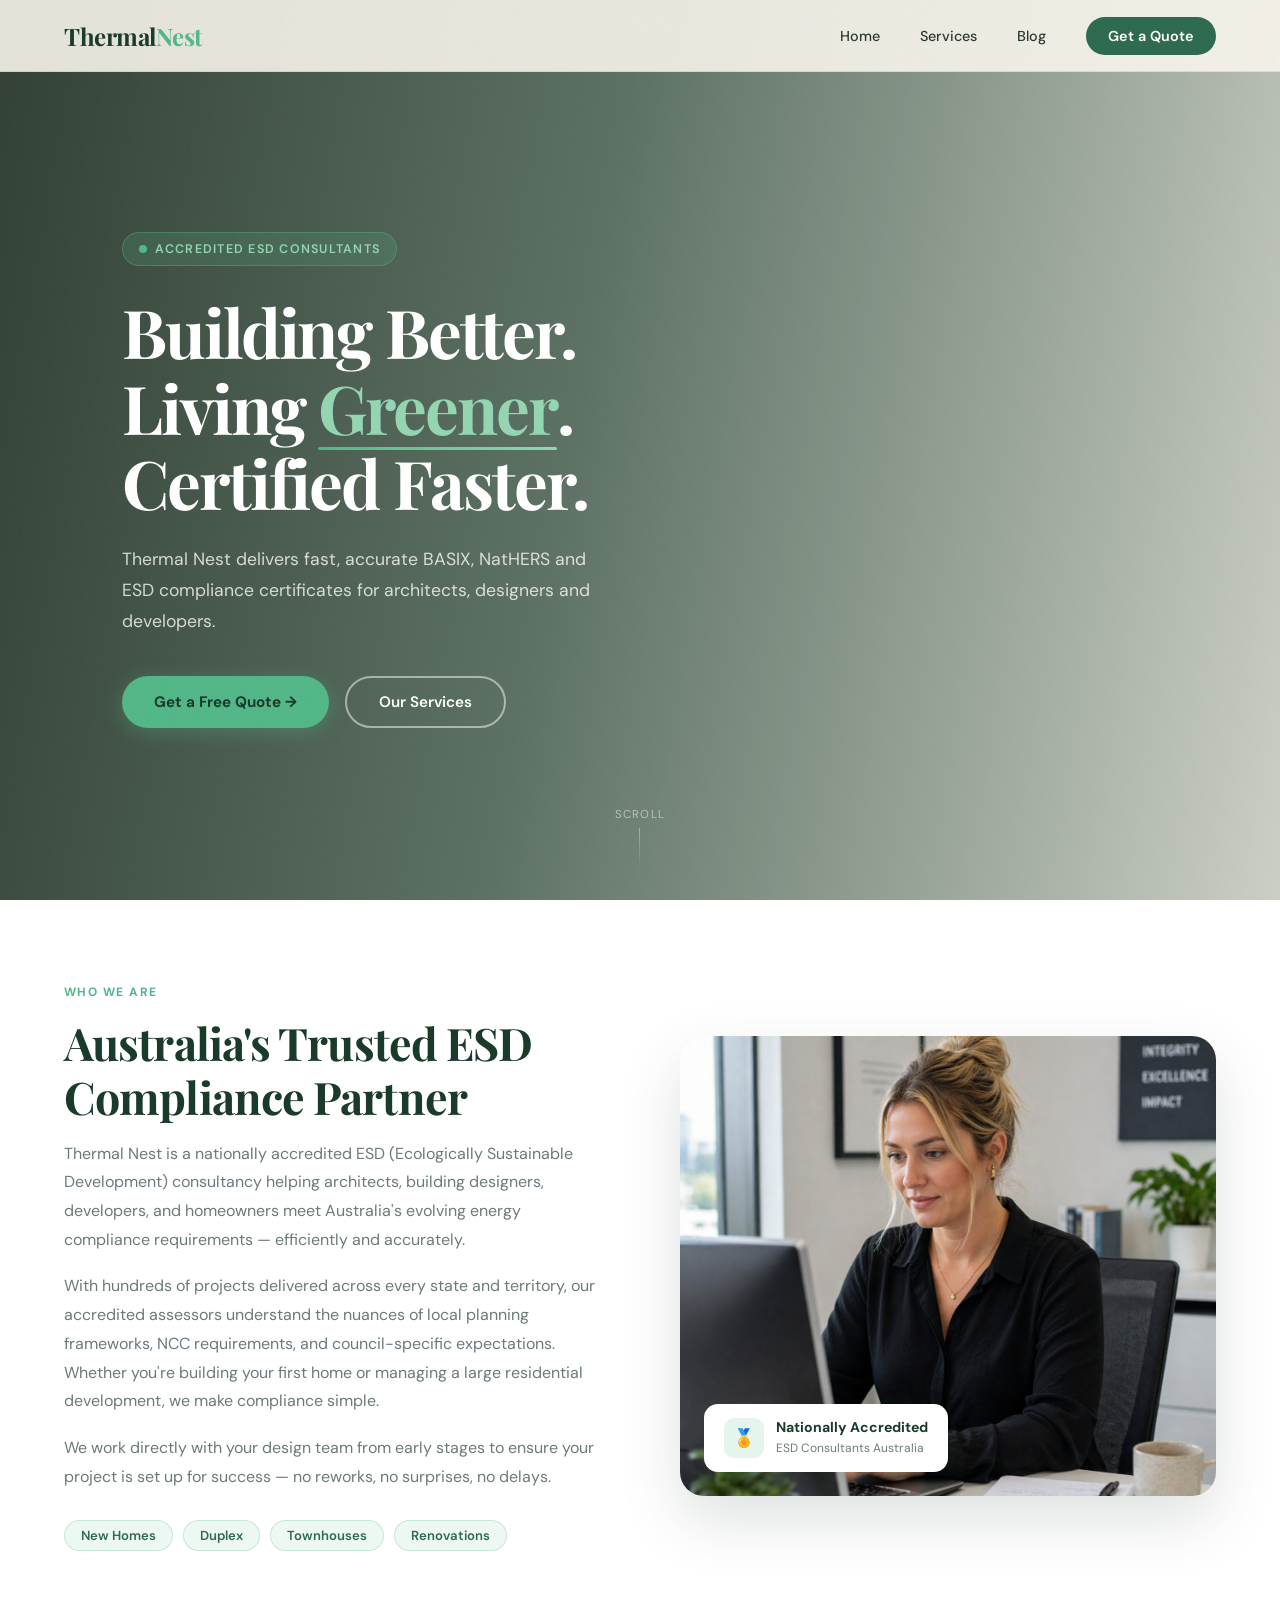
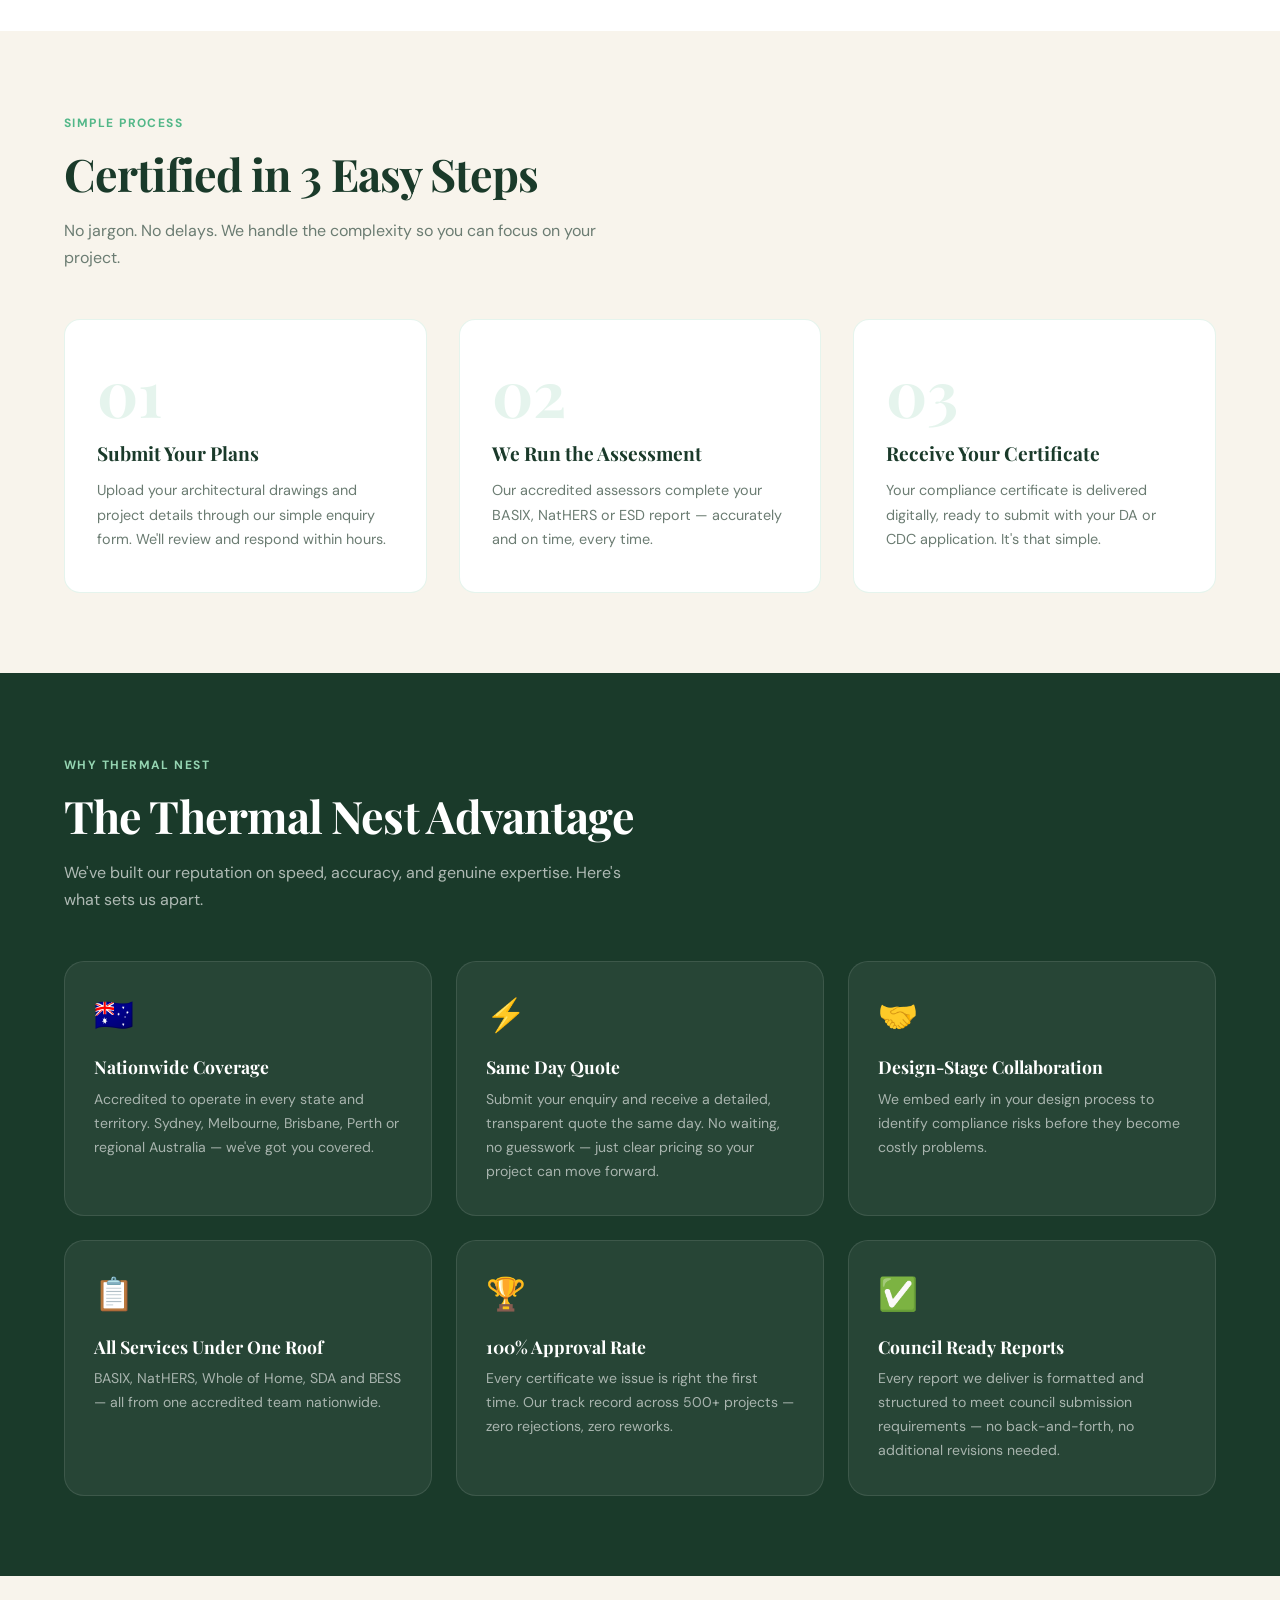
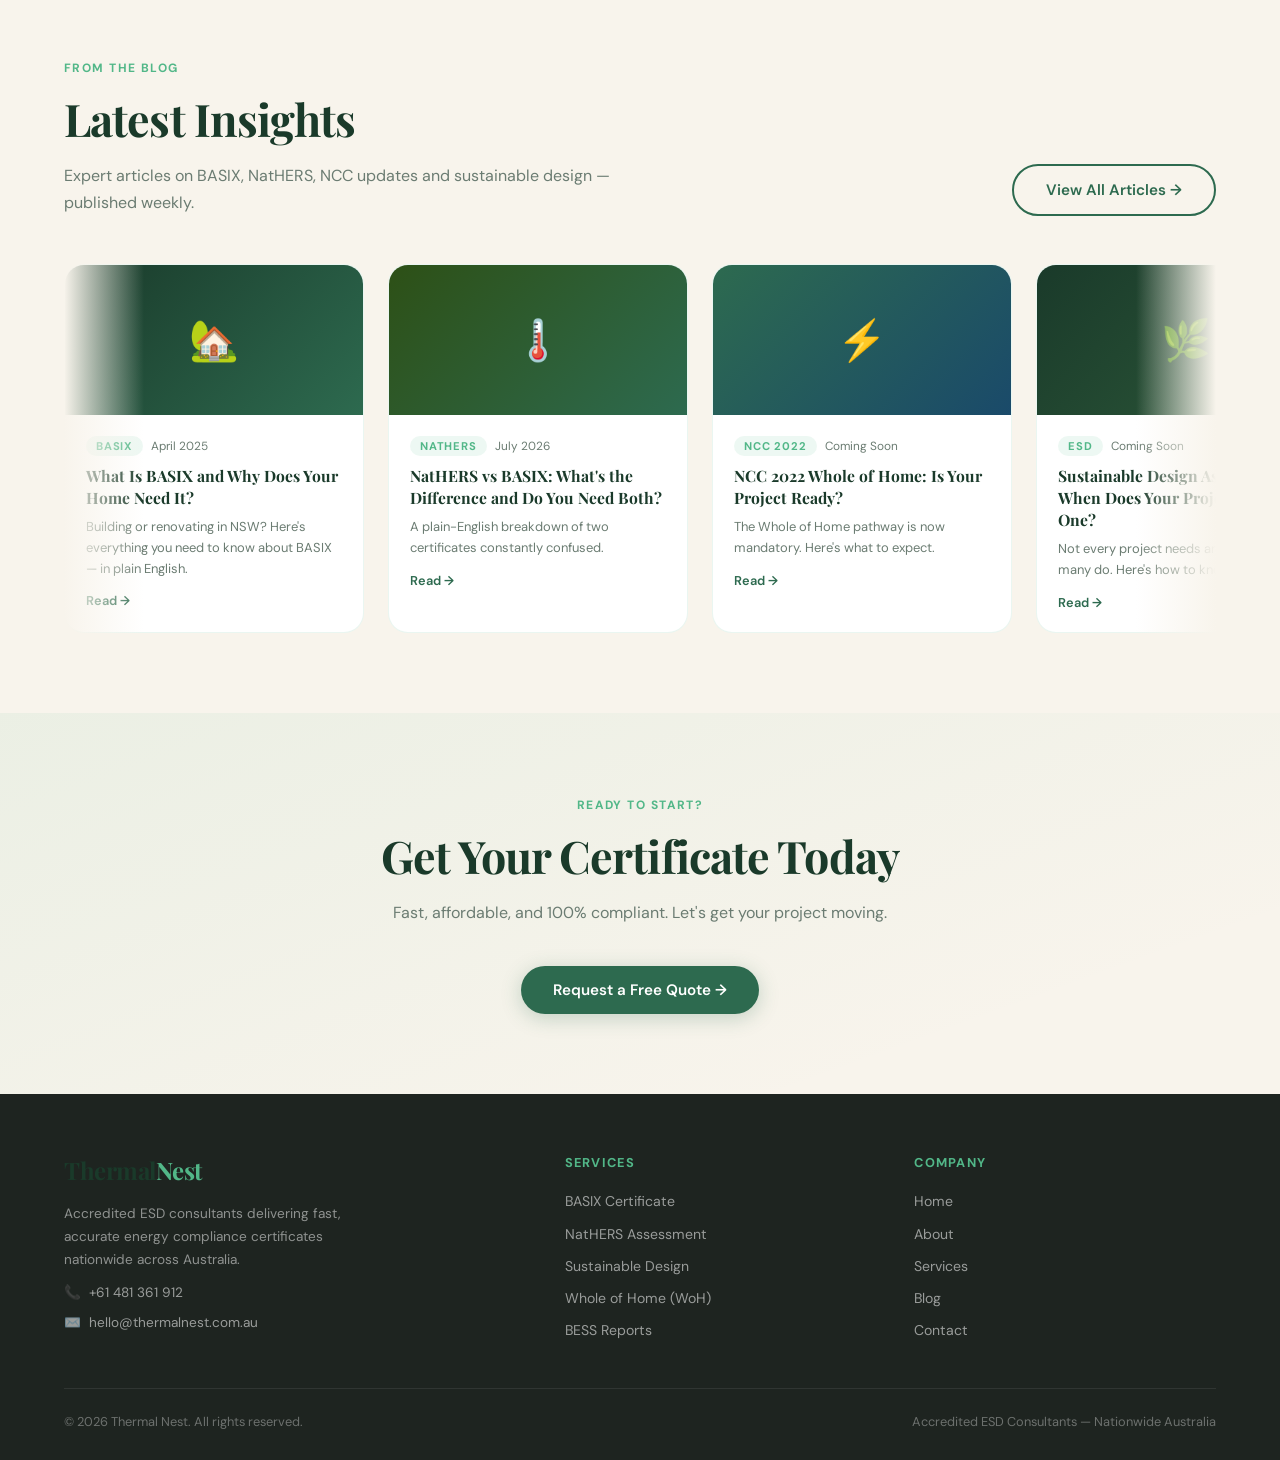
<file: index.html>
<!DOCTYPE html>
<html lang="en">
<head>
  <meta charset="UTF-8" />
  <meta name="viewport" content="width=device-width, initial-scale=1.0" />
  <title>Thermal Nest | Accredited ESD Consultants Australia</title>
  <meta name="description" content="Thermal Nest is an accredited ESD consultancy providing BASIX, NatHERS, Sustainable Design, Whole of Home and BESS assessments nationwide across Australia." />
  <link rel="canonical" href="https://thermalnest.com.au/" />

  <!-- Open Graph -->
  <meta property="og:title" content="Thermal Nest | Accredited ESD Consultants Australia" />
  <meta property="og:description" content="Thermal Nest is an accredited ESD consultancy providing BASIX, NatHERS, Sustainable Design, Whole of Home and BESS assessments nationwide across Australia." />
  <meta property="og:url" content="https://thermalnest.com.au/" />
  <meta property="og:type" content="website" />
  <meta property="og:image" content="https://thermalnest.com.au/office-lady.png" />

  <!-- Twitter Card -->
  <meta name="twitter:card" content="summary_large_image" />
  <meta name="twitter:title" content="Thermal Nest | Accredited ESD Consultants Australia" />
  <meta name="twitter:description" content="Thermal Nest is an accredited ESD consultancy providing BASIX, NatHERS, Sustainable Design, Whole of Home and BESS assessments nationwide across Australia." />

  <!-- Favicon -->
  <link rel="icon" type="image/svg+xml" href="/favicon.svg" />

  <!-- Schema: ProfessionalService -->
  <script type="application/ld+json">
  {
    "@context": "https://schema.org",
    "@type": "ProfessionalService",
    "name": "Thermal Nest",
    "description": "Accredited ESD consultancy providing BASIX, NatHERS, BESS, SDA and Whole of Home assessments across Australia.",
    "url": "https://thermalnest.com.au",
    "email": "hello@thermalnest.com.au",
    "telephone": "+61481361912",
    "areaServed": { "@type": "Country", "name": "Australia" },
    "serviceType": [
      "BASIX Certificate",
      "NatHERS Assessment",
      "Sustainable Design Assessment",
      "Whole of Home Assessment",
      "BESS Assessment"
    ],
    "slogan": "Building Better. Living Greener. Certified Faster."
  }
  </script>

  <link rel="preconnect" href="https://fonts.googleapis.com">
  <link rel="preconnect" href="https://fonts.gstatic.com" crossorigin>
  <link href="https://fonts.googleapis.com/css2?family=Playfair+Display:wght@400;600;700&family=DM+Sans:wght@300;400;500;600&display=swap" rel="stylesheet">
  <style>
    *, *::before, *::after { box-sizing: border-box; margin: 0; padding: 0; }
    :root {
      --forest: #1a3a2a; --leaf: #2d6a4f; --sage: #52b788; --mint: #95d5b2;
      --cream: #f8f4ec; --sand: #e9dcc9; --charcoal: #1e2420;
      --white: #ffffff; --text: #2c3a30; --muted: #6b7c72;
      --font-display: 'Playfair Display', Georgia, serif;
      --font-body: 'DM Sans', sans-serif;
      --radius: 16px;
      --transition: all 0.4s cubic-bezier(0.25, 0.46, 0.45, 0.94);
    }
    html { scroll-behavior: smooth; }
    body { font-family: var(--font-body); color: var(--text); background: var(--cream); overflow-x: hidden; }
    body::before {
      content: ''; position: fixed; inset: 0;
      background-image: url("data:image/svg+xml,%3Csvg viewBox='0 0 256 256' xmlns='http://www.w3.org/2000/svg'%3E%3Cfilter id='noise'%3E%3CfeTurbulence type='fractalNoise' baseFrequency='0.9' numOctaves='4' stitchTiles='stitch'/%3E%3C/filter%3E%3Crect width='100%25' height='100%25' filter='url(%23noise)' opacity='0.04'/%3E%3C/svg%3E");
      pointer-events: none; z-index: 9999; opacity: 0.4;
    }

    /* NAV */
    nav {
      position: fixed; top: 0; left: 0; right: 0; z-index: 1000;
      padding: 0 5%; height: 72px; display: flex; align-items: center; justify-content: space-between;
      background: rgba(248,244,236,0.9); backdrop-filter: blur(16px);
      border-bottom: 1px solid rgba(45,106,79,0.12); transition: var(--transition);
    }
    nav.scrolled { background: rgba(248,244,236,0.97); box-shadow: 0 4px 30px rgba(26,58,42,0.08); }
    .nav-logo { font-family: var(--font-display); font-size: 1.5rem; font-weight: 700; color: var(--forest); text-decoration: none; letter-spacing: -0.02em; }
    .nav-logo span { color: var(--sage); }
    .nav-links { display: flex; gap: 2.5rem; list-style: none; }
    .nav-links a { text-decoration: none; color: var(--text); font-size: 0.9rem; font-weight: 500; position: relative; transition: color 0.3s; }
    .nav-links a::after { content: ''; position: absolute; bottom: -4px; left: 0; width: 0; height: 2px; background: var(--sage); transition: width 0.3s; border-radius: 2px; }
    .nav-links a:hover { color: var(--leaf); }
    .nav-links a:hover::after { width: 100%; }
    .nav-cta { background: var(--leaf); color: var(--white) !important; padding: 10px 22px; border-radius: 100px; font-weight: 600 !important; }
    .nav-cta:hover { background: var(--forest) !important; transform: translateY(-1px); }
    .nav-cta::after { display: none !important; }
    .hamburger { display: none; flex-direction: column; gap: 5px; cursor: pointer; background: none; border: none; padding: 4px; }
    .hamburger span { display: block; width: 24px; height: 2px; background: var(--forest); border-radius: 2px; }

    .page { display: none; }
    .page.active { display: block; }

    /* HERO – full bleed photo */
    .hero { min-height: 100vh; position: relative; display: flex; align-items: center; overflow: hidden; }
    .hero-photo {
      position: absolute; inset: 0;
      background: url('https://images.unsplash.com/photo-1618221195710-dd6b41faaea6?w=1800&q=80') center/cover no-repeat;
    }
    .hero-photo::after {
      content: ''; position: absolute; inset: 0;
      background: linear-gradient(100deg, rgba(15,32,20,0.85) 0%, rgba(26,58,42,0.70) 45%, rgba(26,58,42,0.2) 100%);
    }
    .hero-content { position: relative; z-index: 1; padding: 140px 5% 80px; max-width: 680px; }
    .hero-badge {
      display: inline-flex; align-items: center; gap: 8px;
      background: rgba(82,183,136,0.18); border: 1px solid rgba(82,183,136,0.4);
      color: var(--mint); font-size: 0.78rem; font-weight: 600; letter-spacing: 0.1em; text-transform: uppercase;
      padding: 8px 16px; border-radius: 100px; margin-bottom: 1.8rem;
      opacity: 0; animation: fadeUp 0.6s ease forwards 0.2s;
    }
    .hero-badge::before { content: ''; width: 8px; height: 8px; background: var(--sage); border-radius: 50%; animation: pulse 2s ease infinite; }
    @keyframes pulse { 0%,100%{opacity:1;transform:scale(1)} 50%{opacity:.6;transform:scale(1.3)} }
    .hero h1 {
      font-family: var(--font-display); font-size: clamp(2.6rem, 5.5vw, 4.2rem);
      font-weight: 700; line-height: 1.12; color: var(--white); letter-spacing: -0.03em; margin-bottom: 1.5rem;
      opacity: 0; animation: fadeUp 0.7s ease forwards 0.4s;
    }
    .hero h1 em { font-style: normal; color: var(--mint); position: relative; }
    .hero h1 em::after {
      content: ''; position: absolute; bottom: 2px; left: 0; right: 0; height: 3px;
      background: linear-gradient(90deg, var(--sage), var(--mint)); border-radius: 2px;
      transform: scaleX(0); transform-origin: left; animation: lineReveal 0.6s ease forwards 1.2s;
    }
    @keyframes lineReveal { to { transform: scaleX(1); } }
    .hero p { font-size: 1.1rem; line-height: 1.75; color: rgba(255,255,255,0.78); max-width: 500px; margin-bottom: 2.5rem; opacity: 0; animation: fadeUp 0.7s ease forwards 0.6s; }
    .hero-actions { display: flex; gap: 1rem; flex-wrap: wrap; opacity: 0; animation: fadeUp 0.7s ease forwards 0.8s; }
    .hero-scroll { position: absolute; bottom: 2rem; left: 50%; transform: translateX(-50%); z-index: 1; display: flex; flex-direction: column; align-items: center; gap: 6px; color: rgba(255,255,255,0.5); font-size: 0.72rem; letter-spacing: 0.1em; text-transform: uppercase; opacity: 0; animation: fadeIn 1s ease forwards 1.5s; }
    .hero-scroll-line { width: 1px; height: 40px; background: linear-gradient(to bottom, rgba(255,255,255,0.4), transparent); animation: scrollPulse 2s ease infinite; }
    @keyframes scrollPulse { 0%,100%{opacity:.4} 50%{opacity:1} }

    /* BUTTONS */
    .btn-primary { background: var(--sage); color: var(--forest); border: none; padding: 14px 32px; border-radius: 100px; font-family: var(--font-body); font-size: 0.95rem; font-weight: 700; cursor: pointer; text-decoration: none; display: inline-flex; align-items: center; gap: 8px; transition: var(--transition); box-shadow: 0 4px 20px rgba(82,183,136,0.35); }
    .btn-primary:hover { background: var(--mint); transform: translateY(-2px); }
    .btn-secondary { background: transparent; color: var(--white); border: 2px solid rgba(255,255,255,0.5); padding: 14px 32px; border-radius: 100px; font-family: var(--font-body); font-size: 0.95rem; font-weight: 600; cursor: pointer; text-decoration: none; display: inline-flex; align-items: center; gap: 8px; transition: var(--transition); }
    .btn-secondary:hover { border-color: var(--white); background: rgba(255,255,255,0.1); transform: translateY(-2px); }
    .btn-dark { background: var(--leaf); color: var(--white); border: none; padding: 14px 32px; border-radius: 100px; font-family: var(--font-body); font-size: 0.95rem; font-weight: 600; cursor: pointer; text-decoration: none; display: inline-flex; align-items: center; gap: 8px; transition: var(--transition); box-shadow: 0 4px 20px rgba(45,106,79,0.25); }
    .btn-dark:hover { background: var(--forest); transform: translateY(-2px); }
    .btn-outline-dark { background: transparent; color: var(--leaf); border: 2px solid var(--leaf); padding: 14px 32px; border-radius: 100px; font-family: var(--font-body); font-size: 0.95rem; font-weight: 600; cursor: pointer; text-decoration: none; display: inline-flex; align-items: center; gap: 8px; transition: var(--transition); }
    .btn-outline-dark:hover { background: var(--leaf); color: var(--white); transform: translateY(-2px); }

    /* SECTIONS */
    section { padding: 80px 5%; }
    .section-label { display: inline-block; font-size: 0.75rem; font-weight: 700; letter-spacing: 0.12em; text-transform: uppercase; color: var(--sage); margin-bottom: 1rem; }
    .section-title { font-family: var(--font-display); font-size: clamp(1.8rem, 3.5vw, 2.8rem); font-weight: 700; color: var(--forest); line-height: 1.2; letter-spacing: -0.02em; margin-bottom: 1rem; }
    .section-sub { font-size: 1rem; color: var(--muted); line-height: 1.7; max-width: 560px; }

    /* WHO WE ARE */
    .who-section { padding: 80px 5%; display: grid; grid-template-columns: 1fr 1fr; gap: 5rem; align-items: center; background: var(--white); }
    .who-content p { font-size: 1rem; color: var(--muted); line-height: 1.8; margin-bottom: 1.1rem; }
    .who-pills { display: flex; flex-wrap: wrap; gap: 10px; margin-top: 1.8rem; }
    .who-pill { background: rgba(82,183,136,0.1); color: var(--leaf); border: 1px solid rgba(82,183,136,0.25); font-size: 0.82rem; font-weight: 600; padding: 6px 16px; border-radius: 100px; }
    .who-photo { position: relative; border-radius: 24px; overflow: hidden; height: 460px; box-shadow: 0 24px 60px rgba(26,58,42,0.15); }
    .who-photo img { width: 100%; height: 100%; object-fit: cover; display: block; }
    .who-photo-badge { position: absolute; bottom: 24px; left: 24px; background: var(--white); border-radius: 14px; padding: 14px 20px; box-shadow: 0 8px 24px rgba(26,58,42,0.15); display: flex; align-items: center; gap: 12px; }
    .who-photo-badge-icon { width: 40px; height: 40px; background: rgba(82,183,136,0.15); border-radius: 10px; display: flex; align-items: center; justify-content: center; font-size: 1.1rem; }
    .who-photo-badge strong { display: block; font-size: 0.88rem; color: var(--forest); }
    .who-photo-badge span { font-size: 0.75rem; color: var(--muted); }

    /* HOW IT WORKS */
    .steps-grid { display: grid; grid-template-columns: repeat(3,1fr); gap: 2rem; margin-top: 3rem; }
    .step-card { background: var(--white); border-radius: var(--radius); padding: 2.5rem 2rem; border: 1px solid rgba(82,183,136,0.15); transition: var(--transition); position: relative; overflow: hidden; }
    .step-card:hover { transform: translateY(-6px); box-shadow: 0 20px 40px rgba(26,58,42,0.1); }
    .step-num { font-family: var(--font-display); font-size: 4rem; font-weight: 700; color: rgba(82,183,136,0.15); line-height: 1; margin-bottom: 1rem; }
    .step-card h3 { font-family: var(--font-display); font-size: 1.2rem; color: var(--forest); margin-bottom: 0.75rem; }
    .step-card p { font-size: 0.9rem; color: var(--muted); line-height: 1.7; }

    /* WHY CHOOSE US */
    .why-section { background: var(--forest); padding: 80px 5%; }
    .why-section .section-label { color: var(--mint); }
    .why-section .section-title { color: var(--white); }
    .why-section .section-sub { color: rgba(255,255,255,0.65); }
    .why-grid { display: grid; grid-template-columns: repeat(3,1fr); gap: 1.5rem; margin-top: 3rem; }
    .why-card { background: rgba(255,255,255,0.06); border: 1px solid rgba(255,255,255,0.1); border-radius: 20px; padding: 2rem 1.8rem; transition: var(--transition); }
    .why-card:hover { background: rgba(82,183,136,0.1); border-color: rgba(82,183,136,0.3); transform: translateY(-4px); }
    .why-icon { font-size: 2rem; margin-bottom: 1.2rem; }
    .why-card h3 { font-family: var(--font-display); font-size: 1.1rem; color: var(--white); margin-bottom: 0.6rem; }
    .why-card p { font-size: 0.88rem; color: rgba(255,255,255,0.6); line-height: 1.7; }

    /* BLOG CAROUSEL */
    .blog-carousel-section { padding: 80px 5%; background: var(--cream); }
    .carousel-header { display: flex; justify-content: space-between; align-items: flex-end; flex-wrap: wrap; gap: 1rem; margin-bottom: 3rem; }
    .carousel-track-wrap { overflow: hidden; position: relative; }
    .carousel-track-wrap::before, .carousel-track-wrap::after { content: ''; position: absolute; top: 0; bottom: 0; width: 80px; z-index: 2; pointer-events: none; }
    .carousel-track-wrap::before { left: 0; background: linear-gradient(to right, var(--cream), transparent); }
    .carousel-track-wrap::after { right: 0; background: linear-gradient(to left, var(--cream), transparent); }
    .carousel-track { display: flex; gap: 1.5rem; animation: scrollCarousel 24s linear infinite; width: max-content; }
    .carousel-track:hover { animation-play-state: paused; }
    @keyframes scrollCarousel { 0%{transform:translateX(0)} 100%{transform:translateX(-50%)} }
    .carousel-card { width: 300px; flex-shrink: 0; background: var(--white); border-radius: 20px; overflow: hidden; border: 1px solid rgba(82,183,136,0.12); transition: var(--transition); cursor: pointer; }
    .carousel-card:hover { transform: translateY(-6px); box-shadow: 0 16px 48px rgba(26,58,42,0.12); }
    .carousel-thumb { height: 150px; background: linear-gradient(135deg, var(--forest), var(--leaf)); display: flex; align-items: center; justify-content: center; font-size: 2.5rem; position: relative; overflow: hidden; }
    .carousel-thumb-2 { background: linear-gradient(135deg, #2d5016, var(--leaf)); }
    .carousel-thumb-3 { background: linear-gradient(135deg, var(--leaf), #1a4a6a); }
    .carousel-thumb-4 { background: linear-gradient(135deg, #1a3a2a, #2d5a3a); }
    .carousel-thumb-5 { background: linear-gradient(135deg, #2d4a1a, var(--leaf)); }
    .carousel-body { padding: 1.3rem; }
    .carousel-meta { display: flex; align-items: center; gap: 8px; margin-bottom: 0.6rem; }
    .carousel-cat { font-size: 0.7rem; font-weight: 700; letter-spacing: 0.08em; text-transform: uppercase; color: var(--sage); background: rgba(82,183,136,0.1); padding: 3px 10px; border-radius: 100px; }
    .carousel-date { font-size: 0.74rem; color: var(--muted); }
    .carousel-card h3 { font-family: var(--font-display); font-size: 0.98rem; color: var(--forest); line-height: 1.4; margin-bottom: 0.5rem; }
    .carousel-card p { font-size: 0.81rem; color: var(--muted); line-height: 1.6; }
    .carousel-read { display: inline-flex; align-items: center; gap: 5px; margin-top: 0.8rem; font-size: 0.8rem; font-weight: 600; color: var(--leaf); text-decoration: none; transition: gap 0.2s; }
    .carousel-read:hover { gap: 9px; }

    /* CTA */
    .cta-section { text-align: center; background: linear-gradient(160deg, rgba(82,183,136,0.08) 0%, transparent 80%); }

    /* SERVICES */
    .services-hero { padding: 140px 5% 60px; background: linear-gradient(160deg, var(--forest) 0%, var(--leaf) 100%); position: relative; overflow: hidden; }
    .services-hero::before { content:''; position:absolute; width:600px; height:600px; border-radius:50%; background:rgba(82,183,136,0.1); top:-200px; right:-200px; }
    .services-hero h1 { font-family:var(--font-display); font-size:clamp(2rem,4vw,3rem); color:var(--white); font-weight:700; letter-spacing:-0.02em; position:relative; }
    .services-hero p { color:rgba(255,255,255,0.75); font-size:1.05rem; margin-top:1rem; max-width:500px; line-height:1.7; position:relative; }
    .services-grid { display:grid; grid-template-columns:repeat(2,1fr); gap:1.5rem; margin-top:3rem; }
    .service-card { background:var(--white); border-radius:20px; padding:2.5rem; border:1px solid rgba(82,183,136,0.15); position:relative; overflow:hidden; transition:var(--transition); }
    .service-card:hover { transform:translateY(-4px); box-shadow:0 16px 48px rgba(26,58,42,0.12); border-color:rgba(82,183,136,0.35); }
    .service-card.featured { grid-column:span 2; background:linear-gradient(135deg,var(--forest) 0%,var(--leaf) 100%); }
    .service-icon { width:52px; height:52px; border-radius:14px; display:flex; align-items:center; justify-content:center; font-size:1.4rem; margin-bottom:1.5rem; background:rgba(82,183,136,0.12); }
    .service-card.featured .service-icon { background:rgba(255,255,255,0.15); }
    .service-card h3 { font-family:var(--font-display); font-size:1.25rem; color:var(--forest); margin-bottom:0.75rem; font-weight:600; }
    .service-card.featured h3 { color:var(--white); }
    .service-card p { font-size:0.9rem; color:var(--muted); line-height:1.7; }
    .service-card.featured p { color:rgba(255,255,255,0.8); }
    .service-tag { display:inline-block; margin-top:1.2rem; font-size:0.75rem; font-weight:600; letter-spacing:0.06em; text-transform:uppercase; color:var(--sage); background:rgba(82,183,136,0.1); padding:5px 12px; border-radius:100px; }
    .service-card.featured .service-tag { color:var(--mint); background:rgba(255,255,255,0.12); }
    .service-stripe { position:absolute; bottom:0; right:0; width:80px; height:80px; background:linear-gradient(135deg,transparent 50%,rgba(82,183,136,0.08) 50%); }

    /* BLOG PAGE */
    .blog-hero { padding:140px 5% 60px; background:var(--cream); }
    .blog-grid { display:grid; grid-template-columns:repeat(3,1fr); gap:1.5rem; margin-top:3rem; }
    .blog-card { background:var(--white); border-radius:20px; overflow:hidden; border:1px solid rgba(82,183,136,0.1); transition:var(--transition); }
    .blog-card:hover { transform:translateY(-4px); box-shadow:0 16px 48px rgba(26,58,42,0.1); }
    .blog-thumb { height:180px; background:linear-gradient(135deg,var(--forest),var(--leaf)); display:flex; align-items:center; justify-content:center; font-size:3rem; position:relative; overflow:hidden; }
    .blog-thumb::after { content:''; position:absolute; inset:0; background:linear-gradient(0deg,rgba(26,58,42,0.4) 0%,transparent 60%); }
    .blog-thumb-2 { background:linear-gradient(135deg,#2d5016,var(--leaf)); }
    .blog-thumb-3 { background:linear-gradient(135deg,var(--leaf),#1a4a6a); }
    .blog-body { padding:1.5rem; }
    .blog-meta { display:flex; align-items:center; gap:8px; margin-bottom:0.75rem; }
    .blog-cat { font-size:0.72rem; font-weight:700; letter-spacing:0.08em; text-transform:uppercase; color:var(--sage); background:rgba(82,183,136,0.1); padding:3px 10px; border-radius:100px; }
    .blog-date { font-size:0.78rem; color:var(--muted); }
    .blog-card h3 { font-family:var(--font-display); font-size:1.05rem; color:var(--forest); line-height:1.4; margin-bottom:0.6rem; }
    .blog-card p { font-size:0.85rem; color:var(--muted); line-height:1.65; }
    .blog-read { display:inline-flex; align-items:center; gap:6px; margin-top:1rem; font-size:0.82rem; font-weight:600; color:var(--leaf); text-decoration:none; transition:gap 0.2s; }
    .blog-read:hover { gap:10px; }

    /* CONTACT */
    .contact-layout { padding:140px 5% 80px; display:grid; grid-template-columns:1fr 1.2fr; gap:5rem; align-items:start; }
    .contact-info h1 { font-family:var(--font-display); font-size:clamp(2rem,4vw,3rem); color:var(--forest); font-weight:700; letter-spacing:-0.02em; margin-bottom:1rem; }
    .contact-info p { font-size:1rem; color:var(--muted); line-height:1.75; margin-bottom:2.5rem; }
    .contact-items { display:flex; flex-direction:column; gap:1.2rem; }
    .contact-item { display:flex; align-items:center; gap:1rem; padding:1.2rem 1.5rem; background:var(--white); border-radius:14px; border:1px solid rgba(82,183,136,0.12); }
    .contact-item-icon { width:44px; height:44px; background:rgba(82,183,136,0.12); border-radius:12px; display:flex; align-items:center; justify-content:center; font-size:1.1rem; flex-shrink:0; }
    .contact-item-text strong { display:block; font-size:0.82rem; font-weight:700; text-transform:uppercase; letter-spacing:0.08em; color:var(--muted); margin-bottom:2px; }
    .contact-item-text span { font-size:0.95rem; color:var(--text); font-weight:500; }
    .contact-form { background:var(--white); border-radius:24px; padding:3rem; box-shadow:0 20px 60px rgba(26,58,42,0.08); border:1px solid rgba(82,183,136,0.12); }
    .contact-form h2 { font-family:var(--font-display); font-size:1.6rem; color:var(--forest); margin-bottom:2rem; font-weight:700; }
    .form-row { display:grid; grid-template-columns:1fr 1fr; gap:1rem; }
    .form-group { display:flex; flex-direction:column; gap:6px; margin-bottom:1.2rem; }
    .form-group label { font-size:0.82rem; font-weight:600; color:var(--text); }
    .form-group input, .form-group select, .form-group textarea { font-family:var(--font-body); font-size:0.92rem; color:var(--text); background:var(--cream); border:1.5px solid rgba(82,183,136,0.2); border-radius:10px; padding:12px 16px; transition:border-color 0.3s, box-shadow 0.3s; outline:none; width:100%; }
    .form-group input:focus, .form-group select:focus, .form-group textarea:focus { border-color:var(--sage); box-shadow:0 0 0 3px rgba(82,183,136,0.1); background:var(--white); }
    .form-group textarea { resize:vertical; min-height:120px; }
    .form-submit { width:100%; background:var(--leaf); color:var(--white); border:none; padding:15px; border-radius:12px; font-family:var(--font-body); font-size:1rem; font-weight:600; cursor:pointer; transition:var(--transition); box-shadow:0 4px 20px rgba(45,106,79,0.25); margin-top:0.5rem; }
    .form-submit:hover { background:var(--forest); transform:translateY(-2px); }
    .form-success { display:none; text-align:center; padding:3rem 2rem; }
    .form-success .check { width:64px; height:64px; background:rgba(82,183,136,0.15); border-radius:50%; display:flex; align-items:center; justify-content:center; margin:0 auto 1.5rem; font-size:1.8rem; }
    .form-success h3 { font-family:var(--font-display); font-size:1.4rem; color:var(--forest); margin-bottom:0.5rem; }
    .form-success p { color:var(--muted); font-size:0.9rem; }

    /* FOOTER */
    footer { background:var(--charcoal); padding:60px 5% 30px; }
    .footer-top { display:grid; grid-template-columns:1.5fr 1fr 1fr; gap:3rem; padding-bottom:3rem; border-bottom:1px solid rgba(255,255,255,0.08); }
    .footer-brand p { color:rgba(255,255,255,0.5); font-size:0.85rem; line-height:1.7; margin-top:1rem; max-width:280px; }
    .footer-contact-line { display:flex; align-items:center; gap:8px; margin-top:0.8rem; font-size:0.85rem; color:rgba(255,255,255,0.55); text-decoration:none; transition:color 0.3s; }
    .footer-contact-line:hover { color:var(--mint); }
    .footer-col h4 { font-size:0.8rem; font-weight:700; letter-spacing:0.1em; text-transform:uppercase; color:var(--sage); margin-bottom:1.2rem; }
    .footer-col ul { list-style:none; display:flex; flex-direction:column; gap:0.7rem; }
    .footer-col ul li a { color:rgba(255,255,255,0.55); text-decoration:none; font-size:0.88rem; transition:color 0.3s; }
    .footer-col ul li a:hover { color:var(--mint); }
    .footer-bottom { padding-top:1.5rem; display:flex; justify-content:space-between; align-items:center; }
    .footer-bottom p { color:rgba(255,255,255,0.35); font-size:0.8rem; }

    /* FILE UPLOAD */
    .file-upload-area {
      border: 2px dashed rgba(82,183,136,0.35); border-radius: 12px;
      padding: 1.5rem; text-align: center; cursor: pointer;
      background: rgba(82,183,136,0.04); transition: var(--transition);
    }
    .file-upload-area:hover { border-color: var(--sage); background: rgba(82,183,136,0.08); }
    .file-upload-area.dragover { border-color: var(--leaf); background: rgba(82,183,136,0.12); }
    .file-upload-icon { font-size: 1.6rem; margin-bottom: 6px; }
    .file-upload-text { font-size: 0.88rem; font-weight: 600; color: var(--leaf); }
    .file-upload-sub { font-size: 0.76rem; color: var(--muted); margin-top: 3px; }

    /* ANIMATIONS */
    @keyframes fadeUp { from{opacity:0;transform:translateY(24px)} to{opacity:1;transform:translateY(0)} }
    @keyframes fadeIn { from{opacity:0} to{opacity:1} }
    .reveal { opacity:0; transform:translateY(30px); transition:opacity 0.7s ease, transform 0.7s ease; }
    .reveal.visible { opacity:1; transform:translateY(0); }

    /* RESPONSIVE */
    @media (max-width:900px) {
      .who-section { grid-template-columns:1fr; }
      .who-photo { height:300px; }
      .steps-grid, .why-grid { grid-template-columns:1fr; }
      .services-grid { grid-template-columns:1fr; }
      .service-card.featured { grid-column:span 1; }
      .blog-grid { grid-template-columns:1fr; }
      .contact-layout { grid-template-columns:1fr; gap:2rem; padding-top:100px; }
      .form-row { grid-template-columns:1fr; }
      .footer-top { grid-template-columns:1fr; gap:2rem; }
      .nav-links { display:none; }
      .hamburger { display:flex; }
      .carousel-header { flex-direction:column; align-items:flex-start; }
    }
    @media (max-width:600px) {
      .why-grid { grid-template-columns:1fr; }
    }

    /* --- Added for multi-page templates --- */
    .page-hero { background: var(--forest); padding: 150px 5% 70px; position: relative; overflow: hidden; }
    .page-hero::after { content:''; position:absolute; inset:0; background: radial-gradient(circle at 80% 20%, rgba(82,183,136,0.25), transparent 60%); }
    .page-hero-inner { position: relative; max-width: 900px; }
    .breadcrumb { font-size: 0.82rem; color: var(--mint); margin-bottom: 1rem; opacity:0.85; }
    .breadcrumb a { color: var(--mint); text-decoration: none; }
    .breadcrumb a:hover { text-decoration: underline; }
    .page-hero h1 { font-family: var(--font-display); color: var(--white); font-size: clamp(2rem, 4.5vw, 3.2rem); line-height: 1.15; letter-spacing: -0.02em; margin-bottom: 1rem; }
    .page-hero-lead { color: rgba(255,255,255,0.88); font-size: 1.1rem; max-width: 640px; line-height: 1.6; }
    .page-hero-badges { display:flex; gap:10px; flex-wrap:wrap; margin-top:1.5rem; }
    .page-hero-badges span { background: rgba(82,183,136,0.18); border:1px solid rgba(82,183,136,0.4); color: var(--mint); font-size:0.78rem; font-weight:600; padding:6px 14px; border-radius:100px; }

    .prose-section { padding: 70px 5%; max-width: 880px; margin: 0 auto; }
    .prose-section h2 { font-family: var(--font-display); color: var(--forest); font-size: clamp(1.5rem, 3vw, 2.1rem); margin: 2.2rem 0 1rem; letter-spacing: -0.01em; }
    .prose-section h2:first-child { margin-top: 0; }
    .prose-section h3 { font-family: var(--font-display); color: var(--forest); font-size: 1.25rem; margin: 1.6rem 0 0.6rem; }
    .prose-section p { color: var(--text); line-height: 1.75; margin-bottom: 1.1rem; font-size: 1.02rem; }
    .prose-section ul, .prose-section ol { color: var(--text); line-height: 1.75; margin: 0 0 1.2rem 1.4rem; }
    .prose-section li { margin-bottom: 0.5rem; }
    .prose-section strong { color: var(--forest); }

    .info-band { background: var(--sand); border-radius: var(--radius); padding: 1.6rem 1.8rem; margin: 1.8rem 0; }
    .info-band h3 { margin-top:0 !important; }

    .faq-section { background: var(--cream); padding: 70px 5%; }
    .faq-inner { max-width: 820px; margin: 0 auto; }
    .faq-item { background: var(--white); border-radius: var(--radius); padding: 1.6rem 1.8rem; margin-bottom: 1rem; box-shadow: 0 2px 14px rgba(26,58,42,0.05); }
    .faq-item h3 { font-family: var(--font-display); color: var(--forest); font-size: 1.1rem; margin-bottom: 0.6rem; }
    .faq-item p { color: var(--muted); line-height: 1.7; margin: 0; }

    .cta-band { background: var(--leaf); padding: 70px 5%; text-align: center; }
    .cta-band h2 { font-family: var(--font-display); color: var(--white); font-size: clamp(1.6rem, 3.5vw, 2.4rem); margin-bottom: 1rem; }
    .cta-band p { color: rgba(255,255,255,0.85); margin-bottom: 1.8rem; max-width: 520px; margin-left:auto; margin-right:auto; }

    .related-links { padding: 50px 5% 80px; max-width: 880px; margin: 0 auto; }
    .related-links h3 { font-family: var(--font-display); color: var(--forest); margin-bottom: 1rem; }
    .related-links ul { list-style:none; display:flex; flex-wrap:wrap; gap: 10px; }
    .related-links a { color: var(--leaf); text-decoration:none; font-weight:600; background: var(--sand); padding: 8px 16px; border-radius:100px; font-size:0.9rem; }
    .related-links a:hover { background: var(--mint); }

  </style>

</head>
<body>

<nav id="navbar">
  <a href="/index.html" class="nav-logo">Thermal<span>Nest</span></a>
  <ul class="nav-links">
    <li><a href="/index.html">Home</a></li>
    <li><a href="/services/index.html">Services</a></li>
    <li><a href="/blog/index.html">Blog</a></li>
    <li><a href="/contact.html" class="nav-cta">Get a Quote</a></li>
  </ul>
  <button class="hamburger" onclick="toggleMenu()" aria-label="Menu">
    <span></span><span></span><span></span>
  </button>
</nav>

<main>

  <!-- HERO -->
  <section class="hero">
    <div class="hero-photo"></div>
    <div class="hero-content">
      <div class="hero-badge">Accredited ESD Consultants</div>
      <h1>Building Better.<br>Living <em>Greener</em>.<br>Certified Faster.</h1>
      <p>Thermal Nest delivers fast, accurate BASIX, NatHERS and ESD compliance certificates for architects, designers and developers.</p>
      <div class="hero-actions">
        <a href="/contact.html" class="btn-primary" >Get a Free Quote →</a>
        <a href="/services/index.html" class="btn-secondary">Our Services</a>
      </div>
    </div>
    <div class="hero-scroll"><span>Scroll</span><div class="hero-scroll-line"></div></div>
  </section>

  <!-- WHO WE ARE -->
  <div class="who-section">
    <div class="who-content reveal">
      <span class="section-label">Who We Are</span>
      <h2 class="section-title">Australia's Trusted ESD Compliance Partner</h2>
      <p>Thermal Nest is a nationally accredited ESD (Ecologically Sustainable Development) consultancy helping architects, building designers, developers, and homeowners meet Australia's evolving energy compliance requirements — efficiently and accurately.</p>
      <p>With hundreds of projects delivered across every state and territory, our accredited assessors understand the nuances of local planning frameworks, NCC requirements, and council-specific expectations. Whether you're building your first home or managing a large residential development, we make compliance simple.</p>
      <p>We work directly with your design team from early stages to ensure your project is set up for success — no reworks, no surprises, no delays.</p>
      <div class="who-pills">
        <span class="who-pill">New Homes</span>
        <span class="who-pill">Duplex</span>
        <span class="who-pill">Townhouses</span>
        <span class="who-pill">Renovations</span>
      </div>
    </div>
    <div class="who-photo reveal" style="transition-delay:0.15s">
      <img src="/office-lady.png" alt="ESD consultant working in office" loading="lazy" />
      <div class="who-photo-badge">
        <div class="who-photo-badge-icon">🏅</div>
        <div>
          <strong>Nationally Accredited</strong>
          <span>ESD Consultants Australia</span>
        </div>
      </div>
    </div>
  </div>

  <!-- HOW IT WORKS -->
  <section style="background:var(--cream)">
    <div class="reveal">
      <span class="section-label">Simple Process</span>
      <h2 class="section-title">Certified in 3 Easy Steps</h2>
      <p class="section-sub">No jargon. No delays. We handle the complexity so you can focus on your project.</p>
    </div>
    <div class="steps-grid">
      <div class="step-card reveal" style="transition-delay:0.1s">
        <div class="step-num">01</div>
        <h3>Submit Your Plans</h3>
        <p>Upload your architectural drawings and project details through our simple enquiry form. We'll review and respond within hours.</p>
      </div>
      <div class="step-card reveal" style="transition-delay:0.2s">
        <div class="step-num">02</div>
        <h3>We Run the Assessment</h3>
        <p>Our accredited assessors complete your BASIX, NatHERS or ESD report — accurately and on time, every time.</p>
      </div>
      <div class="step-card reveal" style="transition-delay:0.3s">
        <div class="step-num">03</div>
        <h3>Receive Your Certificate</h3>
        <p>Your compliance certificate is delivered digitally, ready to submit with your DA or CDC application. It's that simple.</p>
      </div>
    </div>
  </section>

  <!-- WHY CHOOSE US -->
  <div class="why-section">
    <div class="reveal">
      <span class="section-label">Why Thermal Nest</span>
      <h2 class="section-title">The Thermal Nest Advantage</h2>
      <p class="section-sub">We've built our reputation on speed, accuracy, and genuine expertise. Here's what sets us apart.</p>
    </div>
    <div class="why-grid">
      <div class="why-card reveal" style="transition-delay:0.1s">
        <div class="why-icon">🇦🇺</div>
        <h3>Nationwide Coverage</h3>
        <p>Accredited to operate in every state and territory. Sydney, Melbourne, Brisbane, Perth or regional Australia — we've got you covered.</p>
      </div>
      <div class="why-card reveal" style="transition-delay:0.15s">
        <div class="why-icon">⚡</div>
        <h3>Same Day Quote</h3>
        <p>Submit your enquiry and receive a detailed, transparent quote the same day. No waiting, no guesswork — just clear pricing so your project can move forward.</p>
      </div>
      <div class="why-card reveal" style="transition-delay:0.2s">
        <div class="why-icon">🤝</div>
        <h3>Design-Stage Collaboration</h3>
        <p>We embed early in your design process to identify compliance risks before they become costly problems.</p>
      </div>
      <div class="why-card reveal" style="transition-delay:0.25s">
        <div class="why-icon">📋</div>
        <h3>All Services Under One Roof</h3>
        <p>BASIX, NatHERS, Whole of Home, SDA and BESS — all from one accredited team nationwide.</p>
      </div>
      <div class="why-card reveal" style="transition-delay:0.3s">
        <div class="why-icon">🏆</div>
        <h3>100% Approval Rate</h3>
        <p>Every certificate we issue is right the first time. Our track record across 500+ projects — zero rejections, zero reworks.</p>
      </div>
      <div class="why-card reveal" style="transition-delay:0.35s">
        <div class="why-icon">✅</div>
        <h3>Council Ready Reports</h3>
        <p>Every report we deliver is formatted and structured to meet council submission requirements — no back-and-forth, no additional revisions needed.</p>
      </div>
    </div>
  </div>

  <!-- BLOG CAROUSEL -->
  <div class="blog-carousel-section">
    <div class="carousel-header reveal">
      <div>
        <span class="section-label">From the Blog</span>
        <h2 class="section-title">Latest Insights</h2>
        <p class="section-sub">Expert articles on BASIX, NatHERS, NCC updates and sustainable design — published weekly.</p>
      </div>
      <a href="/blog/index.html" class="btn-outline-dark"  style="flex-shrink:0">View All Articles →</a>
    </div>
    <div class="carousel-track-wrap">
      <div class="carousel-track">
        <!-- Set 1 -->
        <div class="carousel-card" onclick="window.location.href='/blog/what-is-basix.html'">
          <div class="carousel-thumb">🏡</div>
          <div class="carousel-body">
            <div class="carousel-meta"><span class="carousel-cat">BASIX</span><span class="carousel-date">April 2025</span></div>
            <h3>What Is BASIX and Why Does Your Home Need It?</h3>
            <p>Building or renovating in NSW? Here's everything you need to know about BASIX — in plain English.</p>
            <a href="/blog/what-is-basix.html" class="carousel-read">Read →</a>
          </div>
        </div>
        <div class="carousel-card" onclick="window.location.href='/blog/nathers-vs-basix.html'">
          <div class="carousel-thumb carousel-thumb-2">🌡️</div>
          <div class="carousel-body">
            <div class="carousel-meta"><span class="carousel-cat">NatHERS</span><span class="carousel-date">July 2026</span></div>
            <h3>NatHERS vs BASIX: What's the Difference and Do You Need Both?</h3>
            <p>A plain-English breakdown of two certificates constantly confused.</p>
            <a href="/blog/nathers-vs-basix.html" class="carousel-read" >Read →</a>
          </div>
        </div>
        <div class="carousel-card" onclick="window.location.href='/blog/index.html'">
          <div class="carousel-thumb carousel-thumb-3">⚡</div>
          <div class="carousel-body">
            <div class="carousel-meta"><span class="carousel-cat">NCC 2022</span><span class="carousel-date">Coming Soon</span></div>
            <h3>NCC 2022 Whole of Home: Is Your Project Ready?</h3>
            <p>The Whole of Home pathway is now mandatory. Here's what to expect.</p>
            <a href="/blog/index.html" class="carousel-read" >Read →</a>
          </div>
        </div>
        <div class="carousel-card" onclick="window.location.href='/blog/index.html'">
          <div class="carousel-thumb carousel-thumb-4">🌿</div>
          <div class="carousel-body">
            <div class="carousel-meta"><span class="carousel-cat">ESD</span><span class="carousel-date">Coming Soon</span></div>
            <h3>Sustainable Design Assessments: When Does Your Project Need One?</h3>
            <p>Not every project needs an SDA — but many do. Here's how to know.</p>
            <a href="/blog/index.html" class="carousel-read" >Read →</a>
          </div>
        </div>
        <div class="carousel-card" onclick="window.location.href='/blog/index.html'">
          <div class="carousel-thumb carousel-thumb-5">🏢</div>
          <div class="carousel-body">
            <div class="carousel-meta"><span class="carousel-cat">BESS</span><span class="carousel-date">Coming Soon</span></div>
            <h3>BESS Reports Explained: A Developer's Guide to Getting It Right</h3>
            <p>Everything you need to know before your BESS assessment.</p>
            <a href="/blog/index.html" class="carousel-read" >Read →</a>
          </div>
        </div>
        <!-- Set 2 (duplicate for seamless loop) -->
        <div class="carousel-card" onclick="window.location.href='/blog/what-is-basix.html'">
          <div class="carousel-thumb">🏡</div>
          <div class="carousel-body">
            <div class="carousel-meta"><span class="carousel-cat">BASIX</span><span class="carousel-date">April 2025</span></div>
            <h3>What Is BASIX and Why Does Your Home Need It?</h3>
            <p>Building or renovating in NSW? Here's everything you need to know about BASIX — in plain English.</p>
            <a href="/blog/what-is-basix.html" class="carousel-read">Read →</a>
          </div>
        </div>
        <div class="carousel-card" onclick="window.location.href='/blog/nathers-vs-basix.html'">
          <div class="carousel-thumb carousel-thumb-2">🌡️</div>
          <div class="carousel-body">
            <div class="carousel-meta"><span class="carousel-cat">NatHERS</span><span class="carousel-date">July 2026</span></div>
            <h3>NatHERS vs BASIX: What's the Difference and Do You Need Both?</h3>
            <p>A plain-English breakdown of two certificates constantly confused.</p>
            <a href="/blog/nathers-vs-basix.html" class="carousel-read" >Read →</a>
          </div>
        </div>
        <div class="carousel-card" onclick="window.location.href='/blog/index.html'">
          <div class="carousel-thumb carousel-thumb-3">⚡</div>
          <div class="carousel-body">
            <div class="carousel-meta"><span class="carousel-cat">NCC 2022</span><span class="carousel-date">Coming Soon</span></div>
            <h3>NCC 2022 Whole of Home: Is Your Project Ready?</h3>
            <p>The Whole of Home pathway is now mandatory. Here's what to expect.</p>
            <a href="/blog/index.html" class="carousel-read" >Read →</a>
          </div>
        </div>
        <div class="carousel-card" onclick="window.location.href='/blog/index.html'">
          <div class="carousel-thumb carousel-thumb-4">🌿</div>
          <div class="carousel-body">
            <div class="carousel-meta"><span class="carousel-cat">ESD</span><span class="carousel-date">Coming Soon</span></div>
            <h3>Sustainable Design Assessments: When Does Your Project Need One?</h3>
            <p>Not every project needs an SDA — but many do. Here's how to know.</p>
            <a href="/blog/index.html" class="carousel-read" >Read →</a>
          </div>
        </div>
        <div class="carousel-card" onclick="window.location.href='/blog/index.html'">
          <div class="carousel-thumb carousel-thumb-5">🏢</div>
          <div class="carousel-body">
            <div class="carousel-meta"><span class="carousel-cat">BESS</span><span class="carousel-date">Coming Soon</span></div>
            <h3>BESS Reports Explained: A Developer's Guide to Getting It Right</h3>
            <p>Everything you need to know before your BESS assessment.</p>
            <a href="/blog/index.html" class="carousel-read" >Read →</a>
          </div>
        </div>
      </div>
    </div>
  </div>

  <!-- CTA -->
  <section class="cta-section">
    <div class="reveal">
      <span class="section-label">Ready to Start?</span>
      <h2 class="section-title">Get Your Certificate Today</h2>
      <p class="section-sub" style="margin:0 auto 2.5rem">Fast, affordable, and 100% compliant. Let's get your project moving.</p>
      <a href="/contact.html" class="btn-dark" >Request a Free Quote →</a>
    </div>
  </section>




</main>

<footer>
  <div class="footer-top">
    <div class="footer-brand">
      <a href="/index.html" class="nav-logo">Thermal<span style="color:var(--sage)">Nest</span></a>
      <p>Accredited ESD consultants delivering fast, accurate energy compliance certificates nationwide across Australia.</p>
      <a href="tel:+61481361912" class="footer-contact-line">📞 &nbsp;+61 481 361 912</a>
      <a href="mailto:hello@thermalnest.com.au" class="footer-contact-line">✉️ &nbsp;hello@thermalnest.com.au</a>
    </div>
    <div class="footer-col">
      <h4>Services</h4>
      <ul>
        <li><a href="/services/basix-certificate.html">BASIX Certificate</a></li>
        <li><a href="/services/nathers-assessment.html">NatHERS Assessment</a></li>
        <li><a href="/services/sustainable-design-assessment.html">Sustainable Design</a></li>
        <li><a href="/services/whole-of-home-assessment.html">Whole of Home (WoH)</a></li>
        <li><a href="/services/bess-assessment.html">BESS Reports</a></li>
      </ul>
    </div>
    <div class="footer-col">
      <h4>Company</h4>
      <ul>
        <li><a href="/index.html">Home</a></li>
        <li><a href="/about.html">About</a></li>
        <li><a href="/services/index.html">Services</a></li>
        <li><a href="/blog/index.html">Blog</a></li>
        <li><a href="/contact.html">Contact</a></li>
      </ul>
    </div>
  </div>
  <div class="footer-bottom">
    <p>© 2026 Thermal Nest. All rights reserved.</p>
    <p>Accredited ESD Consultants — Nationwide Australia</p>
  </div>
</footer>


<script>
  window.addEventListener('scroll', () => {
    const nav = document.getElementById('navbar');
    if (nav) nav.classList.toggle('scrolled', window.scrollY > 30);
  });
  let menuOpen = false;
  function toggleMenu() {
    menuOpen = !menuOpen;
    const links = document.querySelector('.nav-links');
    links.style.cssText = menuOpen
      ? 'display:flex;flex-direction:column;position:absolute;top:72px;left:0;right:0;background:rgba(248,244,236,0.98);padding:1.5rem 5%;backdrop-filter:blur(16px);border-bottom:1px solid rgba(82,183,136,0.15);gap:1rem;'
      : 'display:none';
  }
  function initReveal() {
    const obs = new IntersectionObserver(entries => {
      entries.forEach(e => { if (e.isIntersecting) e.target.classList.add('visible'); });
    }, { threshold: 0.08 });
    document.querySelectorAll('.reveal').forEach(el => { el.classList.remove('visible'); obs.observe(el); });
  }
  document.addEventListener('DOMContentLoaded', initReveal);
</script>

</body>
</html>
</file>
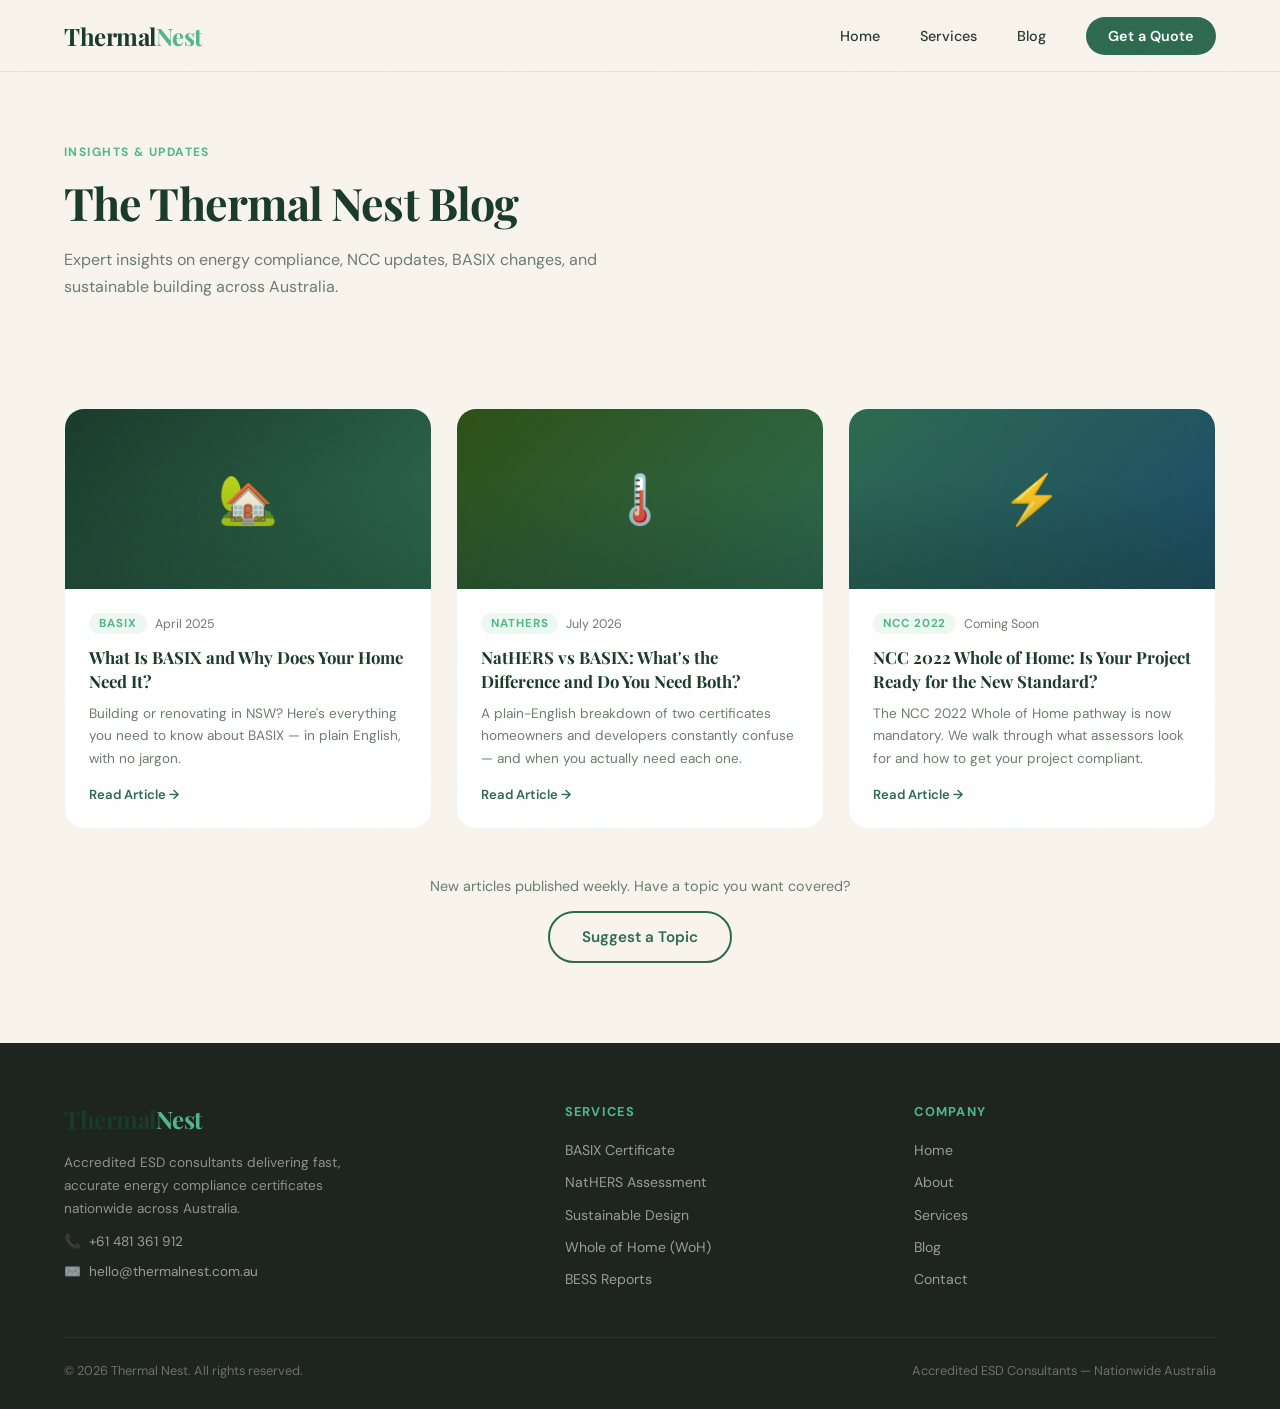
<file: blog/index.html>
<!DOCTYPE html>
<html lang="en">
<head>
  <meta charset="UTF-8" />
  <meta name="viewport" content="width=device-width, initial-scale=1.0" />
  <title>Blog | Thermal Nest — ESD & Compliance Insights</title>
  <meta name="description" content="Expert articles on BASIX, NatHERS, NCC updates and sustainable design from Thermal Nest's accredited ESD consultants." />
  <link rel="canonical" href="https://thermalnest.com.au/blog/index.html" />

  <!-- Open Graph -->
  <meta property="og:title" content="Blog | Thermal Nest — ESD & Compliance Insights" />
  <meta property="og:description" content="Expert articles on BASIX, NatHERS, NCC updates and sustainable design from Thermal Nest's accredited ESD consultants." />
  <meta property="og:url" content="https://thermalnest.com.au/blog/index.html" />
  <meta property="og:type" content="website" />
  <meta property="og:image" content="https://thermalnest.com.au/office-lady.png" />

  <!-- Twitter Card -->
  <meta name="twitter:card" content="summary_large_image" />
  <meta name="twitter:title" content="Blog | Thermal Nest — ESD & Compliance Insights" />
  <meta name="twitter:description" content="Expert articles on BASIX, NatHERS, NCC updates and sustainable design from Thermal Nest's accredited ESD consultants." />

  <!-- Favicon -->
  <link rel="icon" type="image/svg+xml" href="/favicon.svg" />


  <link rel="preconnect" href="https://fonts.googleapis.com">
  <link rel="preconnect" href="https://fonts.gstatic.com" crossorigin>
  <link href="https://fonts.googleapis.com/css2?family=Playfair+Display:wght@400;600;700&family=DM+Sans:wght@300;400;500;600&display=swap" rel="stylesheet">
  <style>
    *, *::before, *::after { box-sizing: border-box; margin: 0; padding: 0; }
    :root {
      --forest: #1a3a2a; --leaf: #2d6a4f; --sage: #52b788; --mint: #95d5b2;
      --cream: #f8f4ec; --sand: #e9dcc9; --charcoal: #1e2420;
      --white: #ffffff; --text: #2c3a30; --muted: #6b7c72;
      --font-display: 'Playfair Display', Georgia, serif;
      --font-body: 'DM Sans', sans-serif;
      --radius: 16px;
      --transition: all 0.4s cubic-bezier(0.25, 0.46, 0.45, 0.94);
    }
    html { scroll-behavior: smooth; }
    body { font-family: var(--font-body); color: var(--text); background: var(--cream); overflow-x: hidden; }
    body::before {
      content: ''; position: fixed; inset: 0;
      background-image: url("data:image/svg+xml,%3Csvg viewBox='0 0 256 256' xmlns='http://www.w3.org/2000/svg'%3E%3Cfilter id='noise'%3E%3CfeTurbulence type='fractalNoise' baseFrequency='0.9' numOctaves='4' stitchTiles='stitch'/%3E%3C/filter%3E%3Crect width='100%25' height='100%25' filter='url(%23noise)' opacity='0.04'/%3E%3C/svg%3E");
      pointer-events: none; z-index: 9999; opacity: 0.4;
    }

    /* NAV */
    nav {
      position: fixed; top: 0; left: 0; right: 0; z-index: 1000;
      padding: 0 5%; height: 72px; display: flex; align-items: center; justify-content: space-between;
      background: rgba(248,244,236,0.9); backdrop-filter: blur(16px);
      border-bottom: 1px solid rgba(45,106,79,0.12); transition: var(--transition);
    }
    nav.scrolled { background: rgba(248,244,236,0.97); box-shadow: 0 4px 30px rgba(26,58,42,0.08); }
    .nav-logo { font-family: var(--font-display); font-size: 1.5rem; font-weight: 700; color: var(--forest); text-decoration: none; letter-spacing: -0.02em; }
    .nav-logo span { color: var(--sage); }
    .nav-links { display: flex; gap: 2.5rem; list-style: none; }
    .nav-links a { text-decoration: none; color: var(--text); font-size: 0.9rem; font-weight: 500; position: relative; transition: color 0.3s; }
    .nav-links a::after { content: ''; position: absolute; bottom: -4px; left: 0; width: 0; height: 2px; background: var(--sage); transition: width 0.3s; border-radius: 2px; }
    .nav-links a:hover { color: var(--leaf); }
    .nav-links a:hover::after { width: 100%; }
    .nav-cta { background: var(--leaf); color: var(--white) !important; padding: 10px 22px; border-radius: 100px; font-weight: 600 !important; }
    .nav-cta:hover { background: var(--forest) !important; transform: translateY(-1px); }
    .nav-cta::after { display: none !important; }
    .hamburger { display: none; flex-direction: column; gap: 5px; cursor: pointer; background: none; border: none; padding: 4px; }
    .hamburger span { display: block; width: 24px; height: 2px; background: var(--forest); border-radius: 2px; }

    .page { display: none; }
    .page.active { display: block; }

    /* HERO – full bleed photo */
    .hero { min-height: 100vh; position: relative; display: flex; align-items: center; overflow: hidden; }
    .hero-photo {
      position: absolute; inset: 0;
      background: url('https://images.unsplash.com/photo-1618221195710-dd6b41faaea6?w=1800&q=80') center/cover no-repeat;
    }
    .hero-photo::after {
      content: ''; position: absolute; inset: 0;
      background: linear-gradient(100deg, rgba(15,32,20,0.85) 0%, rgba(26,58,42,0.70) 45%, rgba(26,58,42,0.2) 100%);
    }
    .hero-content { position: relative; z-index: 1; padding: 140px 5% 80px; max-width: 680px; }
    .hero-badge {
      display: inline-flex; align-items: center; gap: 8px;
      background: rgba(82,183,136,0.18); border: 1px solid rgba(82,183,136,0.4);
      color: var(--mint); font-size: 0.78rem; font-weight: 600; letter-spacing: 0.1em; text-transform: uppercase;
      padding: 8px 16px; border-radius: 100px; margin-bottom: 1.8rem;
      opacity: 0; animation: fadeUp 0.6s ease forwards 0.2s;
    }
    .hero-badge::before { content: ''; width: 8px; height: 8px; background: var(--sage); border-radius: 50%; animation: pulse 2s ease infinite; }
    @keyframes pulse { 0%,100%{opacity:1;transform:scale(1)} 50%{opacity:.6;transform:scale(1.3)} }
    .hero h1 {
      font-family: var(--font-display); font-size: clamp(2.6rem, 5.5vw, 4.2rem);
      font-weight: 700; line-height: 1.12; color: var(--white); letter-spacing: -0.03em; margin-bottom: 1.5rem;
      opacity: 0; animation: fadeUp 0.7s ease forwards 0.4s;
    }
    .hero h1 em { font-style: normal; color: var(--mint); position: relative; }
    .hero h1 em::after {
      content: ''; position: absolute; bottom: 2px; left: 0; right: 0; height: 3px;
      background: linear-gradient(90deg, var(--sage), var(--mint)); border-radius: 2px;
      transform: scaleX(0); transform-origin: left; animation: lineReveal 0.6s ease forwards 1.2s;
    }
    @keyframes lineReveal { to { transform: scaleX(1); } }
    .hero p { font-size: 1.1rem; line-height: 1.75; color: rgba(255,255,255,0.78); max-width: 500px; margin-bottom: 2.5rem; opacity: 0; animation: fadeUp 0.7s ease forwards 0.6s; }
    .hero-actions { display: flex; gap: 1rem; flex-wrap: wrap; opacity: 0; animation: fadeUp 0.7s ease forwards 0.8s; }
    .hero-scroll { position: absolute; bottom: 2rem; left: 50%; transform: translateX(-50%); z-index: 1; display: flex; flex-direction: column; align-items: center; gap: 6px; color: rgba(255,255,255,0.5); font-size: 0.72rem; letter-spacing: 0.1em; text-transform: uppercase; opacity: 0; animation: fadeIn 1s ease forwards 1.5s; }
    .hero-scroll-line { width: 1px; height: 40px; background: linear-gradient(to bottom, rgba(255,255,255,0.4), transparent); animation: scrollPulse 2s ease infinite; }
    @keyframes scrollPulse { 0%,100%{opacity:.4} 50%{opacity:1} }

    /* BUTTONS */
    .btn-primary { background: var(--sage); color: var(--forest); border: none; padding: 14px 32px; border-radius: 100px; font-family: var(--font-body); font-size: 0.95rem; font-weight: 700; cursor: pointer; text-decoration: none; display: inline-flex; align-items: center; gap: 8px; transition: var(--transition); box-shadow: 0 4px 20px rgba(82,183,136,0.35); }
    .btn-primary:hover { background: var(--mint); transform: translateY(-2px); }
    .btn-secondary { background: transparent; color: var(--white); border: 2px solid rgba(255,255,255,0.5); padding: 14px 32px; border-radius: 100px; font-family: var(--font-body); font-size: 0.95rem; font-weight: 600; cursor: pointer; text-decoration: none; display: inline-flex; align-items: center; gap: 8px; transition: var(--transition); }
    .btn-secondary:hover { border-color: var(--white); background: rgba(255,255,255,0.1); transform: translateY(-2px); }
    .btn-dark { background: var(--leaf); color: var(--white); border: none; padding: 14px 32px; border-radius: 100px; font-family: var(--font-body); font-size: 0.95rem; font-weight: 600; cursor: pointer; text-decoration: none; display: inline-flex; align-items: center; gap: 8px; transition: var(--transition); box-shadow: 0 4px 20px rgba(45,106,79,0.25); }
    .btn-dark:hover { background: var(--forest); transform: translateY(-2px); }
    .btn-outline-dark { background: transparent; color: var(--leaf); border: 2px solid var(--leaf); padding: 14px 32px; border-radius: 100px; font-family: var(--font-body); font-size: 0.95rem; font-weight: 600; cursor: pointer; text-decoration: none; display: inline-flex; align-items: center; gap: 8px; transition: var(--transition); }
    .btn-outline-dark:hover { background: var(--leaf); color: var(--white); transform: translateY(-2px); }

    /* SECTIONS */
    section { padding: 80px 5%; }
    .section-label { display: inline-block; font-size: 0.75rem; font-weight: 700; letter-spacing: 0.12em; text-transform: uppercase; color: var(--sage); margin-bottom: 1rem; }
    .section-title { font-family: var(--font-display); font-size: clamp(1.8rem, 3.5vw, 2.8rem); font-weight: 700; color: var(--forest); line-height: 1.2; letter-spacing: -0.02em; margin-bottom: 1rem; }
    .section-sub { font-size: 1rem; color: var(--muted); line-height: 1.7; max-width: 560px; }

    /* WHO WE ARE */
    .who-section { padding: 80px 5%; display: grid; grid-template-columns: 1fr 1fr; gap: 5rem; align-items: center; background: var(--white); }
    .who-content p { font-size: 1rem; color: var(--muted); line-height: 1.8; margin-bottom: 1.1rem; }
    .who-pills { display: flex; flex-wrap: wrap; gap: 10px; margin-top: 1.8rem; }
    .who-pill { background: rgba(82,183,136,0.1); color: var(--leaf); border: 1px solid rgba(82,183,136,0.25); font-size: 0.82rem; font-weight: 600; padding: 6px 16px; border-radius: 100px; }
    .who-photo { position: relative; border-radius: 24px; overflow: hidden; height: 460px; box-shadow: 0 24px 60px rgba(26,58,42,0.15); }
    .who-photo img { width: 100%; height: 100%; object-fit: cover; display: block; }
    .who-photo-badge { position: absolute; bottom: 24px; left: 24px; background: var(--white); border-radius: 14px; padding: 14px 20px; box-shadow: 0 8px 24px rgba(26,58,42,0.15); display: flex; align-items: center; gap: 12px; }
    .who-photo-badge-icon { width: 40px; height: 40px; background: rgba(82,183,136,0.15); border-radius: 10px; display: flex; align-items: center; justify-content: center; font-size: 1.1rem; }
    .who-photo-badge strong { display: block; font-size: 0.88rem; color: var(--forest); }
    .who-photo-badge span { font-size: 0.75rem; color: var(--muted); }

    /* HOW IT WORKS */
    .steps-grid { display: grid; grid-template-columns: repeat(3,1fr); gap: 2rem; margin-top: 3rem; }
    .step-card { background: var(--white); border-radius: var(--radius); padding: 2.5rem 2rem; border: 1px solid rgba(82,183,136,0.15); transition: var(--transition); position: relative; overflow: hidden; }
    .step-card:hover { transform: translateY(-6px); box-shadow: 0 20px 40px rgba(26,58,42,0.1); }
    .step-num { font-family: var(--font-display); font-size: 4rem; font-weight: 700; color: rgba(82,183,136,0.15); line-height: 1; margin-bottom: 1rem; }
    .step-card h3 { font-family: var(--font-display); font-size: 1.2rem; color: var(--forest); margin-bottom: 0.75rem; }
    .step-card p { font-size: 0.9rem; color: var(--muted); line-height: 1.7; }

    /* WHY CHOOSE US */
    .why-section { background: var(--forest); padding: 80px 5%; }
    .why-section .section-label { color: var(--mint); }
    .why-section .section-title { color: var(--white); }
    .why-section .section-sub { color: rgba(255,255,255,0.65); }
    .why-grid { display: grid; grid-template-columns: repeat(3,1fr); gap: 1.5rem; margin-top: 3rem; }
    .why-card { background: rgba(255,255,255,0.06); border: 1px solid rgba(255,255,255,0.1); border-radius: 20px; padding: 2rem 1.8rem; transition: var(--transition); }
    .why-card:hover { background: rgba(82,183,136,0.1); border-color: rgba(82,183,136,0.3); transform: translateY(-4px); }
    .why-icon { font-size: 2rem; margin-bottom: 1.2rem; }
    .why-card h3 { font-family: var(--font-display); font-size: 1.1rem; color: var(--white); margin-bottom: 0.6rem; }
    .why-card p { font-size: 0.88rem; color: rgba(255,255,255,0.6); line-height: 1.7; }

    /* BLOG CAROUSEL */
    .blog-carousel-section { padding: 80px 5%; background: var(--cream); }
    .carousel-header { display: flex; justify-content: space-between; align-items: flex-end; flex-wrap: wrap; gap: 1rem; margin-bottom: 3rem; }
    .carousel-track-wrap { overflow: hidden; position: relative; }
    .carousel-track-wrap::before, .carousel-track-wrap::after { content: ''; position: absolute; top: 0; bottom: 0; width: 80px; z-index: 2; pointer-events: none; }
    .carousel-track-wrap::before { left: 0; background: linear-gradient(to right, var(--cream), transparent); }
    .carousel-track-wrap::after { right: 0; background: linear-gradient(to left, var(--cream), transparent); }
    .carousel-track { display: flex; gap: 1.5rem; animation: scrollCarousel 24s linear infinite; width: max-content; }
    .carousel-track:hover { animation-play-state: paused; }
    @keyframes scrollCarousel { 0%{transform:translateX(0)} 100%{transform:translateX(-50%)} }
    .carousel-card { width: 300px; flex-shrink: 0; background: var(--white); border-radius: 20px; overflow: hidden; border: 1px solid rgba(82,183,136,0.12); transition: var(--transition); cursor: pointer; }
    .carousel-card:hover { transform: translateY(-6px); box-shadow: 0 16px 48px rgba(26,58,42,0.12); }
    .carousel-thumb { height: 150px; background: linear-gradient(135deg, var(--forest), var(--leaf)); display: flex; align-items: center; justify-content: center; font-size: 2.5rem; position: relative; overflow: hidden; }
    .carousel-thumb-2 { background: linear-gradient(135deg, #2d5016, var(--leaf)); }
    .carousel-thumb-3 { background: linear-gradient(135deg, var(--leaf), #1a4a6a); }
    .carousel-thumb-4 { background: linear-gradient(135deg, #1a3a2a, #2d5a3a); }
    .carousel-thumb-5 { background: linear-gradient(135deg, #2d4a1a, var(--leaf)); }
    .carousel-body { padding: 1.3rem; }
    .carousel-meta { display: flex; align-items: center; gap: 8px; margin-bottom: 0.6rem; }
    .carousel-cat { font-size: 0.7rem; font-weight: 700; letter-spacing: 0.08em; text-transform: uppercase; color: var(--sage); background: rgba(82,183,136,0.1); padding: 3px 10px; border-radius: 100px; }
    .carousel-date { font-size: 0.74rem; color: var(--muted); }
    .carousel-card h3 { font-family: var(--font-display); font-size: 0.98rem; color: var(--forest); line-height: 1.4; margin-bottom: 0.5rem; }
    .carousel-card p { font-size: 0.81rem; color: var(--muted); line-height: 1.6; }
    .carousel-read { display: inline-flex; align-items: center; gap: 5px; margin-top: 0.8rem; font-size: 0.8rem; font-weight: 600; color: var(--leaf); text-decoration: none; transition: gap 0.2s; }
    .carousel-read:hover { gap: 9px; }

    /* CTA */
    .cta-section { text-align: center; background: linear-gradient(160deg, rgba(82,183,136,0.08) 0%, transparent 80%); }

    /* SERVICES */
    .services-hero { padding: 140px 5% 60px; background: linear-gradient(160deg, var(--forest) 0%, var(--leaf) 100%); position: relative; overflow: hidden; }
    .services-hero::before { content:''; position:absolute; width:600px; height:600px; border-radius:50%; background:rgba(82,183,136,0.1); top:-200px; right:-200px; }
    .services-hero h1 { font-family:var(--font-display); font-size:clamp(2rem,4vw,3rem); color:var(--white); font-weight:700; letter-spacing:-0.02em; position:relative; }
    .services-hero p { color:rgba(255,255,255,0.75); font-size:1.05rem; margin-top:1rem; max-width:500px; line-height:1.7; position:relative; }
    .services-grid { display:grid; grid-template-columns:repeat(2,1fr); gap:1.5rem; margin-top:3rem; }
    .service-card { background:var(--white); border-radius:20px; padding:2.5rem; border:1px solid rgba(82,183,136,0.15); position:relative; overflow:hidden; transition:var(--transition); }
    .service-card:hover { transform:translateY(-4px); box-shadow:0 16px 48px rgba(26,58,42,0.12); border-color:rgba(82,183,136,0.35); }
    .service-card.featured { grid-column:span 2; background:linear-gradient(135deg,var(--forest) 0%,var(--leaf) 100%); }
    .service-icon { width:52px; height:52px; border-radius:14px; display:flex; align-items:center; justify-content:center; font-size:1.4rem; margin-bottom:1.5rem; background:rgba(82,183,136,0.12); }
    .service-card.featured .service-icon { background:rgba(255,255,255,0.15); }
    .service-card h3 { font-family:var(--font-display); font-size:1.25rem; color:var(--forest); margin-bottom:0.75rem; font-weight:600; }
    .service-card.featured h3 { color:var(--white); }
    .service-card p { font-size:0.9rem; color:var(--muted); line-height:1.7; }
    .service-card.featured p { color:rgba(255,255,255,0.8); }
    .service-tag { display:inline-block; margin-top:1.2rem; font-size:0.75rem; font-weight:600; letter-spacing:0.06em; text-transform:uppercase; color:var(--sage); background:rgba(82,183,136,0.1); padding:5px 12px; border-radius:100px; }
    .service-card.featured .service-tag { color:var(--mint); background:rgba(255,255,255,0.12); }
    .service-stripe { position:absolute; bottom:0; right:0; width:80px; height:80px; background:linear-gradient(135deg,transparent 50%,rgba(82,183,136,0.08) 50%); }

    /* BLOG PAGE */
    .blog-hero { padding:140px 5% 60px; background:var(--cream); }
    .blog-grid { display:grid; grid-template-columns:repeat(3,1fr); gap:1.5rem; margin-top:3rem; }
    .blog-card { background:var(--white); border-radius:20px; overflow:hidden; border:1px solid rgba(82,183,136,0.1); transition:var(--transition); }
    .blog-card:hover { transform:translateY(-4px); box-shadow:0 16px 48px rgba(26,58,42,0.1); }
    .blog-thumb { height:180px; background:linear-gradient(135deg,var(--forest),var(--leaf)); display:flex; align-items:center; justify-content:center; font-size:3rem; position:relative; overflow:hidden; }
    .blog-thumb::after { content:''; position:absolute; inset:0; background:linear-gradient(0deg,rgba(26,58,42,0.4) 0%,transparent 60%); }
    .blog-thumb-2 { background:linear-gradient(135deg,#2d5016,var(--leaf)); }
    .blog-thumb-3 { background:linear-gradient(135deg,var(--leaf),#1a4a6a); }
    .blog-body { padding:1.5rem; }
    .blog-meta { display:flex; align-items:center; gap:8px; margin-bottom:0.75rem; }
    .blog-cat { font-size:0.72rem; font-weight:700; letter-spacing:0.08em; text-transform:uppercase; color:var(--sage); background:rgba(82,183,136,0.1); padding:3px 10px; border-radius:100px; }
    .blog-date { font-size:0.78rem; color:var(--muted); }
    .blog-card h3 { font-family:var(--font-display); font-size:1.05rem; color:var(--forest); line-height:1.4; margin-bottom:0.6rem; }
    .blog-card p { font-size:0.85rem; color:var(--muted); line-height:1.65; }
    .blog-read { display:inline-flex; align-items:center; gap:6px; margin-top:1rem; font-size:0.82rem; font-weight:600; color:var(--leaf); text-decoration:none; transition:gap 0.2s; }
    .blog-read:hover { gap:10px; }

    /* CONTACT */
    .contact-layout { padding:140px 5% 80px; display:grid; grid-template-columns:1fr 1.2fr; gap:5rem; align-items:start; }
    .contact-info h1 { font-family:var(--font-display); font-size:clamp(2rem,4vw,3rem); color:var(--forest); font-weight:700; letter-spacing:-0.02em; margin-bottom:1rem; }
    .contact-info p { font-size:1rem; color:var(--muted); line-height:1.75; margin-bottom:2.5rem; }
    .contact-items { display:flex; flex-direction:column; gap:1.2rem; }
    .contact-item { display:flex; align-items:center; gap:1rem; padding:1.2rem 1.5rem; background:var(--white); border-radius:14px; border:1px solid rgba(82,183,136,0.12); }
    .contact-item-icon { width:44px; height:44px; background:rgba(82,183,136,0.12); border-radius:12px; display:flex; align-items:center; justify-content:center; font-size:1.1rem; flex-shrink:0; }
    .contact-item-text strong { display:block; font-size:0.82rem; font-weight:700; text-transform:uppercase; letter-spacing:0.08em; color:var(--muted); margin-bottom:2px; }
    .contact-item-text span { font-size:0.95rem; color:var(--text); font-weight:500; }
    .contact-form { background:var(--white); border-radius:24px; padding:3rem; box-shadow:0 20px 60px rgba(26,58,42,0.08); border:1px solid rgba(82,183,136,0.12); }
    .contact-form h2 { font-family:var(--font-display); font-size:1.6rem; color:var(--forest); margin-bottom:2rem; font-weight:700; }
    .form-row { display:grid; grid-template-columns:1fr 1fr; gap:1rem; }
    .form-group { display:flex; flex-direction:column; gap:6px; margin-bottom:1.2rem; }
    .form-group label { font-size:0.82rem; font-weight:600; color:var(--text); }
    .form-group input, .form-group select, .form-group textarea { font-family:var(--font-body); font-size:0.92rem; color:var(--text); background:var(--cream); border:1.5px solid rgba(82,183,136,0.2); border-radius:10px; padding:12px 16px; transition:border-color 0.3s, box-shadow 0.3s; outline:none; width:100%; }
    .form-group input:focus, .form-group select:focus, .form-group textarea:focus { border-color:var(--sage); box-shadow:0 0 0 3px rgba(82,183,136,0.1); background:var(--white); }
    .form-group textarea { resize:vertical; min-height:120px; }
    .form-submit { width:100%; background:var(--leaf); color:var(--white); border:none; padding:15px; border-radius:12px; font-family:var(--font-body); font-size:1rem; font-weight:600; cursor:pointer; transition:var(--transition); box-shadow:0 4px 20px rgba(45,106,79,0.25); margin-top:0.5rem; }
    .form-submit:hover { background:var(--forest); transform:translateY(-2px); }
    .form-success { display:none; text-align:center; padding:3rem 2rem; }
    .form-success .check { width:64px; height:64px; background:rgba(82,183,136,0.15); border-radius:50%; display:flex; align-items:center; justify-content:center; margin:0 auto 1.5rem; font-size:1.8rem; }
    .form-success h3 { font-family:var(--font-display); font-size:1.4rem; color:var(--forest); margin-bottom:0.5rem; }
    .form-success p { color:var(--muted); font-size:0.9rem; }

    /* FOOTER */
    footer { background:var(--charcoal); padding:60px 5% 30px; }
    .footer-top { display:grid; grid-template-columns:1.5fr 1fr 1fr; gap:3rem; padding-bottom:3rem; border-bottom:1px solid rgba(255,255,255,0.08); }
    .footer-brand p { color:rgba(255,255,255,0.5); font-size:0.85rem; line-height:1.7; margin-top:1rem; max-width:280px; }
    .footer-contact-line { display:flex; align-items:center; gap:8px; margin-top:0.8rem; font-size:0.85rem; color:rgba(255,255,255,0.55); text-decoration:none; transition:color 0.3s; }
    .footer-contact-line:hover { color:var(--mint); }
    .footer-col h4 { font-size:0.8rem; font-weight:700; letter-spacing:0.1em; text-transform:uppercase; color:var(--sage); margin-bottom:1.2rem; }
    .footer-col ul { list-style:none; display:flex; flex-direction:column; gap:0.7rem; }
    .footer-col ul li a { color:rgba(255,255,255,0.55); text-decoration:none; font-size:0.88rem; transition:color 0.3s; }
    .footer-col ul li a:hover { color:var(--mint); }
    .footer-bottom { padding-top:1.5rem; display:flex; justify-content:space-between; align-items:center; }
    .footer-bottom p { color:rgba(255,255,255,0.35); font-size:0.8rem; }

    /* FILE UPLOAD */
    .file-upload-area {
      border: 2px dashed rgba(82,183,136,0.35); border-radius: 12px;
      padding: 1.5rem; text-align: center; cursor: pointer;
      background: rgba(82,183,136,0.04); transition: var(--transition);
    }
    .file-upload-area:hover { border-color: var(--sage); background: rgba(82,183,136,0.08); }
    .file-upload-area.dragover { border-color: var(--leaf); background: rgba(82,183,136,0.12); }
    .file-upload-icon { font-size: 1.6rem; margin-bottom: 6px; }
    .file-upload-text { font-size: 0.88rem; font-weight: 600; color: var(--leaf); }
    .file-upload-sub { font-size: 0.76rem; color: var(--muted); margin-top: 3px; }

    /* ANIMATIONS */
    @keyframes fadeUp { from{opacity:0;transform:translateY(24px)} to{opacity:1;transform:translateY(0)} }
    @keyframes fadeIn { from{opacity:0} to{opacity:1} }
    .reveal { opacity:0; transform:translateY(30px); transition:opacity 0.7s ease, transform 0.7s ease; }
    .reveal.visible { opacity:1; transform:translateY(0); }

    /* RESPONSIVE */
    @media (max-width:900px) {
      .who-section { grid-template-columns:1fr; }
      .who-photo { height:300px; }
      .steps-grid, .why-grid { grid-template-columns:1fr; }
      .services-grid { grid-template-columns:1fr; }
      .service-card.featured { grid-column:span 1; }
      .blog-grid { grid-template-columns:1fr; }
      .contact-layout { grid-template-columns:1fr; gap:2rem; padding-top:100px; }
      .form-row { grid-template-columns:1fr; }
      .footer-top { grid-template-columns:1fr; gap:2rem; }
      .nav-links { display:none; }
      .hamburger { display:flex; }
      .carousel-header { flex-direction:column; align-items:flex-start; }
    }
    @media (max-width:600px) {
      .why-grid { grid-template-columns:1fr; }
    }

    /* --- Added for multi-page templates --- */
    .page-hero { background: var(--forest); padding: 150px 5% 70px; position: relative; overflow: hidden; }
    .page-hero::after { content:''; position:absolute; inset:0; background: radial-gradient(circle at 80% 20%, rgba(82,183,136,0.25), transparent 60%); }
    .page-hero-inner { position: relative; max-width: 900px; }
    .breadcrumb { font-size: 0.82rem; color: var(--mint); margin-bottom: 1rem; opacity:0.85; }
    .breadcrumb a { color: var(--mint); text-decoration: none; }
    .breadcrumb a:hover { text-decoration: underline; }
    .page-hero h1 { font-family: var(--font-display); color: var(--white); font-size: clamp(2rem, 4.5vw, 3.2rem); line-height: 1.15; letter-spacing: -0.02em; margin-bottom: 1rem; }
    .page-hero-lead { color: rgba(255,255,255,0.88); font-size: 1.1rem; max-width: 640px; line-height: 1.6; }
    .page-hero-badges { display:flex; gap:10px; flex-wrap:wrap; margin-top:1.5rem; }
    .page-hero-badges span { background: rgba(82,183,136,0.18); border:1px solid rgba(82,183,136,0.4); color: var(--mint); font-size:0.78rem; font-weight:600; padding:6px 14px; border-radius:100px; }

    .prose-section { padding: 70px 5%; max-width: 880px; margin: 0 auto; }
    .prose-section h2 { font-family: var(--font-display); color: var(--forest); font-size: clamp(1.5rem, 3vw, 2.1rem); margin: 2.2rem 0 1rem; letter-spacing: -0.01em; }
    .prose-section h2:first-child { margin-top: 0; }
    .prose-section h3 { font-family: var(--font-display); color: var(--forest); font-size: 1.25rem; margin: 1.6rem 0 0.6rem; }
    .prose-section p { color: var(--text); line-height: 1.75; margin-bottom: 1.1rem; font-size: 1.02rem; }
    .prose-section ul, .prose-section ol { color: var(--text); line-height: 1.75; margin: 0 0 1.2rem 1.4rem; }
    .prose-section li { margin-bottom: 0.5rem; }
    .prose-section strong { color: var(--forest); }

    .info-band { background: var(--sand); border-radius: var(--radius); padding: 1.6rem 1.8rem; margin: 1.8rem 0; }
    .info-band h3 { margin-top:0 !important; }

    .faq-section { background: var(--cream); padding: 70px 5%; }
    .faq-inner { max-width: 820px; margin: 0 auto; }
    .faq-item { background: var(--white); border-radius: var(--radius); padding: 1.6rem 1.8rem; margin-bottom: 1rem; box-shadow: 0 2px 14px rgba(26,58,42,0.05); }
    .faq-item h3 { font-family: var(--font-display); color: var(--forest); font-size: 1.1rem; margin-bottom: 0.6rem; }
    .faq-item p { color: var(--muted); line-height: 1.7; margin: 0; }

    .cta-band { background: var(--leaf); padding: 70px 5%; text-align: center; }
    .cta-band h2 { font-family: var(--font-display); color: var(--white); font-size: clamp(1.6rem, 3.5vw, 2.4rem); margin-bottom: 1rem; }
    .cta-band p { color: rgba(255,255,255,0.85); margin-bottom: 1.8rem; max-width: 520px; margin-left:auto; margin-right:auto; }

    .related-links { padding: 50px 5% 80px; max-width: 880px; margin: 0 auto; }
    .related-links h3 { font-family: var(--font-display); color: var(--forest); margin-bottom: 1rem; }
    .related-links ul { list-style:none; display:flex; flex-wrap:wrap; gap: 10px; }
    .related-links a { color: var(--leaf); text-decoration:none; font-weight:600; background: var(--sand); padding: 8px 16px; border-radius:100px; font-size:0.9rem; }
    .related-links a:hover { background: var(--mint); }

  </style>

</head>
<body>

<nav id="navbar">
  <a href="/index.html" class="nav-logo">Thermal<span>Nest</span></a>
  <ul class="nav-links">
    <li><a href="/index.html">Home</a></li>
    <li><a href="/services/index.html">Services</a></li>
    <li><a href="/blog/index.html">Blog</a></li>
    <li><a href="/contact.html" class="nav-cta">Get a Quote</a></li>
  </ul>
  <button class="hamburger" onclick="toggleMenu()" aria-label="Menu">
    <span></span><span></span><span></span>
  </button>
</nav>

<main>
<div class="blog-hero">
    <span class="section-label">Insights & Updates</span>
    <h1 class="section-title">The Thermal Nest Blog</h1>
    <p class="section-sub">Expert insights on energy compliance, NCC updates, BASIX changes, and sustainable building across Australia.</p>
  </div>
  <section style="padding-top:0">
    <div class="blog-grid">
      <div class="blog-card reveal">
        <div class="blog-thumb">🏡</div>
        <div class="blog-body">
          <div class="blog-meta"><span class="blog-cat">BASIX</span><span class="blog-date">April 2025</span></div>
          <h3>What Is BASIX and Why Does Your Home Need It?</h3>
          <p>Building or renovating in NSW? Here's everything you need to know about BASIX — in plain English, with no jargon.</p>
          <a href="/blog/what-is-basix.html" class="blog-read">Read Article →</a>
        </div>
      </div>
      <div class="blog-card reveal" style="transition-delay:0.1s">
        <div class="blog-thumb blog-thumb-2">🌡️</div>
        <div class="blog-body">
          <div class="blog-meta"><span class="blog-cat">NatHERS</span><span class="blog-date">July 2026</span></div>
          <h3>NatHERS vs BASIX: What's the Difference and Do You Need Both?</h3>
          <p>A plain-English breakdown of two certificates homeowners and developers constantly confuse — and when you actually need each one.</p>
          <a href="/blog/nathers-vs-basix.html" class="blog-read">Read Article →</a>
        </div>
      </div>
      <div class="blog-card reveal" style="transition-delay:0.2s">
        <div class="blog-thumb blog-thumb-3">⚡</div>
        <div class="blog-body">
          <div class="blog-meta"><span class="blog-cat">NCC 2022</span><span class="blog-date">Coming Soon</span></div>
          <h3>NCC 2022 Whole of Home: Is Your Project Ready for the New Standard?</h3>
          <p>The NCC 2022 Whole of Home pathway is now mandatory. We walk through what assessors look for and how to get your project compliant.</p>
          <a href="#" class="blog-read">Read Article →</a>
        </div>
      </div>
    </div>
    <div style="text-align:center;margin-top:3rem" class="reveal">
      <p style="color:var(--muted);font-size:0.9rem">New articles published weekly. Have a topic you want covered?</p>
      <a href="/contact.html" class="btn-outline-dark" style="margin-top:1rem;display:inline-flex" >Suggest a Topic</a>
    </div>
  </section>



</main>

<footer>
  <div class="footer-top">
    <div class="footer-brand">
      <a href="/index.html" class="nav-logo">Thermal<span style="color:var(--sage)">Nest</span></a>
      <p>Accredited ESD consultants delivering fast, accurate energy compliance certificates nationwide across Australia.</p>
      <a href="tel:+61481361912" class="footer-contact-line">📞 &nbsp;+61 481 361 912</a>
      <a href="mailto:hello@thermalnest.com.au" class="footer-contact-line">✉️ &nbsp;hello@thermalnest.com.au</a>
    </div>
    <div class="footer-col">
      <h4>Services</h4>
      <ul>
        <li><a href="/services/basix-certificate.html">BASIX Certificate</a></li>
        <li><a href="/services/nathers-assessment.html">NatHERS Assessment</a></li>
        <li><a href="/services/sustainable-design-assessment.html">Sustainable Design</a></li>
        <li><a href="/services/whole-of-home-assessment.html">Whole of Home (WoH)</a></li>
        <li><a href="/services/bess-assessment.html">BESS Reports</a></li>
      </ul>
    </div>
    <div class="footer-col">
      <h4>Company</h4>
      <ul>
        <li><a href="/index.html">Home</a></li>
        <li><a href="/about.html">About</a></li>
        <li><a href="/services/index.html">Services</a></li>
        <li><a href="/blog/index.html">Blog</a></li>
        <li><a href="/contact.html">Contact</a></li>
      </ul>
    </div>
  </div>
  <div class="footer-bottom">
    <p>© 2026 Thermal Nest. All rights reserved.</p>
    <p>Accredited ESD Consultants — Nationwide Australia</p>
  </div>
</footer>


<script>
  window.addEventListener('scroll', () => {
    const nav = document.getElementById('navbar');
    if (nav) nav.classList.toggle('scrolled', window.scrollY > 30);
  });
  let menuOpen = false;
  function toggleMenu() {
    menuOpen = !menuOpen;
    const links = document.querySelector('.nav-links');
    links.style.cssText = menuOpen
      ? 'display:flex;flex-direction:column;position:absolute;top:72px;left:0;right:0;background:rgba(248,244,236,0.98);padding:1.5rem 5%;backdrop-filter:blur(16px);border-bottom:1px solid rgba(82,183,136,0.15);gap:1rem;'
      : 'display:none';
  }
  function initReveal() {
    const obs = new IntersectionObserver(entries => {
      entries.forEach(e => { if (e.isIntersecting) e.target.classList.add('visible'); });
    }, { threshold: 0.08 });
    document.querySelectorAll('.reveal').forEach(el => { el.classList.remove('visible'); obs.observe(el); });
  }
  document.addEventListener('DOMContentLoaded', initReveal);
</script>

</body>
</html>
</file>
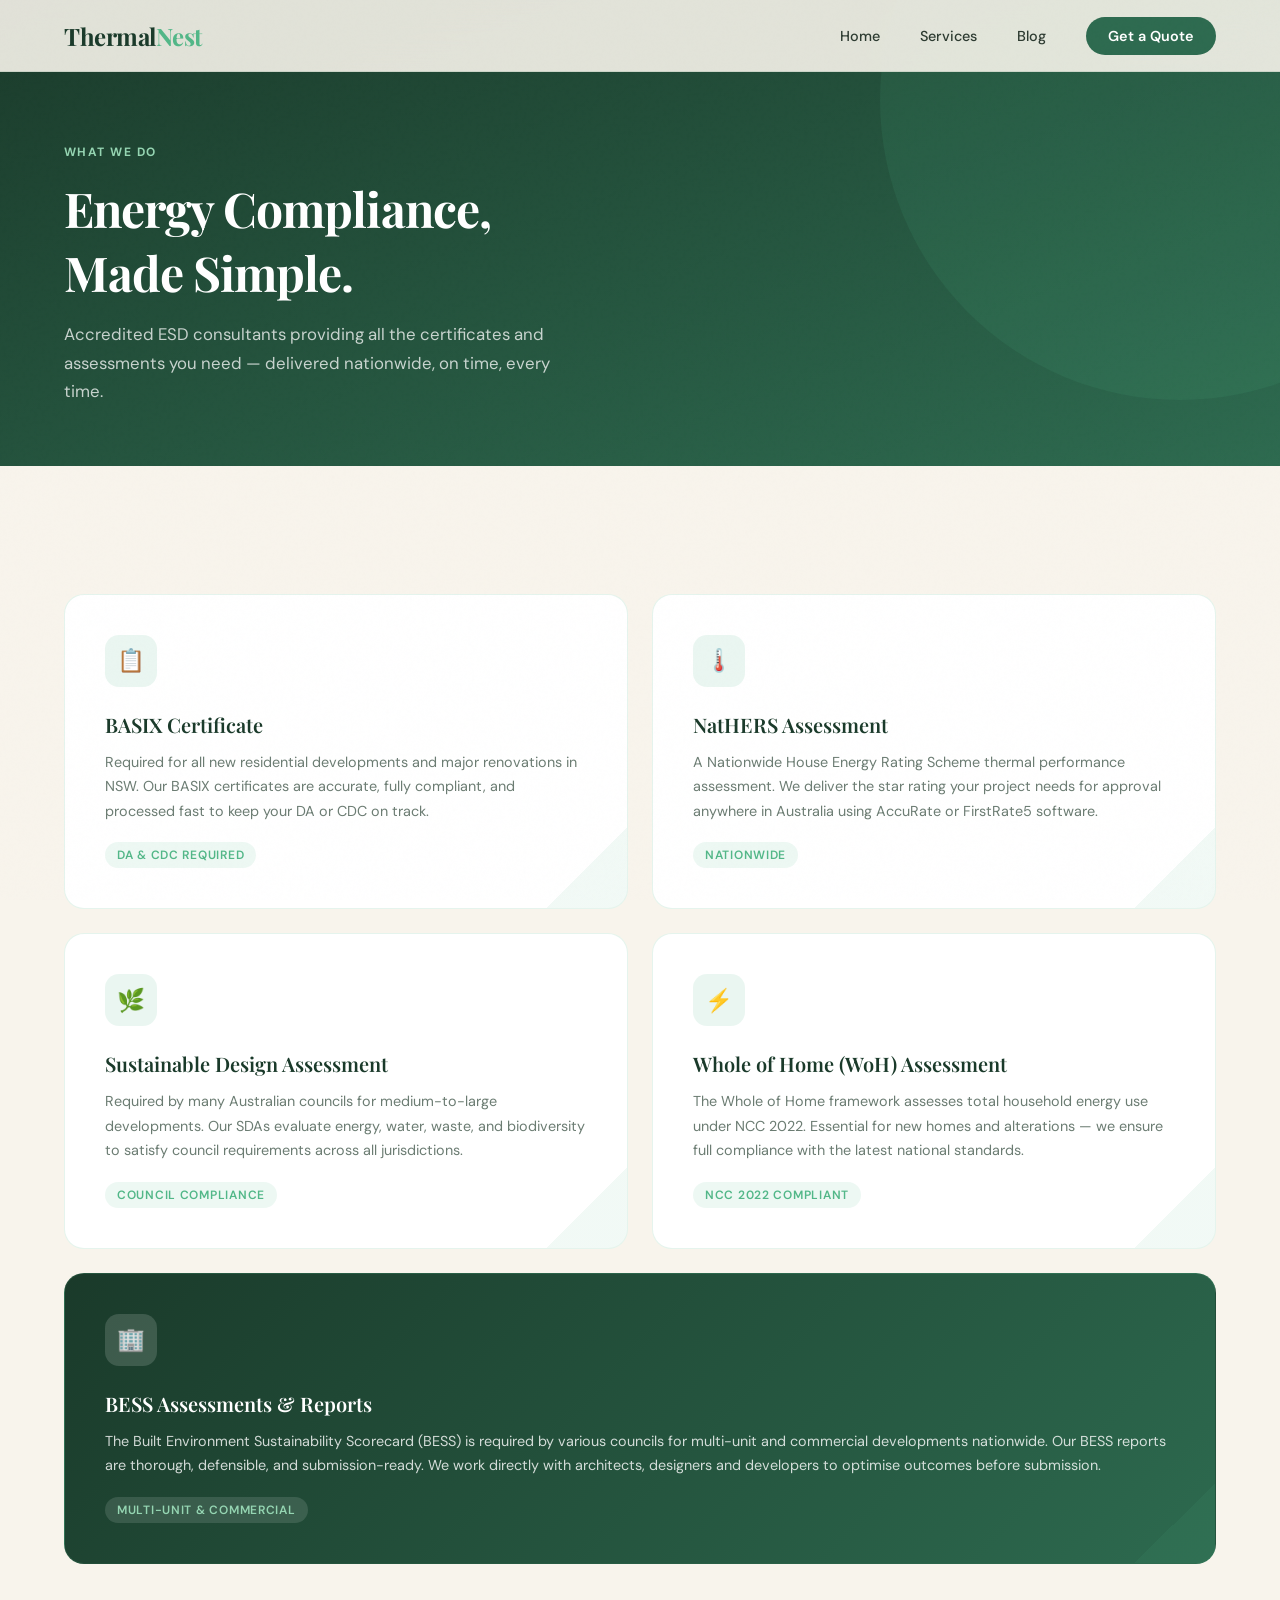
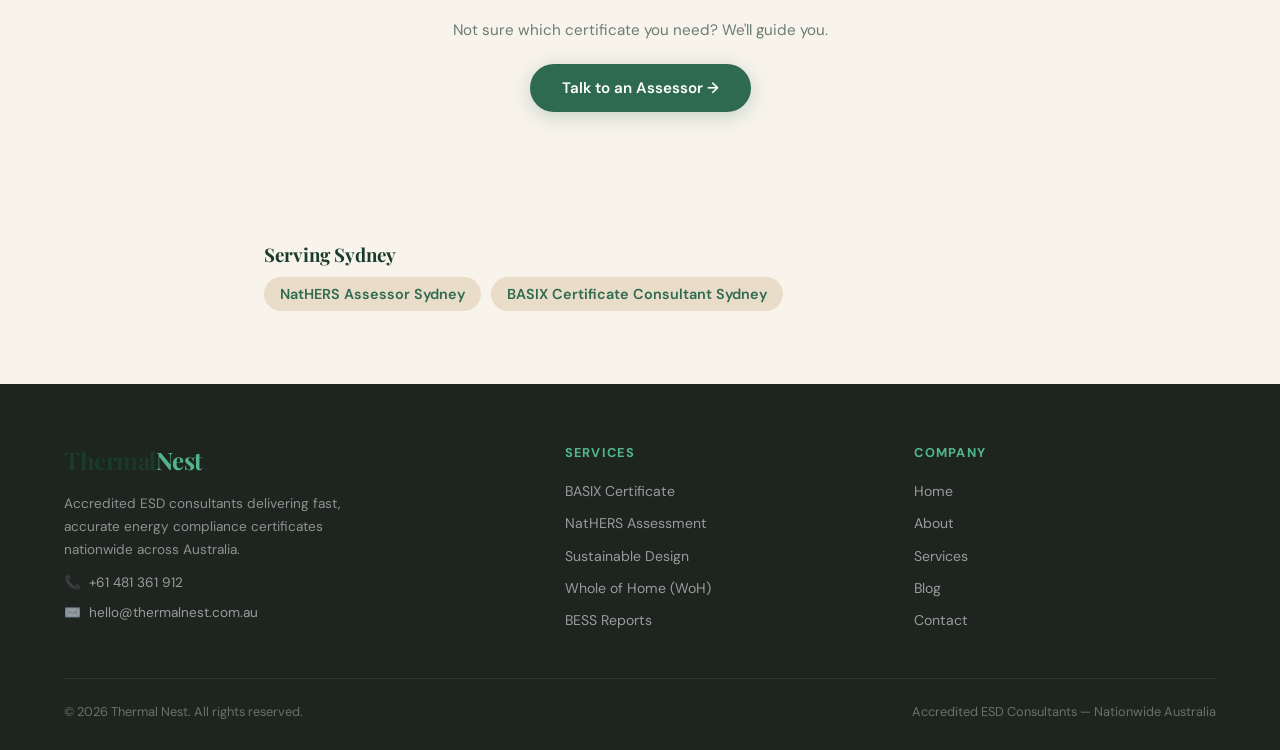
<file: services/index.html>
<!DOCTYPE html>
<html lang="en">
<head>
  <meta charset="UTF-8" />
  <meta name="viewport" content="width=device-width, initial-scale=1.0" />
  <title>Our Services | Thermal Nest</title>
  <meta name="description" content="BASIX, NatHERS, Sustainable Design, Whole of Home and BESS assessments — accredited ESD services delivered nationwide across Australia." />
  <link rel="canonical" href="https://thermalnest.com.au/services/index.html" />

  <!-- Open Graph -->
  <meta property="og:title" content="Our Services | Thermal Nest" />
  <meta property="og:description" content="BASIX, NatHERS, Sustainable Design, Whole of Home and BESS assessments — accredited ESD services delivered nationwide across Australia." />
  <meta property="og:url" content="https://thermalnest.com.au/services/index.html" />
  <meta property="og:type" content="website" />
  <meta property="og:image" content="https://thermalnest.com.au/office-lady.png" />

  <!-- Twitter Card -->
  <meta name="twitter:card" content="summary_large_image" />
  <meta name="twitter:title" content="Our Services | Thermal Nest" />
  <meta name="twitter:description" content="BASIX, NatHERS, Sustainable Design, Whole of Home and BESS assessments — accredited ESD services delivered nationwide across Australia." />

  <!-- Favicon -->
  <link rel="icon" type="image/svg+xml" href="/favicon.svg" />

  <!-- Schema: ItemList of services -->
  <script type="application/ld+json">
  {
    "@context": "https://schema.org",
    "@type": "ItemList",
    "itemListElement": [
      { "@type": "ListItem", "position": 1, "url": "https://thermalnest.com.au/services/basix-certificate.html", "name": "BASIX Certificate" },
      { "@type": "ListItem", "position": 2, "url": "https://thermalnest.com.au/services/nathers-assessment.html", "name": "NatHERS Assessment" },
      { "@type": "ListItem", "position": 3, "url": "https://thermalnest.com.au/services/sustainable-design-assessment.html", "name": "Sustainable Design Assessment" },
      { "@type": "ListItem", "position": 4, "url": "https://thermalnest.com.au/services/whole-of-home-assessment.html", "name": "Whole of Home (WoH) Assessment" },
      { "@type": "ListItem", "position": 5, "url": "https://thermalnest.com.au/services/bess-assessment.html", "name": "BESS Assessment & Reports" }
    ]
  }
  </script>

  <link rel="preconnect" href="https://fonts.googleapis.com">
  <link rel="preconnect" href="https://fonts.gstatic.com" crossorigin>
  <link href="https://fonts.googleapis.com/css2?family=Playfair+Display:wght@400;600;700&family=DM+Sans:wght@300;400;500;600&display=swap" rel="stylesheet">
  <style>
    *, *::before, *::after { box-sizing: border-box; margin: 0; padding: 0; }
    :root {
      --forest: #1a3a2a; --leaf: #2d6a4f; --sage: #52b788; --mint: #95d5b2;
      --cream: #f8f4ec; --sand: #e9dcc9; --charcoal: #1e2420;
      --white: #ffffff; --text: #2c3a30; --muted: #6b7c72;
      --font-display: 'Playfair Display', Georgia, serif;
      --font-body: 'DM Sans', sans-serif;
      --radius: 16px;
      --transition: all 0.4s cubic-bezier(0.25, 0.46, 0.45, 0.94);
    }
    html { scroll-behavior: smooth; }
    body { font-family: var(--font-body); color: var(--text); background: var(--cream); overflow-x: hidden; }
    body::before {
      content: ''; position: fixed; inset: 0;
      background-image: url("data:image/svg+xml,%3Csvg viewBox='0 0 256 256' xmlns='http://www.w3.org/2000/svg'%3E%3Cfilter id='noise'%3E%3CfeTurbulence type='fractalNoise' baseFrequency='0.9' numOctaves='4' stitchTiles='stitch'/%3E%3C/filter%3E%3Crect width='100%25' height='100%25' filter='url(%23noise)' opacity='0.04'/%3E%3C/svg%3E");
      pointer-events: none; z-index: 9999; opacity: 0.4;
    }

    /* NAV */
    nav {
      position: fixed; top: 0; left: 0; right: 0; z-index: 1000;
      padding: 0 5%; height: 72px; display: flex; align-items: center; justify-content: space-between;
      background: rgba(248,244,236,0.9); backdrop-filter: blur(16px);
      border-bottom: 1px solid rgba(45,106,79,0.12); transition: var(--transition);
    }
    nav.scrolled { background: rgba(248,244,236,0.97); box-shadow: 0 4px 30px rgba(26,58,42,0.08); }
    .nav-logo { font-family: var(--font-display); font-size: 1.5rem; font-weight: 700; color: var(--forest); text-decoration: none; letter-spacing: -0.02em; }
    .nav-logo span { color: var(--sage); }
    .nav-links { display: flex; gap: 2.5rem; list-style: none; }
    .nav-links a { text-decoration: none; color: var(--text); font-size: 0.9rem; font-weight: 500; position: relative; transition: color 0.3s; }
    .nav-links a::after { content: ''; position: absolute; bottom: -4px; left: 0; width: 0; height: 2px; background: var(--sage); transition: width 0.3s; border-radius: 2px; }
    .nav-links a:hover { color: var(--leaf); }
    .nav-links a:hover::after { width: 100%; }
    .nav-cta { background: var(--leaf); color: var(--white) !important; padding: 10px 22px; border-radius: 100px; font-weight: 600 !important; }
    .nav-cta:hover { background: var(--forest) !important; transform: translateY(-1px); }
    .nav-cta::after { display: none !important; }
    .hamburger { display: none; flex-direction: column; gap: 5px; cursor: pointer; background: none; border: none; padding: 4px; }
    .hamburger span { display: block; width: 24px; height: 2px; background: var(--forest); border-radius: 2px; }

    .page { display: none; }
    .page.active { display: block; }

    /* HERO – full bleed photo */
    .hero { min-height: 100vh; position: relative; display: flex; align-items: center; overflow: hidden; }
    .hero-photo {
      position: absolute; inset: 0;
      background: url('https://images.unsplash.com/photo-1618221195710-dd6b41faaea6?w=1800&q=80') center/cover no-repeat;
    }
    .hero-photo::after {
      content: ''; position: absolute; inset: 0;
      background: linear-gradient(100deg, rgba(15,32,20,0.85) 0%, rgba(26,58,42,0.70) 45%, rgba(26,58,42,0.2) 100%);
    }
    .hero-content { position: relative; z-index: 1; padding: 140px 5% 80px; max-width: 680px; }
    .hero-badge {
      display: inline-flex; align-items: center; gap: 8px;
      background: rgba(82,183,136,0.18); border: 1px solid rgba(82,183,136,0.4);
      color: var(--mint); font-size: 0.78rem; font-weight: 600; letter-spacing: 0.1em; text-transform: uppercase;
      padding: 8px 16px; border-radius: 100px; margin-bottom: 1.8rem;
      opacity: 0; animation: fadeUp 0.6s ease forwards 0.2s;
    }
    .hero-badge::before { content: ''; width: 8px; height: 8px; background: var(--sage); border-radius: 50%; animation: pulse 2s ease infinite; }
    @keyframes pulse { 0%,100%{opacity:1;transform:scale(1)} 50%{opacity:.6;transform:scale(1.3)} }
    .hero h1 {
      font-family: var(--font-display); font-size: clamp(2.6rem, 5.5vw, 4.2rem);
      font-weight: 700; line-height: 1.12; color: var(--white); letter-spacing: -0.03em; margin-bottom: 1.5rem;
      opacity: 0; animation: fadeUp 0.7s ease forwards 0.4s;
    }
    .hero h1 em { font-style: normal; color: var(--mint); position: relative; }
    .hero h1 em::after {
      content: ''; position: absolute; bottom: 2px; left: 0; right: 0; height: 3px;
      background: linear-gradient(90deg, var(--sage), var(--mint)); border-radius: 2px;
      transform: scaleX(0); transform-origin: left; animation: lineReveal 0.6s ease forwards 1.2s;
    }
    @keyframes lineReveal { to { transform: scaleX(1); } }
    .hero p { font-size: 1.1rem; line-height: 1.75; color: rgba(255,255,255,0.78); max-width: 500px; margin-bottom: 2.5rem; opacity: 0; animation: fadeUp 0.7s ease forwards 0.6s; }
    .hero-actions { display: flex; gap: 1rem; flex-wrap: wrap; opacity: 0; animation: fadeUp 0.7s ease forwards 0.8s; }
    .hero-scroll { position: absolute; bottom: 2rem; left: 50%; transform: translateX(-50%); z-index: 1; display: flex; flex-direction: column; align-items: center; gap: 6px; color: rgba(255,255,255,0.5); font-size: 0.72rem; letter-spacing: 0.1em; text-transform: uppercase; opacity: 0; animation: fadeIn 1s ease forwards 1.5s; }
    .hero-scroll-line { width: 1px; height: 40px; background: linear-gradient(to bottom, rgba(255,255,255,0.4), transparent); animation: scrollPulse 2s ease infinite; }
    @keyframes scrollPulse { 0%,100%{opacity:.4} 50%{opacity:1} }

    /* BUTTONS */
    .btn-primary { background: var(--sage); color: var(--forest); border: none; padding: 14px 32px; border-radius: 100px; font-family: var(--font-body); font-size: 0.95rem; font-weight: 700; cursor: pointer; text-decoration: none; display: inline-flex; align-items: center; gap: 8px; transition: var(--transition); box-shadow: 0 4px 20px rgba(82,183,136,0.35); }
    .btn-primary:hover { background: var(--mint); transform: translateY(-2px); }
    .btn-secondary { background: transparent; color: var(--white); border: 2px solid rgba(255,255,255,0.5); padding: 14px 32px; border-radius: 100px; font-family: var(--font-body); font-size: 0.95rem; font-weight: 600; cursor: pointer; text-decoration: none; display: inline-flex; align-items: center; gap: 8px; transition: var(--transition); }
    .btn-secondary:hover { border-color: var(--white); background: rgba(255,255,255,0.1); transform: translateY(-2px); }
    .btn-dark { background: var(--leaf); color: var(--white); border: none; padding: 14px 32px; border-radius: 100px; font-family: var(--font-body); font-size: 0.95rem; font-weight: 600; cursor: pointer; text-decoration: none; display: inline-flex; align-items: center; gap: 8px; transition: var(--transition); box-shadow: 0 4px 20px rgba(45,106,79,0.25); }
    .btn-dark:hover { background: var(--forest); transform: translateY(-2px); }
    .btn-outline-dark { background: transparent; color: var(--leaf); border: 2px solid var(--leaf); padding: 14px 32px; border-radius: 100px; font-family: var(--font-body); font-size: 0.95rem; font-weight: 600; cursor: pointer; text-decoration: none; display: inline-flex; align-items: center; gap: 8px; transition: var(--transition); }
    .btn-outline-dark:hover { background: var(--leaf); color: var(--white); transform: translateY(-2px); }

    /* SECTIONS */
    section { padding: 80px 5%; }
    .section-label { display: inline-block; font-size: 0.75rem; font-weight: 700; letter-spacing: 0.12em; text-transform: uppercase; color: var(--sage); margin-bottom: 1rem; }
    .section-title { font-family: var(--font-display); font-size: clamp(1.8rem, 3.5vw, 2.8rem); font-weight: 700; color: var(--forest); line-height: 1.2; letter-spacing: -0.02em; margin-bottom: 1rem; }
    .section-sub { font-size: 1rem; color: var(--muted); line-height: 1.7; max-width: 560px; }

    /* WHO WE ARE */
    .who-section { padding: 80px 5%; display: grid; grid-template-columns: 1fr 1fr; gap: 5rem; align-items: center; background: var(--white); }
    .who-content p { font-size: 1rem; color: var(--muted); line-height: 1.8; margin-bottom: 1.1rem; }
    .who-pills { display: flex; flex-wrap: wrap; gap: 10px; margin-top: 1.8rem; }
    .who-pill { background: rgba(82,183,136,0.1); color: var(--leaf); border: 1px solid rgba(82,183,136,0.25); font-size: 0.82rem; font-weight: 600; padding: 6px 16px; border-radius: 100px; }
    .who-photo { position: relative; border-radius: 24px; overflow: hidden; height: 460px; box-shadow: 0 24px 60px rgba(26,58,42,0.15); }
    .who-photo img { width: 100%; height: 100%; object-fit: cover; display: block; }
    .who-photo-badge { position: absolute; bottom: 24px; left: 24px; background: var(--white); border-radius: 14px; padding: 14px 20px; box-shadow: 0 8px 24px rgba(26,58,42,0.15); display: flex; align-items: center; gap: 12px; }
    .who-photo-badge-icon { width: 40px; height: 40px; background: rgba(82,183,136,0.15); border-radius: 10px; display: flex; align-items: center; justify-content: center; font-size: 1.1rem; }
    .who-photo-badge strong { display: block; font-size: 0.88rem; color: var(--forest); }
    .who-photo-badge span { font-size: 0.75rem; color: var(--muted); }

    /* HOW IT WORKS */
    .steps-grid { display: grid; grid-template-columns: repeat(3,1fr); gap: 2rem; margin-top: 3rem; }
    .step-card { background: var(--white); border-radius: var(--radius); padding: 2.5rem 2rem; border: 1px solid rgba(82,183,136,0.15); transition: var(--transition); position: relative; overflow: hidden; }
    .step-card:hover { transform: translateY(-6px); box-shadow: 0 20px 40px rgba(26,58,42,0.1); }
    .step-num { font-family: var(--font-display); font-size: 4rem; font-weight: 700; color: rgba(82,183,136,0.15); line-height: 1; margin-bottom: 1rem; }
    .step-card h3 { font-family: var(--font-display); font-size: 1.2rem; color: var(--forest); margin-bottom: 0.75rem; }
    .step-card p { font-size: 0.9rem; color: var(--muted); line-height: 1.7; }

    /* WHY CHOOSE US */
    .why-section { background: var(--forest); padding: 80px 5%; }
    .why-section .section-label { color: var(--mint); }
    .why-section .section-title { color: var(--white); }
    .why-section .section-sub { color: rgba(255,255,255,0.65); }
    .why-grid { display: grid; grid-template-columns: repeat(3,1fr); gap: 1.5rem; margin-top: 3rem; }
    .why-card { background: rgba(255,255,255,0.06); border: 1px solid rgba(255,255,255,0.1); border-radius: 20px; padding: 2rem 1.8rem; transition: var(--transition); }
    .why-card:hover { background: rgba(82,183,136,0.1); border-color: rgba(82,183,136,0.3); transform: translateY(-4px); }
    .why-icon { font-size: 2rem; margin-bottom: 1.2rem; }
    .why-card h3 { font-family: var(--font-display); font-size: 1.1rem; color: var(--white); margin-bottom: 0.6rem; }
    .why-card p { font-size: 0.88rem; color: rgba(255,255,255,0.6); line-height: 1.7; }

    /* BLOG CAROUSEL */
    .blog-carousel-section { padding: 80px 5%; background: var(--cream); }
    .carousel-header { display: flex; justify-content: space-between; align-items: flex-end; flex-wrap: wrap; gap: 1rem; margin-bottom: 3rem; }
    .carousel-track-wrap { overflow: hidden; position: relative; }
    .carousel-track-wrap::before, .carousel-track-wrap::after { content: ''; position: absolute; top: 0; bottom: 0; width: 80px; z-index: 2; pointer-events: none; }
    .carousel-track-wrap::before { left: 0; background: linear-gradient(to right, var(--cream), transparent); }
    .carousel-track-wrap::after { right: 0; background: linear-gradient(to left, var(--cream), transparent); }
    .carousel-track { display: flex; gap: 1.5rem; animation: scrollCarousel 24s linear infinite; width: max-content; }
    .carousel-track:hover { animation-play-state: paused; }
    @keyframes scrollCarousel { 0%{transform:translateX(0)} 100%{transform:translateX(-50%)} }
    .carousel-card { width: 300px; flex-shrink: 0; background: var(--white); border-radius: 20px; overflow: hidden; border: 1px solid rgba(82,183,136,0.12); transition: var(--transition); cursor: pointer; }
    .carousel-card:hover { transform: translateY(-6px); box-shadow: 0 16px 48px rgba(26,58,42,0.12); }
    .carousel-thumb { height: 150px; background: linear-gradient(135deg, var(--forest), var(--leaf)); display: flex; align-items: center; justify-content: center; font-size: 2.5rem; position: relative; overflow: hidden; }
    .carousel-thumb-2 { background: linear-gradient(135deg, #2d5016, var(--leaf)); }
    .carousel-thumb-3 { background: linear-gradient(135deg, var(--leaf), #1a4a6a); }
    .carousel-thumb-4 { background: linear-gradient(135deg, #1a3a2a, #2d5a3a); }
    .carousel-thumb-5 { background: linear-gradient(135deg, #2d4a1a, var(--leaf)); }
    .carousel-body { padding: 1.3rem; }
    .carousel-meta { display: flex; align-items: center; gap: 8px; margin-bottom: 0.6rem; }
    .carousel-cat { font-size: 0.7rem; font-weight: 700; letter-spacing: 0.08em; text-transform: uppercase; color: var(--sage); background: rgba(82,183,136,0.1); padding: 3px 10px; border-radius: 100px; }
    .carousel-date { font-size: 0.74rem; color: var(--muted); }
    .carousel-card h3 { font-family: var(--font-display); font-size: 0.98rem; color: var(--forest); line-height: 1.4; margin-bottom: 0.5rem; }
    .carousel-card p { font-size: 0.81rem; color: var(--muted); line-height: 1.6; }
    .carousel-read { display: inline-flex; align-items: center; gap: 5px; margin-top: 0.8rem; font-size: 0.8rem; font-weight: 600; color: var(--leaf); text-decoration: none; transition: gap 0.2s; }
    .carousel-read:hover { gap: 9px; }

    /* CTA */
    .cta-section { text-align: center; background: linear-gradient(160deg, rgba(82,183,136,0.08) 0%, transparent 80%); }

    /* SERVICES */
    .services-hero { padding: 140px 5% 60px; background: linear-gradient(160deg, var(--forest) 0%, var(--leaf) 100%); position: relative; overflow: hidden; }
    .services-hero::before { content:''; position:absolute; width:600px; height:600px; border-radius:50%; background:rgba(82,183,136,0.1); top:-200px; right:-200px; }
    .services-hero h1 { font-family:var(--font-display); font-size:clamp(2rem,4vw,3rem); color:var(--white); font-weight:700; letter-spacing:-0.02em; position:relative; }
    .services-hero p { color:rgba(255,255,255,0.75); font-size:1.05rem; margin-top:1rem; max-width:500px; line-height:1.7; position:relative; }
    .services-grid { display:grid; grid-template-columns:repeat(2,1fr); gap:1.5rem; margin-top:3rem; }
    .service-card { background:var(--white); border-radius:20px; padding:2.5rem; border:1px solid rgba(82,183,136,0.15); position:relative; overflow:hidden; transition:var(--transition); }
    .service-card:hover { transform:translateY(-4px); box-shadow:0 16px 48px rgba(26,58,42,0.12); border-color:rgba(82,183,136,0.35); }
    .service-card.featured { grid-column:span 2; background:linear-gradient(135deg,var(--forest) 0%,var(--leaf) 100%); }
    .service-icon { width:52px; height:52px; border-radius:14px; display:flex; align-items:center; justify-content:center; font-size:1.4rem; margin-bottom:1.5rem; background:rgba(82,183,136,0.12); }
    .service-card.featured .service-icon { background:rgba(255,255,255,0.15); }
    .service-card h3 { font-family:var(--font-display); font-size:1.25rem; color:var(--forest); margin-bottom:0.75rem; font-weight:600; }
    .service-card.featured h3 { color:var(--white); }
    .service-card p { font-size:0.9rem; color:var(--muted); line-height:1.7; }
    .service-card.featured p { color:rgba(255,255,255,0.8); }
    .service-tag { display:inline-block; margin-top:1.2rem; font-size:0.75rem; font-weight:600; letter-spacing:0.06em; text-transform:uppercase; color:var(--sage); background:rgba(82,183,136,0.1); padding:5px 12px; border-radius:100px; }
    .service-card.featured .service-tag { color:var(--mint); background:rgba(255,255,255,0.12); }
    .service-stripe { position:absolute; bottom:0; right:0; width:80px; height:80px; background:linear-gradient(135deg,transparent 50%,rgba(82,183,136,0.08) 50%); }

    /* BLOG PAGE */
    .blog-hero { padding:140px 5% 60px; background:var(--cream); }
    .blog-grid { display:grid; grid-template-columns:repeat(3,1fr); gap:1.5rem; margin-top:3rem; }
    .blog-card { background:var(--white); border-radius:20px; overflow:hidden; border:1px solid rgba(82,183,136,0.1); transition:var(--transition); }
    .blog-card:hover { transform:translateY(-4px); box-shadow:0 16px 48px rgba(26,58,42,0.1); }
    .blog-thumb { height:180px; background:linear-gradient(135deg,var(--forest),var(--leaf)); display:flex; align-items:center; justify-content:center; font-size:3rem; position:relative; overflow:hidden; }
    .blog-thumb::after { content:''; position:absolute; inset:0; background:linear-gradient(0deg,rgba(26,58,42,0.4) 0%,transparent 60%); }
    .blog-thumb-2 { background:linear-gradient(135deg,#2d5016,var(--leaf)); }
    .blog-thumb-3 { background:linear-gradient(135deg,var(--leaf),#1a4a6a); }
    .blog-body { padding:1.5rem; }
    .blog-meta { display:flex; align-items:center; gap:8px; margin-bottom:0.75rem; }
    .blog-cat { font-size:0.72rem; font-weight:700; letter-spacing:0.08em; text-transform:uppercase; color:var(--sage); background:rgba(82,183,136,0.1); padding:3px 10px; border-radius:100px; }
    .blog-date { font-size:0.78rem; color:var(--muted); }
    .blog-card h3 { font-family:var(--font-display); font-size:1.05rem; color:var(--forest); line-height:1.4; margin-bottom:0.6rem; }
    .blog-card p { font-size:0.85rem; color:var(--muted); line-height:1.65; }
    .blog-read { display:inline-flex; align-items:center; gap:6px; margin-top:1rem; font-size:0.82rem; font-weight:600; color:var(--leaf); text-decoration:none; transition:gap 0.2s; }
    .blog-read:hover { gap:10px; }

    /* CONTACT */
    .contact-layout { padding:140px 5% 80px; display:grid; grid-template-columns:1fr 1.2fr; gap:5rem; align-items:start; }
    .contact-info h1 { font-family:var(--font-display); font-size:clamp(2rem,4vw,3rem); color:var(--forest); font-weight:700; letter-spacing:-0.02em; margin-bottom:1rem; }
    .contact-info p { font-size:1rem; color:var(--muted); line-height:1.75; margin-bottom:2.5rem; }
    .contact-items { display:flex; flex-direction:column; gap:1.2rem; }
    .contact-item { display:flex; align-items:center; gap:1rem; padding:1.2rem 1.5rem; background:var(--white); border-radius:14px; border:1px solid rgba(82,183,136,0.12); }
    .contact-item-icon { width:44px; height:44px; background:rgba(82,183,136,0.12); border-radius:12px; display:flex; align-items:center; justify-content:center; font-size:1.1rem; flex-shrink:0; }
    .contact-item-text strong { display:block; font-size:0.82rem; font-weight:700; text-transform:uppercase; letter-spacing:0.08em; color:var(--muted); margin-bottom:2px; }
    .contact-item-text span { font-size:0.95rem; color:var(--text); font-weight:500; }
    .contact-form { background:var(--white); border-radius:24px; padding:3rem; box-shadow:0 20px 60px rgba(26,58,42,0.08); border:1px solid rgba(82,183,136,0.12); }
    .contact-form h2 { font-family:var(--font-display); font-size:1.6rem; color:var(--forest); margin-bottom:2rem; font-weight:700; }
    .form-row { display:grid; grid-template-columns:1fr 1fr; gap:1rem; }
    .form-group { display:flex; flex-direction:column; gap:6px; margin-bottom:1.2rem; }
    .form-group label { font-size:0.82rem; font-weight:600; color:var(--text); }
    .form-group input, .form-group select, .form-group textarea { font-family:var(--font-body); font-size:0.92rem; color:var(--text); background:var(--cream); border:1.5px solid rgba(82,183,136,0.2); border-radius:10px; padding:12px 16px; transition:border-color 0.3s, box-shadow 0.3s; outline:none; width:100%; }
    .form-group input:focus, .form-group select:focus, .form-group textarea:focus { border-color:var(--sage); box-shadow:0 0 0 3px rgba(82,183,136,0.1); background:var(--white); }
    .form-group textarea { resize:vertical; min-height:120px; }
    .form-submit { width:100%; background:var(--leaf); color:var(--white); border:none; padding:15px; border-radius:12px; font-family:var(--font-body); font-size:1rem; font-weight:600; cursor:pointer; transition:var(--transition); box-shadow:0 4px 20px rgba(45,106,79,0.25); margin-top:0.5rem; }
    .form-submit:hover { background:var(--forest); transform:translateY(-2px); }
    .form-success { display:none; text-align:center; padding:3rem 2rem; }
    .form-success .check { width:64px; height:64px; background:rgba(82,183,136,0.15); border-radius:50%; display:flex; align-items:center; justify-content:center; margin:0 auto 1.5rem; font-size:1.8rem; }
    .form-success h3 { font-family:var(--font-display); font-size:1.4rem; color:var(--forest); margin-bottom:0.5rem; }
    .form-success p { color:var(--muted); font-size:0.9rem; }

    /* FOOTER */
    footer { background:var(--charcoal); padding:60px 5% 30px; }
    .footer-top { display:grid; grid-template-columns:1.5fr 1fr 1fr; gap:3rem; padding-bottom:3rem; border-bottom:1px solid rgba(255,255,255,0.08); }
    .footer-brand p { color:rgba(255,255,255,0.5); font-size:0.85rem; line-height:1.7; margin-top:1rem; max-width:280px; }
    .footer-contact-line { display:flex; align-items:center; gap:8px; margin-top:0.8rem; font-size:0.85rem; color:rgba(255,255,255,0.55); text-decoration:none; transition:color 0.3s; }
    .footer-contact-line:hover { color:var(--mint); }
    .footer-col h4 { font-size:0.8rem; font-weight:700; letter-spacing:0.1em; text-transform:uppercase; color:var(--sage); margin-bottom:1.2rem; }
    .footer-col ul { list-style:none; display:flex; flex-direction:column; gap:0.7rem; }
    .footer-col ul li a { color:rgba(255,255,255,0.55); text-decoration:none; font-size:0.88rem; transition:color 0.3s; }
    .footer-col ul li a:hover { color:var(--mint); }
    .footer-bottom { padding-top:1.5rem; display:flex; justify-content:space-between; align-items:center; }
    .footer-bottom p { color:rgba(255,255,255,0.35); font-size:0.8rem; }

    /* FILE UPLOAD */
    .file-upload-area {
      border: 2px dashed rgba(82,183,136,0.35); border-radius: 12px;
      padding: 1.5rem; text-align: center; cursor: pointer;
      background: rgba(82,183,136,0.04); transition: var(--transition);
    }
    .file-upload-area:hover { border-color: var(--sage); background: rgba(82,183,136,0.08); }
    .file-upload-area.dragover { border-color: var(--leaf); background: rgba(82,183,136,0.12); }
    .file-upload-icon { font-size: 1.6rem; margin-bottom: 6px; }
    .file-upload-text { font-size: 0.88rem; font-weight: 600; color: var(--leaf); }
    .file-upload-sub { font-size: 0.76rem; color: var(--muted); margin-top: 3px; }

    /* ANIMATIONS */
    @keyframes fadeUp { from{opacity:0;transform:translateY(24px)} to{opacity:1;transform:translateY(0)} }
    @keyframes fadeIn { from{opacity:0} to{opacity:1} }
    .reveal { opacity:0; transform:translateY(30px); transition:opacity 0.7s ease, transform 0.7s ease; }
    .reveal.visible { opacity:1; transform:translateY(0); }

    /* RESPONSIVE */
    @media (max-width:900px) {
      .who-section { grid-template-columns:1fr; }
      .who-photo { height:300px; }
      .steps-grid, .why-grid { grid-template-columns:1fr; }
      .services-grid { grid-template-columns:1fr; }
      .service-card.featured { grid-column:span 1; }
      .blog-grid { grid-template-columns:1fr; }
      .contact-layout { grid-template-columns:1fr; gap:2rem; padding-top:100px; }
      .form-row { grid-template-columns:1fr; }
      .footer-top { grid-template-columns:1fr; gap:2rem; }
      .nav-links { display:none; }
      .hamburger { display:flex; }
      .carousel-header { flex-direction:column; align-items:flex-start; }
    }
    @media (max-width:600px) {
      .why-grid { grid-template-columns:1fr; }
    }

    /* --- Added for multi-page templates --- */
    .page-hero { background: var(--forest); padding: 150px 5% 70px; position: relative; overflow: hidden; }
    .page-hero::after { content:''; position:absolute; inset:0; background: radial-gradient(circle at 80% 20%, rgba(82,183,136,0.25), transparent 60%); }
    .page-hero-inner { position: relative; max-width: 900px; }
    .breadcrumb { font-size: 0.82rem; color: var(--mint); margin-bottom: 1rem; opacity:0.85; }
    .breadcrumb a { color: var(--mint); text-decoration: none; }
    .breadcrumb a:hover { text-decoration: underline; }
    .page-hero h1 { font-family: var(--font-display); color: var(--white); font-size: clamp(2rem, 4.5vw, 3.2rem); line-height: 1.15; letter-spacing: -0.02em; margin-bottom: 1rem; }
    .page-hero-lead { color: rgba(255,255,255,0.88); font-size: 1.1rem; max-width: 640px; line-height: 1.6; }
    .page-hero-badges { display:flex; gap:10px; flex-wrap:wrap; margin-top:1.5rem; }
    .page-hero-badges span { background: rgba(82,183,136,0.18); border:1px solid rgba(82,183,136,0.4); color: var(--mint); font-size:0.78rem; font-weight:600; padding:6px 14px; border-radius:100px; }

    .prose-section { padding: 70px 5%; max-width: 880px; margin: 0 auto; }
    .prose-section h2 { font-family: var(--font-display); color: var(--forest); font-size: clamp(1.5rem, 3vw, 2.1rem); margin: 2.2rem 0 1rem; letter-spacing: -0.01em; }
    .prose-section h2:first-child { margin-top: 0; }
    .prose-section h3 { font-family: var(--font-display); color: var(--forest); font-size: 1.25rem; margin: 1.6rem 0 0.6rem; }
    .prose-section p { color: var(--text); line-height: 1.75; margin-bottom: 1.1rem; font-size: 1.02rem; }
    .prose-section ul, .prose-section ol { color: var(--text); line-height: 1.75; margin: 0 0 1.2rem 1.4rem; }
    .prose-section li { margin-bottom: 0.5rem; }
    .prose-section strong { color: var(--forest); }

    .info-band { background: var(--sand); border-radius: var(--radius); padding: 1.6rem 1.8rem; margin: 1.8rem 0; }
    .info-band h3 { margin-top:0 !important; }

    .faq-section { background: var(--cream); padding: 70px 5%; }
    .faq-inner { max-width: 820px; margin: 0 auto; }
    .faq-item { background: var(--white); border-radius: var(--radius); padding: 1.6rem 1.8rem; margin-bottom: 1rem; box-shadow: 0 2px 14px rgba(26,58,42,0.05); }
    .faq-item h3 { font-family: var(--font-display); color: var(--forest); font-size: 1.1rem; margin-bottom: 0.6rem; }
    .faq-item p { color: var(--muted); line-height: 1.7; margin: 0; }

    .cta-band { background: var(--leaf); padding: 70px 5%; text-align: center; }
    .cta-band h2 { font-family: var(--font-display); color: var(--white); font-size: clamp(1.6rem, 3.5vw, 2.4rem); margin-bottom: 1rem; }
    .cta-band p { color: rgba(255,255,255,0.85); margin-bottom: 1.8rem; max-width: 520px; margin-left:auto; margin-right:auto; }

    .related-links { padding: 50px 5% 80px; max-width: 880px; margin: 0 auto; }
    .related-links h3 { font-family: var(--font-display); color: var(--forest); margin-bottom: 1rem; }
    .related-links ul { list-style:none; display:flex; flex-wrap:wrap; gap: 10px; }
    .related-links a { color: var(--leaf); text-decoration:none; font-weight:600; background: var(--sand); padding: 8px 16px; border-radius:100px; font-size:0.9rem; }
    .related-links a:hover { background: var(--mint); }

  </style>

</head>
<body>

<nav id="navbar">
  <a href="/index.html" class="nav-logo">Thermal<span>Nest</span></a>
  <ul class="nav-links">
    <li><a href="/index.html">Home</a></li>
    <li><a href="/services/index.html">Services</a></li>
    <li><a href="/blog/index.html">Blog</a></li>
    <li><a href="/contact.html" class="nav-cta">Get a Quote</a></li>
  </ul>
  <button class="hamburger" onclick="toggleMenu()" aria-label="Menu">
    <span></span><span></span><span></span>
  </button>
</nav>

<main>
<div class="services-hero">
    <span class="section-label" style="color:var(--mint)">What We Do</span>
    <h1>Energy Compliance,<br>Made Simple.</h1>
    <p>Accredited ESD consultants providing all the certificates and assessments you need — delivered nationwide, on time, every time.</p>
  </div>
  <section>
    <div class="services-grid">
      <div class="service-card">
        <div class="service-icon">📋</div>
        <h3><a href="/services/basix-certificate.html" style="color:inherit;text-decoration:none">BASIX Certificate</a></h3>
        <p>Required for all new residential developments and major renovations in NSW. Our BASIX certificates are accurate, fully compliant, and processed fast to keep your DA or CDC on track.</p>
        <span class="service-tag">DA & CDC Required</span>
        <div class="service-stripe"></div>
      </div>
      <div class="service-card">
        <div class="service-icon">🌡️</div>
        <h3><a href="/services/nathers-assessment.html" style="color:inherit;text-decoration:none">NatHERS Assessment</a></h3>
        <p>A Nationwide House Energy Rating Scheme thermal performance assessment. We deliver the star rating your project needs for approval anywhere in Australia using AccuRate or FirstRate5 software.</p>
        <span class="service-tag">Nationwide</span>
        <div class="service-stripe"></div>
      </div>
      <div class="service-card">
        <div class="service-icon">🌿</div>
        <h3><a href="/services/sustainable-design-assessment.html" style="color:inherit;text-decoration:none">Sustainable Design Assessment</a></h3>
        <p>Required by many Australian councils for medium-to-large developments. Our SDAs evaluate energy, water, waste, and biodiversity to satisfy council requirements across all jurisdictions.</p>
        <span class="service-tag">Council Compliance</span>
        <div class="service-stripe"></div>
      </div>
      <div class="service-card">
        <div class="service-icon">⚡</div>
        <h3><a href="/services/whole-of-home-assessment.html" style="color:inherit;text-decoration:none">Whole of Home (WoH) Assessment</a></h3>
        <p>The Whole of Home framework assesses total household energy use under NCC 2022. Essential for new homes and alterations — we ensure full compliance with the latest national standards.</p>
        <span class="service-tag">NCC 2022 Compliant</span>
        <div class="service-stripe"></div>
      </div>
      <div class="service-card featured">
        <div class="service-icon">🏢</div>
        <h3><a href="/services/bess-assessment.html" style="color:inherit;text-decoration:none">BESS Assessments & Reports</a></h3>
        <p>The Built Environment Sustainability Scorecard (BESS) is required by various councils for multi-unit and commercial developments nationwide. Our BESS reports are thorough, defensible, and submission-ready. We work directly with architects, designers and developers to optimise outcomes before submission.</p>
        <span class="service-tag">Multi-Unit & Commercial</span>
        <div class="service-stripe"></div>
      </div>
    </div>
    <div style="text-align:center;margin-top:3.5rem" class="reveal">
      <p style="color:var(--muted);font-size:0.95rem;margin-bottom:1.5rem">Not sure which certificate you need? We'll guide you.</p>
      <a href="/contact.html" class="btn-dark" >Talk to an Assessor →</a>
    </div>
  </section>

  <section class="related-links">
    <h3>Serving Sydney</h3>
    <ul>
      <li><a href="/services/nathers-assessor-sydney.html">NatHERS Assessor Sydney</a></li>
      <li><a href="/services/basix-certificate-sydney.html">BASIX Certificate Consultant Sydney</a></li>
    </ul>
  </section>



</main>

<footer>
  <div class="footer-top">
    <div class="footer-brand">
      <a href="/index.html" class="nav-logo">Thermal<span style="color:var(--sage)">Nest</span></a>
      <p>Accredited ESD consultants delivering fast, accurate energy compliance certificates nationwide across Australia.</p>
      <a href="tel:+61481361912" class="footer-contact-line">📞 &nbsp;+61 481 361 912</a>
      <a href="mailto:hello@thermalnest.com.au" class="footer-contact-line">✉️ &nbsp;hello@thermalnest.com.au</a>
    </div>
    <div class="footer-col">
      <h4>Services</h4>
      <ul>
        <li><a href="/services/basix-certificate.html">BASIX Certificate</a></li>
        <li><a href="/services/nathers-assessment.html">NatHERS Assessment</a></li>
        <li><a href="/services/sustainable-design-assessment.html">Sustainable Design</a></li>
        <li><a href="/services/whole-of-home-assessment.html">Whole of Home (WoH)</a></li>
        <li><a href="/services/bess-assessment.html">BESS Reports</a></li>
      </ul>
    </div>
    <div class="footer-col">
      <h4>Company</h4>
      <ul>
        <li><a href="/index.html">Home</a></li>
        <li><a href="/about.html">About</a></li>
        <li><a href="/services/index.html">Services</a></li>
        <li><a href="/blog/index.html">Blog</a></li>
        <li><a href="/contact.html">Contact</a></li>
      </ul>
    </div>
  </div>
  <div class="footer-bottom">
    <p>© 2026 Thermal Nest. All rights reserved.</p>
    <p>Accredited ESD Consultants — Nationwide Australia</p>
  </div>
</footer>


<script>
  window.addEventListener('scroll', () => {
    const nav = document.getElementById('navbar');
    if (nav) nav.classList.toggle('scrolled', window.scrollY > 30);
  });
  let menuOpen = false;
  function toggleMenu() {
    menuOpen = !menuOpen;
    const links = document.querySelector('.nav-links');
    links.style.cssText = menuOpen
      ? 'display:flex;flex-direction:column;position:absolute;top:72px;left:0;right:0;background:rgba(248,244,236,0.98);padding:1.5rem 5%;backdrop-filter:blur(16px);border-bottom:1px solid rgba(82,183,136,0.15);gap:1rem;'
      : 'display:none';
  }
  function initReveal() {
    const obs = new IntersectionObserver(entries => {
      entries.forEach(e => { if (e.isIntersecting) e.target.classList.add('visible'); });
    }, { threshold: 0.08 });
    document.querySelectorAll('.reveal').forEach(el => { el.classList.remove('visible'); obs.observe(el); });
  }
  document.addEventListener('DOMContentLoaded', initReveal);
</script>

</body>
</html>
</file>
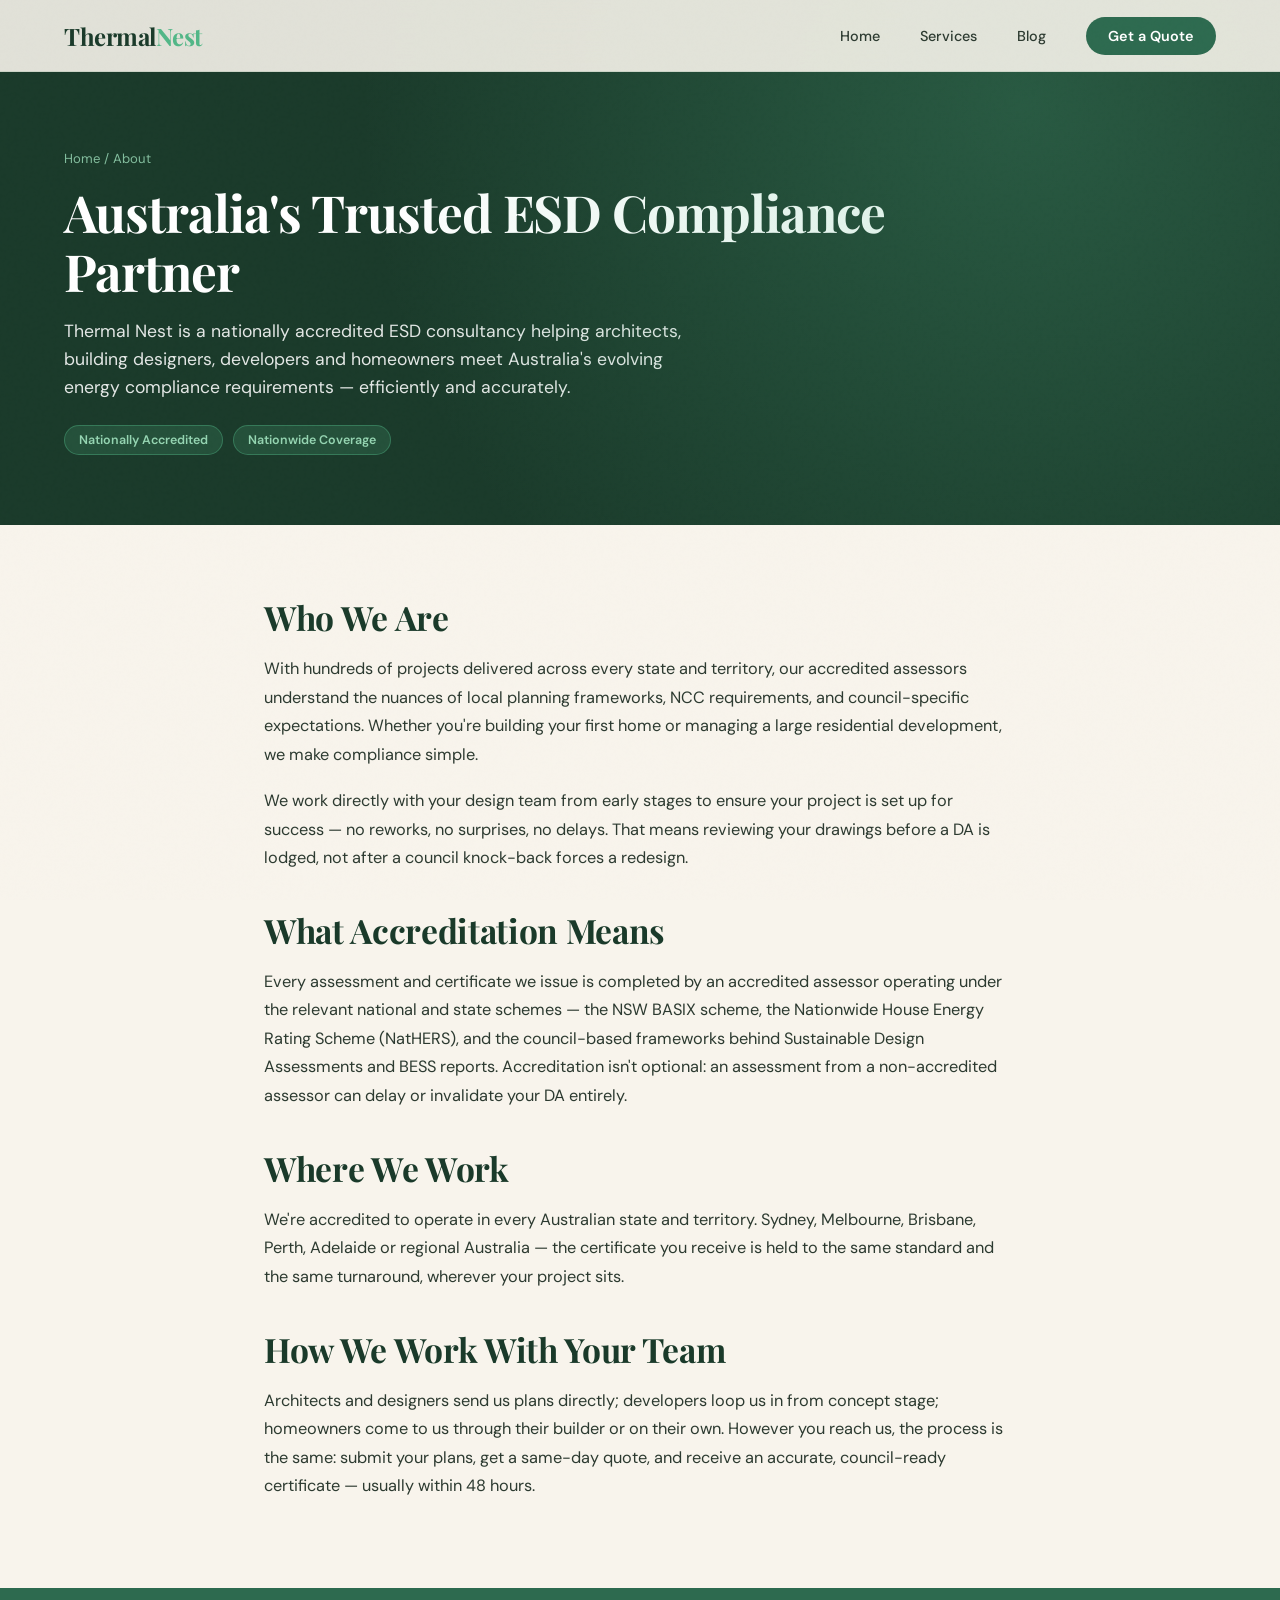
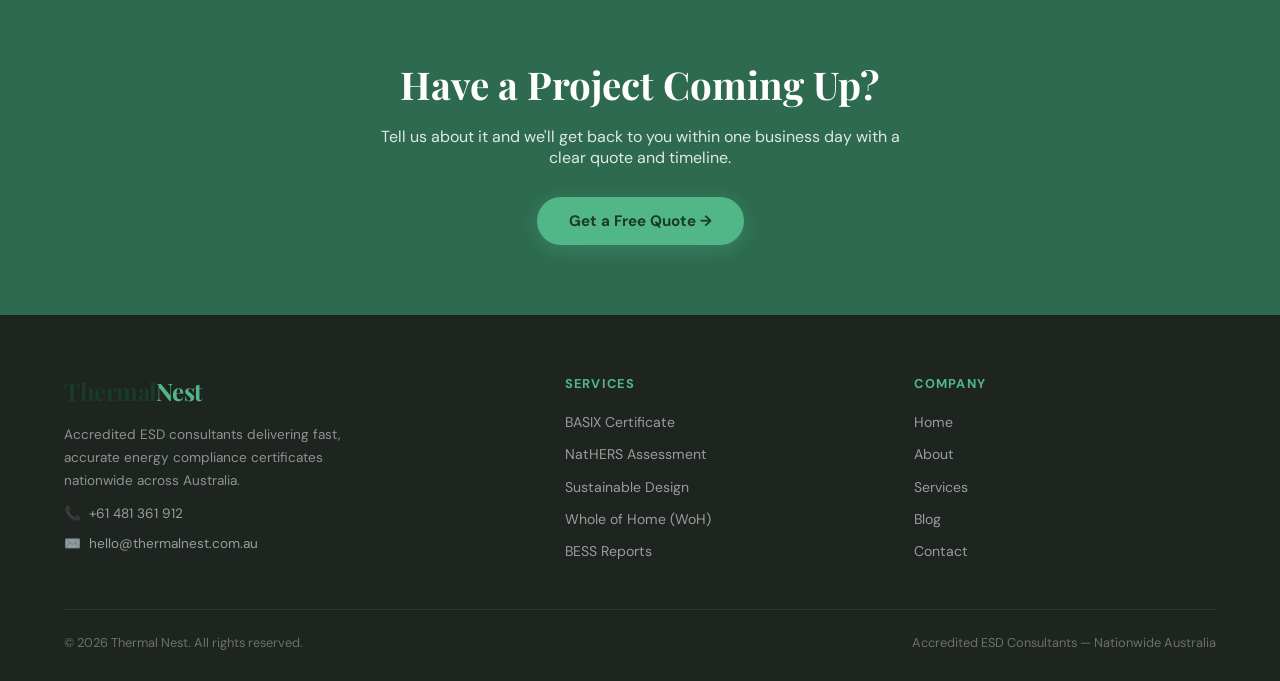
<file: about.html>
<!DOCTYPE html>
<html lang="en">
<head>
  <meta charset="UTF-8" />
  <meta name="viewport" content="width=device-width, initial-scale=1.0" />
  <title>About Thermal Nest | Accredited ESD Consultants</title>
  <meta name="description" content="Thermal Nest is a nationally accredited ESD consultancy delivering BASIX, NatHERS, SDA, WoH and BESS assessments across Australia." />
  <link rel="canonical" href="https://thermalnest.com.au/about.html" />

  <!-- Open Graph -->
  <meta property="og:title" content="About Thermal Nest | Accredited ESD Consultants" />
  <meta property="og:description" content="Thermal Nest is a nationally accredited ESD consultancy delivering BASIX, NatHERS, SDA, WoH and BESS assessments across Australia." />
  <meta property="og:url" content="https://thermalnest.com.au/about.html" />
  <meta property="og:type" content="website" />
  <meta property="og:image" content="https://thermalnest.com.au/office-lady.png" />

  <!-- Twitter Card -->
  <meta name="twitter:card" content="summary_large_image" />
  <meta name="twitter:title" content="About Thermal Nest | Accredited ESD Consultants" />
  <meta name="twitter:description" content="Thermal Nest is a nationally accredited ESD consultancy delivering BASIX, NatHERS, SDA, WoH and BESS assessments across Australia." />

  <!-- Favicon -->
  <link rel="icon" type="image/svg+xml" href="/favicon.svg" />

  <!-- Schema: ProfessionalService -->
  <script type="application/ld+json">
  {
    "@context": "https://schema.org",
    "@type": "ProfessionalService",
    "name": "Thermal Nest",
    "description": "Accredited ESD consultancy providing BASIX, NatHERS, BESS, SDA and Whole of Home assessments across Australia.",
    "url": "https://thermalnest.com.au",
    "email": "hello@thermalnest.com.au",
    "telephone": "+61481361912",
    "areaServed": { "@type": "Country", "name": "Australia" },
    "serviceType": [
      "BASIX Certificate",
      "NatHERS Assessment",
      "Sustainable Design Assessment",
      "Whole of Home Assessment",
      "BESS Assessment"
    ],
    "slogan": "Building Better. Living Greener. Certified Faster."
  }
  </script>

  <link rel="preconnect" href="https://fonts.googleapis.com">
  <link rel="preconnect" href="https://fonts.gstatic.com" crossorigin>
  <link href="https://fonts.googleapis.com/css2?family=Playfair+Display:wght@400;600;700&family=DM+Sans:wght@300;400;500;600&display=swap" rel="stylesheet">
  <style>
    *, *::before, *::after { box-sizing: border-box; margin: 0; padding: 0; }
    :root {
      --forest: #1a3a2a; --leaf: #2d6a4f; --sage: #52b788; --mint: #95d5b2;
      --cream: #f8f4ec; --sand: #e9dcc9; --charcoal: #1e2420;
      --white: #ffffff; --text: #2c3a30; --muted: #6b7c72;
      --font-display: 'Playfair Display', Georgia, serif;
      --font-body: 'DM Sans', sans-serif;
      --radius: 16px;
      --transition: all 0.4s cubic-bezier(0.25, 0.46, 0.45, 0.94);
    }
    html { scroll-behavior: smooth; }
    body { font-family: var(--font-body); color: var(--text); background: var(--cream); overflow-x: hidden; }
    body::before {
      content: ''; position: fixed; inset: 0;
      background-image: url("data:image/svg+xml,%3Csvg viewBox='0 0 256 256' xmlns='http://www.w3.org/2000/svg'%3E%3Cfilter id='noise'%3E%3CfeTurbulence type='fractalNoise' baseFrequency='0.9' numOctaves='4' stitchTiles='stitch'/%3E%3C/filter%3E%3Crect width='100%25' height='100%25' filter='url(%23noise)' opacity='0.04'/%3E%3C/svg%3E");
      pointer-events: none; z-index: 9999; opacity: 0.4;
    }

    /* NAV */
    nav {
      position: fixed; top: 0; left: 0; right: 0; z-index: 1000;
      padding: 0 5%; height: 72px; display: flex; align-items: center; justify-content: space-between;
      background: rgba(248,244,236,0.9); backdrop-filter: blur(16px);
      border-bottom: 1px solid rgba(45,106,79,0.12); transition: var(--transition);
    }
    nav.scrolled { background: rgba(248,244,236,0.97); box-shadow: 0 4px 30px rgba(26,58,42,0.08); }
    .nav-logo { font-family: var(--font-display); font-size: 1.5rem; font-weight: 700; color: var(--forest); text-decoration: none; letter-spacing: -0.02em; }
    .nav-logo span { color: var(--sage); }
    .nav-links { display: flex; gap: 2.5rem; list-style: none; }
    .nav-links a { text-decoration: none; color: var(--text); font-size: 0.9rem; font-weight: 500; position: relative; transition: color 0.3s; }
    .nav-links a::after { content: ''; position: absolute; bottom: -4px; left: 0; width: 0; height: 2px; background: var(--sage); transition: width 0.3s; border-radius: 2px; }
    .nav-links a:hover { color: var(--leaf); }
    .nav-links a:hover::after { width: 100%; }
    .nav-cta { background: var(--leaf); color: var(--white) !important; padding: 10px 22px; border-radius: 100px; font-weight: 600 !important; }
    .nav-cta:hover { background: var(--forest) !important; transform: translateY(-1px); }
    .nav-cta::after { display: none !important; }
    .hamburger { display: none; flex-direction: column; gap: 5px; cursor: pointer; background: none; border: none; padding: 4px; }
    .hamburger span { display: block; width: 24px; height: 2px; background: var(--forest); border-radius: 2px; }

    .page { display: none; }
    .page.active { display: block; }

    /* HERO – full bleed photo */
    .hero { min-height: 100vh; position: relative; display: flex; align-items: center; overflow: hidden; }
    .hero-photo {
      position: absolute; inset: 0;
      background: url('https://images.unsplash.com/photo-1618221195710-dd6b41faaea6?w=1800&q=80') center/cover no-repeat;
    }
    .hero-photo::after {
      content: ''; position: absolute; inset: 0;
      background: linear-gradient(100deg, rgba(15,32,20,0.85) 0%, rgba(26,58,42,0.70) 45%, rgba(26,58,42,0.2) 100%);
    }
    .hero-content { position: relative; z-index: 1; padding: 140px 5% 80px; max-width: 680px; }
    .hero-badge {
      display: inline-flex; align-items: center; gap: 8px;
      background: rgba(82,183,136,0.18); border: 1px solid rgba(82,183,136,0.4);
      color: var(--mint); font-size: 0.78rem; font-weight: 600; letter-spacing: 0.1em; text-transform: uppercase;
      padding: 8px 16px; border-radius: 100px; margin-bottom: 1.8rem;
      opacity: 0; animation: fadeUp 0.6s ease forwards 0.2s;
    }
    .hero-badge::before { content: ''; width: 8px; height: 8px; background: var(--sage); border-radius: 50%; animation: pulse 2s ease infinite; }
    @keyframes pulse { 0%,100%{opacity:1;transform:scale(1)} 50%{opacity:.6;transform:scale(1.3)} }
    .hero h1 {
      font-family: var(--font-display); font-size: clamp(2.6rem, 5.5vw, 4.2rem);
      font-weight: 700; line-height: 1.12; color: var(--white); letter-spacing: -0.03em; margin-bottom: 1.5rem;
      opacity: 0; animation: fadeUp 0.7s ease forwards 0.4s;
    }
    .hero h1 em { font-style: normal; color: var(--mint); position: relative; }
    .hero h1 em::after {
      content: ''; position: absolute; bottom: 2px; left: 0; right: 0; height: 3px;
      background: linear-gradient(90deg, var(--sage), var(--mint)); border-radius: 2px;
      transform: scaleX(0); transform-origin: left; animation: lineReveal 0.6s ease forwards 1.2s;
    }
    @keyframes lineReveal { to { transform: scaleX(1); } }
    .hero p { font-size: 1.1rem; line-height: 1.75; color: rgba(255,255,255,0.78); max-width: 500px; margin-bottom: 2.5rem; opacity: 0; animation: fadeUp 0.7s ease forwards 0.6s; }
    .hero-actions { display: flex; gap: 1rem; flex-wrap: wrap; opacity: 0; animation: fadeUp 0.7s ease forwards 0.8s; }
    .hero-scroll { position: absolute; bottom: 2rem; left: 50%; transform: translateX(-50%); z-index: 1; display: flex; flex-direction: column; align-items: center; gap: 6px; color: rgba(255,255,255,0.5); font-size: 0.72rem; letter-spacing: 0.1em; text-transform: uppercase; opacity: 0; animation: fadeIn 1s ease forwards 1.5s; }
    .hero-scroll-line { width: 1px; height: 40px; background: linear-gradient(to bottom, rgba(255,255,255,0.4), transparent); animation: scrollPulse 2s ease infinite; }
    @keyframes scrollPulse { 0%,100%{opacity:.4} 50%{opacity:1} }

    /* BUTTONS */
    .btn-primary { background: var(--sage); color: var(--forest); border: none; padding: 14px 32px; border-radius: 100px; font-family: var(--font-body); font-size: 0.95rem; font-weight: 700; cursor: pointer; text-decoration: none; display: inline-flex; align-items: center; gap: 8px; transition: var(--transition); box-shadow: 0 4px 20px rgba(82,183,136,0.35); }
    .btn-primary:hover { background: var(--mint); transform: translateY(-2px); }
    .btn-secondary { background: transparent; color: var(--white); border: 2px solid rgba(255,255,255,0.5); padding: 14px 32px; border-radius: 100px; font-family: var(--font-body); font-size: 0.95rem; font-weight: 600; cursor: pointer; text-decoration: none; display: inline-flex; align-items: center; gap: 8px; transition: var(--transition); }
    .btn-secondary:hover { border-color: var(--white); background: rgba(255,255,255,0.1); transform: translateY(-2px); }
    .btn-dark { background: var(--leaf); color: var(--white); border: none; padding: 14px 32px; border-radius: 100px; font-family: var(--font-body); font-size: 0.95rem; font-weight: 600; cursor: pointer; text-decoration: none; display: inline-flex; align-items: center; gap: 8px; transition: var(--transition); box-shadow: 0 4px 20px rgba(45,106,79,0.25); }
    .btn-dark:hover { background: var(--forest); transform: translateY(-2px); }
    .btn-outline-dark { background: transparent; color: var(--leaf); border: 2px solid var(--leaf); padding: 14px 32px; border-radius: 100px; font-family: var(--font-body); font-size: 0.95rem; font-weight: 600; cursor: pointer; text-decoration: none; display: inline-flex; align-items: center; gap: 8px; transition: var(--transition); }
    .btn-outline-dark:hover { background: var(--leaf); color: var(--white); transform: translateY(-2px); }

    /* SECTIONS */
    section { padding: 80px 5%; }
    .section-label { display: inline-block; font-size: 0.75rem; font-weight: 700; letter-spacing: 0.12em; text-transform: uppercase; color: var(--sage); margin-bottom: 1rem; }
    .section-title { font-family: var(--font-display); font-size: clamp(1.8rem, 3.5vw, 2.8rem); font-weight: 700; color: var(--forest); line-height: 1.2; letter-spacing: -0.02em; margin-bottom: 1rem; }
    .section-sub { font-size: 1rem; color: var(--muted); line-height: 1.7; max-width: 560px; }

    /* WHO WE ARE */
    .who-section { padding: 80px 5%; display: grid; grid-template-columns: 1fr 1fr; gap: 5rem; align-items: center; background: var(--white); }
    .who-content p { font-size: 1rem; color: var(--muted); line-height: 1.8; margin-bottom: 1.1rem; }
    .who-pills { display: flex; flex-wrap: wrap; gap: 10px; margin-top: 1.8rem; }
    .who-pill { background: rgba(82,183,136,0.1); color: var(--leaf); border: 1px solid rgba(82,183,136,0.25); font-size: 0.82rem; font-weight: 600; padding: 6px 16px; border-radius: 100px; }
    .who-photo { position: relative; border-radius: 24px; overflow: hidden; height: 460px; box-shadow: 0 24px 60px rgba(26,58,42,0.15); }
    .who-photo img { width: 100%; height: 100%; object-fit: cover; display: block; }
    .who-photo-badge { position: absolute; bottom: 24px; left: 24px; background: var(--white); border-radius: 14px; padding: 14px 20px; box-shadow: 0 8px 24px rgba(26,58,42,0.15); display: flex; align-items: center; gap: 12px; }
    .who-photo-badge-icon { width: 40px; height: 40px; background: rgba(82,183,136,0.15); border-radius: 10px; display: flex; align-items: center; justify-content: center; font-size: 1.1rem; }
    .who-photo-badge strong { display: block; font-size: 0.88rem; color: var(--forest); }
    .who-photo-badge span { font-size: 0.75rem; color: var(--muted); }

    /* HOW IT WORKS */
    .steps-grid { display: grid; grid-template-columns: repeat(3,1fr); gap: 2rem; margin-top: 3rem; }
    .step-card { background: var(--white); border-radius: var(--radius); padding: 2.5rem 2rem; border: 1px solid rgba(82,183,136,0.15); transition: var(--transition); position: relative; overflow: hidden; }
    .step-card:hover { transform: translateY(-6px); box-shadow: 0 20px 40px rgba(26,58,42,0.1); }
    .step-num { font-family: var(--font-display); font-size: 4rem; font-weight: 700; color: rgba(82,183,136,0.15); line-height: 1; margin-bottom: 1rem; }
    .step-card h3 { font-family: var(--font-display); font-size: 1.2rem; color: var(--forest); margin-bottom: 0.75rem; }
    .step-card p { font-size: 0.9rem; color: var(--muted); line-height: 1.7; }

    /* WHY CHOOSE US */
    .why-section { background: var(--forest); padding: 80px 5%; }
    .why-section .section-label { color: var(--mint); }
    .why-section .section-title { color: var(--white); }
    .why-section .section-sub { color: rgba(255,255,255,0.65); }
    .why-grid { display: grid; grid-template-columns: repeat(3,1fr); gap: 1.5rem; margin-top: 3rem; }
    .why-card { background: rgba(255,255,255,0.06); border: 1px solid rgba(255,255,255,0.1); border-radius: 20px; padding: 2rem 1.8rem; transition: var(--transition); }
    .why-card:hover { background: rgba(82,183,136,0.1); border-color: rgba(82,183,136,0.3); transform: translateY(-4px); }
    .why-icon { font-size: 2rem; margin-bottom: 1.2rem; }
    .why-card h3 { font-family: var(--font-display); font-size: 1.1rem; color: var(--white); margin-bottom: 0.6rem; }
    .why-card p { font-size: 0.88rem; color: rgba(255,255,255,0.6); line-height: 1.7; }

    /* BLOG CAROUSEL */
    .blog-carousel-section { padding: 80px 5%; background: var(--cream); }
    .carousel-header { display: flex; justify-content: space-between; align-items: flex-end; flex-wrap: wrap; gap: 1rem; margin-bottom: 3rem; }
    .carousel-track-wrap { overflow: hidden; position: relative; }
    .carousel-track-wrap::before, .carousel-track-wrap::after { content: ''; position: absolute; top: 0; bottom: 0; width: 80px; z-index: 2; pointer-events: none; }
    .carousel-track-wrap::before { left: 0; background: linear-gradient(to right, var(--cream), transparent); }
    .carousel-track-wrap::after { right: 0; background: linear-gradient(to left, var(--cream), transparent); }
    .carousel-track { display: flex; gap: 1.5rem; animation: scrollCarousel 24s linear infinite; width: max-content; }
    .carousel-track:hover { animation-play-state: paused; }
    @keyframes scrollCarousel { 0%{transform:translateX(0)} 100%{transform:translateX(-50%)} }
    .carousel-card { width: 300px; flex-shrink: 0; background: var(--white); border-radius: 20px; overflow: hidden; border: 1px solid rgba(82,183,136,0.12); transition: var(--transition); cursor: pointer; }
    .carousel-card:hover { transform: translateY(-6px); box-shadow: 0 16px 48px rgba(26,58,42,0.12); }
    .carousel-thumb { height: 150px; background: linear-gradient(135deg, var(--forest), var(--leaf)); display: flex; align-items: center; justify-content: center; font-size: 2.5rem; position: relative; overflow: hidden; }
    .carousel-thumb-2 { background: linear-gradient(135deg, #2d5016, var(--leaf)); }
    .carousel-thumb-3 { background: linear-gradient(135deg, var(--leaf), #1a4a6a); }
    .carousel-thumb-4 { background: linear-gradient(135deg, #1a3a2a, #2d5a3a); }
    .carousel-thumb-5 { background: linear-gradient(135deg, #2d4a1a, var(--leaf)); }
    .carousel-body { padding: 1.3rem; }
    .carousel-meta { display: flex; align-items: center; gap: 8px; margin-bottom: 0.6rem; }
    .carousel-cat { font-size: 0.7rem; font-weight: 700; letter-spacing: 0.08em; text-transform: uppercase; color: var(--sage); background: rgba(82,183,136,0.1); padding: 3px 10px; border-radius: 100px; }
    .carousel-date { font-size: 0.74rem; color: var(--muted); }
    .carousel-card h3 { font-family: var(--font-display); font-size: 0.98rem; color: var(--forest); line-height: 1.4; margin-bottom: 0.5rem; }
    .carousel-card p { font-size: 0.81rem; color: var(--muted); line-height: 1.6; }
    .carousel-read { display: inline-flex; align-items: center; gap: 5px; margin-top: 0.8rem; font-size: 0.8rem; font-weight: 600; color: var(--leaf); text-decoration: none; transition: gap 0.2s; }
    .carousel-read:hover { gap: 9px; }

    /* CTA */
    .cta-section { text-align: center; background: linear-gradient(160deg, rgba(82,183,136,0.08) 0%, transparent 80%); }

    /* SERVICES */
    .services-hero { padding: 140px 5% 60px; background: linear-gradient(160deg, var(--forest) 0%, var(--leaf) 100%); position: relative; overflow: hidden; }
    .services-hero::before { content:''; position:absolute; width:600px; height:600px; border-radius:50%; background:rgba(82,183,136,0.1); top:-200px; right:-200px; }
    .services-hero h1 { font-family:var(--font-display); font-size:clamp(2rem,4vw,3rem); color:var(--white); font-weight:700; letter-spacing:-0.02em; position:relative; }
    .services-hero p { color:rgba(255,255,255,0.75); font-size:1.05rem; margin-top:1rem; max-width:500px; line-height:1.7; position:relative; }
    .services-grid { display:grid; grid-template-columns:repeat(2,1fr); gap:1.5rem; margin-top:3rem; }
    .service-card { background:var(--white); border-radius:20px; padding:2.5rem; border:1px solid rgba(82,183,136,0.15); position:relative; overflow:hidden; transition:var(--transition); }
    .service-card:hover { transform:translateY(-4px); box-shadow:0 16px 48px rgba(26,58,42,0.12); border-color:rgba(82,183,136,0.35); }
    .service-card.featured { grid-column:span 2; background:linear-gradient(135deg,var(--forest) 0%,var(--leaf) 100%); }
    .service-icon { width:52px; height:52px; border-radius:14px; display:flex; align-items:center; justify-content:center; font-size:1.4rem; margin-bottom:1.5rem; background:rgba(82,183,136,0.12); }
    .service-card.featured .service-icon { background:rgba(255,255,255,0.15); }
    .service-card h3 { font-family:var(--font-display); font-size:1.25rem; color:var(--forest); margin-bottom:0.75rem; font-weight:600; }
    .service-card.featured h3 { color:var(--white); }
    .service-card p { font-size:0.9rem; color:var(--muted); line-height:1.7; }
    .service-card.featured p { color:rgba(255,255,255,0.8); }
    .service-tag { display:inline-block; margin-top:1.2rem; font-size:0.75rem; font-weight:600; letter-spacing:0.06em; text-transform:uppercase; color:var(--sage); background:rgba(82,183,136,0.1); padding:5px 12px; border-radius:100px; }
    .service-card.featured .service-tag { color:var(--mint); background:rgba(255,255,255,0.12); }
    .service-stripe { position:absolute; bottom:0; right:0; width:80px; height:80px; background:linear-gradient(135deg,transparent 50%,rgba(82,183,136,0.08) 50%); }

    /* BLOG PAGE */
    .blog-hero { padding:140px 5% 60px; background:var(--cream); }
    .blog-grid { display:grid; grid-template-columns:repeat(3,1fr); gap:1.5rem; margin-top:3rem; }
    .blog-card { background:var(--white); border-radius:20px; overflow:hidden; border:1px solid rgba(82,183,136,0.1); transition:var(--transition); }
    .blog-card:hover { transform:translateY(-4px); box-shadow:0 16px 48px rgba(26,58,42,0.1); }
    .blog-thumb { height:180px; background:linear-gradient(135deg,var(--forest),var(--leaf)); display:flex; align-items:center; justify-content:center; font-size:3rem; position:relative; overflow:hidden; }
    .blog-thumb::after { content:''; position:absolute; inset:0; background:linear-gradient(0deg,rgba(26,58,42,0.4) 0%,transparent 60%); }
    .blog-thumb-2 { background:linear-gradient(135deg,#2d5016,var(--leaf)); }
    .blog-thumb-3 { background:linear-gradient(135deg,var(--leaf),#1a4a6a); }
    .blog-body { padding:1.5rem; }
    .blog-meta { display:flex; align-items:center; gap:8px; margin-bottom:0.75rem; }
    .blog-cat { font-size:0.72rem; font-weight:700; letter-spacing:0.08em; text-transform:uppercase; color:var(--sage); background:rgba(82,183,136,0.1); padding:3px 10px; border-radius:100px; }
    .blog-date { font-size:0.78rem; color:var(--muted); }
    .blog-card h3 { font-family:var(--font-display); font-size:1.05rem; color:var(--forest); line-height:1.4; margin-bottom:0.6rem; }
    .blog-card p { font-size:0.85rem; color:var(--muted); line-height:1.65; }
    .blog-read { display:inline-flex; align-items:center; gap:6px; margin-top:1rem; font-size:0.82rem; font-weight:600; color:var(--leaf); text-decoration:none; transition:gap 0.2s; }
    .blog-read:hover { gap:10px; }

    /* CONTACT */
    .contact-layout { padding:140px 5% 80px; display:grid; grid-template-columns:1fr 1.2fr; gap:5rem; align-items:start; }
    .contact-info h1 { font-family:var(--font-display); font-size:clamp(2rem,4vw,3rem); color:var(--forest); font-weight:700; letter-spacing:-0.02em; margin-bottom:1rem; }
    .contact-info p { font-size:1rem; color:var(--muted); line-height:1.75; margin-bottom:2.5rem; }
    .contact-items { display:flex; flex-direction:column; gap:1.2rem; }
    .contact-item { display:flex; align-items:center; gap:1rem; padding:1.2rem 1.5rem; background:var(--white); border-radius:14px; border:1px solid rgba(82,183,136,0.12); }
    .contact-item-icon { width:44px; height:44px; background:rgba(82,183,136,0.12); border-radius:12px; display:flex; align-items:center; justify-content:center; font-size:1.1rem; flex-shrink:0; }
    .contact-item-text strong { display:block; font-size:0.82rem; font-weight:700; text-transform:uppercase; letter-spacing:0.08em; color:var(--muted); margin-bottom:2px; }
    .contact-item-text span { font-size:0.95rem; color:var(--text); font-weight:500; }
    .contact-form { background:var(--white); border-radius:24px; padding:3rem; box-shadow:0 20px 60px rgba(26,58,42,0.08); border:1px solid rgba(82,183,136,0.12); }
    .contact-form h2 { font-family:var(--font-display); font-size:1.6rem; color:var(--forest); margin-bottom:2rem; font-weight:700; }
    .form-row { display:grid; grid-template-columns:1fr 1fr; gap:1rem; }
    .form-group { display:flex; flex-direction:column; gap:6px; margin-bottom:1.2rem; }
    .form-group label { font-size:0.82rem; font-weight:600; color:var(--text); }
    .form-group input, .form-group select, .form-group textarea { font-family:var(--font-body); font-size:0.92rem; color:var(--text); background:var(--cream); border:1.5px solid rgba(82,183,136,0.2); border-radius:10px; padding:12px 16px; transition:border-color 0.3s, box-shadow 0.3s; outline:none; width:100%; }
    .form-group input:focus, .form-group select:focus, .form-group textarea:focus { border-color:var(--sage); box-shadow:0 0 0 3px rgba(82,183,136,0.1); background:var(--white); }
    .form-group textarea { resize:vertical; min-height:120px; }
    .form-submit { width:100%; background:var(--leaf); color:var(--white); border:none; padding:15px; border-radius:12px; font-family:var(--font-body); font-size:1rem; font-weight:600; cursor:pointer; transition:var(--transition); box-shadow:0 4px 20px rgba(45,106,79,0.25); margin-top:0.5rem; }
    .form-submit:hover { background:var(--forest); transform:translateY(-2px); }
    .form-success { display:none; text-align:center; padding:3rem 2rem; }
    .form-success .check { width:64px; height:64px; background:rgba(82,183,136,0.15); border-radius:50%; display:flex; align-items:center; justify-content:center; margin:0 auto 1.5rem; font-size:1.8rem; }
    .form-success h3 { font-family:var(--font-display); font-size:1.4rem; color:var(--forest); margin-bottom:0.5rem; }
    .form-success p { color:var(--muted); font-size:0.9rem; }

    /* FOOTER */
    footer { background:var(--charcoal); padding:60px 5% 30px; }
    .footer-top { display:grid; grid-template-columns:1.5fr 1fr 1fr; gap:3rem; padding-bottom:3rem; border-bottom:1px solid rgba(255,255,255,0.08); }
    .footer-brand p { color:rgba(255,255,255,0.5); font-size:0.85rem; line-height:1.7; margin-top:1rem; max-width:280px; }
    .footer-contact-line { display:flex; align-items:center; gap:8px; margin-top:0.8rem; font-size:0.85rem; color:rgba(255,255,255,0.55); text-decoration:none; transition:color 0.3s; }
    .footer-contact-line:hover { color:var(--mint); }
    .footer-col h4 { font-size:0.8rem; font-weight:700; letter-spacing:0.1em; text-transform:uppercase; color:var(--sage); margin-bottom:1.2rem; }
    .footer-col ul { list-style:none; display:flex; flex-direction:column; gap:0.7rem; }
    .footer-col ul li a { color:rgba(255,255,255,0.55); text-decoration:none; font-size:0.88rem; transition:color 0.3s; }
    .footer-col ul li a:hover { color:var(--mint); }
    .footer-bottom { padding-top:1.5rem; display:flex; justify-content:space-between; align-items:center; }
    .footer-bottom p { color:rgba(255,255,255,0.35); font-size:0.8rem; }

    /* FILE UPLOAD */
    .file-upload-area {
      border: 2px dashed rgba(82,183,136,0.35); border-radius: 12px;
      padding: 1.5rem; text-align: center; cursor: pointer;
      background: rgba(82,183,136,0.04); transition: var(--transition);
    }
    .file-upload-area:hover { border-color: var(--sage); background: rgba(82,183,136,0.08); }
    .file-upload-area.dragover { border-color: var(--leaf); background: rgba(82,183,136,0.12); }
    .file-upload-icon { font-size: 1.6rem; margin-bottom: 6px; }
    .file-upload-text { font-size: 0.88rem; font-weight: 600; color: var(--leaf); }
    .file-upload-sub { font-size: 0.76rem; color: var(--muted); margin-top: 3px; }

    /* ANIMATIONS */
    @keyframes fadeUp { from{opacity:0;transform:translateY(24px)} to{opacity:1;transform:translateY(0)} }
    @keyframes fadeIn { from{opacity:0} to{opacity:1} }
    .reveal { opacity:0; transform:translateY(30px); transition:opacity 0.7s ease, transform 0.7s ease; }
    .reveal.visible { opacity:1; transform:translateY(0); }

    /* RESPONSIVE */
    @media (max-width:900px) {
      .who-section { grid-template-columns:1fr; }
      .who-photo { height:300px; }
      .steps-grid, .why-grid { grid-template-columns:1fr; }
      .services-grid { grid-template-columns:1fr; }
      .service-card.featured { grid-column:span 1; }
      .blog-grid { grid-template-columns:1fr; }
      .contact-layout { grid-template-columns:1fr; gap:2rem; padding-top:100px; }
      .form-row { grid-template-columns:1fr; }
      .footer-top { grid-template-columns:1fr; gap:2rem; }
      .nav-links { display:none; }
      .hamburger { display:flex; }
      .carousel-header { flex-direction:column; align-items:flex-start; }
    }
    @media (max-width:600px) {
      .why-grid { grid-template-columns:1fr; }
    }

    /* --- Added for multi-page templates --- */
    .page-hero { background: var(--forest); padding: 150px 5% 70px; position: relative; overflow: hidden; }
    .page-hero::after { content:''; position:absolute; inset:0; background: radial-gradient(circle at 80% 20%, rgba(82,183,136,0.25), transparent 60%); }
    .page-hero-inner { position: relative; max-width: 900px; }
    .breadcrumb { font-size: 0.82rem; color: var(--mint); margin-bottom: 1rem; opacity:0.85; }
    .breadcrumb a { color: var(--mint); text-decoration: none; }
    .breadcrumb a:hover { text-decoration: underline; }
    .page-hero h1 { font-family: var(--font-display); color: var(--white); font-size: clamp(2rem, 4.5vw, 3.2rem); line-height: 1.15; letter-spacing: -0.02em; margin-bottom: 1rem; }
    .page-hero-lead { color: rgba(255,255,255,0.88); font-size: 1.1rem; max-width: 640px; line-height: 1.6; }
    .page-hero-badges { display:flex; gap:10px; flex-wrap:wrap; margin-top:1.5rem; }
    .page-hero-badges span { background: rgba(82,183,136,0.18); border:1px solid rgba(82,183,136,0.4); color: var(--mint); font-size:0.78rem; font-weight:600; padding:6px 14px; border-radius:100px; }

    .prose-section { padding: 70px 5%; max-width: 880px; margin: 0 auto; }
    .prose-section h2 { font-family: var(--font-display); color: var(--forest); font-size: clamp(1.5rem, 3vw, 2.1rem); margin: 2.2rem 0 1rem; letter-spacing: -0.01em; }
    .prose-section h2:first-child { margin-top: 0; }
    .prose-section h3 { font-family: var(--font-display); color: var(--forest); font-size: 1.25rem; margin: 1.6rem 0 0.6rem; }
    .prose-section p { color: var(--text); line-height: 1.75; margin-bottom: 1.1rem; font-size: 1.02rem; }
    .prose-section ul, .prose-section ol { color: var(--text); line-height: 1.75; margin: 0 0 1.2rem 1.4rem; }
    .prose-section li { margin-bottom: 0.5rem; }
    .prose-section strong { color: var(--forest); }

    .info-band { background: var(--sand); border-radius: var(--radius); padding: 1.6rem 1.8rem; margin: 1.8rem 0; }
    .info-band h3 { margin-top:0 !important; }

    .faq-section { background: var(--cream); padding: 70px 5%; }
    .faq-inner { max-width: 820px; margin: 0 auto; }
    .faq-item { background: var(--white); border-radius: var(--radius); padding: 1.6rem 1.8rem; margin-bottom: 1rem; box-shadow: 0 2px 14px rgba(26,58,42,0.05); }
    .faq-item h3 { font-family: var(--font-display); color: var(--forest); font-size: 1.1rem; margin-bottom: 0.6rem; }
    .faq-item p { color: var(--muted); line-height: 1.7; margin: 0; }

    .cta-band { background: var(--leaf); padding: 70px 5%; text-align: center; }
    .cta-band h2 { font-family: var(--font-display); color: var(--white); font-size: clamp(1.6rem, 3.5vw, 2.4rem); margin-bottom: 1rem; }
    .cta-band p { color: rgba(255,255,255,0.85); margin-bottom: 1.8rem; max-width: 520px; margin-left:auto; margin-right:auto; }

    .related-links { padding: 50px 5% 80px; max-width: 880px; margin: 0 auto; }
    .related-links h3 { font-family: var(--font-display); color: var(--forest); margin-bottom: 1rem; }
    .related-links ul { list-style:none; display:flex; flex-wrap:wrap; gap: 10px; }
    .related-links a { color: var(--leaf); text-decoration:none; font-weight:600; background: var(--sand); padding: 8px 16px; border-radius:100px; font-size:0.9rem; }
    .related-links a:hover { background: var(--mint); }

  </style>

</head>
<body>

<nav id="navbar">
  <a href="/index.html" class="nav-logo">Thermal<span>Nest</span></a>
  <ul class="nav-links">
    <li><a href="/index.html">Home</a></li>
    <li><a href="/services/index.html">Services</a></li>
    <li><a href="/blog/index.html">Blog</a></li>
    <li><a href="/contact.html" class="nav-cta">Get a Quote</a></li>
  </ul>
  <button class="hamburger" onclick="toggleMenu()" aria-label="Menu">
    <span></span><span></span><span></span>
  </button>
</nav>

<main>

  <section class="page-hero">
    <div class="page-hero-inner">
      <p class="breadcrumb"><a href="/index.html">Home</a> / About</p>
      <h1>Australia's Trusted ESD Compliance Partner</h1>
      <p class="page-hero-lead">Thermal Nest is a nationally accredited ESD consultancy helping architects, building designers, developers and homeowners meet Australia's evolving energy compliance requirements — efficiently and accurately.</p>
      <div class="page-hero-badges"><span>Nationally Accredited</span><span>Nationwide Coverage</span></div>
    </div>
  </section>

  <section class="prose-section">
    <h2>Who We Are</h2>
    <p>With hundreds of projects delivered across every state and territory, our accredited assessors understand the nuances of local planning frameworks, NCC requirements, and council-specific expectations. Whether you're building your first home or managing a large residential development, we make compliance simple.</p>
    <p>We work directly with your design team from early stages to ensure your project is set up for success — no reworks, no surprises, no delays. That means reviewing your drawings before a DA is lodged, not after a council knock-back forces a redesign.</p>

    <h2>What Accreditation Means</h2>
    <p>Every assessment and certificate we issue is completed by an accredited assessor operating under the relevant national and state schemes — the NSW BASIX scheme, the Nationwide House Energy Rating Scheme (NatHERS), and the council-based frameworks behind Sustainable Design Assessments and BESS reports. Accreditation isn't optional: an assessment from a non-accredited assessor can delay or invalidate your DA entirely.</p>

    <h2>Where We Work</h2>
    <p>We're accredited to operate in every Australian state and territory. Sydney, Melbourne, Brisbane, Perth, Adelaide or regional Australia — the certificate you receive is held to the same standard and the same turnaround, wherever your project sits.</p>

    <h2>How We Work With Your Team</h2>
    <p>Architects and designers send us plans directly; developers loop us in from concept stage; homeowners come to us through their builder or on their own. However you reach us, the process is the same: submit your plans, get a same-day quote, and receive an accurate, council-ready certificate — usually within 48 hours.</p>
  </section>

  <section class="cta-band">
    <h2>Have a Project Coming Up?</h2>
    <p>Tell us about it and we'll get back to you within one business day with a clear quote and timeline.</p>
    <a href="/contact.html" class="btn-primary">Get a Free Quote →</a>
  </section>

</main>

<footer>
  <div class="footer-top">
    <div class="footer-brand">
      <a href="/index.html" class="nav-logo">Thermal<span style="color:var(--sage)">Nest</span></a>
      <p>Accredited ESD consultants delivering fast, accurate energy compliance certificates nationwide across Australia.</p>
      <a href="tel:+61481361912" class="footer-contact-line">📞 &nbsp;+61 481 361 912</a>
      <a href="mailto:hello@thermalnest.com.au" class="footer-contact-line">✉️ &nbsp;hello@thermalnest.com.au</a>
    </div>
    <div class="footer-col">
      <h4>Services</h4>
      <ul>
        <li><a href="/services/basix-certificate.html">BASIX Certificate</a></li>
        <li><a href="/services/nathers-assessment.html">NatHERS Assessment</a></li>
        <li><a href="/services/sustainable-design-assessment.html">Sustainable Design</a></li>
        <li><a href="/services/whole-of-home-assessment.html">Whole of Home (WoH)</a></li>
        <li><a href="/services/bess-assessment.html">BESS Reports</a></li>
      </ul>
    </div>
    <div class="footer-col">
      <h4>Company</h4>
      <ul>
        <li><a href="/index.html">Home</a></li>
        <li><a href="/about.html">About</a></li>
        <li><a href="/services/index.html">Services</a></li>
        <li><a href="/blog/index.html">Blog</a></li>
        <li><a href="/contact.html">Contact</a></li>
      </ul>
    </div>
  </div>
  <div class="footer-bottom">
    <p>© 2026 Thermal Nest. All rights reserved.</p>
    <p>Accredited ESD Consultants — Nationwide Australia</p>
  </div>
</footer>


<script>
  window.addEventListener('scroll', () => {
    const nav = document.getElementById('navbar');
    if (nav) nav.classList.toggle('scrolled', window.scrollY > 30);
  });
  let menuOpen = false;
  function toggleMenu() {
    menuOpen = !menuOpen;
    const links = document.querySelector('.nav-links');
    links.style.cssText = menuOpen
      ? 'display:flex;flex-direction:column;position:absolute;top:72px;left:0;right:0;background:rgba(248,244,236,0.98);padding:1.5rem 5%;backdrop-filter:blur(16px);border-bottom:1px solid rgba(82,183,136,0.15);gap:1rem;'
      : 'display:none';
  }
  function initReveal() {
    const obs = new IntersectionObserver(entries => {
      entries.forEach(e => { if (e.isIntersecting) e.target.classList.add('visible'); });
    }, { threshold: 0.08 });
    document.querySelectorAll('.reveal').forEach(el => { el.classList.remove('visible'); obs.observe(el); });
  }
  document.addEventListener('DOMContentLoaded', initReveal);
</script>

</body>
</html>
</file>
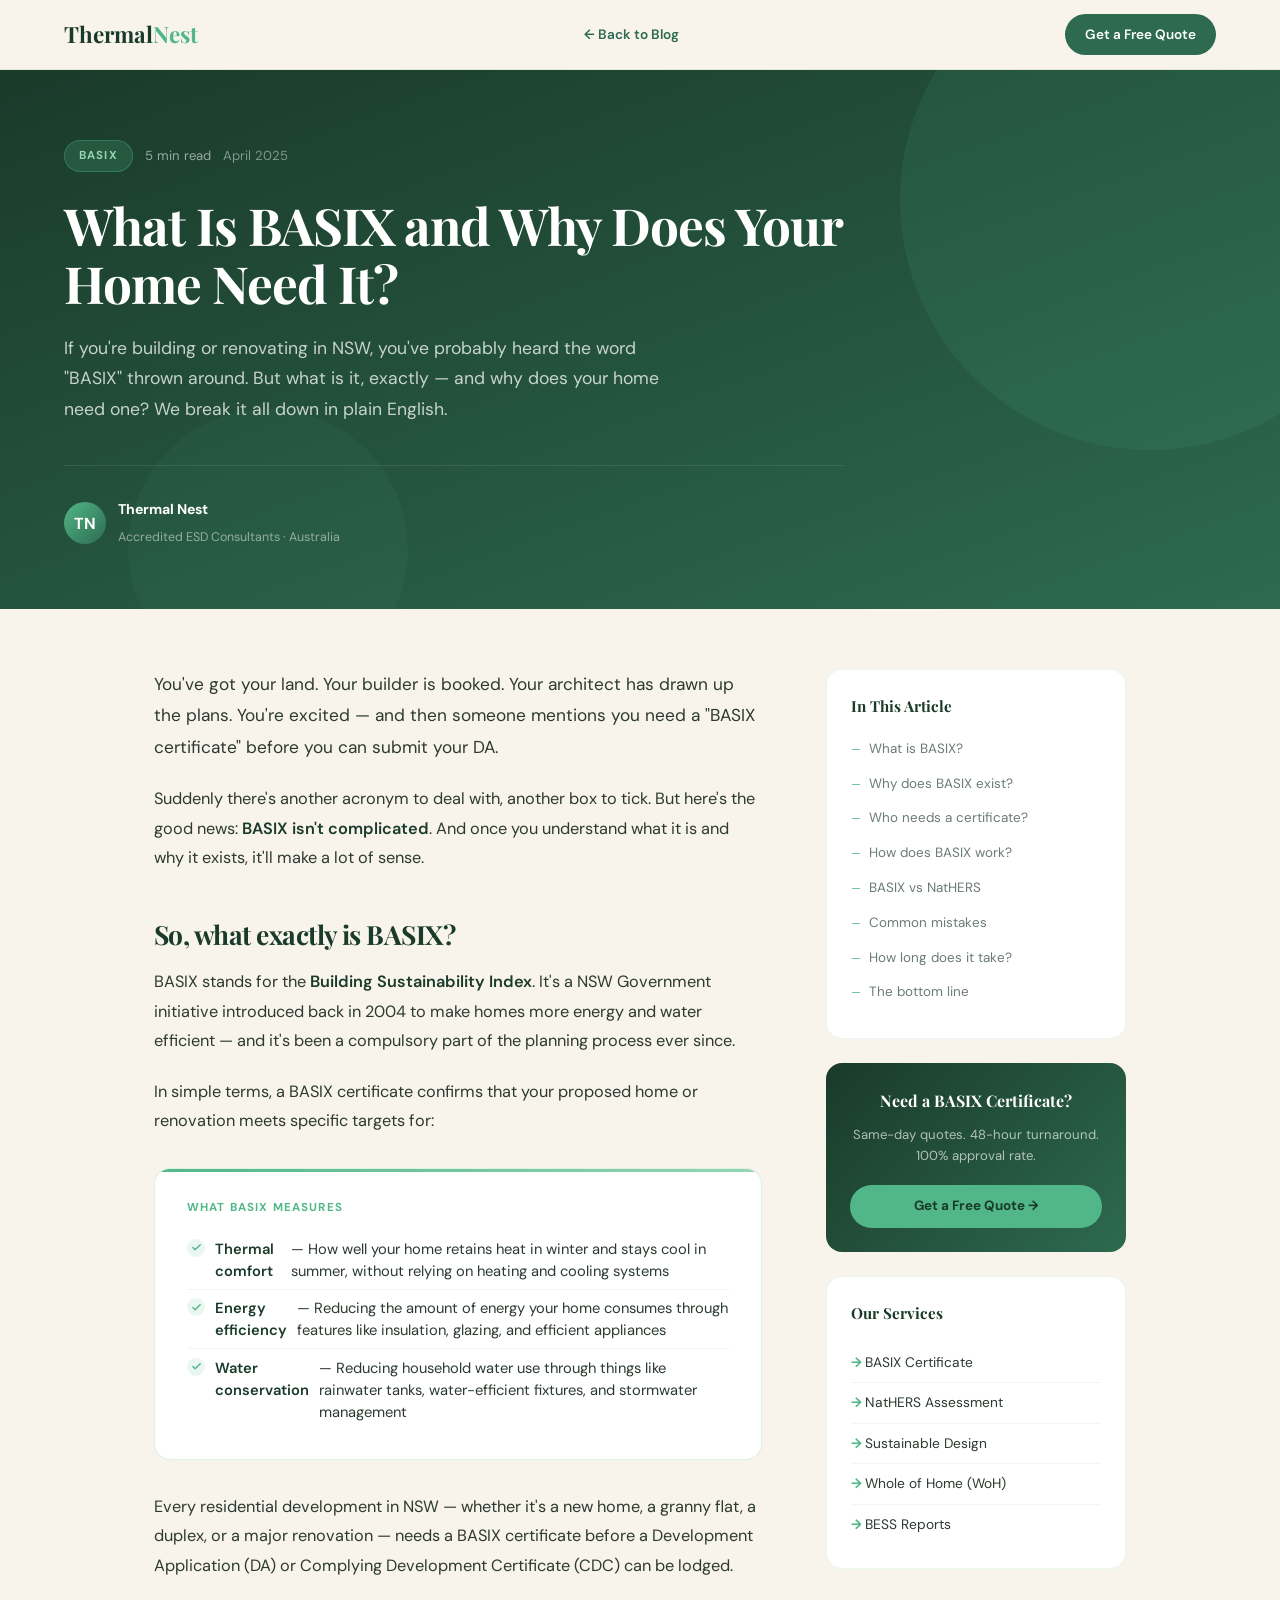
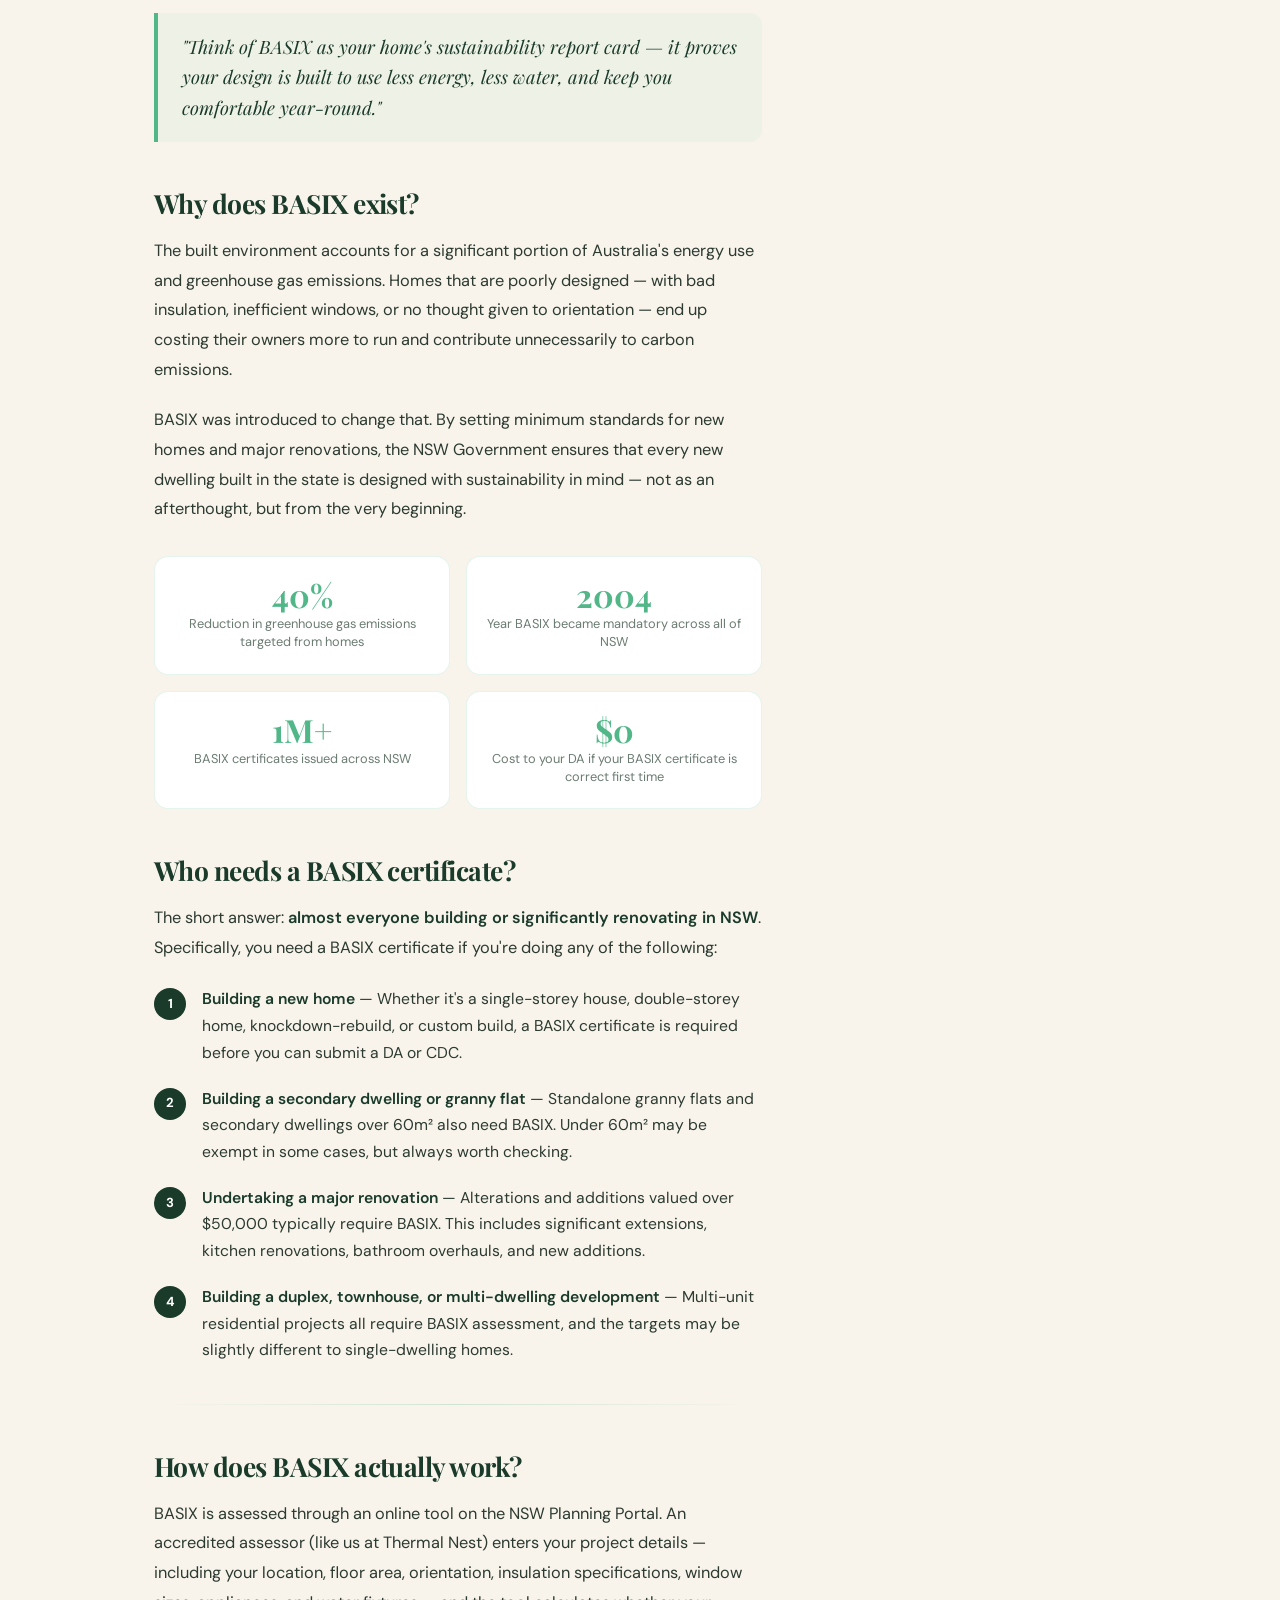
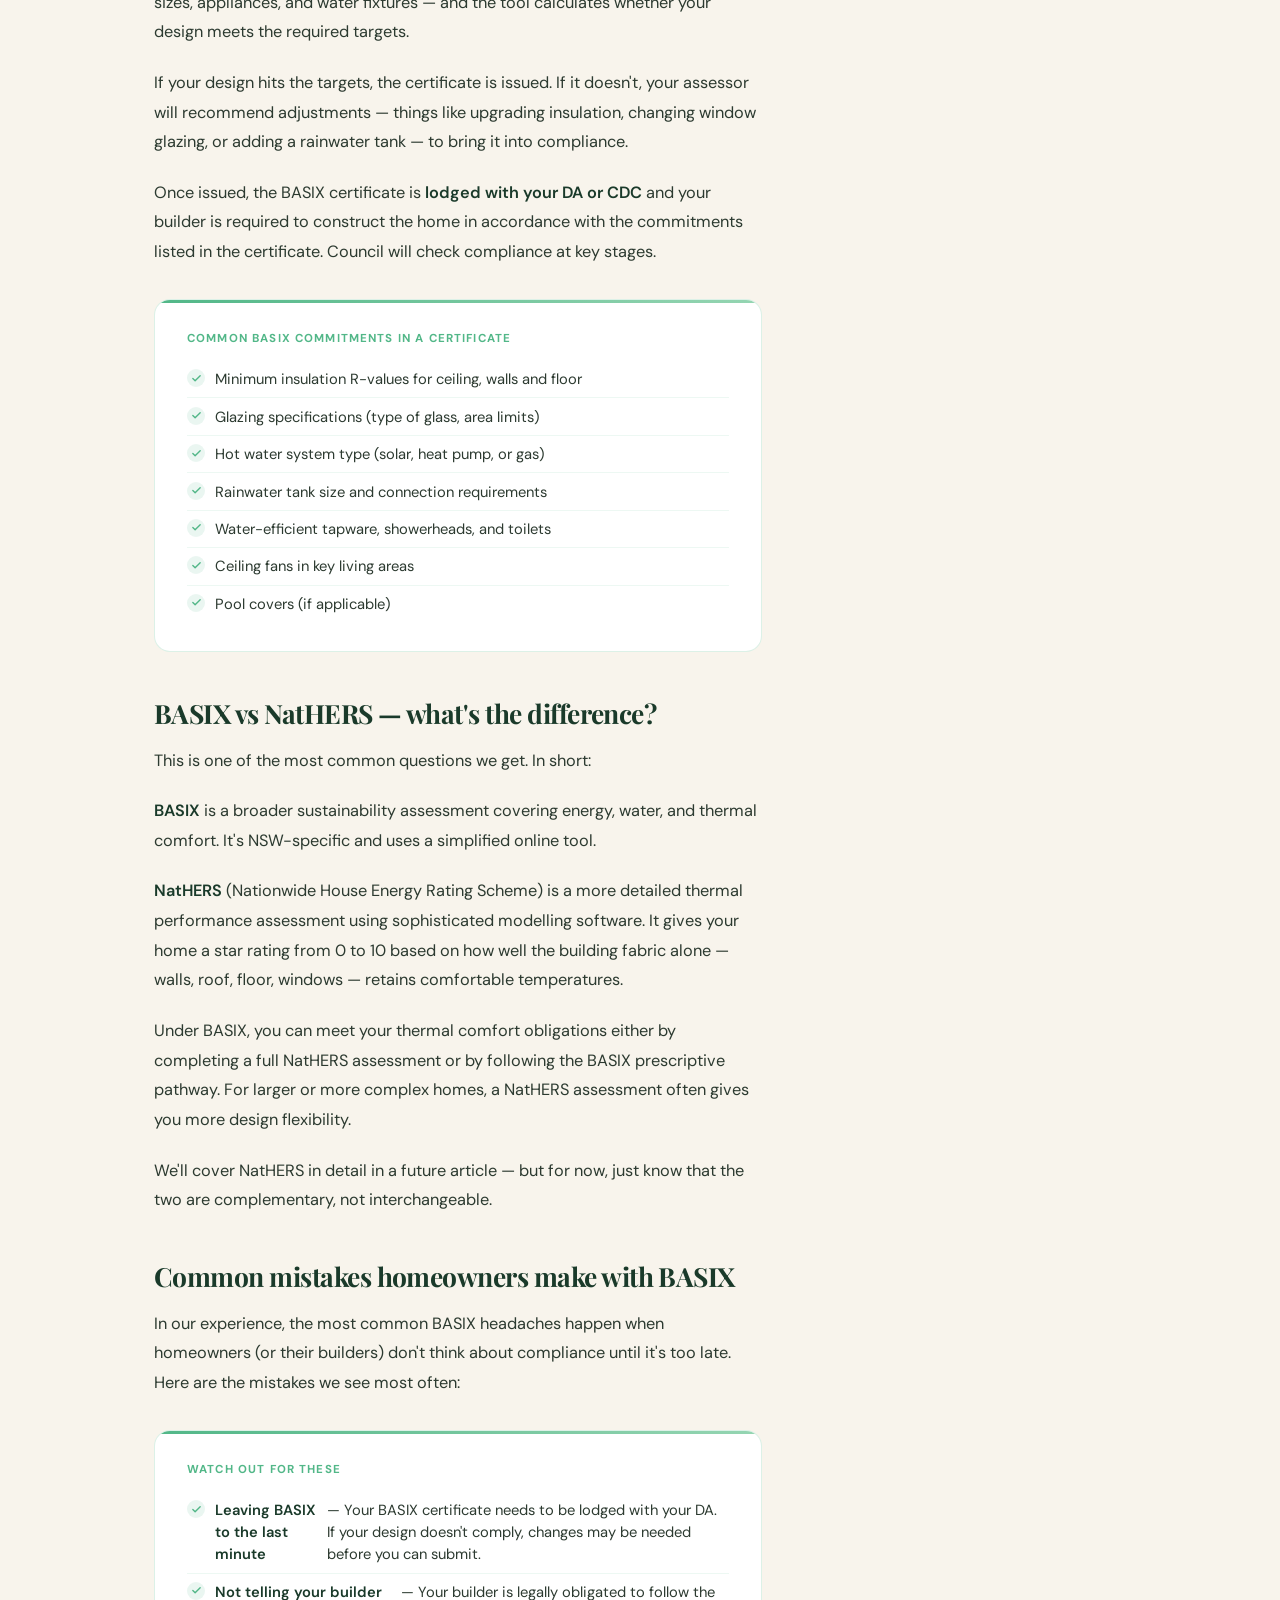
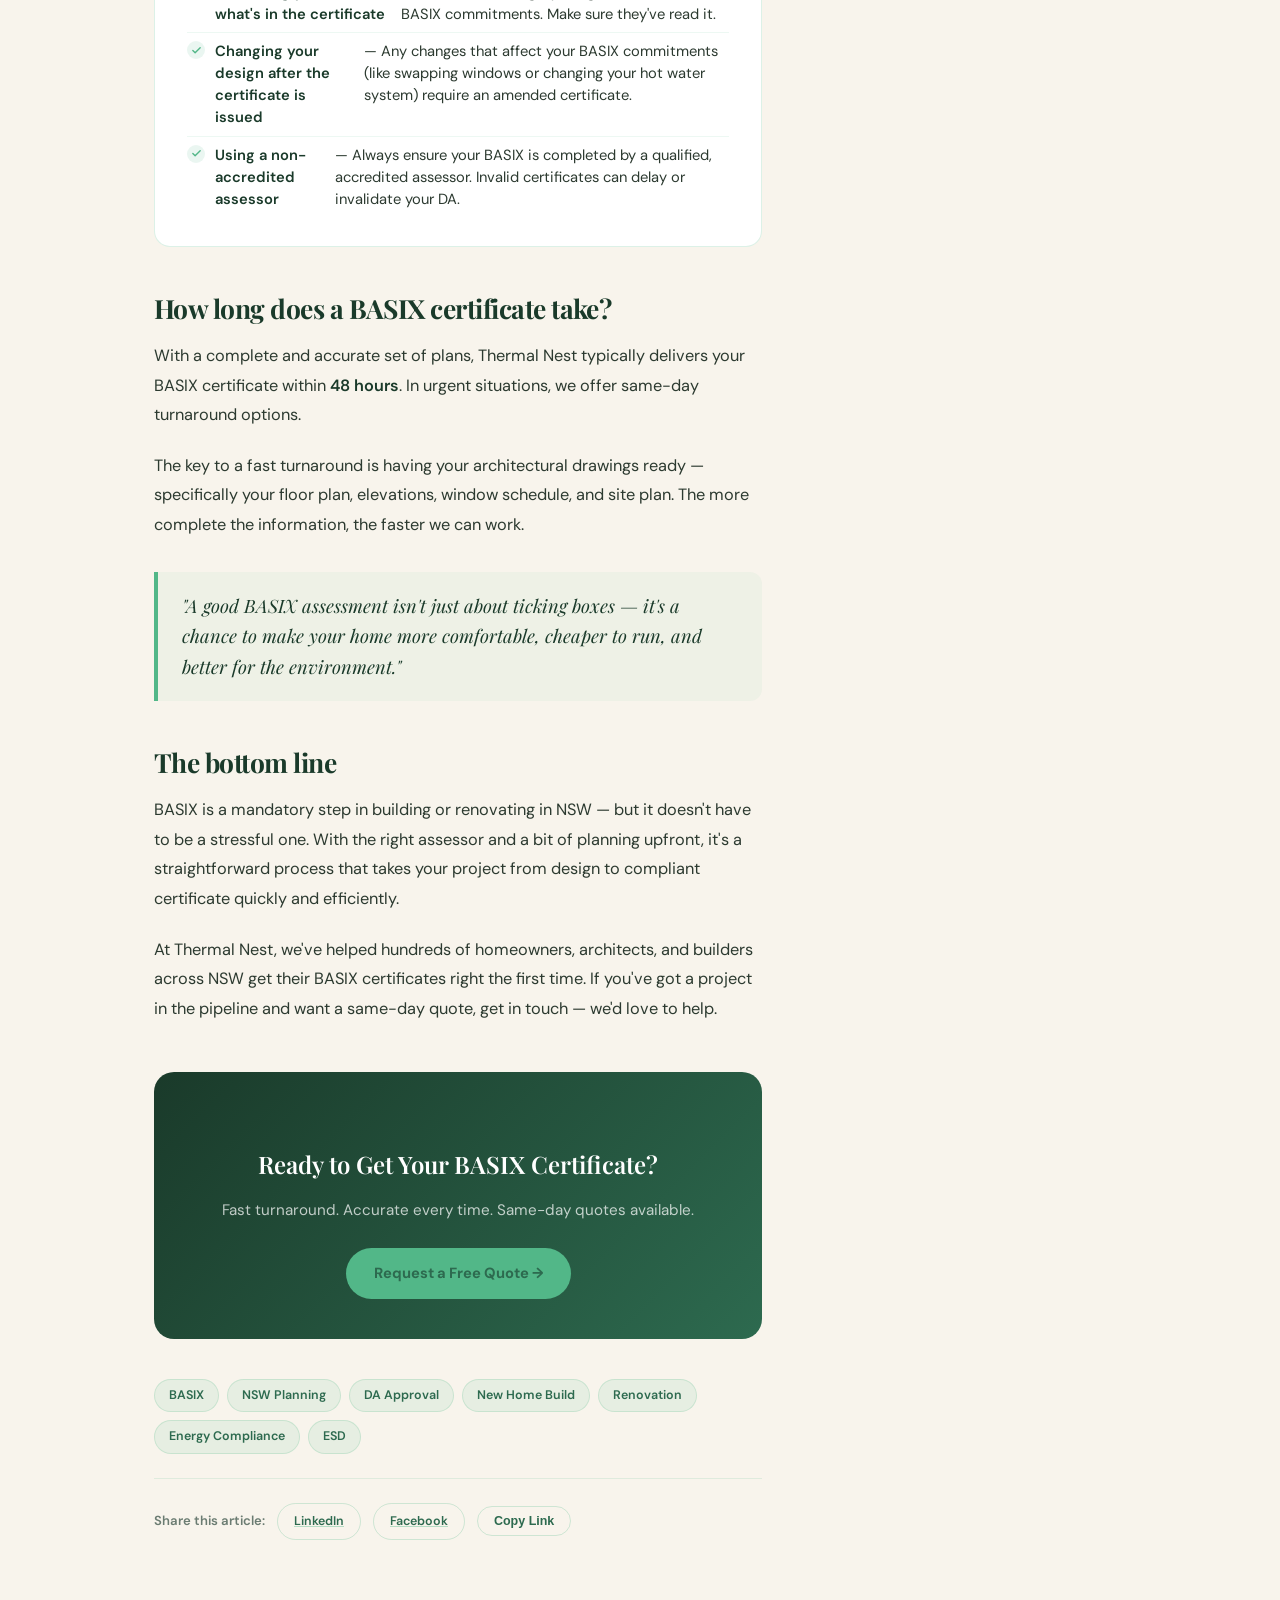
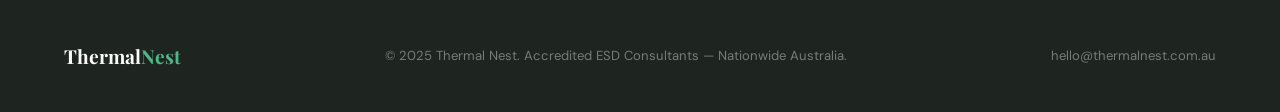
<file: blog-01-what-is-basix.html>
<!DOCTYPE html>
<html lang="en">
<head>
  <meta charset="UTF-8" />
  <meta name="viewport" content="width=device-width, initial-scale=1.0" />
  <title>What Is BASIX and Why Does Your Home Need It? | Thermal Nest</title>
  <meta name="description" content="What is BASIX and why does your NSW home need it? A plain-English guide to the certificate every DA and CDC requires." />
  <meta name="keywords" content="BASIX certificate NSW, what is BASIX, BASIX explained, building approval NSW, DA approval, home renovation NSW, energy compliance" />
  <link rel="canonical" href="https://thermalnest.com.au/blog-01-what-is-basix.html" />

  <!-- Open Graph -->
  <meta property="og:title" content="What Is BASIX and Why Does Your Home Need It?" />
  <meta property="og:description" content="Building or renovating in NSW? Here's everything you need to know about BASIX — in plain English." />
  <meta property="og:url" content="https://thermalnest.com.au/blog-01-what-is-basix.html" />
  <meta property="og:type" content="article" />
  <meta property="og:image" content="https://thermalnest.com.au/office-lady.png" />
  <meta property="article:published_time" content="2025-04-01" />
  <meta property="article:author" content="Thermal Nest" />

  <!-- Twitter Card -->
  <meta name="twitter:card" content="summary_large_image" />
  <meta name="twitter:title" content="What Is BASIX and Why Does Your Home Need It?" />
  <meta name="twitter:description" content="Building or renovating in NSW? Here's everything you need to know about BASIX — in plain English." />

  <!-- Favicon -->
  <link rel="icon" type="image/svg+xml" href="/favicon.svg" />

  <!-- Schema.org BlogPosting markup for SEO + AI search -->
  <script type="application/ld+json">
  {
    "@context": "https://schema.org",
    "@type": "BlogPosting",
    "headline": "What Is BASIX and Why Does Your Home Need It?",
    "description": "What is BASIX and why does your NSW home need it? A plain-English guide to the certificate every DA and CDC requires.",
    "image": "https://thermalnest.com.au/office-lady.png",
    "author": { "@type": "Organization", "name": "Thermal Nest", "url": "https://thermalnest.com.au" },
    "publisher": { "@type": "Organization", "name": "Thermal Nest", "logo": { "@type": "ImageObject", "url": "https://thermalnest.com.au/office-lady.png" } },
    "datePublished": "2025-04-01",
    "dateModified": "2025-04-01",
    "mainEntityOfPage": "https://thermalnest.com.au/blog-01-what-is-basix.html",
    "keywords": ["BASIX", "NSW building compliance", "energy certificate", "DA approval", "home renovation"]
  }
  </script>

  <link rel="preconnect" href="https://fonts.googleapis.com">
  <link rel="preconnect" href="https://fonts.gstatic.com" crossorigin>
  <link href="https://fonts.googleapis.com/css2?family=Playfair+Display:ital,wght@0,400;0,600;0,700;1,400&family=DM+Sans:wght@300;400;500;600&display=swap" rel="stylesheet">

  <style>
    *, *::before, *::after { box-sizing: border-box; margin: 0; padding: 0; }

    :root {
      --forest:   #1a3a2a;
      --leaf:     #2d6a4f;
      --sage:     #52b788;
      --mint:     #95d5b2;
      --cream:    #f8f4ec;
      --sand:     #e9dcc9;
      --charcoal: #1e2420;
      --white:    #ffffff;
      --text:     #2c3a30;
      --muted:    #6b7c72;
      --font-display: 'Playfair Display', Georgia, serif;
      --font-body: 'DM Sans', sans-serif;
      --transition: all 0.3s ease;
    }

    html { scroll-behavior: smooth; }
    body { font-family: var(--font-body); color: var(--text); background: var(--cream); overflow-x: hidden; line-height: 1.7; }

    /* ── NAV ── */
    nav {
      position: fixed; top: 0; left: 0; right: 0; z-index: 100;
      padding: 0 5%; height: 70px;
      display: flex; align-items: center; justify-content: space-between;
      background: rgba(248,244,236,0.95); backdrop-filter: blur(16px);
      border-bottom: 1px solid rgba(45,106,79,0.1);
    }
    .nav-logo { font-family: var(--font-display); font-size: 1.4rem; font-weight: 700; color: var(--forest); text-decoration: none; }
    .nav-logo span { color: var(--sage); }
    .nav-back { display: inline-flex; align-items: center; gap: 6px; font-size: 0.85rem; font-weight: 600; color: var(--leaf); text-decoration: none; transition: var(--transition); }
    .nav-back:hover { gap: 10px; }
    .nav-cta { background: var(--leaf); color: var(--white); padding: 9px 20px; border-radius: 100px; font-size: 0.85rem; font-weight: 600; text-decoration: none; transition: var(--transition); }
    .nav-cta:hover { background: var(--forest); }

    /* ── HERO BANNER ── */
    .blog-hero {
      margin-top: 70px;
      padding: 70px 5% 60px;
      background: linear-gradient(160deg, var(--forest) 0%, var(--leaf) 100%);
      position: relative; overflow: hidden;
    }
    .blog-hero::before {
      content: '';
      position: absolute; top: -120px; right: -120px;
      width: 500px; height: 500px; border-radius: 50%;
      background: rgba(82,183,136,0.1);
    }
    .blog-hero::after {
      content: '';
      position: absolute; bottom: -80px; left: 10%;
      width: 280px; height: 280px; border-radius: 50%;
      background: rgba(82,183,136,0.06);
    }
    .blog-hero-inner { max-width: 780px; position: relative; z-index: 1; }
    .blog-meta-top {
      display: flex; align-items: center; gap: 12px;
      margin-bottom: 1.5rem; flex-wrap: wrap;
    }
    .blog-cat-tag {
      background: rgba(82,183,136,0.2); border: 1px solid rgba(82,183,136,0.35);
      color: var(--mint); font-size: 0.72rem; font-weight: 700;
      letter-spacing: 0.1em; text-transform: uppercase;
      padding: 5px 14px; border-radius: 100px;
    }
    .blog-read-time { font-size: 0.82rem; color: rgba(255,255,255,0.55); }
    .blog-date-top { font-size: 0.82rem; color: rgba(255,255,255,0.45); }
    .blog-hero h1 {
      font-family: var(--font-display);
      font-size: clamp(2rem, 4.5vw, 3.2rem);
      font-weight: 700; line-height: 1.15;
      color: var(--white); letter-spacing: -0.02em;
      margin-bottom: 1.2rem;
    }
    .blog-hero-intro {
      font-size: 1.1rem; color: rgba(255,255,255,0.75);
      line-height: 1.75; max-width: 620px;
    }
    .blog-author-row {
      display: flex; align-items: center; gap: 12px;
      margin-top: 2.5rem; padding-top: 2rem;
      border-top: 1px solid rgba(255,255,255,0.1);
    }
    .author-avatar {
      width: 42px; height: 42px; border-radius: 50%;
      background: linear-gradient(135deg, var(--sage), var(--leaf));
      display: flex; align-items: center; justify-content: center;
      font-size: 1rem; font-weight: 700; color: var(--white);
      flex-shrink: 0;
    }
    .author-info strong { display: block; font-size: 0.88rem; color: var(--white); }
    .author-info span { font-size: 0.78rem; color: rgba(255,255,255,0.5); }

    /* ── LAYOUT ── */
    .blog-layout {
      max-width: 1100px; margin: 0 auto;
      display: grid; grid-template-columns: 1fr 300px;
      gap: 4rem; padding: 60px 5%;
      align-items: start;
    }

    /* ── ARTICLE BODY ── */
    .article-body {}
    .article-body h2 {
      font-family: var(--font-display);
      font-size: 1.65rem; font-weight: 700;
      color: var(--forest); line-height: 1.25;
      margin: 2.8rem 0 1rem;
      letter-spacing: -0.02em;
    }
    .article-body h3 {
      font-family: var(--font-display);
      font-size: 1.2rem; font-weight: 600;
      color: var(--leaf); margin: 2rem 0 0.75rem;
    }
    .article-body p {
      font-size: 1.02rem; color: var(--text);
      line-height: 1.82; margin-bottom: 1.3rem;
    }
    .article-body p:first-child { font-size: 1.08rem; }
    .article-body strong { color: var(--forest); font-weight: 600; }
    .article-body a { color: var(--leaf); text-decoration: underline; text-decoration-color: rgba(82,183,136,0.4); transition: var(--transition); }
    .article-body a:hover { color: var(--sage); }

    /* pull quote */
    .pull-quote {
      border-left: 4px solid var(--sage);
      padding: 1.2rem 1.5rem;
      margin: 2rem 0;
      background: rgba(82,183,136,0.06);
      border-radius: 0 12px 12px 0;
    }
    .pull-quote p {
      font-family: var(--font-display);
      font-size: 1.15rem !important;
      font-style: italic;
      color: var(--forest) !important;
      margin: 0 !important;
      line-height: 1.65 !important;
    }

    /* callout box */
    .callout {
      background: var(--white);
      border: 1px solid rgba(82,183,136,0.2);
      border-radius: 16px;
      padding: 1.8rem 2rem;
      margin: 2rem 0;
      position: relative; overflow: hidden;
    }
    .callout::before {
      content: '';
      position: absolute; top: 0; left: 0; right: 0; height: 3px;
      background: linear-gradient(90deg, var(--sage), var(--mint));
    }
    .callout-label {
      font-size: 0.72rem; font-weight: 700; letter-spacing: 0.1em;
      text-transform: uppercase; color: var(--sage); margin-bottom: 0.8rem;
    }
    .callout h3 {
      font-family: var(--font-display); font-size: 1.05rem;
      color: var(--forest); margin: 0 0 0.8rem !important;
    }
    .callout ul { list-style: none; padding: 0; margin: 0; }
    .callout ul li {
      font-size: 0.92rem; color: var(--text);
      padding: 0.45rem 0; border-bottom: 1px solid rgba(82,183,136,0.1);
      display: flex; align-items: flex-start; gap: 10px; line-height: 1.5;
    }
    .callout ul li:last-child { border-bottom: none; }
    .callout ul li::before {
      content: '';
      width: 18px; height: 18px; flex-shrink: 0; margin-top: 1px;
      background: rgba(82,183,136,0.12) url("data:image/svg+xml,%3Csvg xmlns='http://www.w3.org/2000/svg' viewBox='0 0 24 24' fill='none' stroke='%2352b788' stroke-width='3' stroke-linecap='round' stroke-linejoin='round'%3E%3Cpolyline points='20 6 9 17 4 12'/%3E%3C/svg%3E") center/11px no-repeat;
      border-radius: 50%;
    }

    /* fact card */
    .fact-grid { display: grid; grid-template-columns: repeat(2,1fr); gap: 1rem; margin: 2rem 0; }
    .fact-card {
      background: var(--white); border-radius: 14px;
      padding: 1.4rem 1.2rem;
      border: 1px solid rgba(82,183,136,0.15);
      text-align: center;
    }
    .fact-card .num {
      font-family: var(--font-display); font-size: 2rem; font-weight: 700;
      color: var(--sage); line-height: 1;
    }
    .fact-card .label { font-size: 0.8rem; color: var(--muted); margin-top: 4px; line-height: 1.4; }

    /* step list */
    .step-list { list-style: none; padding: 0; margin: 1.5rem 0; }
    .step-list li {
      display: flex; gap: 1rem; margin-bottom: 1.2rem; align-items: flex-start;
    }
    .step-num {
      width: 32px; height: 32px; flex-shrink: 0;
      background: var(--forest); color: var(--white);
      border-radius: 50%; display: flex; align-items: center; justify-content: center;
      font-size: 0.82rem; font-weight: 700; margin-top: 2px;
    }
    .step-text { font-size: 0.98rem; color: var(--text); line-height: 1.7; }
    .step-text strong { color: var(--forest); }

    /* divider */
    .article-divider {
      height: 1px; background: linear-gradient(90deg, transparent, rgba(82,183,136,0.25), transparent);
      margin: 2.5rem 0;
    }

    /* CTA block */
    .article-cta {
      background: linear-gradient(135deg, var(--forest), var(--leaf));
      border-radius: 20px; padding: 2.5rem;
      text-align: center; margin-top: 3rem;
    }
    .article-cta h3 {
      font-family: var(--font-display); font-size: 1.5rem;
      color: var(--white); margin-bottom: 0.75rem;
    }
    .article-cta p { font-size: 0.95rem; color: rgba(255,255,255,0.72); margin-bottom: 1.5rem; }
    .btn-cta {
      display: inline-flex; align-items: center; gap: 8px;
      background: var(--sage); color: var(--forest);
      padding: 13px 28px; border-radius: 100px;
      font-weight: 700; font-size: 0.92rem; text-decoration: none;
      transition: var(--transition);
    }
    .btn-cta:hover { background: var(--mint); transform: translateY(-2px); }

    /* tags */
    .article-tags { display: flex; flex-wrap: wrap; gap: 8px; margin-top: 2.5rem; }
    .article-tag {
      background: rgba(82,183,136,0.1); color: var(--leaf);
      border: 1px solid rgba(82,183,136,0.2);
      font-size: 0.78rem; font-weight: 600; padding: 5px 14px; border-radius: 100px;
    }

    /* share row */
    .share-row {
      display: flex; align-items: center; gap: 12px;
      margin-top: 1.5rem; padding-top: 1.5rem;
      border-top: 1px solid rgba(82,183,136,0.15);
    }
    .share-label { font-size: 0.82rem; font-weight: 600; color: var(--muted); }
    .share-btn {
      padding: 7px 16px; border-radius: 100px;
      font-size: 0.78rem; font-weight: 600;
      border: 1px solid rgba(82,183,136,0.25);
      color: var(--leaf); background: transparent;
      cursor: pointer; transition: var(--transition); text-decoration: none;
    }
    .share-btn:hover { background: var(--leaf); color: var(--white); border-color: var(--leaf); }

    /* ── SIDEBAR ── */
    .sidebar { position: sticky; top: 90px; }
    .sidebar-card {
      background: var(--white); border-radius: 16px;
      padding: 1.5rem; border: 1px solid rgba(82,183,136,0.12);
      margin-bottom: 1.5rem;
    }
    .sidebar-card h4 {
      font-family: var(--font-display); font-size: 0.95rem;
      color: var(--forest); margin-bottom: 1rem; font-weight: 700;
    }
    .toc-list { list-style: none; padding: 0; }
    .toc-list li { margin-bottom: 0.5rem; }
    .toc-list a {
      font-size: 0.84rem; color: var(--muted); text-decoration: none;
      display: flex; align-items: flex-start; gap: 8px;
      transition: color 0.2s; line-height: 1.4; padding: 4px 0;
    }
    .toc-list a::before {
      content: '—'; color: var(--sage); font-size: 0.7rem;
      flex-shrink: 0; margin-top: 2px;
    }
    .toc-list a:hover { color: var(--leaf); }

    .sidebar-services li {
      list-style: none; padding: 0.5rem 0;
      border-bottom: 1px solid rgba(82,183,136,0.1);
      font-size: 0.86rem; color: var(--text);
    }
    .sidebar-services li:last-child { border-bottom: none; }
    .sidebar-services li::before { content: '→ '; color: var(--sage); font-weight: 700; }

    .sidebar-cta-card {
      background: linear-gradient(135deg, var(--forest), var(--leaf));
      border-radius: 16px; padding: 1.5rem; text-align: center;
    }
    .sidebar-cta-card h4 { font-family: var(--font-display); font-size: 1rem; color: var(--white); margin-bottom: 0.6rem; }
    .sidebar-cta-card p { font-size: 0.82rem; color: rgba(255,255,255,0.65); margin-bottom: 1.2rem; line-height: 1.6; }
    .btn-sidebar {
      display: block; background: var(--sage); color: var(--forest);
      padding: 10px 16px; border-radius: 100px; font-size: 0.84rem;
      font-weight: 700; text-decoration: none; transition: var(--transition);
    }
    .btn-sidebar:hover { background: var(--mint); }

    /* ── FOOTER ── */
    footer {
      background: var(--charcoal); padding: 40px 5%;
      display: flex; align-items: center; justify-content: space-between; flex-wrap: wrap; gap: 1rem;
    }
    footer p { color: rgba(255,255,255,0.4); font-size: 0.82rem; }
    .footer-logo { font-family: var(--font-display); font-size: 1.2rem; font-weight: 700; color: var(--white); text-decoration: none; }
    .footer-logo span { color: var(--sage); }

    /* ── RESPONSIVE ── */
    @media (max-width: 860px) {
      .blog-layout { grid-template-columns: 1fr; gap: 2rem; padding: 40px 5%; }
      .sidebar { position: static; }
      .fact-grid { grid-template-columns: repeat(2,1fr); }
      nav .nav-cta { display: none; }
    }
    @media (max-width: 500px) {
      .fact-grid { grid-template-columns: 1fr 1fr; }
      .blog-hero h1 { font-size: 1.8rem; }
    }

    /* ── REVEAL ANIMATION ── */
    .reveal { opacity: 0; transform: translateY(20px); transition: opacity 0.6s ease, transform 0.6s ease; }
    .reveal.visible { opacity: 1; transform: translateY(0); }
  </style>
</head>
<body>

<!-- NAV -->
<nav>
  <a href="index.html" class="nav-logo">Thermal<span>Nest</span></a>
  <a href="index.html#blog" class="nav-back">← Back to Blog</a>
  <a href="index.html#contact" class="nav-cta">Get a Free Quote</a>
</nav>

<!-- HERO -->
<div class="blog-hero">
  <div class="blog-hero-inner">
    <div class="blog-meta-top">
      <span class="blog-cat-tag">BASIX</span>
      <span class="blog-read-time">5 min read</span>
      <span class="blog-date-top">April 2025</span>
    </div>
    <h1>What Is BASIX and Why Does Your Home Need It?</h1>
    <p class="blog-hero-intro">If you're building or renovating in NSW, you've probably heard the word "BASIX" thrown around. But what is it, exactly — and why does your home need one? We break it all down in plain English.</p>
    <div class="blog-author-row">
      <div class="author-avatar">TN</div>
      <div class="author-info">
        <strong>Thermal Nest</strong>
        <span>Accredited ESD Consultants · Australia</span>
      </div>
    </div>
  </div>
</div>

<!-- MAIN LAYOUT -->
<div class="blog-layout">

  <!-- ARTICLE -->
  <article class="article-body">

    <p>You've got your land. Your builder is booked. Your architect has drawn up the plans. You're excited — and then someone mentions you need a "BASIX certificate" before you can submit your DA.</p>

    <p>Suddenly there's another acronym to deal with, another box to tick. But here's the good news: <strong>BASIX isn't complicated</strong>. And once you understand what it is and why it exists, it'll make a lot of sense.</p>

    <h2 id="what-is-basix">So, what exactly is BASIX?</h2>

    <p>BASIX stands for the <strong>Building Sustainability Index</strong>. It's a NSW Government initiative introduced back in 2004 to make homes more energy and water efficient — and it's been a compulsory part of the planning process ever since.</p>

    <p>In simple terms, a BASIX certificate confirms that your proposed home or renovation meets specific targets for:</p>

    <div class="callout">
      <div class="callout-label">What BASIX Measures</div>
      <ul>
        <li><strong>Thermal comfort</strong> — How well your home retains heat in winter and stays cool in summer, without relying on heating and cooling systems</li>
        <li><strong>Energy efficiency</strong> — Reducing the amount of energy your home consumes through features like insulation, glazing, and efficient appliances</li>
        <li><strong>Water conservation</strong> — Reducing household water use through things like rainwater tanks, water-efficient fixtures, and stormwater management</li>
      </ul>
    </div>

    <p>Every residential development in NSW — whether it's a new home, a granny flat, a duplex, or a major renovation — needs a BASIX certificate before a Development Application (DA) or Complying Development Certificate (CDC) can be lodged.</p>

    <div class="pull-quote">
      <p>"Think of BASIX as your home's sustainability report card — it proves your design is built to use less energy, less water, and keep you comfortable year-round."</p>
    </div>

    <h2 id="why-does-it-exist">Why does BASIX exist?</h2>

    <p>The built environment accounts for a significant portion of Australia's energy use and greenhouse gas emissions. Homes that are poorly designed — with bad insulation, inefficient windows, or no thought given to orientation — end up costing their owners more to run and contribute unnecessarily to carbon emissions.</p>

    <p>BASIX was introduced to change that. By setting minimum standards for new homes and major renovations, the NSW Government ensures that every new dwelling built in the state is designed with sustainability in mind — not as an afterthought, but from the very beginning.</p>

    <div class="fact-grid">
      <div class="fact-card">
        <div class="num">40%</div>
        <div class="label">Reduction in greenhouse gas emissions targeted from homes</div>
      </div>
      <div class="fact-card">
        <div class="num">2004</div>
        <div class="label">Year BASIX became mandatory across all of NSW</div>
      </div>
      <div class="fact-card">
        <div class="num">1M+</div>
        <div class="label">BASIX certificates issued across NSW</div>
      </div>
      <div class="fact-card">
        <div class="num">$0</div>
        <div class="label">Cost to your DA if your BASIX certificate is correct first time</div>
      </div>
    </div>

    <h2 id="who-needs-basix">Who needs a BASIX certificate?</h2>

    <p>The short answer: <strong>almost everyone building or significantly renovating in NSW</strong>. Specifically, you need a BASIX certificate if you're doing any of the following:</p>

    <ul class="step-list">
      <li>
        <div class="step-num">1</div>
        <div class="step-text"><strong>Building a new home</strong> — Whether it's a single-storey house, double-storey home, knockdown-rebuild, or custom build, a BASIX certificate is required before you can submit a DA or CDC.</div>
      </li>
      <li>
        <div class="step-num">2</div>
        <div class="step-text"><strong>Building a secondary dwelling or granny flat</strong> — Standalone granny flats and secondary dwellings over 60m² also need BASIX. Under 60m² may be exempt in some cases, but always worth checking.</div>
      </li>
      <li>
        <div class="step-num">3</div>
        <div class="step-text"><strong>Undertaking a major renovation</strong> — Alterations and additions valued over $50,000 typically require BASIX. This includes significant extensions, kitchen renovations, bathroom overhauls, and new additions.</div>
      </li>
      <li>
        <div class="step-num">4</div>
        <div class="step-text"><strong>Building a duplex, townhouse, or multi-dwelling development</strong> — Multi-unit residential projects all require BASIX assessment, and the targets may be slightly different to single-dwelling homes.</div>
      </li>
    </ul>

    <div class="article-divider"></div>

    <h2 id="how-does-it-work">How does BASIX actually work?</h2>

    <p>BASIX is assessed through an online tool on the NSW Planning Portal. An accredited assessor (like us at Thermal Nest) enters your project details — including your location, floor area, orientation, insulation specifications, window sizes, appliances, and water fixtures — and the tool calculates whether your design meets the required targets.</p>

    <p>If your design hits the targets, the certificate is issued. If it doesn't, your assessor will recommend adjustments — things like upgrading insulation, changing window glazing, or adding a rainwater tank — to bring it into compliance.</p>

    <p>Once issued, the BASIX certificate is <strong>lodged with your DA or CDC</strong> and your builder is required to construct the home in accordance with the commitments listed in the certificate. Council will check compliance at key stages.</p>

    <div class="callout">
      <div class="callout-label">Common BASIX Commitments in a Certificate</div>
      <ul>
        <li>Minimum insulation R-values for ceiling, walls and floor</li>
        <li>Glazing specifications (type of glass, area limits)</li>
        <li>Hot water system type (solar, heat pump, or gas)</li>
        <li>Rainwater tank size and connection requirements</li>
        <li>Water-efficient tapware, showerheads, and toilets</li>
        <li>Ceiling fans in key living areas</li>
        <li>Pool covers (if applicable)</li>
      </ul>
    </div>

    <h2 id="basix-vs-nathers">BASIX vs NatHERS — what's the difference?</h2>

    <p>This is one of the most common questions we get. In short:</p>

    <p><strong>BASIX</strong> is a broader sustainability assessment covering energy, water, and thermal comfort. It's NSW-specific and uses a simplified online tool.</p>

    <p><strong>NatHERS</strong> (Nationwide House Energy Rating Scheme) is a more detailed thermal performance assessment using sophisticated modelling software. It gives your home a star rating from 0 to 10 based on how well the building fabric alone — walls, roof, floor, windows — retains comfortable temperatures.</p>

    <p>Under BASIX, you can meet your thermal comfort obligations either by completing a full NatHERS assessment or by following the BASIX prescriptive pathway. For larger or more complex homes, a NatHERS assessment often gives you more design flexibility.</p>

    <p>We'll cover NatHERS in detail in a future article — but for now, just know that the two are complementary, not interchangeable.</p>

    <h2 id="common-mistakes">Common mistakes homeowners make with BASIX</h2>

    <p>In our experience, the most common BASIX headaches happen when homeowners (or their builders) don't think about compliance until it's too late. Here are the mistakes we see most often:</p>

    <div class="callout">
      <div class="callout-label">Watch Out For These</div>
      <ul>
        <li><strong>Leaving BASIX to the last minute</strong> — Your BASIX certificate needs to be lodged with your DA. If your design doesn't comply, changes may be needed before you can submit.</li>
        <li><strong>Not telling your builder what's in the certificate</strong> — Your builder is legally obligated to follow the BASIX commitments. Make sure they've read it.</li>
        <li><strong>Changing your design after the certificate is issued</strong> — Any changes that affect your BASIX commitments (like swapping windows or changing your hot water system) require an amended certificate.</li>
        <li><strong>Using a non-accredited assessor</strong> — Always ensure your BASIX is completed by a qualified, accredited assessor. Invalid certificates can delay or invalidate your DA.</li>
      </ul>
    </div>

    <h2 id="how-long">How long does a BASIX certificate take?</h2>

    <p>With a complete and accurate set of plans, Thermal Nest typically delivers your BASIX certificate within <strong>48 hours</strong>. In urgent situations, we offer same-day turnaround options.</p>

    <p>The key to a fast turnaround is having your architectural drawings ready — specifically your floor plan, elevations, window schedule, and site plan. The more complete the information, the faster we can work.</p>

    <div class="pull-quote">
      <p>"A good BASIX assessment isn't just about ticking boxes — it's a chance to make your home more comfortable, cheaper to run, and better for the environment."</p>
    </div>

    <h2 id="bottom-line">The bottom line</h2>

    <p>BASIX is a mandatory step in building or renovating in NSW — but it doesn't have to be a stressful one. With the right assessor and a bit of planning upfront, it's a straightforward process that takes your project from design to compliant certificate quickly and efficiently.</p>

    <p>At Thermal Nest, we've helped hundreds of homeowners, architects, and builders across NSW get their BASIX certificates right the first time. If you've got a project in the pipeline and want a same-day quote, get in touch — we'd love to help.</p>

    <div class="article-cta">
      <h3>Ready to Get Your BASIX Certificate?</h3>
      <p>Fast turnaround. Accurate every time. Same-day quotes available.</p>
      <a href="index.html#contact" class="btn-cta">Request a Free Quote →</a>
    </div>

    <div class="article-tags">
      <span class="article-tag">BASIX</span>
      <span class="article-tag">NSW Planning</span>
      <span class="article-tag">DA Approval</span>
      <span class="article-tag">New Home Build</span>
      <span class="article-tag">Renovation</span>
      <span class="article-tag">Energy Compliance</span>
      <span class="article-tag">ESD</span>
    </div>

    <div class="share-row">
      <span class="share-label">Share this article:</span>
      <a class="share-btn" href="https://www.linkedin.com/sharing/share-offsite/?url=https://thermalnest.com.au/blog/what-is-basix" target="_blank">LinkedIn</a>
      <a class="share-btn" href="https://www.facebook.com/sharer/sharer.php?u=https://thermalnest.com.au/blog/what-is-basix" target="_blank">Facebook</a>
      <button class="share-btn" onclick="navigator.clipboard.writeText(window.location.href); this.textContent='Copied!'; setTimeout(()=>this.textContent='Copy Link',2000)">Copy Link</button>
    </div>

  </article>

  <!-- SIDEBAR -->
  <aside class="sidebar">

    <div class="sidebar-card">
      <h4>In This Article</h4>
      <ul class="toc-list">
        <li><a href="#what-is-basix">What is BASIX?</a></li>
        <li><a href="#why-does-it-exist">Why does BASIX exist?</a></li>
        <li><a href="#who-needs-basix">Who needs a certificate?</a></li>
        <li><a href="#how-does-it-work">How does BASIX work?</a></li>
        <li><a href="#basix-vs-nathers">BASIX vs NatHERS</a></li>
        <li><a href="#common-mistakes">Common mistakes</a></li>
        <li><a href="#how-long">How long does it take?</a></li>
        <li><a href="#bottom-line">The bottom line</a></li>
      </ul>
    </div>

    <div class="sidebar-cta-card">
      <h4>Need a BASIX Certificate?</h4>
      <p>Same-day quotes. 48-hour turnaround. 100% approval rate.</p>
      <a href="index.html#contact" class="btn-sidebar">Get a Free Quote →</a>
    </div>

    <div class="sidebar-card" style="margin-top:1.5rem">
      <h4>Our Services</h4>
      <ul class="sidebar-services">
        <li>BASIX Certificate</li>
        <li>NatHERS Assessment</li>
        <li>Sustainable Design</li>
        <li>Whole of Home (WoH)</li>
        <li>BESS Reports</li>
      </ul>
    </div>

  </aside>

</div>

<!-- FOOTER -->
<footer>
  <a href="index.html" class="footer-logo">Thermal<span>Nest</span></a>
  <p>© 2025 Thermal Nest. Accredited ESD Consultants — Nationwide Australia.</p>
  <p>hello@thermalnest.com.au</p>
</footer>

<script>
  // Scroll reveal
  const
</file>
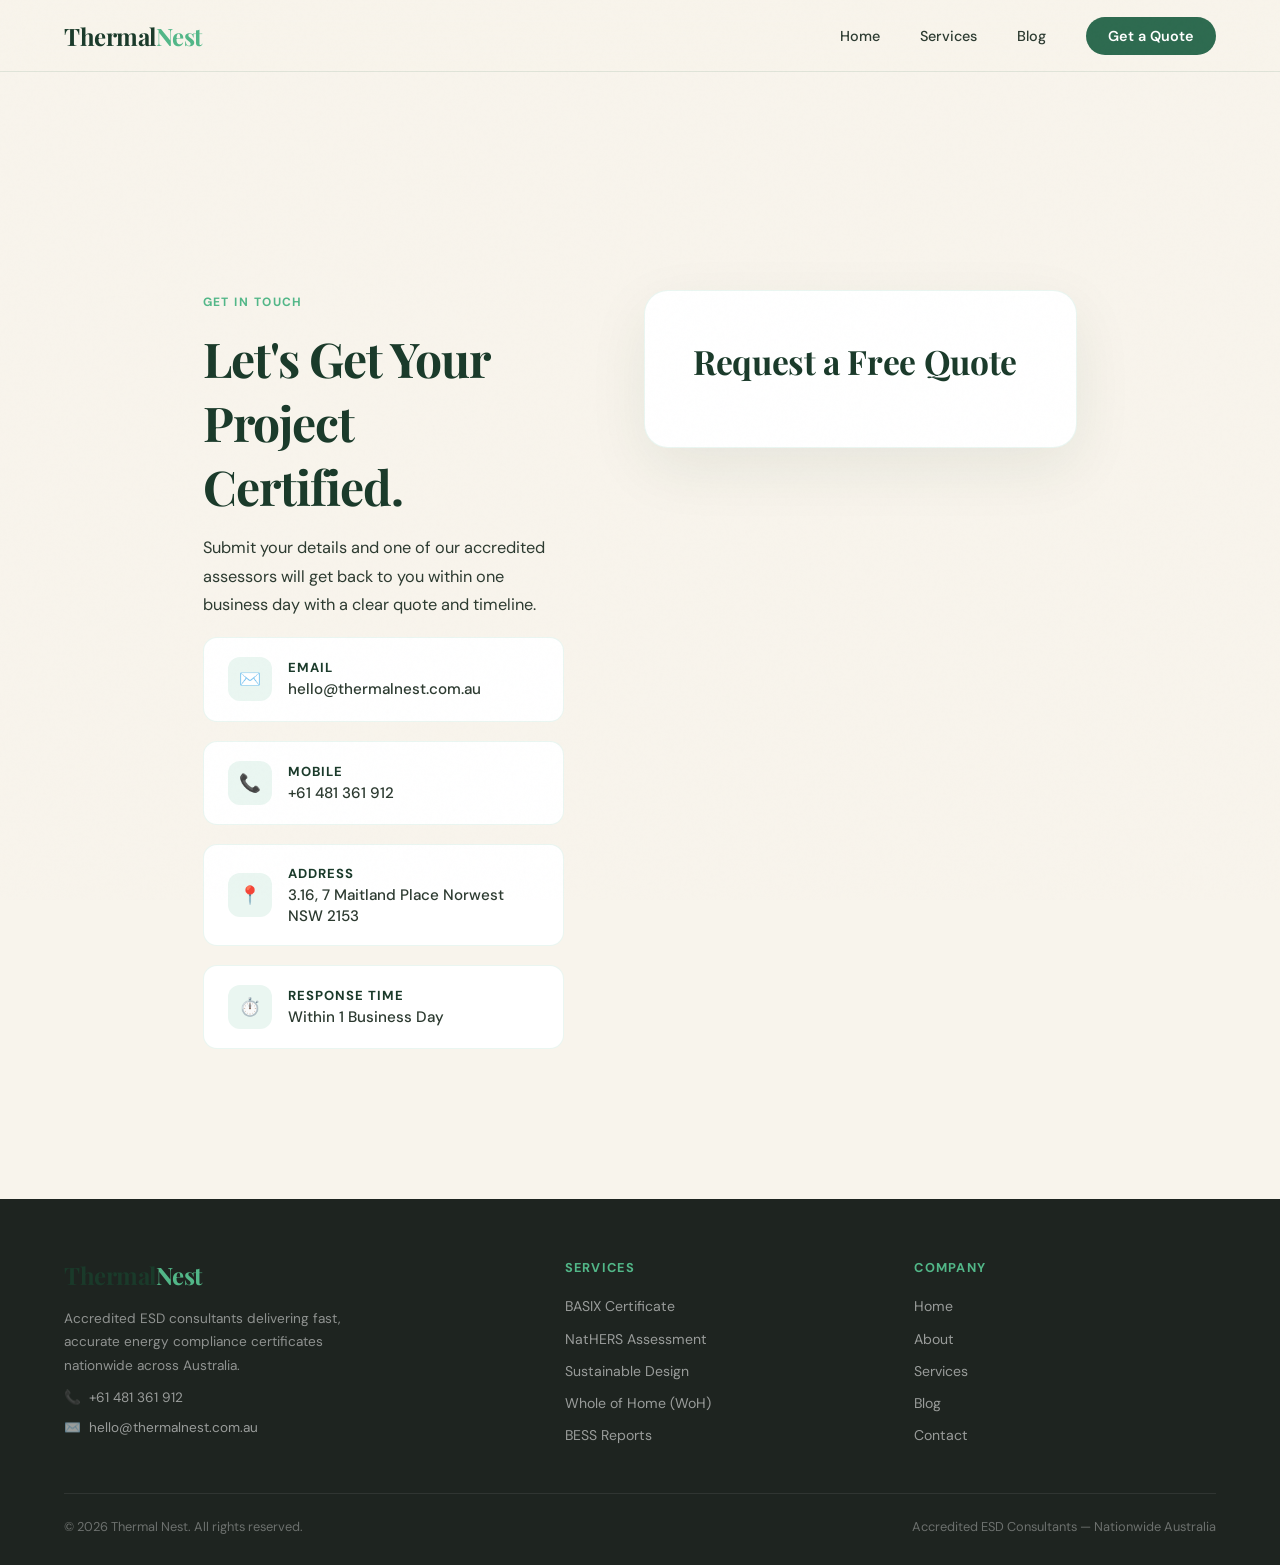
<file: contact.html>
<!DOCTYPE html>
<html lang="en">
<head>
  <meta charset="UTF-8" />
  <meta name="viewport" content="width=device-width, initial-scale=1.0" />
  <title>Contact Thermal Nest | Get a Free Quote</title>
  <meta name="description" content="Get a same-day quote for your BASIX, NatHERS, SDA, WoH or BESS assessment. Accredited assessors, response within one business day." />
  <link rel="canonical" href="https://thermalnest.com.au/contact.html" />

  <!-- Open Graph -->
  <meta property="og:title" content="Contact Thermal Nest | Get a Free Quote" />
  <meta property="og:description" content="Get a same-day quote for your BASIX, NatHERS, SDA, WoH or BESS assessment. Accredited assessors, response within one business day." />
  <meta property="og:url" content="https://thermalnest.com.au/contact.html" />
  <meta property="og:type" content="website" />
  <meta property="og:image" content="https://thermalnest.com.au/office-lady.png" />

  <!-- Twitter Card -->
  <meta name="twitter:card" content="summary_large_image" />
  <meta name="twitter:title" content="Contact Thermal Nest | Get a Free Quote" />
  <meta name="twitter:description" content="Get a same-day quote for your BASIX, NatHERS, SDA, WoH or BESS assessment. Accredited assessors, response within one business day." />

  <!-- Favicon -->
  <link rel="icon" type="image/svg+xml" href="/favicon.svg" />


  <link rel="preconnect" href="https://fonts.googleapis.com">
  <link rel="preconnect" href="https://fonts.gstatic.com" crossorigin>
  <link href="https://fonts.googleapis.com/css2?family=Playfair+Display:wght@400;600;700&family=DM+Sans:wght@300;400;500;600&display=swap" rel="stylesheet">
  <style>
    *, *::before, *::after { box-sizing: border-box; margin: 0; padding: 0; }
    :root {
      --forest: #1a3a2a; --leaf: #2d6a4f; --sage: #52b788; --mint: #95d5b2;
      --cream: #f8f4ec; --sand: #e9dcc9; --charcoal: #1e2420;
      --white: #ffffff; --text: #2c3a30; --muted: #6b7c72;
      --font-display: 'Playfair Display', Georgia, serif;
      --font-body: 'DM Sans', sans-serif;
      --radius: 16px;
      --transition: all 0.4s cubic-bezier(0.25, 0.46, 0.45, 0.94);
    }
    html { scroll-behavior: smooth; }
    body { font-family: var(--font-body); color: var(--text); background: var(--cream); overflow-x: hidden; }
    body::before {
      content: ''; position: fixed; inset: 0;
      background-image: url("data:image/svg+xml,%3Csvg viewBox='0 0 256 256' xmlns='http://www.w3.org/2000/svg'%3E%3Cfilter id='noise'%3E%3CfeTurbulence type='fractalNoise' baseFrequency='0.9' numOctaves='4' stitchTiles='stitch'/%3E%3C/filter%3E%3Crect width='100%25' height='100%25' filter='url(%23noise)' opacity='0.04'/%3E%3C/svg%3E");
      pointer-events: none; z-index: 9999; opacity: 0.4;
    }

    /* NAV */
    nav {
      position: fixed; top: 0; left: 0; right: 0; z-index: 1000;
      padding: 0 5%; height: 72px; display: flex; align-items: center; justify-content: space-between;
      background: rgba(248,244,236,0.9); backdrop-filter: blur(16px);
      border-bottom: 1px solid rgba(45,106,79,0.12); transition: var(--transition);
    }
    nav.scrolled { background: rgba(248,244,236,0.97); box-shadow: 0 4px 30px rgba(26,58,42,0.08); }
    .nav-logo { font-family: var(--font-display); font-size: 1.5rem; font-weight: 700; color: var(--forest); text-decoration: none; letter-spacing: -0.02em; }
    .nav-logo span { color: var(--sage); }
    .nav-links { display: flex; gap: 2.5rem; list-style: none; }
    .nav-links a { text-decoration: none; color: var(--text); font-size: 0.9rem; font-weight: 500; position: relative; transition: color 0.3s; }
    .nav-links a::after { content: ''; position: absolute; bottom: -4px; left: 0; width: 0; height: 2px; background: var(--sage); transition: width 0.3s; border-radius: 2px; }
    .nav-links a:hover { color: var(--leaf); }
    .nav-links a:hover::after { width: 100%; }
    .nav-cta { background: var(--leaf); color: var(--white) !important; padding: 10px 22px; border-radius: 100px; font-weight: 600 !important; }
    .nav-cta:hover { background: var(--forest) !important; transform: translateY(-1px); }
    .nav-cta::after { display: none !important; }
    .hamburger { display: none; flex-direction: column; gap: 5px; cursor: pointer; background: none; border: none; padding: 4px; }
    .hamburger span { display: block; width: 24px; height: 2px; background: var(--forest); border-radius: 2px; }

    .page { display: none; }
    .page.active { display: block; }

    /* HERO – full bleed photo */
    .hero { min-height: 100vh; position: relative; display: flex; align-items: center; overflow: hidden; }
    .hero-photo {
      position: absolute; inset: 0;
      background: url('https://images.unsplash.com/photo-1618221195710-dd6b41faaea6?w=1800&q=80') center/cover no-repeat;
    }
    .hero-photo::after {
      content: ''; position: absolute; inset: 0;
      background: linear-gradient(100deg, rgba(15,32,20,0.85) 0%, rgba(26,58,42,0.70) 45%, rgba(26,58,42,0.2) 100%);
    }
    .hero-content { position: relative; z-index: 1; padding: 140px 5% 80px; max-width: 680px; }
    .hero-badge {
      display: inline-flex; align-items: center; gap: 8px;
      background: rgba(82,183,136,0.18); border: 1px solid rgba(82,183,136,0.4);
      color: var(--mint); font-size: 0.78rem; font-weight: 600; letter-spacing: 0.1em; text-transform: uppercase;
      padding: 8px 16px; border-radius: 100px; margin-bottom: 1.8rem;
      opacity: 0; animation: fadeUp 0.6s ease forwards 0.2s;
    }
    .hero-badge::before { content: ''; width: 8px; height: 8px; background: var(--sage); border-radius: 50%; animation: pulse 2s ease infinite; }
    @keyframes pulse { 0%,100%{opacity:1;transform:scale(1)} 50%{opacity:.6;transform:scale(1.3)} }
    .hero h1 {
      font-family: var(--font-display); font-size: clamp(2.6rem, 5.5vw, 4.2rem);
      font-weight: 700; line-height: 1.12; color: var(--white); letter-spacing: -0.03em; margin-bottom: 1.5rem;
      opacity: 0; animation: fadeUp 0.7s ease forwards 0.4s;
    }
    .hero h1 em { font-style: normal; color: var(--mint); position: relative; }
    .hero h1 em::after {
      content: ''; position: absolute; bottom: 2px; left: 0; right: 0; height: 3px;
      background: linear-gradient(90deg, var(--sage), var(--mint)); border-radius: 2px;
      transform: scaleX(0); transform-origin: left; animation: lineReveal 0.6s ease forwards 1.2s;
    }
    @keyframes lineReveal { to { transform: scaleX(1); } }
    .hero p { font-size: 1.1rem; line-height: 1.75; color: rgba(255,255,255,0.78); max-width: 500px; margin-bottom: 2.5rem; opacity: 0; animation: fadeUp 0.7s ease forwards 0.6s; }
    .hero-actions { display: flex; gap: 1rem; flex-wrap: wrap; opacity: 0; animation: fadeUp 0.7s ease forwards 0.8s; }
    .hero-scroll { position: absolute; bottom: 2rem; left: 50%; transform: translateX(-50%); z-index: 1; display: flex; flex-direction: column; align-items: center; gap: 6px; color: rgba(255,255,255,0.5); font-size: 0.72rem; letter-spacing: 0.1em; text-transform: uppercase; opacity: 0; animation: fadeIn 1s ease forwards 1.5s; }
    .hero-scroll-line { width: 1px; height: 40px; background: linear-gradient(to bottom, rgba(255,255,255,0.4), transparent); animation: scrollPulse 2s ease infinite; }
    @keyframes scrollPulse { 0%,100%{opacity:.4} 50%{opacity:1} }

    /* BUTTONS */
    .btn-primary { background: var(--sage); color: var(--forest); border: none; padding: 14px 32px; border-radius: 100px; font-family: var(--font-body); font-size: 0.95rem; font-weight: 700; cursor: pointer; text-decoration: none; display: inline-flex; align-items: center; gap: 8px; transition: var(--transition); box-shadow: 0 4px 20px rgba(82,183,136,0.35); }
    .btn-primary:hover { background: var(--mint); transform: translateY(-2px); }
    .btn-secondary { background: transparent; color: var(--white); border: 2px solid rgba(255,255,255,0.5); padding: 14px 32px; border-radius: 100px; font-family: var(--font-body); font-size: 0.95rem; font-weight: 600; cursor: pointer; text-decoration: none; display: inline-flex; align-items: center; gap: 8px; transition: var(--transition); }
    .btn-secondary:hover { border-color: var(--white); background: rgba(255,255,255,0.1); transform: translateY(-2px); }
    .btn-dark { background: var(--leaf); color: var(--white); border: none; padding: 14px 32px; border-radius: 100px; font-family: var(--font-body); font-size: 0.95rem; font-weight: 600; cursor: pointer; text-decoration: none; display: inline-flex; align-items: center; gap: 8px; transition: var(--transition); box-shadow: 0 4px 20px rgba(45,106,79,0.25); }
    .btn-dark:hover { background: var(--forest); transform: translateY(-2px); }
    .btn-outline-dark { background: transparent; color: var(--leaf); border: 2px solid var(--leaf); padding: 14px 32px; border-radius: 100px; font-family: var(--font-body); font-size: 0.95rem; font-weight: 600; cursor: pointer; text-decoration: none; display: inline-flex; align-items: center; gap: 8px; transition: var(--transition); }
    .btn-outline-dark:hover { background: var(--leaf); color: var(--white); transform: translateY(-2px); }

    /* SECTIONS */
    section { padding: 80px 5%; }
    .section-label { display: inline-block; font-size: 0.75rem; font-weight: 700; letter-spacing: 0.12em; text-transform: uppercase; color: var(--sage); margin-bottom: 1rem; }
    .section-title { font-family: var(--font-display); font-size: clamp(1.8rem, 3.5vw, 2.8rem); font-weight: 700; color: var(--forest); line-height: 1.2; letter-spacing: -0.02em; margin-bottom: 1rem; }
    .section-sub { font-size: 1rem; color: var(--muted); line-height: 1.7; max-width: 560px; }

    /* WHO WE ARE */
    .who-section { padding: 80px 5%; display: grid; grid-template-columns: 1fr 1fr; gap: 5rem; align-items: center; background: var(--white); }
    .who-content p { font-size: 1rem; color: var(--muted); line-height: 1.8; margin-bottom: 1.1rem; }
    .who-pills { display: flex; flex-wrap: wrap; gap: 10px; margin-top: 1.8rem; }
    .who-pill { background: rgba(82,183,136,0.1); color: var(--leaf); border: 1px solid rgba(82,183,136,0.25); font-size: 0.82rem; font-weight: 600; padding: 6px 16px; border-radius: 100px; }
    .who-photo { position: relative; border-radius: 24px; overflow: hidden; height: 460px; box-shadow: 0 24px 60px rgba(26,58,42,0.15); }
    .who-photo img { width: 100%; height: 100%; object-fit: cover; display: block; }
    .who-photo-badge { position: absolute; bottom: 24px; left: 24px; background: var(--white); border-radius: 14px; padding: 14px 20px; box-shadow: 0 8px 24px rgba(26,58,42,0.15); display: flex; align-items: center; gap: 12px; }
    .who-photo-badge-icon { width: 40px; height: 40px; background: rgba(82,183,136,0.15); border-radius: 10px; display: flex; align-items: center; justify-content: center; font-size: 1.1rem; }
    .who-photo-badge strong { display: block; font-size: 0.88rem; color: var(--forest); }
    .who-photo-badge span { font-size: 0.75rem; color: var(--muted); }

    /* HOW IT WORKS */
    .steps-grid { display: grid; grid-template-columns: repeat(3,1fr); gap: 2rem; margin-top: 3rem; }
    .step-card { background: var(--white); border-radius: var(--radius); padding: 2.5rem 2rem; border: 1px solid rgba(82,183,136,0.15); transition: var(--transition); position: relative; overflow: hidden; }
    .step-card:hover { transform: translateY(-6px); box-shadow: 0 20px 40px rgba(26,58,42,0.1); }
    .step-num { font-family: var(--font-display); font-size: 4rem; font-weight: 700; color: rgba(82,183,136,0.15); line-height: 1; margin-bottom: 1rem; }
    .step-card h3 { font-family: var(--font-display); font-size: 1.2rem; color: var(--forest); margin-bottom: 0.75rem; }
    .step-card p { font-size: 0.9rem; color: var(--muted); line-height: 1.7; }

    /* WHY CHOOSE US */
    .why-section { background: var(--forest); padding: 80px 5%; }
    .why-section .section-label { color: var(--mint); }
    .why-section .section-title { color: var(--white); }
    .why-section .section-sub { color: rgba(255,255,255,0.65); }
    .why-grid { display: grid; grid-template-columns: repeat(3,1fr); gap: 1.5rem; margin-top: 3rem; }
    .why-card { background: rgba(255,255,255,0.06); border: 1px solid rgba(255,255,255,0.1); border-radius: 20px; padding: 2rem 1.8rem; transition: var(--transition); }
    .why-card:hover { background: rgba(82,183,136,0.1); border-color: rgba(82,183,136,0.3); transform: translateY(-4px); }
    .why-icon { font-size: 2rem; margin-bottom: 1.2rem; }
    .why-card h3 { font-family: var(--font-display); font-size: 1.1rem; color: var(--white); margin-bottom: 0.6rem; }
    .why-card p { font-size: 0.88rem; color: rgba(255,255,255,0.6); line-height: 1.7; }

    /* BLOG CAROUSEL */
    .blog-carousel-section { padding: 80px 5%; background: var(--cream); }
    .carousel-header { display: flex; justify-content: space-between; align-items: flex-end; flex-wrap: wrap; gap: 1rem; margin-bottom: 3rem; }
    .carousel-track-wrap { overflow: hidden; position: relative; }
    .carousel-track-wrap::before, .carousel-track-wrap::after { content: ''; position: absolute; top: 0; bottom: 0; width: 80px; z-index: 2; pointer-events: none; }
    .carousel-track-wrap::before { left: 0; background: linear-gradient(to right, var(--cream), transparent); }
    .carousel-track-wrap::after { right: 0; background: linear-gradient(to left, var(--cream), transparent); }
    .carousel-track { display: flex; gap: 1.5rem; animation: scrollCarousel 24s linear infinite; width: max-content; }
    .carousel-track:hover { animation-play-state: paused; }
    @keyframes scrollCarousel { 0%{transform:translateX(0)} 100%{transform:translateX(-50%)} }
    .carousel-card { width: 300px; flex-shrink: 0; background: var(--white); border-radius: 20px; overflow: hidden; border: 1px solid rgba(82,183,136,0.12); transition: var(--transition); cursor: pointer; }
    .carousel-card:hover { transform: translateY(-6px); box-shadow: 0 16px 48px rgba(26,58,42,0.12); }
    .carousel-thumb { height: 150px; background: linear-gradient(135deg, var(--forest), var(--leaf)); display: flex; align-items: center; justify-content: center; font-size: 2.5rem; position: relative; overflow: hidden; }
    .carousel-thumb-2 { background: linear-gradient(135deg, #2d5016, var(--leaf)); }
    .carousel-thumb-3 { background: linear-gradient(135deg, var(--leaf), #1a4a6a); }
    .carousel-thumb-4 { background: linear-gradient(135deg, #1a3a2a, #2d5a3a); }
    .carousel-thumb-5 { background: linear-gradient(135deg, #2d4a1a, var(--leaf)); }
    .carousel-body { padding: 1.3rem; }
    .carousel-meta { display: flex; align-items: center; gap: 8px; margin-bottom: 0.6rem; }
    .carousel-cat { font-size: 0.7rem; font-weight: 700; letter-spacing: 0.08em; text-transform: uppercase; color: var(--sage); background: rgba(82,183,136,0.1); padding: 3px 10px; border-radius: 100px; }
    .carousel-date { font-size: 0.74rem; color: var(--muted); }
    .carousel-card h3 { font-family: var(--font-display); font-size: 0.98rem; color: var(--forest); line-height: 1.4; margin-bottom: 0.5rem; }
    .carousel-card p { font-size: 0.81rem; color: var(--muted); line-height: 1.6; }
    .carousel-read { display: inline-flex; align-items: center; gap: 5px; margin-top: 0.8rem; font-size: 0.8rem; font-weight: 600; color: var(--leaf); text-decoration: none; transition: gap 0.2s; }
    .carousel-read:hover { gap: 9px; }

    /* CTA */
    .cta-section { text-align: center; background: linear-gradient(160deg, rgba(82,183,136,0.08) 0%, transparent 80%); }

    /* SERVICES */
    .services-hero { padding: 140px 5% 60px; background: linear-gradient(160deg, var(--forest) 0%, var(--leaf) 100%); position: relative; overflow: hidden; }
    .services-hero::before { content:''; position:absolute; width:600px; height:600px; border-radius:50%; background:rgba(82,183,136,0.1); top:-200px; right:-200px; }
    .services-hero h1 { font-family:var(--font-display); font-size:clamp(2rem,4vw,3rem); color:var(--white); font-weight:700; letter-spacing:-0.02em; position:relative; }
    .services-hero p { color:rgba(255,255,255,0.75); font-size:1.05rem; margin-top:1rem; max-width:500px; line-height:1.7; position:relative; }
    .services-grid { display:grid; grid-template-columns:repeat(2,1fr); gap:1.5rem; margin-top:3rem; }
    .service-card { background:var(--white); border-radius:20px; padding:2.5rem; border:1px solid rgba(82,183,136,0.15); position:relative; overflow:hidden; transition:var(--transition); }
    .service-card:hover { transform:translateY(-4px); box-shadow:0 16px 48px rgba(26,58,42,0.12); border-color:rgba(82,183,136,0.35); }
    .service-card.featured { grid-column:span 2; background:linear-gradient(135deg,var(--forest) 0%,var(--leaf) 100%); }
    .service-icon { width:52px; height:52px; border-radius:14px; display:flex; align-items:center; justify-content:center; font-size:1.4rem; margin-bottom:1.5rem; background:rgba(82,183,136,0.12); }
    .service-card.featured .service-icon { background:rgba(255,255,255,0.15); }
    .service-card h3 { font-family:var(--font-display); font-size:1.25rem; color:var(--forest); margin-bottom:0.75rem; font-weight:600; }
    .service-card.featured h3 { color:var(--white); }
    .service-card p { font-size:0.9rem; color:var(--muted); line-height:1.7; }
    .service-card.featured p { color:rgba(255,255,255,0.8); }
    .service-tag { display:inline-block; margin-top:1.2rem; font-size:0.75rem; font-weight:600; letter-spacing:0.06em; text-transform:uppercase; color:var(--sage); background:rgba(82,183,136,0.1); padding:5px 12px; border-radius:100px; }
    .service-card.featured .service-tag { color:var(--mint); background:rgba(255,255,255,0.12); }
    .service-stripe { position:absolute; bottom:0; right:0; width:80px; height:80px; background:linear-gradient(135deg,transparent 50%,rgba(82,183,136,0.08) 50%); }

    /* BLOG PAGE */
    .blog-hero { padding:140px 5% 60px; background:var(--cream); }
    .blog-grid { display:grid; grid-template-columns:repeat(3,1fr); gap:1.5rem; margin-top:3rem; }
    .blog-card { background:var(--white); border-radius:20px; overflow:hidden; border:1px solid rgba(82,183,136,0.1); transition:var(--transition); }
    .blog-card:hover { transform:translateY(-4px); box-shadow:0 16px 48px rgba(26,58,42,0.1); }
    .blog-thumb { height:180px; background:linear-gradient(135deg,var(--forest),var(--leaf)); display:flex; align-items:center; justify-content:center; font-size:3rem; position:relative; overflow:hidden; }
    .blog-thumb::after { content:''; position:absolute; inset:0; background:linear-gradient(0deg,rgba(26,58,42,0.4) 0%,transparent 60%); }
    .blog-thumb-2 { background:linear-gradient(135deg,#2d5016,var(--leaf)); }
    .blog-thumb-3 { background:linear-gradient(135deg,var(--leaf),#1a4a6a); }
    .blog-body { padding:1.5rem; }
    .blog-meta { display:flex; align-items:center; gap:8px; margin-bottom:0.75rem; }
    .blog-cat { font-size:0.72rem; font-weight:700; letter-spacing:0.08em; text-transform:uppercase; color:var(--sage); background:rgba(82,183,136,0.1); padding:3px 10px; border-radius:100px; }
    .blog-date { font-size:0.78rem; color:var(--muted); }
    .blog-card h3 { font-family:var(--font-display); font-size:1.05rem; color:var(--forest); line-height:1.4; margin-bottom:0.6rem; }
    .blog-card p { font-size:0.85rem; color:var(--muted); line-height:1.65; }
    .blog-read { display:inline-flex; align-items:center; gap:6px; margin-top:1rem; font-size:0.82rem; font-weight:600; color:var(--leaf); text-decoration:none; transition:gap 0.2s; }
    .blog-read:hover { gap:10px; }

    /* CONTACT */
    .contact-layout { padding:140px 5% 80px; display:grid; grid-template-columns:1fr 1.2fr; gap:5rem; align-items:start; }
    .contact-info h1 { font-family:var(--font-display); font-size:clamp(2rem,4vw,3rem); color:var(--forest); font-weight:700; letter-spacing:-0.02em; margin-bottom:1rem; }
    .contact-info p { font-size:1rem; color:var(--muted); line-height:1.75; margin-bottom:2.5rem; }
    .contact-items { display:flex; flex-direction:column; gap:1.2rem; }
    .contact-item { display:flex; align-items:center; gap:1rem; padding:1.2rem 1.5rem; background:var(--white); border-radius:14px; border:1px solid rgba(82,183,136,0.12); }
    .contact-item-icon { width:44px; height:44px; background:rgba(82,183,136,0.12); border-radius:12px; display:flex; align-items:center; justify-content:center; font-size:1.1rem; flex-shrink:0; }
    .contact-item-text strong { display:block; font-size:0.82rem; font-weight:700; text-transform:uppercase; letter-spacing:0.08em; color:var(--muted); margin-bottom:2px; }
    .contact-item-text span { font-size:0.95rem; color:var(--text); font-weight:500; }
    .contact-form { background:var(--white); border-radius:24px; padding:3rem; box-shadow:0 20px 60px rgba(26,58,42,0.08); border:1px solid rgba(82,183,136,0.12); }
    .contact-form h2 { font-family:var(--font-display); font-size:1.6rem; color:var(--forest); margin-bottom:2rem; font-weight:700; }
    .form-row { display:grid; grid-template-columns:1fr 1fr; gap:1rem; }
    .form-group { display:flex; flex-direction:column; gap:6px; margin-bottom:1.2rem; }
    .form-group label { font-size:0.82rem; font-weight:600; color:var(--text); }
    .form-group input, .form-group select, .form-group textarea { font-family:var(--font-body); font-size:0.92rem; color:var(--text); background:var(--cream); border:1.5px solid rgba(82,183,136,0.2); border-radius:10px; padding:12px 16px; transition:border-color 0.3s, box-shadow 0.3s; outline:none; width:100%; }
    .form-group input:focus, .form-group select:focus, .form-group textarea:focus { border-color:var(--sage); box-shadow:0 0 0 3px rgba(82,183,136,0.1); background:var(--white); }
    .form-group textarea { resize:vertical; min-height:120px; }
    .form-submit { width:100%; background:var(--leaf); color:var(--white); border:none; padding:15px; border-radius:12px; font-family:var(--font-body); font-size:1rem; font-weight:600; cursor:pointer; transition:var(--transition); box-shadow:0 4px 20px rgba(45,106,79,0.25); margin-top:0.5rem; }
    .form-submit:hover { background:var(--forest); transform:translateY(-2px); }
    .form-success { display:none; text-align:center; padding:3rem 2rem; }
    .form-success .check { width:64px; height:64px; background:rgba(82,183,136,0.15); border-radius:50%; display:flex; align-items:center; justify-content:center; margin:0 auto 1.5rem; font-size:1.8rem; }
    .form-success h3 { font-family:var(--font-display); font-size:1.4rem; color:var(--forest); margin-bottom:0.5rem; }
    .form-success p { color:var(--muted); font-size:0.9rem; }

    /* FOOTER */
    footer { background:var(--charcoal); padding:60px 5% 30px; }
    .footer-top { display:grid; grid-template-columns:1.5fr 1fr 1fr; gap:3rem; padding-bottom:3rem; border-bottom:1px solid rgba(255,255,255,0.08); }
    .footer-brand p { color:rgba(255,255,255,0.5); font-size:0.85rem; line-height:1.7; margin-top:1rem; max-width:280px; }
    .footer-contact-line { display:flex; align-items:center; gap:8px; margin-top:0.8rem; font-size:0.85rem; color:rgba(255,255,255,0.55); text-decoration:none; transition:color 0.3s; }
    .footer-contact-line:hover { color:var(--mint); }
    .footer-col h4 { font-size:0.8rem; font-weight:700; letter-spacing:0.1em; text-transform:uppercase; color:var(--sage); margin-bottom:1.2rem; }
    .footer-col ul { list-style:none; display:flex; flex-direction:column; gap:0.7rem; }
    .footer-col ul li a { color:rgba(255,255,255,0.55); text-decoration:none; font-size:0.88rem; transition:color 0.3s; }
    .footer-col ul li a:hover { color:var(--mint); }
    .footer-bottom { padding-top:1.5rem; display:flex; justify-content:space-between; align-items:center; }
    .footer-bottom p { color:rgba(255,255,255,0.35); font-size:0.8rem; }

    /* FILE UPLOAD */
    .file-upload-area {
      border: 2px dashed rgba(82,183,136,0.35); border-radius: 12px;
      padding: 1.5rem; text-align: center; cursor: pointer;
      background: rgba(82,183,136,0.04); transition: var(--transition);
    }
    .file-upload-area:hover { border-color: var(--sage); background: rgba(82,183,136,0.08); }
    .file-upload-area.dragover { border-color: var(--leaf); background: rgba(82,183,136,0.12); }
    .file-upload-icon { font-size: 1.6rem; margin-bottom: 6px; }
    .file-upload-text { font-size: 0.88rem; font-weight: 600; color: var(--leaf); }
    .file-upload-sub { font-size: 0.76rem; color: var(--muted); margin-top: 3px; }

    /* ANIMATIONS */
    @keyframes fadeUp { from{opacity:0;transform:translateY(24px)} to{opacity:1;transform:translateY(0)} }
    @keyframes fadeIn { from{opacity:0} to{opacity:1} }
    .reveal { opacity:0; transform:translateY(30px); transition:opacity 0.7s ease, transform 0.7s ease; }
    .reveal.visible { opacity:1; transform:translateY(0); }

    /* RESPONSIVE */
    @media (max-width:900px) {
      .who-section { grid-template-columns:1fr; }
      .who-photo { height:300px; }
      .steps-grid, .why-grid { grid-template-columns:1fr; }
      .services-grid { grid-template-columns:1fr; }
      .service-card.featured { grid-column:span 1; }
      .blog-grid { grid-template-columns:1fr; }
      .contact-layout { grid-template-columns:1fr; gap:2rem; padding-top:100px; }
      .form-row { grid-template-columns:1fr; }
      .footer-top { grid-template-columns:1fr; gap:2rem; }
      .nav-links { display:none; }
      .hamburger { display:flex; }
      .carousel-header { flex-direction:column; align-items:flex-start; }
    }
    @media (max-width:600px) {
      .why-grid { grid-template-columns:1fr; }
    }

    /* --- Added for multi-page templates --- */
    .page-hero { background: var(--forest); padding: 150px 5% 70px; position: relative; overflow: hidden; }
    .page-hero::after { content:''; position:absolute; inset:0; background: radial-gradient(circle at 80% 20%, rgba(82,183,136,0.25), transparent 60%); }
    .page-hero-inner { position: relative; max-width: 900px; }
    .breadcrumb { font-size: 0.82rem; color: var(--mint); margin-bottom: 1rem; opacity:0.85; }
    .breadcrumb a { color: var(--mint); text-decoration: none; }
    .breadcrumb a:hover { text-decoration: underline; }
    .page-hero h1 { font-family: var(--font-display); color: var(--white); font-size: clamp(2rem, 4.5vw, 3.2rem); line-height: 1.15; letter-spacing: -0.02em; margin-bottom: 1rem; }
    .page-hero-lead { color: rgba(255,255,255,0.88); font-size: 1.1rem; max-width: 640px; line-height: 1.6; }
    .page-hero-badges { display:flex; gap:10px; flex-wrap:wrap; margin-top:1.5rem; }
    .page-hero-badges span { background: rgba(82,183,136,0.18); border:1px solid rgba(82,183,136,0.4); color: var(--mint); font-size:0.78rem; font-weight:600; padding:6px 14px; border-radius:100px; }

    .prose-section { padding: 70px 5%; max-width: 880px; margin: 0 auto; }
    .prose-section h2 { font-family: var(--font-display); color: var(--forest); font-size: clamp(1.5rem, 3vw, 2.1rem); margin: 2.2rem 0 1rem; letter-spacing: -0.01em; }
    .prose-section h2:first-child { margin-top: 0; }
    .prose-section h3 { font-family: var(--font-display); color: var(--forest); font-size: 1.25rem; margin: 1.6rem 0 0.6rem; }
    .prose-section p { color: var(--text); line-height: 1.75; margin-bottom: 1.1rem; font-size: 1.02rem; }
    .prose-section ul, .prose-section ol { color: var(--text); line-height: 1.75; margin: 0 0 1.2rem 1.4rem; }
    .prose-section li { margin-bottom: 0.5rem; }
    .prose-section strong { color: var(--forest); }

    .info-band { background: var(--sand); border-radius: var(--radius); padding: 1.6rem 1.8rem; margin: 1.8rem 0; }
    .info-band h3 { margin-top:0 !important; }

    .faq-section { background: var(--cream); padding: 70px 5%; }
    .faq-inner { max-width: 820px; margin: 0 auto; }
    .faq-item { background: var(--white); border-radius: var(--radius); padding: 1.6rem 1.8rem; margin-bottom: 1rem; box-shadow: 0 2px 14px rgba(26,58,42,0.05); }
    .faq-item h3 { font-family: var(--font-display); color: var(--forest); font-size: 1.1rem; margin-bottom: 0.6rem; }
    .faq-item p { color: var(--muted); line-height: 1.7; margin: 0; }

    .cta-band { background: var(--leaf); padding: 70px 5%; text-align: center; }
    .cta-band h2 { font-family: var(--font-display); color: var(--white); font-size: clamp(1.6rem, 3.5vw, 2.4rem); margin-bottom: 1rem; }
    .cta-band p { color: rgba(255,255,255,0.85); margin-bottom: 1.8rem; max-width: 520px; margin-left:auto; margin-right:auto; }

    .related-links { padding: 50px 5% 80px; max-width: 880px; margin: 0 auto; }
    .related-links h3 { font-family: var(--font-display); color: var(--forest); margin-bottom: 1rem; }
    .related-links ul { list-style:none; display:flex; flex-wrap:wrap; gap: 10px; }
    .related-links a { color: var(--leaf); text-decoration:none; font-weight:600; background: var(--sand); padding: 8px 16px; border-radius:100px; font-size:0.9rem; }
    .related-links a:hover { background: var(--mint); }

  </style>

</head>
<body>

<nav id="navbar">
  <a href="/index.html" class="nav-logo">Thermal<span>Nest</span></a>
  <ul class="nav-links">
    <li><a href="/index.html">Home</a></li>
    <li><a href="/services/index.html">Services</a></li>
    <li><a href="/blog/index.html">Blog</a></li>
    <li><a href="/contact.html" class="nav-cta">Get a Quote</a></li>
  </ul>
  <button class="hamburger" onclick="toggleMenu()" aria-label="Menu">
    <span></span><span></span><span></span>
  </button>
</nav>

<main>
  <section class="prose-section" style="max-width:1100px;padding-top:150px">
<div class="contact-layout">
    <div class="contact-info">
      <span class="section-label">Get in Touch</span>
      <h1>Let's Get Your Project Certified.</h1>
      <p>Submit your details and one of our accredited assessors will get back to you within one business day with a clear quote and timeline.</p>
      <div class="contact-items">
        <div class="contact-item">
          <div class="contact-item-icon">✉️</div>
          <div class="contact-item-text"><strong>Email</strong><span>hello@thermalnest.com.au</span></div>
        </div>
        <div class="contact-item">
          <div class="contact-item-icon">📞</div>
          <div class="contact-item-text"><strong>Mobile</strong><span>+61 481 361 912</span></div>
        </div>
        <div class="contact-item">
          <div class="contact-item-icon">📍</div>
          <div class="contact-item-text"><strong>Address</strong><span>3.16, 7 Maitland Place Norwest NSW 2153</span></div>
        </div>
        <div class="contact-item">
          <div class="contact-item-icon">⏱️</div>
          <div class="contact-item-text"><strong>Response Time</strong><span>Within 1 Business Day</span></div>
        </div>
      </div>
    </div>
    <div class="contact-form">
      <h2>Request a Free Quote</h2>
      <!-- HubSpot Form -->
      <div class="hs-form-wrap">
        <script src="https://js-ap1.hsforms.net/forms/embed/443284844.js" defer></script>
        <div class="hs-form-frame" data-region="ap1" data-form-id="3326bf91-875a-4a68-89e6-1a8149ab9c01" data-portal-id="443284844"></div>
      </div>
    </div>
  </div>



  </section>
</main>

<footer>
  <div class="footer-top">
    <div class="footer-brand">
      <a href="/index.html" class="nav-logo">Thermal<span style="color:var(--sage)">Nest</span></a>
      <p>Accredited ESD consultants delivering fast, accurate energy compliance certificates nationwide across Australia.</p>
      <a href="tel:+61481361912" class="footer-contact-line">📞 &nbsp;+61 481 361 912</a>
      <a href="mailto:hello@thermalnest.com.au" class="footer-contact-line">✉️ &nbsp;hello@thermalnest.com.au</a>
    </div>
    <div class="footer-col">
      <h4>Services</h4>
      <ul>
        <li><a href="/services/basix-certificate.html">BASIX Certificate</a></li>
        <li><a href="/services/nathers-assessment.html">NatHERS Assessment</a></li>
        <li><a href="/services/sustainable-design-assessment.html">Sustainable Design</a></li>
        <li><a href="/services/whole-of-home-assessment.html">Whole of Home (WoH)</a></li>
        <li><a href="/services/bess-assessment.html">BESS Reports</a></li>
      </ul>
    </div>
    <div class="footer-col">
      <h4>Company</h4>
      <ul>
        <li><a href="/index.html">Home</a></li>
        <li><a href="/about.html">About</a></li>
        <li><a href="/services/index.html">Services</a></li>
        <li><a href="/blog/index.html">Blog</a></li>
        <li><a href="/contact.html">Contact</a></li>
      </ul>
    </div>
  </div>
  <div class="footer-bottom">
    <p>© 2026 Thermal Nest. All rights reserved.</p>
    <p>Accredited ESD Consultants — Nationwide Australia</p>
  </div>
</footer>


<script>
  window.addEventListener('scroll', () => {
    const nav = document.getElementById('navbar');
    if (nav) nav.classList.toggle('scrolled', window.scrollY > 30);
  });
  let menuOpen = false;
  function toggleMenu() {
    menuOpen = !menuOpen;
    const links = document.querySelector('.nav-links');
    links.style.cssText = menuOpen
      ? 'display:flex;flex-direction:column;position:absolute;top:72px;left:0;right:0;background:rgba(248,244,236,0.98);padding:1.5rem 5%;backdrop-filter:blur(16px);border-bottom:1px solid rgba(82,183,136,0.15);gap:1rem;'
      : 'display:none';
  }
  function initReveal() {
    const obs = new IntersectionObserver(entries => {
      entries.forEach(e => { if (e.isIntersecting) e.target.classList.add('visible'); });
    }, { threshold: 0.08 });
    document.querySelectorAll('.reveal').forEach(el => { el.classList.remove('visible'); obs.observe(el); });
  }
  document.addEventListener('DOMContentLoaded', initReveal);
</script>

</body>
</html>
</file>
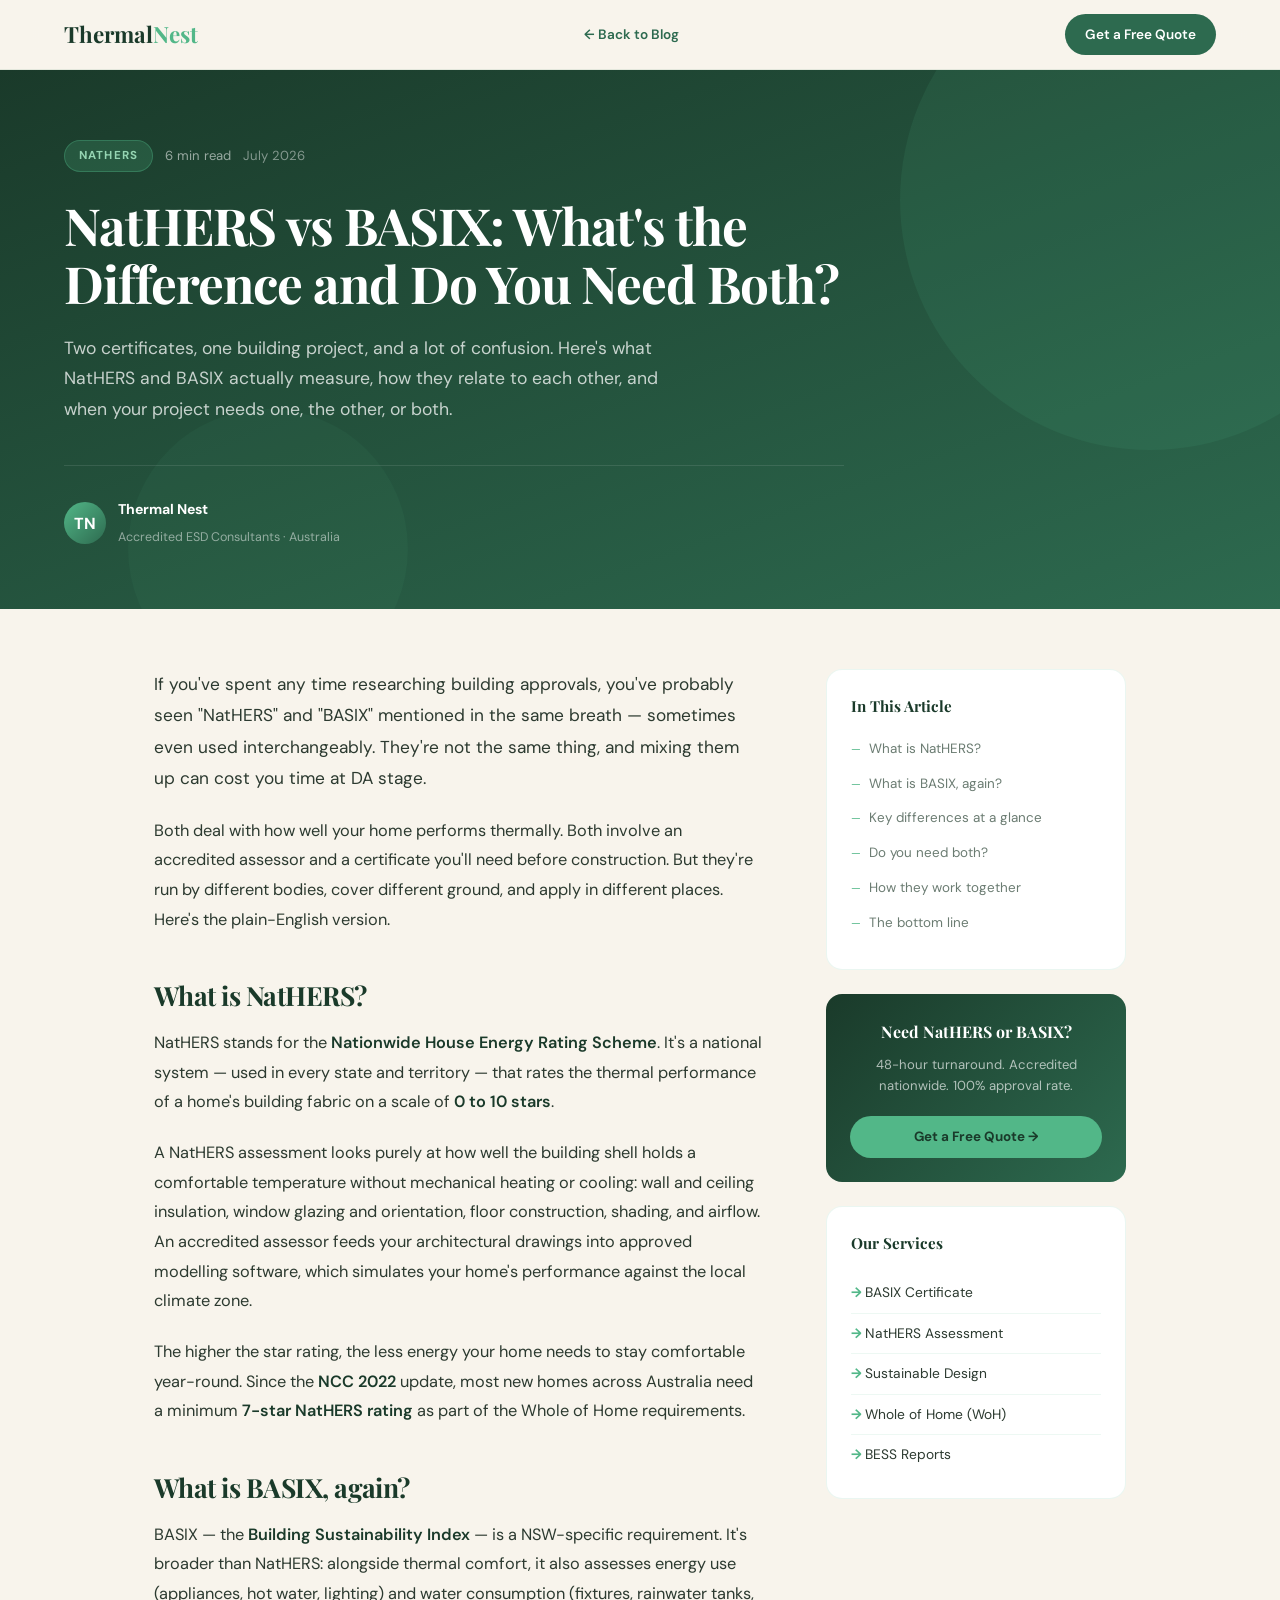
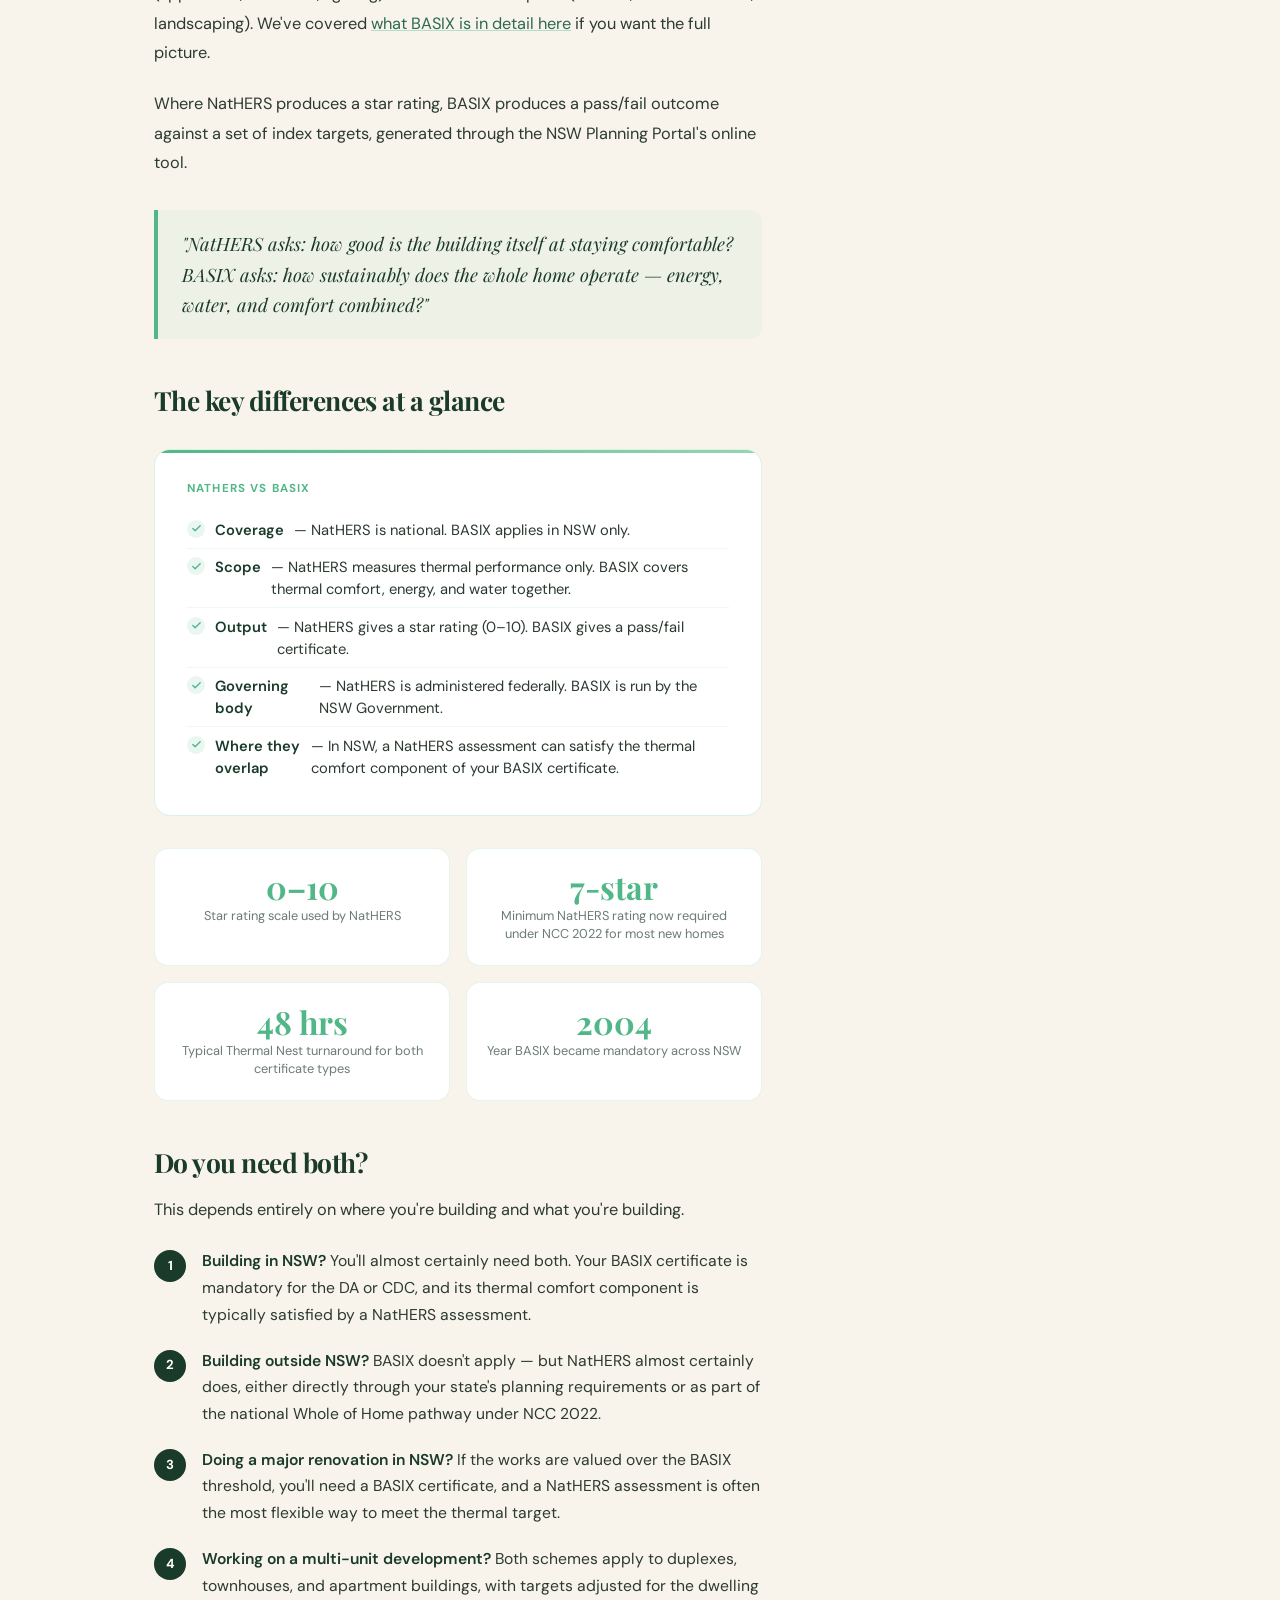
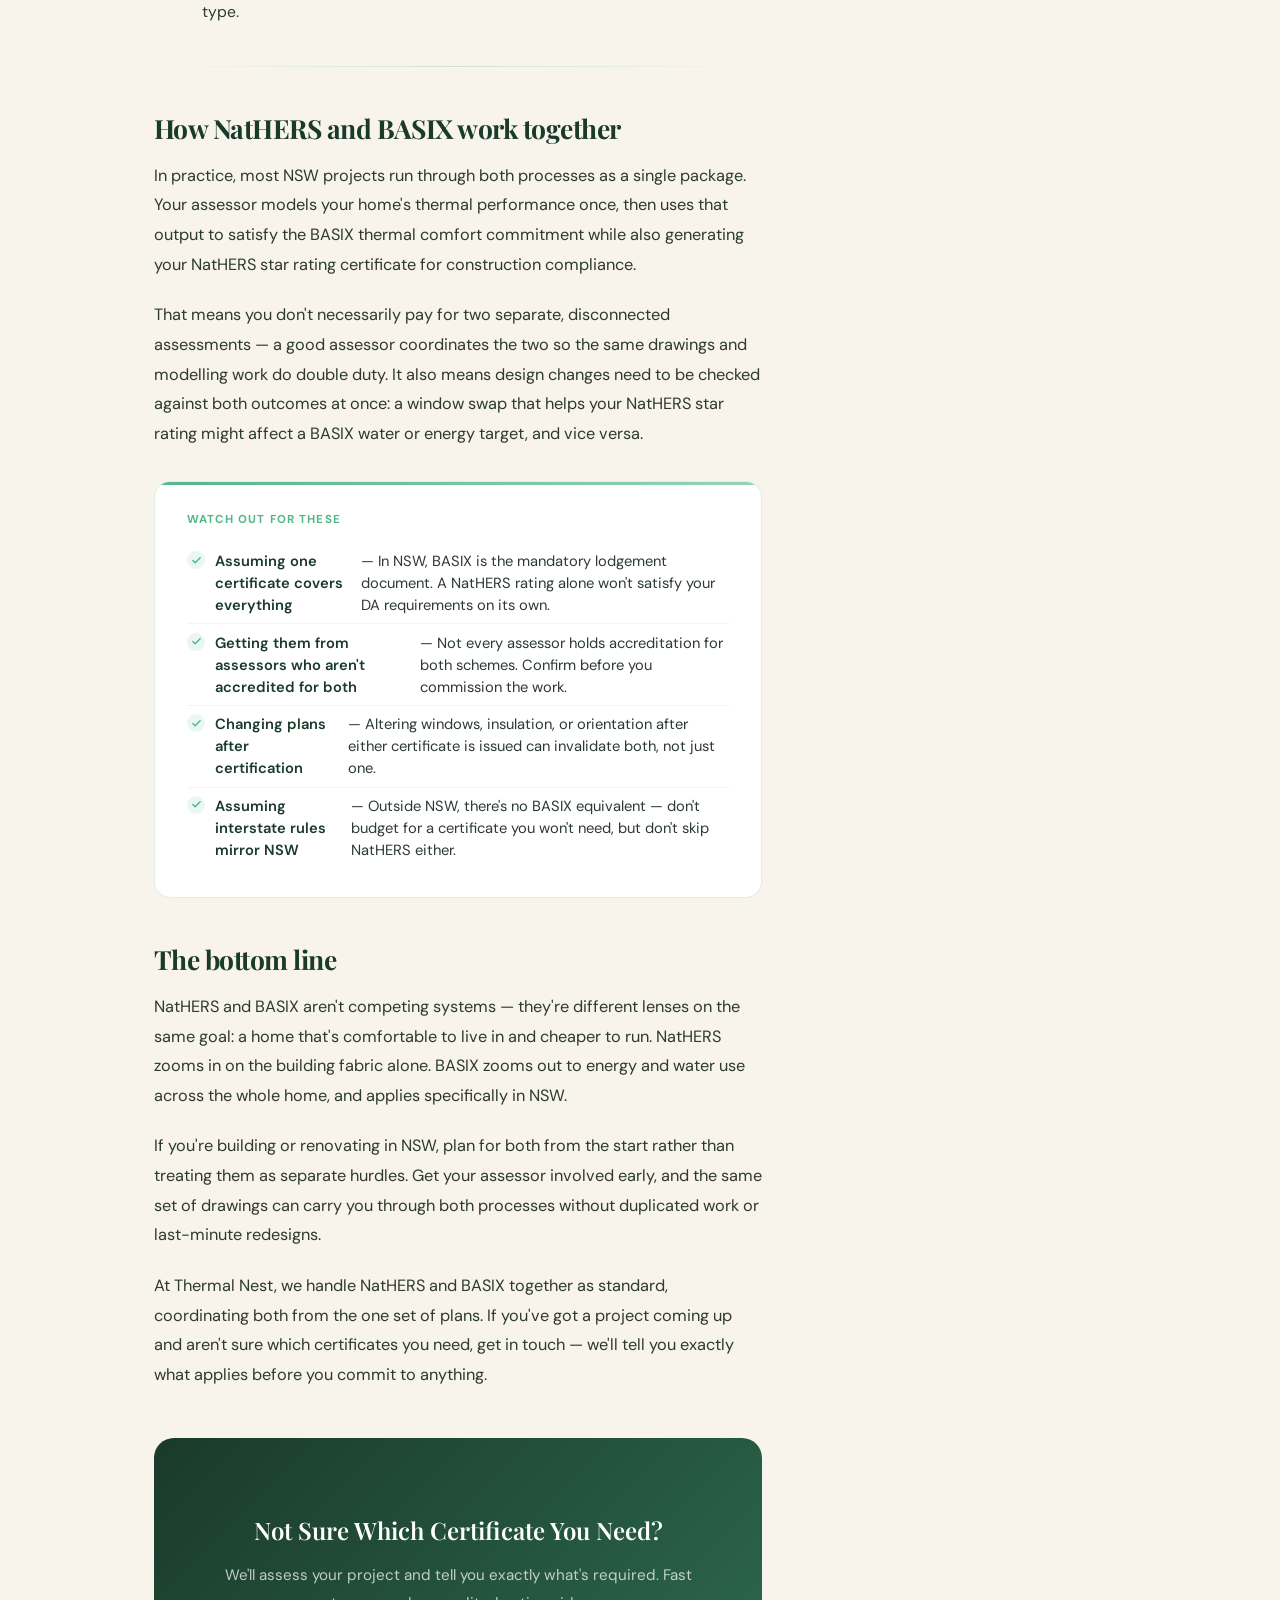
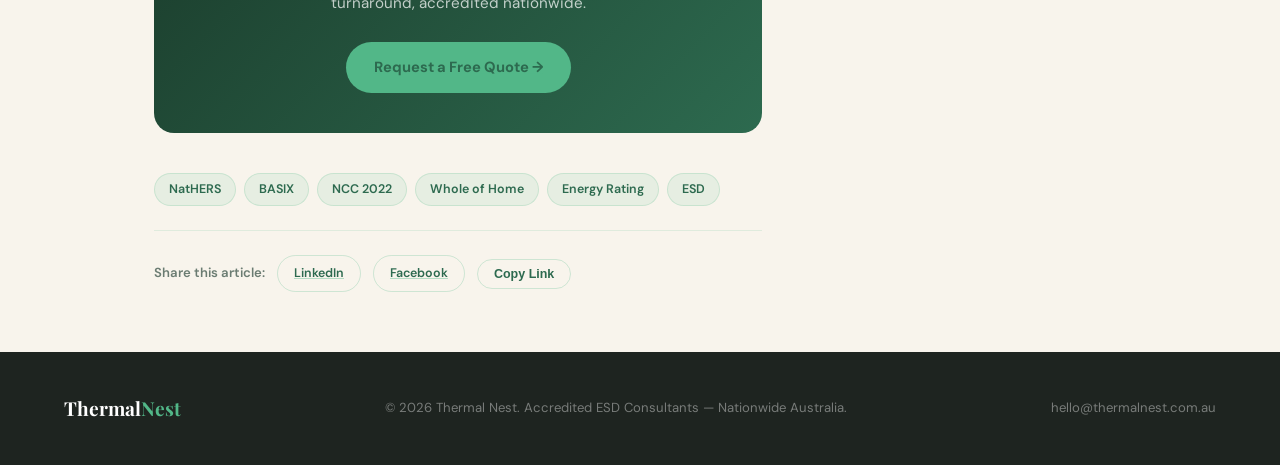
<file: blog/nathers-vs-basix.html>
<!DOCTYPE html>
<html lang="en">
<head>
  <meta charset="UTF-8" />
  <meta name="viewport" content="width=device-width, initial-scale=1.0" />
  <title>NatHERS vs BASIX: What's the Difference? | Thermal Nest</title>
  <meta name="description" content="NatHERS and BASIX aren't the same thing. Learn the key differences, when you need each, and when your project needs both." />
  <meta name="keywords" content="NatHERS vs BASIX, NatHERS assessment, BASIX certificate, difference between NatHERS and BASIX, thermal performance rating NSW, energy rating home" />
  <link rel="canonical" href="https://thermalnest.com.au/blog/nathers-vs-basix.html" />

  <!-- Open Graph -->
  <meta property="og:title" content="NatHERS vs BASIX: What's the Difference and Do You Need Both?" />
  <meta property="og:description" content="Two certificates, constantly confused. Here's what NatHERS and BASIX actually measure, and when your project needs one, the other, or both." />
  <meta property="og:url" content="https://thermalnest.com.au/blog/nathers-vs-basix.html" />
  <meta property="og:type" content="article" />
  <meta property="og:image" content="https://thermalnest.com.au/office-lady.png" />
  <meta property="article:published_time" content="2026-07-14" />
  <meta property="article:author" content="Thermal Nest" />

  <!-- Twitter Card -->
  <meta name="twitter:card" content="summary_large_image" />
  <meta name="twitter:title" content="NatHERS vs BASIX: What's the Difference and Do You Need Both?" />
  <meta name="twitter:description" content="Two certificates, constantly confused. Here's what NatHERS and BASIX actually measure, and when your project needs one, the other, or both." />

  <!-- Favicon -->
  <link rel="icon" type="image/svg+xml" href="/favicon.svg" />

  <!-- Schema.org BlogPosting markup for SEO + AI search -->
  <script type="application/ld+json">
  {
    "@context": "https://schema.org",
    "@type": "BlogPosting",
    "headline": "NatHERS vs BASIX: What's the Difference and Do You Need Both?",
    "description": "NatHERS and BASIX aren't the same thing. Learn the key differences, when you need each, and when your project needs both.",
    "image": "https://thermalnest.com.au/office-lady.png",
    "author": { "@type": "Organization", "name": "Thermal Nest", "url": "https://thermalnest.com.au" },
    "publisher": { "@type": "Organization", "name": "Thermal Nest", "logo": { "@type": "ImageObject", "url": "https://thermalnest.com.au/office-lady.png" } },
    "datePublished": "2026-07-14",
    "dateModified": "2026-07-14",
    "mainEntityOfPage": "https://thermalnest.com.au/blog/nathers-vs-basix.html",
    "keywords": ["NatHERS", "BASIX", "energy rating", "thermal performance", "NSW building compliance", "home energy assessment"]
  }
  </script>

  <link rel="preconnect" href="https://fonts.googleapis.com">
  <link rel="preconnect" href="https://fonts.gstatic.com" crossorigin>
  <link href="https://fonts.googleapis.com/css2?family=Playfair+Display:ital,wght@0,400;0,600;0,700;1,400&family=DM+Sans:wght@300;400;500;600&display=swap" rel="stylesheet">

  <style>
    *, *::before, *::after { box-sizing: border-box; margin: 0; padding: 0; }

    :root {
      --forest:   #1a3a2a;
      --leaf:     #2d6a4f;
      --sage:     #52b788;
      --mint:     #95d5b2;
      --cream:    #f8f4ec;
      --sand:     #e9dcc9;
      --charcoal: #1e2420;
      --white:    #ffffff;
      --text:     #2c3a30;
      --muted:    #6b7c72;
      --font-display: 'Playfair Display', Georgia, serif;
      --font-body: 'DM Sans', sans-serif;
      --transition: all 0.3s ease;
    }

    html { scroll-behavior: smooth; }
    body { font-family: var(--font-body); color: var(--text); background: var(--cream); overflow-x: hidden; line-height: 1.7; }

    /* ── NAV ── */
    nav {
      position: fixed; top: 0; left: 0; right: 0; z-index: 100;
      padding: 0 5%; height: 70px;
      display: flex; align-items: center; justify-content: space-between;
      background: rgba(248,244,236,0.95); backdrop-filter: blur(16px);
      border-bottom: 1px solid rgba(45,106,79,0.1);
    }
    .nav-logo { font-family: var(--font-display); font-size: 1.4rem; font-weight: 700; color: var(--forest); text-decoration: none; }
    .nav-logo span { color: var(--sage); }
    .nav-back { display: inline-flex; align-items: center; gap: 6px; font-size: 0.85rem; font-weight: 600; color: var(--leaf); text-decoration: none; transition: var(--transition); }
    .nav-back:hover { gap: 10px; }
    .nav-cta { background: var(--leaf); color: var(--white); padding: 9px 20px; border-radius: 100px; font-size: 0.85rem; font-weight: 600; text-decoration: none; transition: var(--transition); }
    .nav-cta:hover { background: var(--forest); }

    /* ── HERO BANNER ── */
    .blog-hero {
      margin-top: 70px;
      padding: 70px 5% 60px;
      background: linear-gradient(160deg, var(--forest) 0%, var(--leaf) 100%);
      position: relative; overflow: hidden;
    }
    .blog-hero::before {
      content: '';
      position: absolute; top: -120px; right: -120px;
      width: 500px; height: 500px; border-radius: 50%;
      background: rgba(82,183,136,0.1);
    }
    .blog-hero::after {
      content: '';
      position: absolute; bottom: -80px; left: 10%;
      width: 280px; height: 280px; border-radius: 50%;
      background: rgba(82,183,136,0.06);
    }
    .blog-hero-inner { max-width: 780px; position: relative; z-index: 1; }
    .blog-meta-top {
      display: flex; align-items: center; gap: 12px;
      margin-bottom: 1.5rem; flex-wrap: wrap;
    }
    .blog-cat-tag {
      background: rgba(82,183,136,0.2); border: 1px solid rgba(82,183,136,0.35);
      color: var(--mint); font-size: 0.72rem; font-weight: 700;
      letter-spacing: 0.1em; text-transform: uppercase;
      padding: 5px 14px; border-radius: 100px;
    }
    .blog-read-time { font-size: 0.82rem; color: rgba(255,255,255,0.55); }
    .blog-date-top { font-size: 0.82rem; color: rgba(255,255,255,0.45); }
    .blog-hero h1 {
      font-family: var(--font-display);
      font-size: clamp(2rem, 4.5vw, 3.2rem);
      font-weight: 700; line-height: 1.15;
      color: var(--white); letter-spacing: -0.02em;
      margin-bottom: 1.2rem;
    }
    .blog-hero-intro {
      font-size: 1.1rem; color: rgba(255,255,255,0.75);
      line-height: 1.75; max-width: 620px;
    }
    .blog-author-row {
      display: flex; align-items: center; gap: 12px;
      margin-top: 2.5rem; padding-top: 2rem;
      border-top: 1px solid rgba(255,255,255,0.1);
    }
    .author-avatar {
      width: 42px; height: 42px; border-radius: 50%;
      background: linear-gradient(135deg, var(--sage), var(--leaf));
      display: flex; align-items: center; justify-content: center;
      font-size: 1rem; font-weight: 700; color: var(--white);
      flex-shrink: 0;
    }
    .author-info strong { display: block; font-size: 0.88rem; color: var(--white); }
    .author-info span { font-size: 0.78rem; color: rgba(255,255,255,0.5); }

    /* ── LAYOUT ── */
    .blog-layout {
      max-width: 1100px; margin: 0 auto;
      display: grid; grid-template-columns: 1fr 300px;
      gap: 4rem; padding: 60px 5%;
      align-items: start;
    }

    /* ── ARTICLE BODY ── */
    .article-body {}
    .article-body h2 {
      font-family: var(--font-display);
      font-size: 1.65rem; font-weight: 700;
      color: var(--forest); line-height: 1.25;
      margin: 2.8rem 0 1rem;
      letter-spacing: -0.02em;
    }
    .article-body h3 {
      font-family: var(--font-display);
      font-size: 1.2rem; font-weight: 600;
      color: var(--leaf); margin: 2rem 0 0.75rem;
    }
    .article-body p {
      font-size: 1.02rem; color: var(--text);
      line-height: 1.82; margin-bottom: 1.3rem;
    }
    .article-body p:first-child { font-size: 1.08rem; }
    .article-body strong { color: var(--forest); font-weight: 600; }
    .article-body a { color: var(--leaf); text-decoration: underline; text-decoration-color: rgba(82,183,136,0.4); transition: var(--transition); }
    .article-body a:hover { color: var(--sage); }

    /* pull quote */
    .pull-quote {
      border-left: 4px solid var(--sage);
      padding: 1.2rem 1.5rem;
      margin: 2rem 0;
      background: rgba(82,183,136,0.06);
      border-radius: 0 12px 12px 0;
    }
    .pull-quote p {
      font-family: var(--font-display);
      font-size: 1.15rem !important;
      font-style: italic;
      color: var(--forest) !important;
      margin: 0 !important;
      line-height: 1.65 !important;
    }

    /* callout box */
    .callout {
      background: var(--white);
      border: 1px solid rgba(82,183,136,0.2);
      border-radius: 16px;
      padding: 1.8rem 2rem;
      margin: 2rem 0;
      position: relative; overflow: hidden;
    }
    .callout::before {
      content: '';
      position: absolute; top: 0; left: 0; right: 0; height: 3px;
      background: linear-gradient(90deg, var(--sage), var(--mint));
    }
    .callout-label {
      font-size: 0.72rem; font-weight: 700; letter-spacing: 0.1em;
      text-transform: uppercase; color: var(--sage); margin-bottom: 0.8rem;
    }
    .callout h3 {
      font-family: var(--font-display); font-size: 1.05rem;
      color: var(--forest); margin: 0 0 0.8rem !important;
    }
    .callout ul { list-style: none; padding: 0; margin: 0; }
    .callout ul li {
      font-size: 0.92rem; color: var(--text);
      padding: 0.45rem 0; border-bottom: 1px solid rgba(82,183,136,0.1);
      display: flex; align-items: flex-start; gap: 10px; line-height: 1.5;
    }
    .callout ul li:last-child { border-bottom: none; }
    .callout ul li::before {
      content: '';
      width: 18px; height: 18px; flex-shrink: 0; margin-top: 1px;
      background: rgba(82,183,136,0.12) url("data:image/svg+xml,%3Csvg xmlns='http://www.w3.org/2000/svg' viewBox='0 0 24 24' fill='none' stroke='%2352b788' stroke-width='3' stroke-linecap='round' stroke-linejoin='round'%3E%3Cpolyline points='20 6 9 17 4 12'/%3E%3C/svg%3E") center/11px no-repeat;
      border-radius: 50%;
    }

    /* fact card */
    .fact-grid { display: grid; grid-template-columns: repeat(2,1fr); gap: 1rem; margin: 2rem 0; }
    .fact-card {
      background: var(--white); border-radius: 14px;
      padding: 1.4rem 1.2rem;
      border: 1px solid rgba(82,183,136,0.15);
      text-align: center;
    }
    .fact-card .num {
      font-family: var(--font-display); font-size: 2rem; font-weight: 700;
      color: var(--sage); line-height: 1;
    }
    .fact-card .label { font-size: 0.8rem; color: var(--muted); margin-top: 4px; line-height: 1.4; }

    /* step list */
    .step-list { list-style: none; padding: 0; margin: 1.5rem 0; }
    .step-list li {
      display: flex; gap: 1rem; margin-bottom: 1.2rem; align-items: flex-start;
    }
    .step-num {
      width: 32px; height: 32px; flex-shrink: 0;
      background: var(--forest); color: var(--white);
      border-radius: 50%; display: flex; align-items: center; justify-content: center;
      font-size: 0.82rem; font-weight: 700; margin-top: 2px;
    }
    .step-text { font-size: 0.98rem; color: var(--text); line-height: 1.7; }
    .step-text strong { color: var(--forest); }

    /* divider */
    .article-divider {
      height: 1px; background: linear-gradient(90deg, transparent, rgba(82,183,136,0.25), transparent);
      margin: 2.5rem 0;
    }

    /* CTA block */
    .article-cta {
      background: linear-gradient(135deg, var(--forest), var(--leaf));
      border-radius: 20px; padding: 2.5rem;
      text-align: center; margin-top: 3rem;
    }
    .article-cta h3 {
      font-family: var(--font-display); font-size: 1.5rem;
      color: var(--white); margin-bottom: 0.75rem;
    }
    .article-cta p { font-size: 0.95rem; color: rgba(255,255,255,0.72); margin-bottom: 1.5rem; }
    .btn-cta {
      display: inline-flex; align-items: center; gap: 8px;
      background: var(--sage); color: var(--forest);
      padding: 13px 28px; border-radius: 100px;
      font-weight: 700; font-size: 0.92rem; text-decoration: none;
      transition: var(--transition);
    }
    .btn-cta:hover { background: var(--mint); transform: translateY(-2px); }

    /* tags */
    .article-tags { display: flex; flex-wrap: wrap; gap: 8px; margin-top: 2.5rem; }
    .article-tag {
      background: rgba(82,183,136,0.1); color: var(--leaf);
      border: 1px solid rgba(82,183,136,0.2);
      font-size: 0.78rem; font-weight: 600; padding: 5px 14px; border-radius: 100px;
    }

    /* share row */
    .share-row {
      display: flex; align-items: center; gap: 12px;
      margin-top: 1.5rem; padding-top: 1.5rem;
      border-top: 1px solid rgba(82,183,136,0.15);
    }
    .share-label { font-size: 0.82rem; font-weight: 600; color: var(--muted); }
    .share-btn {
      padding: 7px 16px; border-radius: 100px;
      font-size: 0.78rem; font-weight: 600;
      border: 1px solid rgba(82,183,136,0.25);
      color: var(--leaf); background: transparent;
      cursor: pointer; transition: var(--transition); text-decoration: none;
    }
    .share-btn:hover { background: var(--leaf); color: var(--white); border-color: var(--leaf); }

    /* ── SIDEBAR ── */
    .sidebar { position: sticky; top: 90px; }
    .sidebar-card {
      background: var(--white); border-radius: 16px;
      padding: 1.5rem; border: 1px solid rgba(82,183,136,0.12);
      margin-bottom: 1.5rem;
    }
    .sidebar-card h4 {
      font-family: var(--font-display); font-size: 0.95rem;
      color: var(--forest); margin-bottom: 1rem; font-weight: 700;
    }
    .toc-list { list-style: none; padding: 0; }
    .toc-list li { margin-bottom: 0.5rem; }
    .toc-list a {
      font-size: 0.84rem; color: var(--muted); text-decoration: none;
      display: flex; align-items: flex-start; gap: 8px;
      transition: color 0.2s; line-height: 1.4; padding: 4px 0;
    }
    .toc-list a::before {
      content: '—'; color: var(--sage); font-size: 0.7rem;
      flex-shrink: 0; margin-top: 2px;
    }
    .toc-list a:hover { color: var(--leaf); }

    .sidebar-services li {
      list-style: none; padding: 0.5rem 0;
      border-bottom: 1px solid rgba(82,183,136,0.1);
      font-size: 0.86rem; color: var(--text);
    }
    .sidebar-services li:last-child { border-bottom: none; }
    .sidebar-services li::before { content: '→ '; color: var(--sage); font-weight: 700; }

    .sidebar-cta-card {
      background: linear-gradient(135deg, var(--forest), var(--leaf));
      border-radius: 16px; padding: 1.5rem; text-align: center;
    }
    .sidebar-cta-card h4 { font-family: var(--font-display); font-size: 1rem; color: var(--white); margin-bottom: 0.6rem; }
    .sidebar-cta-card p { font-size: 0.82rem; color: rgba(255,255,255,0.65); margin-bottom: 1.2rem; line-height: 1.6; }
    .btn-sidebar {
      display: block; background: var(--sage); color: var(--forest);
      padding: 10px 16px; border-radius: 100px; font-size: 0.84rem;
      font-weight: 700; text-decoration: none; transition: var(--transition);
    }
    .btn-sidebar:hover { background: var(--mint); }

    /* ── FOOTER ── */
    footer {
      background: var(--charcoal); padding: 40px 5%;
      display: flex; align-items: center; justify-content: space-between; flex-wrap: wrap; gap: 1rem;
    }
    footer p { color: rgba(255,255,255,0.4); font-size: 0.82rem; }
    .footer-logo { font-family: var(--font-display); font-size: 1.2rem; font-weight: 700; color: var(--white); text-decoration: none; }
    .footer-logo span { color: var(--sage); }

    /* ── RESPONSIVE ── */
    @media (max-width: 860px) {
      .blog-layout { grid-template-columns: 1fr; gap: 2rem; padding: 40px 5%; }
      .sidebar { position: static; }
      .fact-grid { grid-template-columns: repeat(2,1fr); }
      nav .nav-cta { display: none; }
    }
    @media (max-width: 500px) {
      .fact-grid { grid-template-columns: 1fr 1fr; }
      .blog-hero h1 { font-size: 1.8rem; }
    }

    /* ── REVEAL ANIMATION ── */
    .reveal { opacity: 0; transform: translateY(20px); transition: opacity 0.6s ease, transform 0.6s ease; }
    .reveal.visible { opacity: 1; transform: translateY(0); }
  </style>
</head>
<body>

<!-- NAV -->
<nav>
  <a href="/index.html" class="nav-logo">Thermal<span>Nest</span></a>
  <a href="/blog/index.html" class="nav-back">← Back to Blog</a>
  <a href="/contact.html" class="nav-cta">Get a Free Quote</a>
</nav>

<!-- HERO -->
<div class="blog-hero">
  <div class="blog-hero-inner">
    <div class="blog-meta-top">
      <span class="blog-cat-tag">NatHERS</span>
      <span class="blog-read-time">6 min read</span>
      <span class="blog-date-top">July 2026</span>
    </div>
    <h1>NatHERS vs BASIX: What's the Difference and Do You Need Both?</h1>
    <p class="blog-hero-intro">Two certificates, one building project, and a lot of confusion. Here's what NatHERS and BASIX actually measure, how they relate to each other, and when your project needs one, the other, or both.</p>
    <div class="blog-author-row">
      <div class="author-avatar">TN</div>
      <div class="author-info">
        <strong>Thermal Nest</strong>
        <span>Accredited ESD Consultants · Australia</span>
      </div>
    </div>
  </div>
</div>

<!-- MAIN LAYOUT -->
<div class="blog-layout">

  <!-- ARTICLE -->
  <article class="article-body">

    <p>If you've spent any time researching building approvals, you've probably seen "NatHERS" and "BASIX" mentioned in the same breath — sometimes even used interchangeably. They're not the same thing, and mixing them up can cost you time at DA stage.</p>

    <p>Both deal with how well your home performs thermally. Both involve an accredited assessor and a certificate you'll need before construction. But they're run by different bodies, cover different ground, and apply in different places. Here's the plain-English version.</p>

    <h2 id="what-is-nathers">What is NatHERS?</h2>

    <p>NatHERS stands for the <strong>Nationwide House Energy Rating Scheme</strong>. It's a national system — used in every state and territory — that rates the thermal performance of a home's building fabric on a scale of <strong>0 to 10 stars</strong>.</p>

    <p>A NatHERS assessment looks purely at how well the building shell holds a comfortable temperature without mechanical heating or cooling: wall and ceiling insulation, window glazing and orientation, floor construction, shading, and airflow. An accredited assessor feeds your architectural drawings into approved modelling software, which simulates your home's performance against the local climate zone.</p>

    <p>The higher the star rating, the less energy your home needs to stay comfortable year-round. Since the <strong>NCC 2022</strong> update, most new homes across Australia need a minimum <strong>7-star NatHERS rating</strong> as part of the Whole of Home requirements.</p>

    <h2 id="what-is-basix">What is BASIX, again?</h2>

    <p>BASIX — the <strong>Building Sustainability Index</strong> — is a NSW-specific requirement. It's broader than NatHERS: alongside thermal comfort, it also assesses energy use (appliances, hot water, lighting) and water consumption (fixtures, rainwater tanks, landscaping). We've covered <a href="/blog/what-is-basix.html">what BASIX is in detail here</a> if you want the full picture.</p>

    <p>Where NatHERS produces a star rating, BASIX produces a pass/fail outcome against a set of index targets, generated through the NSW Planning Portal's online tool.</p>

    <div class="pull-quote">
      <p>"NatHERS asks: how good is the building itself at staying comfortable? BASIX asks: how sustainably does the whole home operate — energy, water, and comfort combined?"</p>
    </div>

    <h2 id="key-differences">The key differences at a glance</h2>

    <div class="callout">
      <div class="callout-label">NatHERS vs BASIX</div>
      <ul>
        <li><strong>Coverage</strong> — NatHERS is national. BASIX applies in NSW only.</li>
        <li><strong>Scope</strong> — NatHERS measures thermal performance only. BASIX covers thermal comfort, energy, and water together.</li>
        <li><strong>Output</strong> — NatHERS gives a star rating (0–10). BASIX gives a pass/fail certificate.</li>
        <li><strong>Governing body</strong> — NatHERS is administered federally. BASIX is run by the NSW Government.</li>
        <li><strong>Where they overlap</strong> — In NSW, a NatHERS assessment can satisfy the thermal comfort component of your BASIX certificate.</li>
      </ul>
    </div>

    <div class="fact-grid">
      <div class="fact-card">
        <div class="num">0–10</div>
        <div class="label">Star rating scale used by NatHERS</div>
      </div>
      <div class="fact-card">
        <div class="num">7-star</div>
        <div class="label">Minimum NatHERS rating now required under NCC 2022 for most new homes</div>
      </div>
      <div class="fact-card">
        <div class="num">48 hrs</div>
        <div class="label">Typical Thermal Nest turnaround for both certificate types</div>
      </div>
      <div class="fact-card">
        <div class="num">2004</div>
        <div class="label">Year BASIX became mandatory across NSW</div>
      </div>
    </div>

    <h2 id="do-you-need-both">Do you need both?</h2>

    <p>This depends entirely on where you're building and what you're building.</p>

    <ul class="step-list">
      <li>
        <div class="step-num">1</div>
        <div class="step-text"><strong>Building in NSW?</strong> You'll almost certainly need both. Your BASIX certificate is mandatory for the DA or CDC, and its thermal comfort component is typically satisfied by a NatHERS assessment.</div>
      </li>
      <li>
        <div class="step-num">2</div>
        <div class="step-text"><strong>Building outside NSW?</strong> BASIX doesn't apply — but NatHERS almost certainly does, either directly through your state's planning requirements or as part of the national Whole of Home pathway under NCC 2022.</div>
      </li>
      <li>
        <div class="step-num">3</div>
        <div class="step-text"><strong>Doing a major renovation in NSW?</strong> If the works are valued over the BASIX threshold, you'll need a BASIX certificate, and a NatHERS assessment is often the most flexible way to meet the thermal target.</div>
      </li>
      <li>
        <div class="step-num">4</div>
        <div class="step-text"><strong>Working on a multi-unit development?</strong> Both schemes apply to duplexes, townhouses, and apartment buildings, with targets adjusted for the dwelling type.</div>
      </li>
    </ul>

    <div class="article-divider"></div>

    <h2 id="how-they-work-together">How NatHERS and BASIX work together</h2>

    <p>In practice, most NSW projects run through both processes as a single package. Your assessor models your home's thermal performance once, then uses that output to satisfy the BASIX thermal comfort commitment while also generating your NatHERS star rating certificate for construction compliance.</p>

    <p>That means you don't necessarily pay for two separate, disconnected assessments — a good assessor coordinates the two so the same drawings and modelling work do double duty. It also means design changes need to be checked against both outcomes at once: a window swap that helps your NatHERS star rating might affect a BASIX water or energy target, and vice versa.</p>

    <div class="callout">
      <div class="callout-label">Watch Out For These</div>
      <ul>
        <li><strong>Assuming one certificate covers everything</strong> — In NSW, BASIX is the mandatory lodgement document. A NatHERS rating alone won't satisfy your DA requirements on its own.</li>
        <li><strong>Getting them from assessors who aren't accredited for both</strong> — Not every assessor holds accreditation for both schemes. Confirm before you commission the work.</li>
        <li><strong>Changing plans after certification</strong> — Altering windows, insulation, or orientation after either certificate is issued can invalidate both, not just one.</li>
        <li><strong>Assuming interstate rules mirror NSW</strong> — Outside NSW, there's no BASIX equivalent — don't budget for a certificate you won't need, but don't skip NatHERS either.</li>
      </ul>
    </div>

    <h2 id="bottom-line">The bottom line</h2>

    <p>NatHERS and BASIX aren't competing systems — they're different lenses on the same goal: a home that's comfortable to live in and cheaper to run. NatHERS zooms in on the building fabric alone. BASIX zooms out to energy and water use across the whole home, and applies specifically in NSW.</p>

    <p>If you're building or renovating in NSW, plan for both from the start rather than treating them as separate hurdles. Get your assessor involved early, and the same set of drawings can carry you through both processes without duplicated work or last-minute redesigns.</p>

    <p>At Thermal Nest, we handle NatHERS and BASIX together as standard, coordinating both from the one set of plans. If you've got a project coming up and aren't sure which certificates you need, get in touch — we'll tell you exactly what applies before you commit to anything.</p>

    <div class="article-cta">
      <h3>Not Sure Which Certificate You Need?</h3>
      <p>We'll assess your project and tell you exactly what's required. Fast turnaround, accredited nationwide.</p>
      <a href="/contact.html" class="btn-cta">Request a Free Quote →</a>
    </div>

    <div class="article-tags">
      <span class="article-tag">NatHERS</span>
      <span class="article-tag">BASIX</span>
      <span class="article-tag">NCC 2022</span>
      <span class="article-tag">Whole of Home</span>
      <span class="article-tag">Energy Rating</span>
      <span class="article-tag">ESD</span>
    </div>

    <div class="share-row">
      <span class="share-label">Share this article:</span>
      <a class="share-btn" href="https://www.linkedin.com/sharing/share-offsite/?url=https://thermalnest.com.au/blog/nathers-vs-basix.html" target="_blank">LinkedIn</a>
      <a class="share-btn" href="https://www.facebook.com/sharer/sharer.php?u=https://thermalnest.com.au/blog/nathers-vs-basix.html" target="_blank">Facebook</a>
      <button class="share-btn" onclick="navigator.clipboard.writeText(window.location.href); this.textContent='Copied!'; setTimeout(()=>this.textContent='Copy Link',2000)">Copy Link</button>
    </div>

  </article>

  <!-- SIDEBAR -->
  <aside class="sidebar">

    <div class="sidebar-card">
      <h4>In This Article</h4>
      <ul class="toc-list">
        <li><a href="#what-is-nathers">What is NatHERS?</a></li>
        <li><a href="#what-is-basix">What is BASIX, again?</a></li>
        <li><a href="#key-differences">Key differences at a glance</a></li>
        <li><a href="#do-you-need-both">Do you need both?</a></li>
        <li><a href="#how-they-work-together">How they work together</a></li>
        <li><a href="#bottom-line">The bottom line</a></li>
      </ul>
    </div>

    <div class="sidebar-cta-card">
      <h4>Need NatHERS or BASIX?</h4>
      <p>48-hour turnaround. Accredited nationwide. 100% approval rate.</p>
      <a href="/contact.html" class="btn-sidebar">Get a Free Quote →</a>
    </div>

    <div class="sidebar-card" style="margin-top:1.5rem">
      <h4>Our Services</h4>
      <ul class="sidebar-services">
        <li>BASIX Certificate</li>
        <li>NatHERS Assessment</li>
        <li>Sustainable Design</li>
        <li>Whole of Home (WoH)</li>
        <li>BESS Reports</li>
      </ul>
    </div>

  </aside>

</div>

<!-- FOOTER -->
<footer>
  <a href="/index.html" class="footer-logo">Thermal<span>Nest</span></a>
  <p>© 2026 Thermal Nest. Accredited ESD Consultants — Nationwide Australia.</p>
  <p>hello@thermalnest.com.au</p>
</footer>

<script>
  // Scroll reveal
  const revealEls = document.querySelectorAll('.reveal');
  const observer = new IntersectionObserver((entries) => {
    entries.forEach(entry => {
      if (entry.isIntersecting) {
        entry.target.classList.add('visible');
        observer.unobserve(entry.target);
      }
    });
  }, { threshold: 0.1 });
  revealEls.forEach(el => observer.observe(el));
</script>

</body>
</html>
</file>
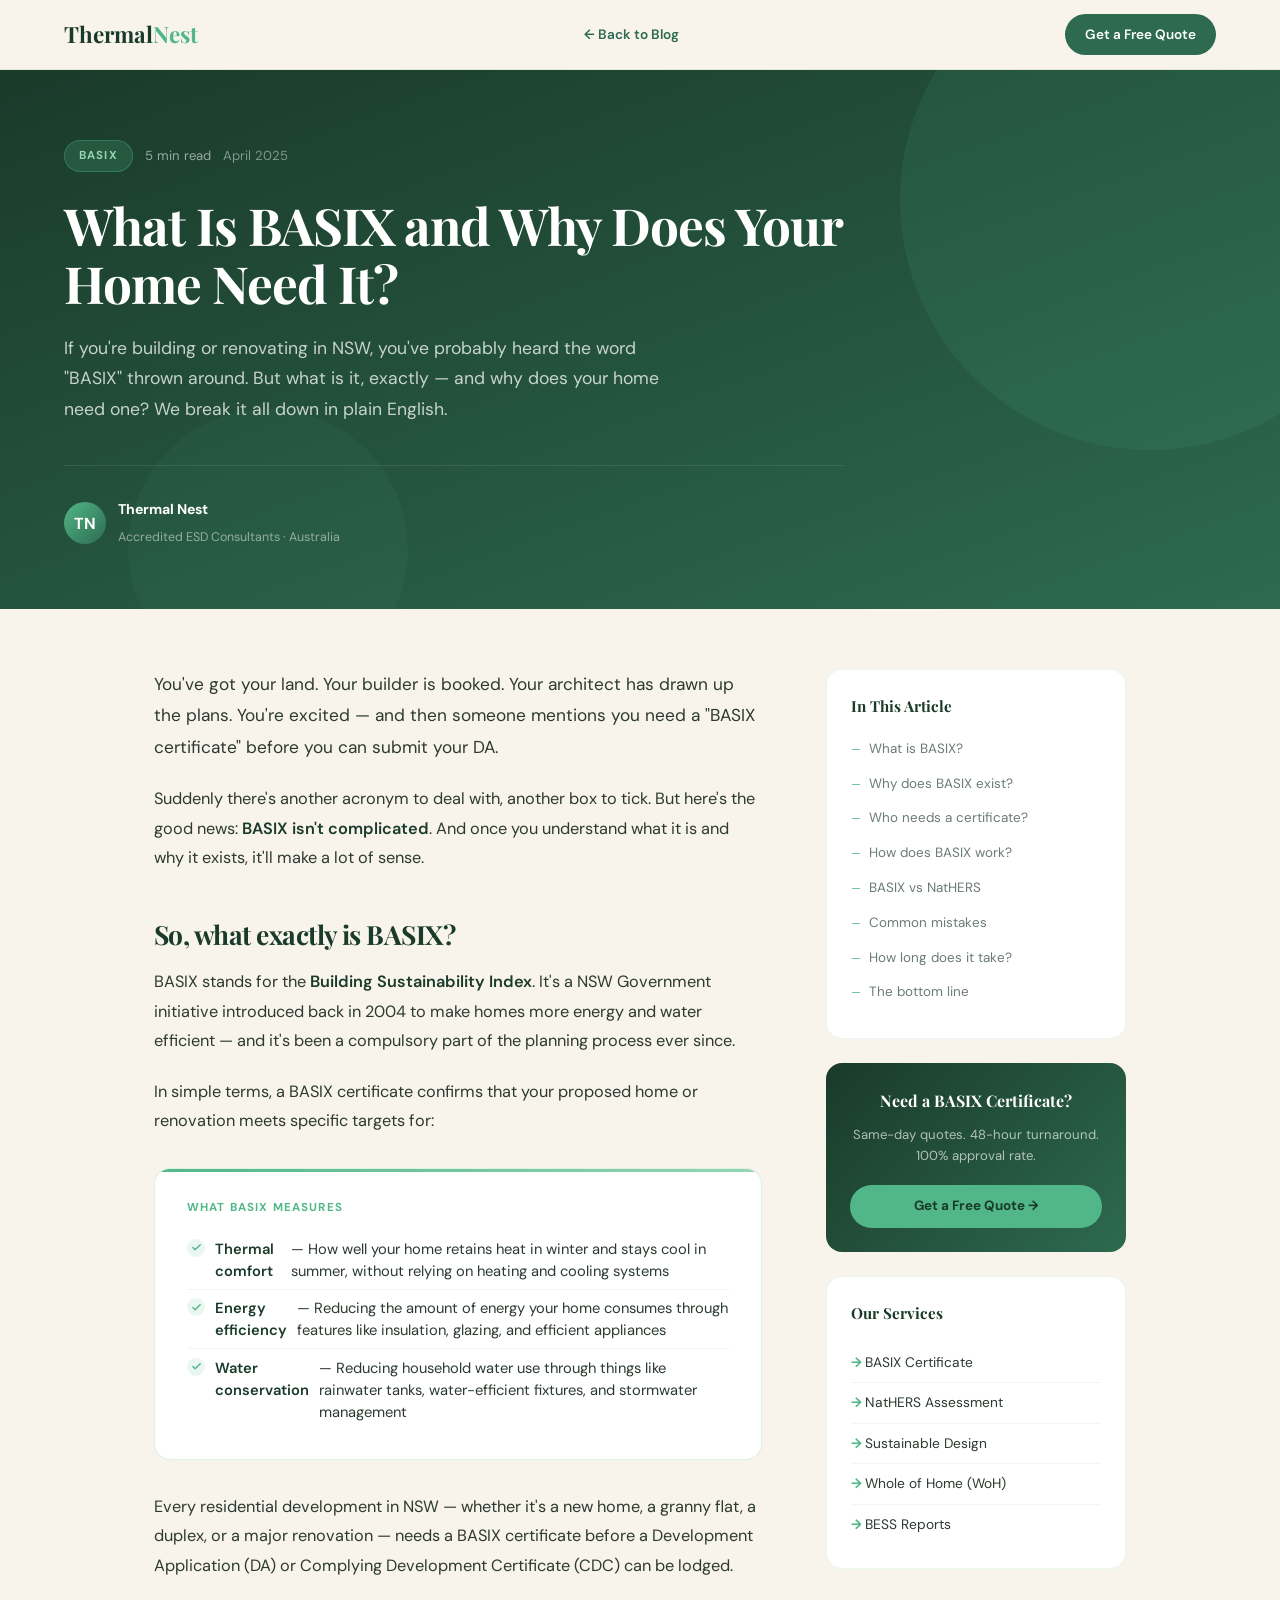
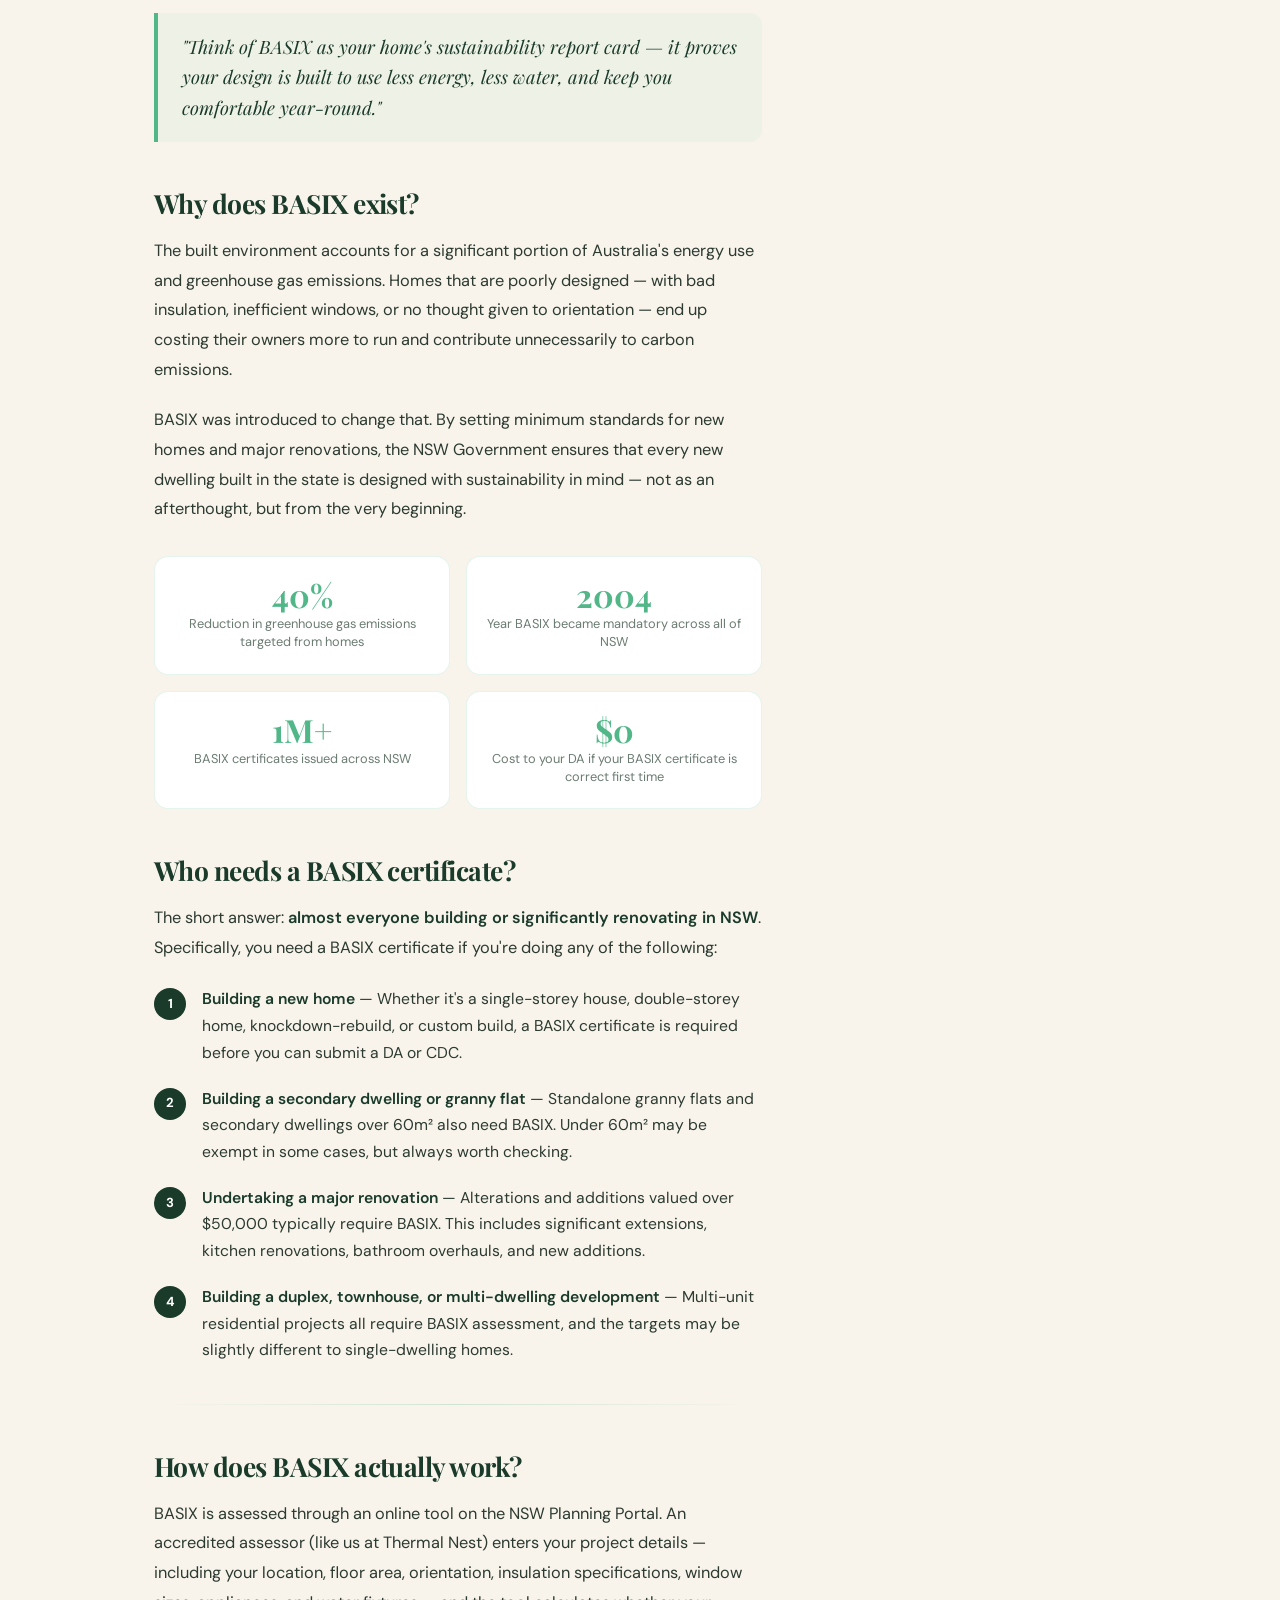
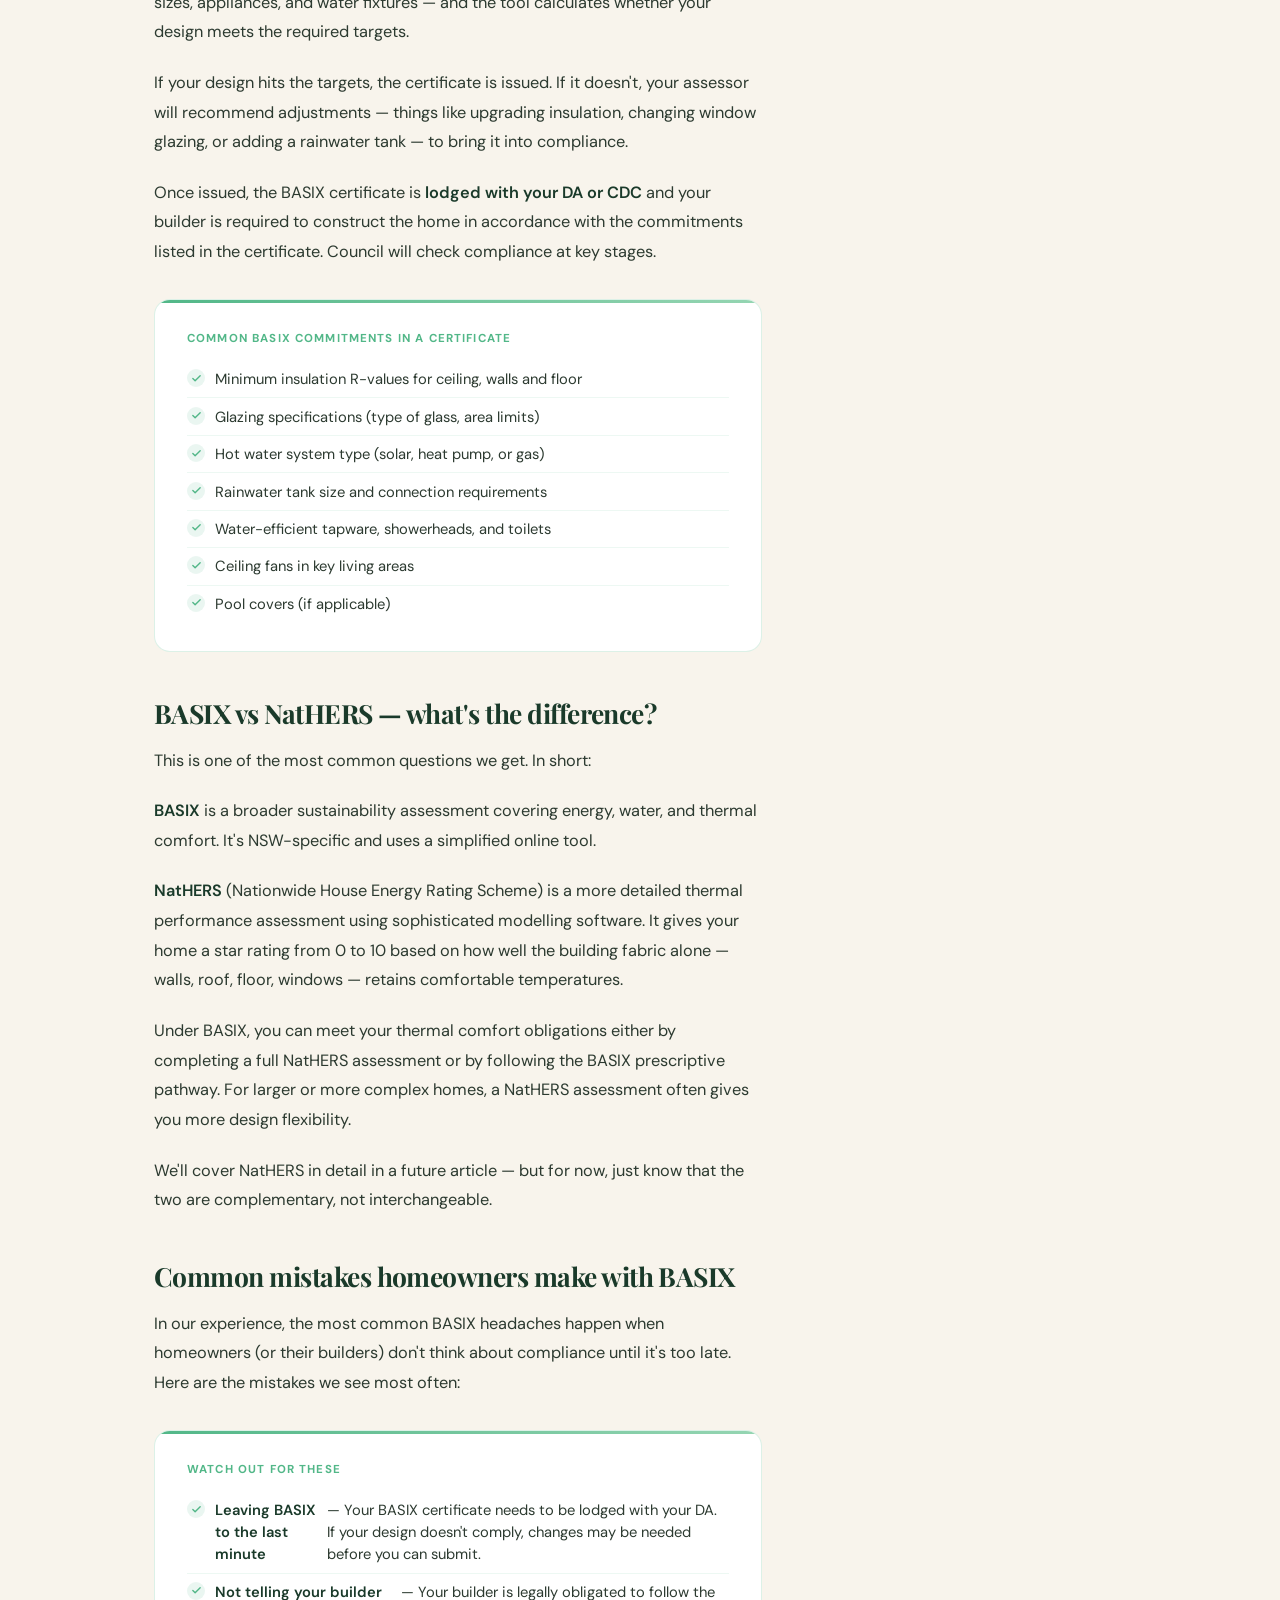
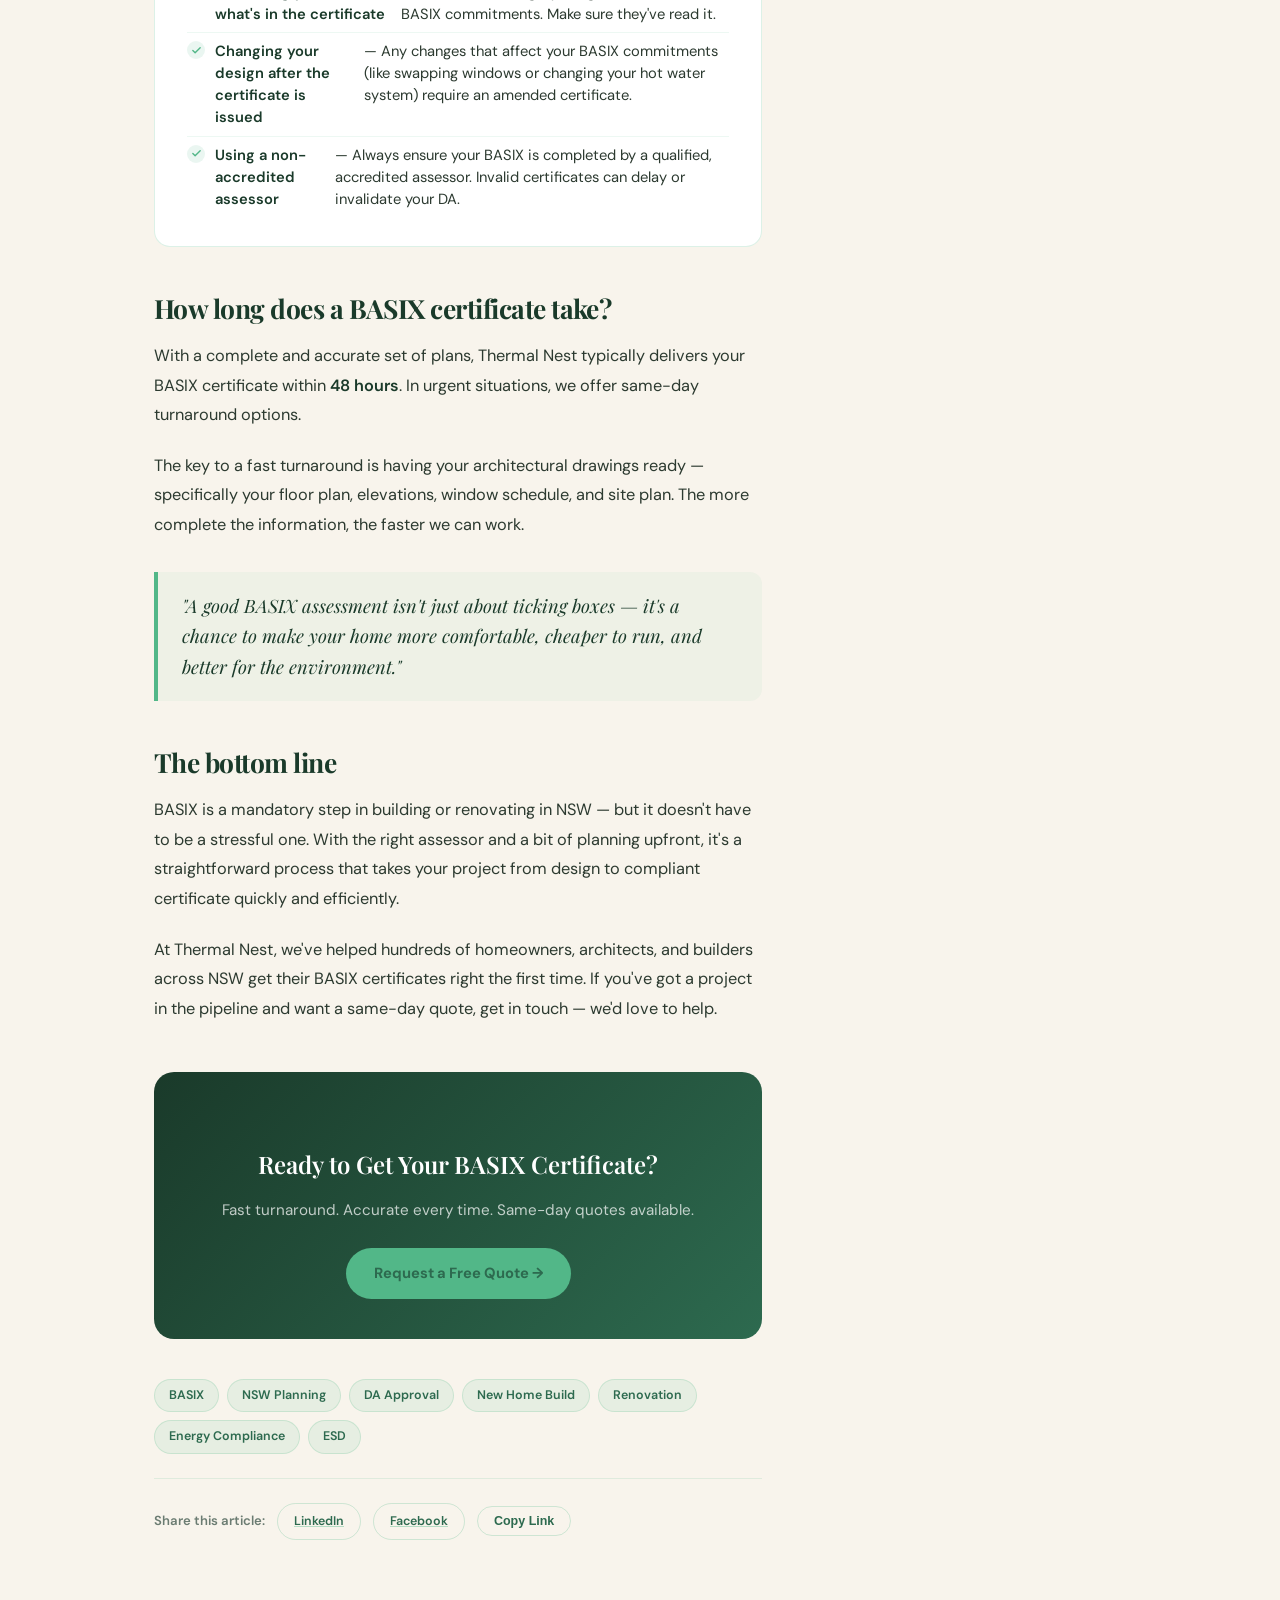
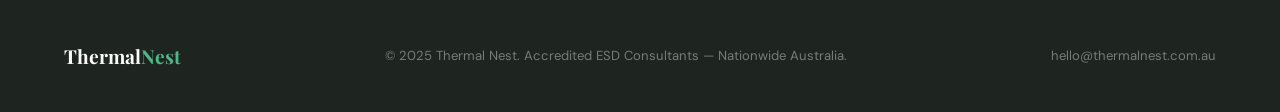
<file: blog/what-is-basix.html>
<!DOCTYPE html>
<html lang="en">
<head>
  <meta charset="UTF-8" />
  <meta name="viewport" content="width=device-width, initial-scale=1.0" />
  <title>What Is BASIX and Why Does Your Home Need It? | Thermal Nest</title>
  <meta name="description" content="What is BASIX and why does your NSW home need it? A plain-English guide to the certificate every DA and CDC requires." />
  <meta name="keywords" content="BASIX certificate NSW, what is BASIX, BASIX explained, building approval NSW, DA approval, home renovation NSW, energy compliance" />
  <link rel="canonical" href="https://thermalnest.com.au/blog/what-is-basix.html" />

  <!-- Open Graph -->
  <meta property="og:title" content="What Is BASIX and Why Does Your Home Need It?" />
  <meta property="og:description" content="Building or renovating in NSW? Here's everything you need to know about BASIX — in plain English." />
  <meta property="og:url" content="https://thermalnest.com.au/blog/what-is-basix.html" />
  <meta property="og:type" content="article" />
  <meta property="og:image" content="https://thermalnest.com.au/office-lady.png" />
  <meta property="article:published_time" content="2025-04-01" />
  <meta property="article:author" content="Thermal Nest" />

  <!-- Twitter Card -->
  <meta name="twitter:card" content="summary_large_image" />
  <meta name="twitter:title" content="What Is BASIX and Why Does Your Home Need It?" />
  <meta name="twitter:description" content="Building or renovating in NSW? Here's everything you need to know about BASIX — in plain English." />

  <!-- Favicon -->
  <link rel="icon" type="image/svg+xml" href="/favicon.svg" />

  <!-- Schema.org BlogPosting markup for SEO + AI search -->
  <script type="application/ld+json">
  {
    "@context": "https://schema.org",
    "@type": "BlogPosting",
    "headline": "What Is BASIX and Why Does Your Home Need It?",
    "description": "What is BASIX and why does your NSW home need it? A plain-English guide to the certificate every DA and CDC requires.",
    "image": "https://thermalnest.com.au/office-lady.png",
    "author": { "@type": "Organization", "name": "Thermal Nest", "url": "https://thermalnest.com.au" },
    "publisher": { "@type": "Organization", "name": "Thermal Nest", "logo": { "@type": "ImageObject", "url": "https://thermalnest.com.au/office-lady.png" } },
    "datePublished": "2025-04-01",
    "dateModified": "2025-04-01",
    "mainEntityOfPage": "https://thermalnest.com.au/blog/what-is-basix.html",
    "keywords": ["BASIX", "NSW building compliance", "energy certificate", "DA approval", "home renovation"]
  }
  </script>

  <link rel="preconnect" href="https://fonts.googleapis.com">
  <link rel="preconnect" href="https://fonts.gstatic.com" crossorigin>
  <link href="https://fonts.googleapis.com/css2?family=Playfair+Display:ital,wght@0,400;0,600;0,700;1,400&family=DM+Sans:wght@300;400;500;600&display=swap" rel="stylesheet">

  <style>
    *, *::before, *::after { box-sizing: border-box; margin: 0; padding: 0; }

    :root {
      --forest:   #1a3a2a;
      --leaf:     #2d6a4f;
      --sage:     #52b788;
      --mint:     #95d5b2;
      --cream:    #f8f4ec;
      --sand:     #e9dcc9;
      --charcoal: #1e2420;
      --white:    #ffffff;
      --text:     #2c3a30;
      --muted:    #6b7c72;
      --font-display: 'Playfair Display', Georgia, serif;
      --font-body: 'DM Sans', sans-serif;
      --transition: all 0.3s ease;
    }

    html { scroll-behavior: smooth; }
    body { font-family: var(--font-body); color: var(--text); background: var(--cream); overflow-x: hidden; line-height: 1.7; }

    /* ── NAV ── */
    nav {
      position: fixed; top: 0; left: 0; right: 0; z-index: 100;
      padding: 0 5%; height: 70px;
      display: flex; align-items: center; justify-content: space-between;
      background: rgba(248,244,236,0.95); backdrop-filter: blur(16px);
      border-bottom: 1px solid rgba(45,106,79,0.1);
    }
    .nav-logo { font-family: var(--font-display); font-size: 1.4rem; font-weight: 700; color: var(--forest); text-decoration: none; }
    .nav-logo span { color: var(--sage); }
    .nav-back { display: inline-flex; align-items: center; gap: 6px; font-size: 0.85rem; font-weight: 600; color: var(--leaf); text-decoration: none; transition: var(--transition); }
    .nav-back:hover { gap: 10px; }
    .nav-cta { background: var(--leaf); color: var(--white); padding: 9px 20px; border-radius: 100px; font-size: 0.85rem; font-weight: 600; text-decoration: none; transition: var(--transition); }
    .nav-cta:hover { background: var(--forest); }

    /* ── HERO BANNER ── */
    .blog-hero {
      margin-top: 70px;
      padding: 70px 5% 60px;
      background: linear-gradient(160deg, var(--forest) 0%, var(--leaf) 100%);
      position: relative; overflow: hidden;
    }
    .blog-hero::before {
      content: '';
      position: absolute; top: -120px; right: -120px;
      width: 500px; height: 500px; border-radius: 50%;
      background: rgba(82,183,136,0.1);
    }
    .blog-hero::after {
      content: '';
      position: absolute; bottom: -80px; left: 10%;
      width: 280px; height: 280px; border-radius: 50%;
      background: rgba(82,183,136,0.06);
    }
    .blog-hero-inner { max-width: 780px; position: relative; z-index: 1; }
    .blog-meta-top {
      display: flex; align-items: center; gap: 12px;
      margin-bottom: 1.5rem; flex-wrap: wrap;
    }
    .blog-cat-tag {
      background: rgba(82,183,136,0.2); border: 1px solid rgba(82,183,136,0.35);
      color: var(--mint); font-size: 0.72rem; font-weight: 700;
      letter-spacing: 0.1em; text-transform: uppercase;
      padding: 5px 14px; border-radius: 100px;
    }
    .blog-read-time { font-size: 0.82rem; color: rgba(255,255,255,0.55); }
    .blog-date-top { font-size: 0.82rem; color: rgba(255,255,255,0.45); }
    .blog-hero h1 {
      font-family: var(--font-display);
      font-size: clamp(2rem, 4.5vw, 3.2rem);
      font-weight: 700; line-height: 1.15;
      color: var(--white); letter-spacing: -0.02em;
      margin-bottom: 1.2rem;
    }
    .blog-hero-intro {
      font-size: 1.1rem; color: rgba(255,255,255,0.75);
      line-height: 1.75; max-width: 620px;
    }
    .blog-author-row {
      display: flex; align-items: center; gap: 12px;
      margin-top: 2.5rem; padding-top: 2rem;
      border-top: 1px solid rgba(255,255,255,0.1);
    }
    .author-avatar {
      width: 42px; height: 42px; border-radius: 50%;
      background: linear-gradient(135deg, var(--sage), var(--leaf));
      display: flex; align-items: center; justify-content: center;
      font-size: 1rem; font-weight: 700; color: var(--white);
      flex-shrink: 0;
    }
    .author-info strong { display: block; font-size: 0.88rem; color: var(--white); }
    .author-info span { font-size: 0.78rem; color: rgba(255,255,255,0.5); }

    /* ── LAYOUT ── */
    .blog-layout {
      max-width: 1100px; margin: 0 auto;
      display: grid; grid-template-columns: 1fr 300px;
      gap: 4rem; padding: 60px 5%;
      align-items: start;
    }

    /* ── ARTICLE BODY ── */
    .article-body {}
    .article-body h2 {
      font-family: var(--font-display);
      font-size: 1.65rem; font-weight: 700;
      color: var(--forest); line-height: 1.25;
      margin: 2.8rem 0 1rem;
      letter-spacing: -0.02em;
    }
    .article-body h3 {
      font-family: var(--font-display);
      font-size: 1.2rem; font-weight: 600;
      color: var(--leaf); margin: 2rem 0 0.75rem;
    }
    .article-body p {
      font-size: 1.02rem; color: var(--text);
      line-height: 1.82; margin-bottom: 1.3rem;
    }
    .article-body p:first-child { font-size: 1.08rem; }
    .article-body strong { color: var(--forest); font-weight: 600; }
    .article-body a { color: var(--leaf); text-decoration: underline; text-decoration-color: rgba(82,183,136,0.4); transition: var(--transition); }
    .article-body a:hover { color: var(--sage); }

    /* pull quote */
    .pull-quote {
      border-left: 4px solid var(--sage);
      padding: 1.2rem 1.5rem;
      margin: 2rem 0;
      background: rgba(82,183,136,0.06);
      border-radius: 0 12px 12px 0;
    }
    .pull-quote p {
      font-family: var(--font-display);
      font-size: 1.15rem !important;
      font-style: italic;
      color: var(--forest) !important;
      margin: 0 !important;
      line-height: 1.65 !important;
    }

    /* callout box */
    .callout {
      background: var(--white);
      border: 1px solid rgba(82,183,136,0.2);
      border-radius: 16px;
      padding: 1.8rem 2rem;
      margin: 2rem 0;
      position: relative; overflow: hidden;
    }
    .callout::before {
      content: '';
      position: absolute; top: 0; left: 0; right: 0; height: 3px;
      background: linear-gradient(90deg, var(--sage), var(--mint));
    }
    .callout-label {
      font-size: 0.72rem; font-weight: 700; letter-spacing: 0.1em;
      text-transform: uppercase; color: var(--sage); margin-bottom: 0.8rem;
    }
    .callout h3 {
      font-family: var(--font-display); font-size: 1.05rem;
      color: var(--forest); margin: 0 0 0.8rem !important;
    }
    .callout ul { list-style: none; padding: 0; margin: 0; }
    .callout ul li {
      font-size: 0.92rem; color: var(--text);
      padding: 0.45rem 0; border-bottom: 1px solid rgba(82,183,136,0.1);
      display: flex; align-items: flex-start; gap: 10px; line-height: 1.5;
    }
    .callout ul li:last-child { border-bottom: none; }
    .callout ul li::before {
      content: '';
      width: 18px; height: 18px; flex-shrink: 0; margin-top: 1px;
      background: rgba(82,183,136,0.12) url("data:image/svg+xml,%3Csvg xmlns='http://www.w3.org/2000/svg' viewBox='0 0 24 24' fill='none' stroke='%2352b788' stroke-width='3' stroke-linecap='round' stroke-linejoin='round'%3E%3Cpolyline points='20 6 9 17 4 12'/%3E%3C/svg%3E") center/11px no-repeat;
      border-radius: 50%;
    }

    /* fact card */
    .fact-grid { display: grid; grid-template-columns: repeat(2,1fr); gap: 1rem; margin: 2rem 0; }
    .fact-card {
      background: var(--white); border-radius: 14px;
      padding: 1.4rem 1.2rem;
      border: 1px solid rgba(82,183,136,0.15);
      text-align: center;
    }
    .fact-card .num {
      font-family: var(--font-display); font-size: 2rem; font-weight: 700;
      color: var(--sage); line-height: 1;
    }
    .fact-card .label { font-size: 0.8rem; color: var(--muted); margin-top: 4px; line-height: 1.4; }

    /* step list */
    .step-list { list-style: none; padding: 0; margin: 1.5rem 0; }
    .step-list li {
      display: flex; gap: 1rem; margin-bottom: 1.2rem; align-items: flex-start;
    }
    .step-num {
      width: 32px; height: 32px; flex-shrink: 0;
      background: var(--forest); color: var(--white);
      border-radius: 50%; display: flex; align-items: center; justify-content: center;
      font-size: 0.82rem; font-weight: 700; margin-top: 2px;
    }
    .step-text { font-size: 0.98rem; color: var(--text); line-height: 1.7; }
    .step-text strong { color: var(--forest); }

    /* divider */
    .article-divider {
      height: 1px; background: linear-gradient(90deg, transparent, rgba(82,183,136,0.25), transparent);
      margin: 2.5rem 0;
    }

    /* CTA block */
    .article-cta {
      background: linear-gradient(135deg, var(--forest), var(--leaf));
      border-radius: 20px; padding: 2.5rem;
      text-align: center; margin-top: 3rem;
    }
    .article-cta h3 {
      font-family: var(--font-display); font-size: 1.5rem;
      color: var(--white); margin-bottom: 0.75rem;
    }
    .article-cta p { font-size: 0.95rem; color: rgba(255,255,255,0.72); margin-bottom: 1.5rem; }
    .btn-cta {
      display: inline-flex; align-items: center; gap: 8px;
      background: var(--sage); color: var(--forest);
      padding: 13px 28px; border-radius: 100px;
      font-weight: 700; font-size: 0.92rem; text-decoration: none;
      transition: var(--transition);
    }
    .btn-cta:hover { background: var(--mint); transform: translateY(-2px); }

    /* tags */
    .article-tags { display: flex; flex-wrap: wrap; gap: 8px; margin-top: 2.5rem; }
    .article-tag {
      background: rgba(82,183,136,0.1); color: var(--leaf);
      border: 1px solid rgba(82,183,136,0.2);
      font-size: 0.78rem; font-weight: 600; padding: 5px 14px; border-radius: 100px;
    }

    /* share row */
    .share-row {
      display: flex; align-items: center; gap: 12px;
      margin-top: 1.5rem; padding-top: 1.5rem;
      border-top: 1px solid rgba(82,183,136,0.15);
    }
    .share-label { font-size: 0.82rem; font-weight: 600; color: var(--muted); }
    .share-btn {
      padding: 7px 16px; border-radius: 100px;
      font-size: 0.78rem; font-weight: 600;
      border: 1px solid rgba(82,183,136,0.25);
      color: var(--leaf); background: transparent;
      cursor: pointer; transition: var(--transition); text-decoration: none;
    }
    .share-btn:hover { background: var(--leaf); color: var(--white); border-color: var(--leaf); }

    /* ── SIDEBAR ── */
    .sidebar { position: sticky; top: 90px; }
    .sidebar-card {
      background: var(--white); border-radius: 16px;
      padding: 1.5rem; border: 1px solid rgba(82,183,136,0.12);
      margin-bottom: 1.5rem;
    }
    .sidebar-card h4 {
      font-family: var(--font-display); font-size: 0.95rem;
      color: var(--forest); margin-bottom: 1rem; font-weight: 700;
    }
    .toc-list { list-style: none; padding: 0; }
    .toc-list li { margin-bottom: 0.5rem; }
    .toc-list a {
      font-size: 0.84rem; color: var(--muted); text-decoration: none;
      display: flex; align-items: flex-start; gap: 8px;
      transition: color 0.2s; line-height: 1.4; padding: 4px 0;
    }
    .toc-list a::before {
      content: '—'; color: var(--sage); font-size: 0.7rem;
      flex-shrink: 0; margin-top: 2px;
    }
    .toc-list a:hover { color: var(--leaf); }

    .sidebar-services li {
      list-style: none; padding: 0.5rem 0;
      border-bottom: 1px solid rgba(82,183,136,0.1);
      font-size: 0.86rem; color: var(--text);
    }
    .sidebar-services li:last-child { border-bottom: none; }
    .sidebar-services li::before { content: '→ '; color: var(--sage); font-weight: 700; }

    .sidebar-cta-card {
      background: linear-gradient(135deg, var(--forest), var(--leaf));
      border-radius: 16px; padding: 1.5rem; text-align: center;
    }
    .sidebar-cta-card h4 { font-family: var(--font-display); font-size: 1rem; color: var(--white); margin-bottom: 0.6rem; }
    .sidebar-cta-card p { font-size: 0.82rem; color: rgba(255,255,255,0.65); margin-bottom: 1.2rem; line-height: 1.6; }
    .btn-sidebar {
      display: block; background: var(--sage); color: var(--forest);
      padding: 10px 16px; border-radius: 100px; font-size: 0.84rem;
      font-weight: 700; text-decoration: none; transition: var(--transition);
    }
    .btn-sidebar:hover { background: var(--mint); }

    /* ── FOOTER ── */
    footer {
      background: var(--charcoal); padding: 40px 5%;
      display: flex; align-items: center; justify-content: space-between; flex-wrap: wrap; gap: 1rem;
    }
    footer p { color: rgba(255,255,255,0.4); font-size: 0.82rem; }
    .footer-logo { font-family: var(--font-display); font-size: 1.2rem; font-weight: 700; color: var(--white); text-decoration: none; }
    .footer-logo span { color: var(--sage); }

    /* ── RESPONSIVE ── */
    @media (max-width: 860px) {
      .blog-layout { grid-template-columns: 1fr; gap: 2rem; padding: 40px 5%; }
      .sidebar { position: static; }
      .fact-grid { grid-template-columns: repeat(2,1fr); }
      nav .nav-cta { display: none; }
    }
    @media (max-width: 500px) {
      .fact-grid { grid-template-columns: 1fr 1fr; }
      .blog-hero h1 { font-size: 1.8rem; }
    }

    /* ── REVEAL ANIMATION ── */
    .reveal { opacity: 0; transform: translateY(20px); transition: opacity 0.6s ease, transform 0.6s ease; }
    .reveal.visible { opacity: 1; transform: translateY(0); }
  </style>
</head>
<body>

<!-- NAV -->
<nav>
  <a href="/index.html" class="nav-logo">Thermal<span>Nest</span></a>
  <a href="/blog/index.html" class="nav-back">← Back to Blog</a>
  <a href="/contact.html" class="nav-cta">Get a Free Quote</a>
</nav>

<!-- HERO -->
<div class="blog-hero">
  <div class="blog-hero-inner">
    <div class="blog-meta-top">
      <span class="blog-cat-tag">BASIX</span>
      <span class="blog-read-time">5 min read</span>
      <span class="blog-date-top">April 2025</span>
    </div>
    <h1>What Is BASIX and Why Does Your Home Need It?</h1>
    <p class="blog-hero-intro">If you're building or renovating in NSW, you've probably heard the word "BASIX" thrown around. But what is it, exactly — and why does your home need one? We break it all down in plain English.</p>
    <div class="blog-author-row">
      <div class="author-avatar">TN</div>
      <div class="author-info">
        <strong>Thermal Nest</strong>
        <span>Accredited ESD Consultants · Australia</span>
      </div>
    </div>
  </div>
</div>

<!-- MAIN LAYOUT -->
<div class="blog-layout">

  <!-- ARTICLE -->
  <article class="article-body">

    <p>You've got your land. Your builder is booked. Your architect has drawn up the plans. You're excited — and then someone mentions you need a "BASIX certificate" before you can submit your DA.</p>

    <p>Suddenly there's another acronym to deal with, another box to tick. But here's the good news: <strong>BASIX isn't complicated</strong>. And once you understand what it is and why it exists, it'll make a lot of sense.</p>

    <h2 id="what-is-basix">So, what exactly is BASIX?</h2>

    <p>BASIX stands for the <strong>Building Sustainability Index</strong>. It's a NSW Government initiative introduced back in 2004 to make homes more energy and water efficient — and it's been a compulsory part of the planning process ever since.</p>

    <p>In simple terms, a BASIX certificate confirms that your proposed home or renovation meets specific targets for:</p>

    <div class="callout">
      <div class="callout-label">What BASIX Measures</div>
      <ul>
        <li><strong>Thermal comfort</strong> — How well your home retains heat in winter and stays cool in summer, without relying on heating and cooling systems</li>
        <li><strong>Energy efficiency</strong> — Reducing the amount of energy your home consumes through features like insulation, glazing, and efficient appliances</li>
        <li><strong>Water conservation</strong> — Reducing household water use through things like rainwater tanks, water-efficient fixtures, and stormwater management</li>
      </ul>
    </div>

    <p>Every residential development in NSW — whether it's a new home, a granny flat, a duplex, or a major renovation — needs a BASIX certificate before a Development Application (DA) or Complying Development Certificate (CDC) can be lodged.</p>

    <div class="pull-quote">
      <p>"Think of BASIX as your home's sustainability report card — it proves your design is built to use less energy, less water, and keep you comfortable year-round."</p>
    </div>

    <h2 id="why-does-it-exist">Why does BASIX exist?</h2>

    <p>The built environment accounts for a significant portion of Australia's energy use and greenhouse gas emissions. Homes that are poorly designed — with bad insulation, inefficient windows, or no thought given to orientation — end up costing their owners more to run and contribute unnecessarily to carbon emissions.</p>

    <p>BASIX was introduced to change that. By setting minimum standards for new homes and major renovations, the NSW Government ensures that every new dwelling built in the state is designed with sustainability in mind — not as an afterthought, but from the very beginning.</p>

    <div class="fact-grid">
      <div class="fact-card">
        <div class="num">40%</div>
        <div class="label">Reduction in greenhouse gas emissions targeted from homes</div>
      </div>
      <div class="fact-card">
        <div class="num">2004</div>
        <div class="label">Year BASIX became mandatory across all of NSW</div>
      </div>
      <div class="fact-card">
        <div class="num">1M+</div>
        <div class="label">BASIX certificates issued across NSW</div>
      </div>
      <div class="fact-card">
        <div class="num">$0</div>
        <div class="label">Cost to your DA if your BASIX certificate is correct first time</div>
      </div>
    </div>

    <h2 id="who-needs-basix">Who needs a BASIX certificate?</h2>

    <p>The short answer: <strong>almost everyone building or significantly renovating in NSW</strong>. Specifically, you need a BASIX certificate if you're doing any of the following:</p>

    <ul class="step-list">
      <li>
        <div class="step-num">1</div>
        <div class="step-text"><strong>Building a new home</strong> — Whether it's a single-storey house, double-storey home, knockdown-rebuild, or custom build, a BASIX certificate is required before you can submit a DA or CDC.</div>
      </li>
      <li>
        <div class="step-num">2</div>
        <div class="step-text"><strong>Building a secondary dwelling or granny flat</strong> — Standalone granny flats and secondary dwellings over 60m² also need BASIX. Under 60m² may be exempt in some cases, but always worth checking.</div>
      </li>
      <li>
        <div class="step-num">3</div>
        <div class="step-text"><strong>Undertaking a major renovation</strong> — Alterations and additions valued over $50,000 typically require BASIX. This includes significant extensions, kitchen renovations, bathroom overhauls, and new additions.</div>
      </li>
      <li>
        <div class="step-num">4</div>
        <div class="step-text"><strong>Building a duplex, townhouse, or multi-dwelling development</strong> — Multi-unit residential projects all require BASIX assessment, and the targets may be slightly different to single-dwelling homes.</div>
      </li>
    </ul>

    <div class="article-divider"></div>

    <h2 id="how-does-it-work">How does BASIX actually work?</h2>

    <p>BASIX is assessed through an online tool on the NSW Planning Portal. An accredited assessor (like us at Thermal Nest) enters your project details — including your location, floor area, orientation, insulation specifications, window sizes, appliances, and water fixtures — and the tool calculates whether your design meets the required targets.</p>

    <p>If your design hits the targets, the certificate is issued. If it doesn't, your assessor will recommend adjustments — things like upgrading insulation, changing window glazing, or adding a rainwater tank — to bring it into compliance.</p>

    <p>Once issued, the BASIX certificate is <strong>lodged with your DA or CDC</strong> and your builder is required to construct the home in accordance with the commitments listed in the certificate. Council will check compliance at key stages.</p>

    <div class="callout">
      <div class="callout-label">Common BASIX Commitments in a Certificate</div>
      <ul>
        <li>Minimum insulation R-values for ceiling, walls and floor</li>
        <li>Glazing specifications (type of glass, area limits)</li>
        <li>Hot water system type (solar, heat pump, or gas)</li>
        <li>Rainwater tank size and connection requirements</li>
        <li>Water-efficient tapware, showerheads, and toilets</li>
        <li>Ceiling fans in key living areas</li>
        <li>Pool covers (if applicable)</li>
      </ul>
    </div>

    <h2 id="basix-vs-nathers">BASIX vs NatHERS — what's the difference?</h2>

    <p>This is one of the most common questions we get. In short:</p>

    <p><strong>BASIX</strong> is a broader sustainability assessment covering energy, water, and thermal comfort. It's NSW-specific and uses a simplified online tool.</p>

    <p><strong>NatHERS</strong> (Nationwide House Energy Rating Scheme) is a more detailed thermal performance assessment using sophisticated modelling software. It gives your home a star rating from 0 to 10 based on how well the building fabric alone — walls, roof, floor, windows — retains comfortable temperatures.</p>

    <p>Under BASIX, you can meet your thermal comfort obligations either by completing a full NatHERS assessment or by following the BASIX prescriptive pathway. For larger or more complex homes, a NatHERS assessment often gives you more design flexibility.</p>

    <p>We'll cover NatHERS in detail in a future article — but for now, just know that the two are complementary, not interchangeable.</p>

    <h2 id="common-mistakes">Common mistakes homeowners make with BASIX</h2>

    <p>In our experience, the most common BASIX headaches happen when homeowners (or their builders) don't think about compliance until it's too late. Here are the mistakes we see most often:</p>

    <div class="callout">
      <div class="callout-label">Watch Out For These</div>
      <ul>
        <li><strong>Leaving BASIX to the last minute</strong> — Your BASIX certificate needs to be lodged with your DA. If your design doesn't comply, changes may be needed before you can submit.</li>
        <li><strong>Not telling your builder what's in the certificate</strong> — Your builder is legally obligated to follow the BASIX commitments. Make sure they've read it.</li>
        <li><strong>Changing your design after the certificate is issued</strong> — Any changes that affect your BASIX commitments (like swapping windows or changing your hot water system) require an amended certificate.</li>
        <li><strong>Using a non-accredited assessor</strong> — Always ensure your BASIX is completed by a qualified, accredited assessor. Invalid certificates can delay or invalidate your DA.</li>
      </ul>
    </div>

    <h2 id="how-long">How long does a BASIX certificate take?</h2>

    <p>With a complete and accurate set of plans, Thermal Nest typically delivers your BASIX certificate within <strong>48 hours</strong>. In urgent situations, we offer same-day turnaround options.</p>

    <p>The key to a fast turnaround is having your architectural drawings ready — specifically your floor plan, elevations, window schedule, and site plan. The more complete the information, the faster we can work.</p>

    <div class="pull-quote">
      <p>"A good BASIX assessment isn't just about ticking boxes — it's a chance to make your home more comfortable, cheaper to run, and better for the environment."</p>
    </div>

    <h2 id="bottom-line">The bottom line</h2>

    <p>BASIX is a mandatory step in building or renovating in NSW — but it doesn't have to be a stressful one. With the right assessor and a bit of planning upfront, it's a straightforward process that takes your project from design to compliant certificate quickly and efficiently.</p>

    <p>At Thermal Nest, we've helped hundreds of homeowners, architects, and builders across NSW get their BASIX certificates right the first time. If you've got a project in the pipeline and want a same-day quote, get in touch — we'd love to help.</p>

    <div class="article-cta">
      <h3>Ready to Get Your BASIX Certificate?</h3>
      <p>Fast turnaround. Accurate every time. Same-day quotes available.</p>
      <a href="/contact.html" class="btn-cta">Request a Free Quote →</a>
    </div>

    <div class="article-tags">
      <span class="article-tag">BASIX</span>
      <span class="article-tag">NSW Planning</span>
      <span class="article-tag">DA Approval</span>
      <span class="article-tag">New Home Build</span>
      <span class="article-tag">Renovation</span>
      <span class="article-tag">Energy Compliance</span>
      <span class="article-tag">ESD</span>
    </div>

    <div class="share-row">
      <span class="share-label">Share this article:</span>
      <a class="share-btn" href="https://www.linkedin.com/sharing/share-offsite/?url=https://thermalnest.com.au/blog/what-is-basix.html" target="_blank">LinkedIn</a>
      <a class="share-btn" href="https://www.facebook.com/sharer/sharer.php?u=https://thermalnest.com.au/blog/what-is-basix.html" target="_blank">Facebook</a>
      <button class="share-btn" onclick="navigator.clipboard.writeText(window.location.href); this.textContent='Copied!'; setTimeout(()=>this.textContent='Copy Link',2000)">Copy Link</button>
    </div>

  </article>

  <!-- SIDEBAR -->
  <aside class="sidebar">

    <div class="sidebar-card">
      <h4>In This Article</h4>
      <ul class="toc-list">
        <li><a href="#what-is-basix">What is BASIX?</a></li>
        <li><a href="#why-does-it-exist">Why does BASIX exist?</a></li>
        <li><a href="#who-needs-basix">Who needs a certificate?</a></li>
        <li><a href="#how-does-it-work">How does BASIX work?</a></li>
        <li><a href="#basix-vs-nathers">BASIX vs NatHERS</a></li>
        <li><a href="#common-mistakes">Common mistakes</a></li>
        <li><a href="#how-long">How long does it take?</a></li>
        <li><a href="#bottom-line">The bottom line</a></li>
      </ul>
    </div>

    <div class="sidebar-cta-card">
      <h4>Need a BASIX Certificate?</h4>
      <p>Same-day quotes. 48-hour turnaround. 100% approval rate.</p>
      <a href="/contact.html" class="btn-sidebar">Get a Free Quote →</a>
    </div>

    <div class="sidebar-card" style="margin-top:1.5rem">
      <h4>Our Services</h4>
      <ul class="sidebar-services">
        <li>BASIX Certificate</li>
        <li>NatHERS Assessment</li>
        <li>Sustainable Design</li>
        <li>Whole of Home (WoH)</li>
        <li>BESS Reports</li>
      </ul>
    </div>

  </aside>

</div>

<!-- FOOTER -->
<footer>
  <a href="/index.html" class="footer-logo">Thermal<span>Nest</span></a>
  <p>© 2025 Thermal Nest. Accredited ESD Consultants — Nationwide Australia.</p>
  <p>hello@thermalnest.com.au</p>
</footer>

<script>
  // Scroll reveal
  const
</file>
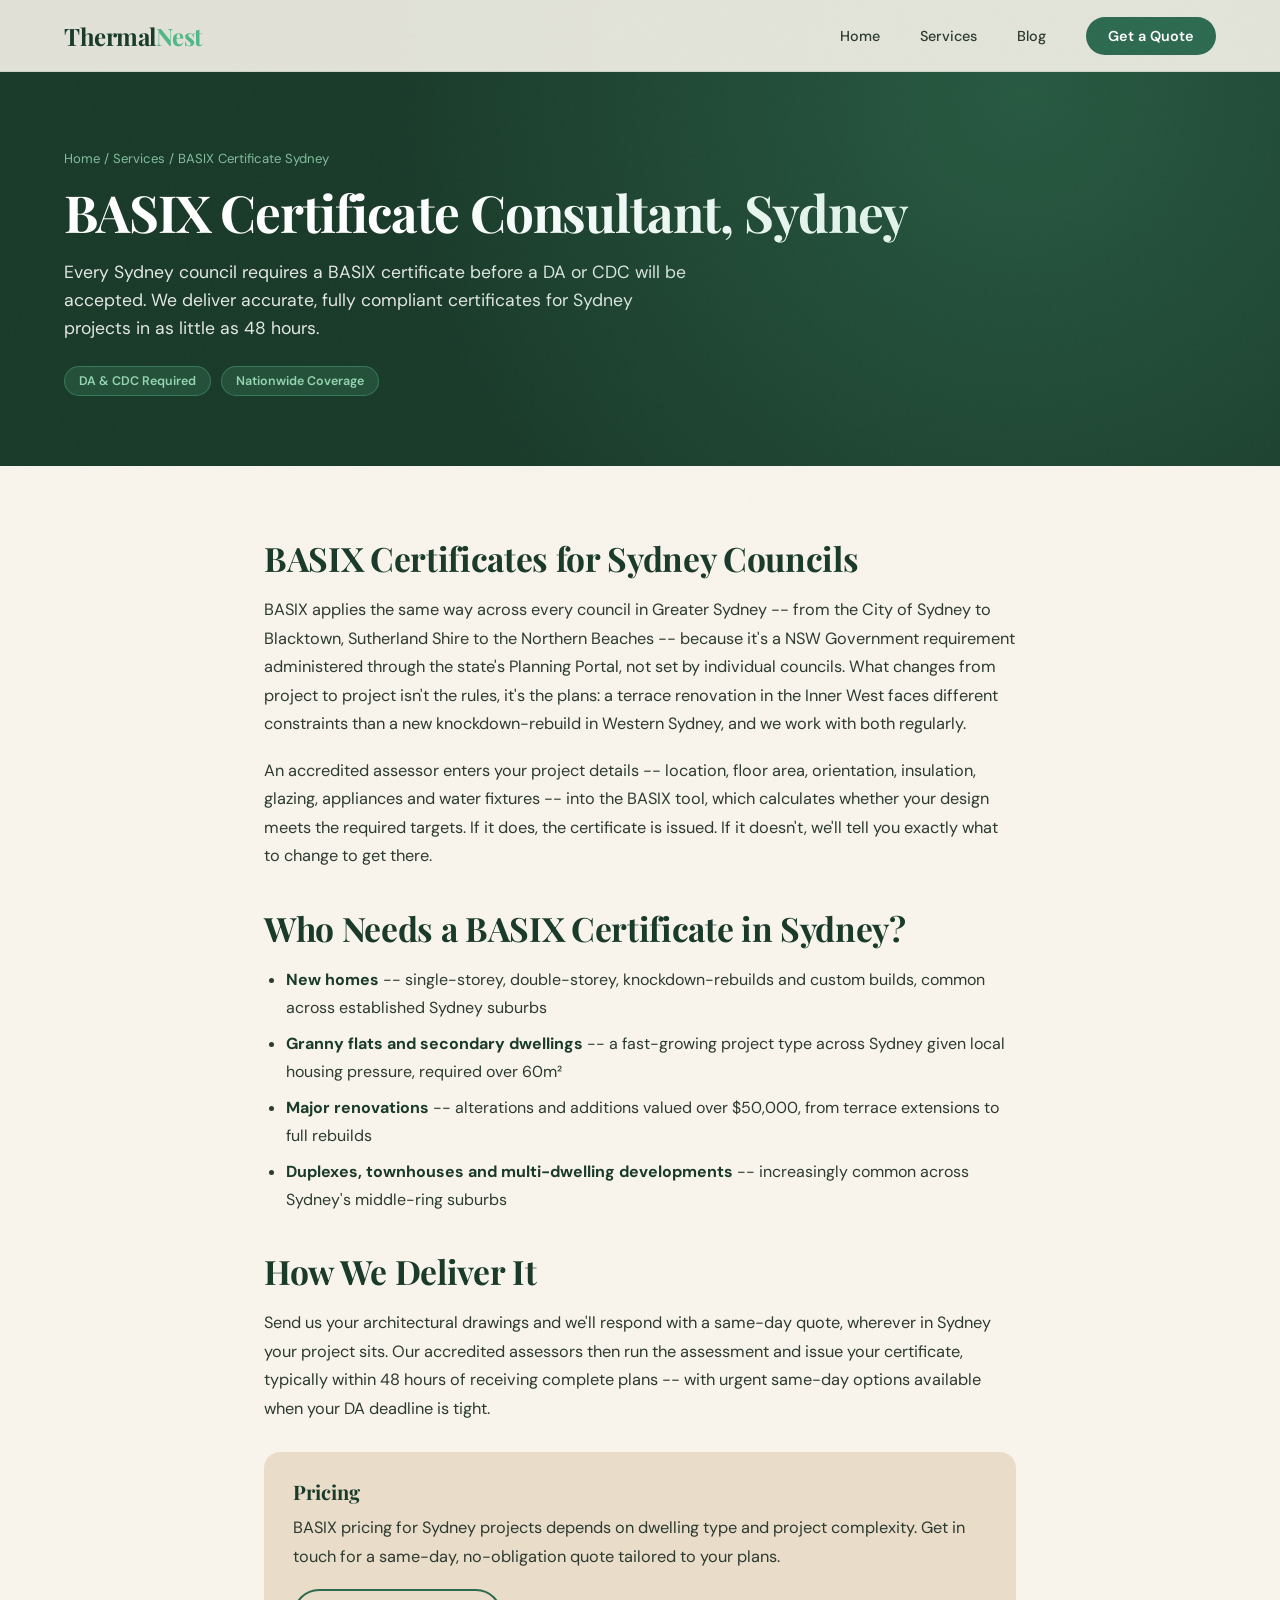
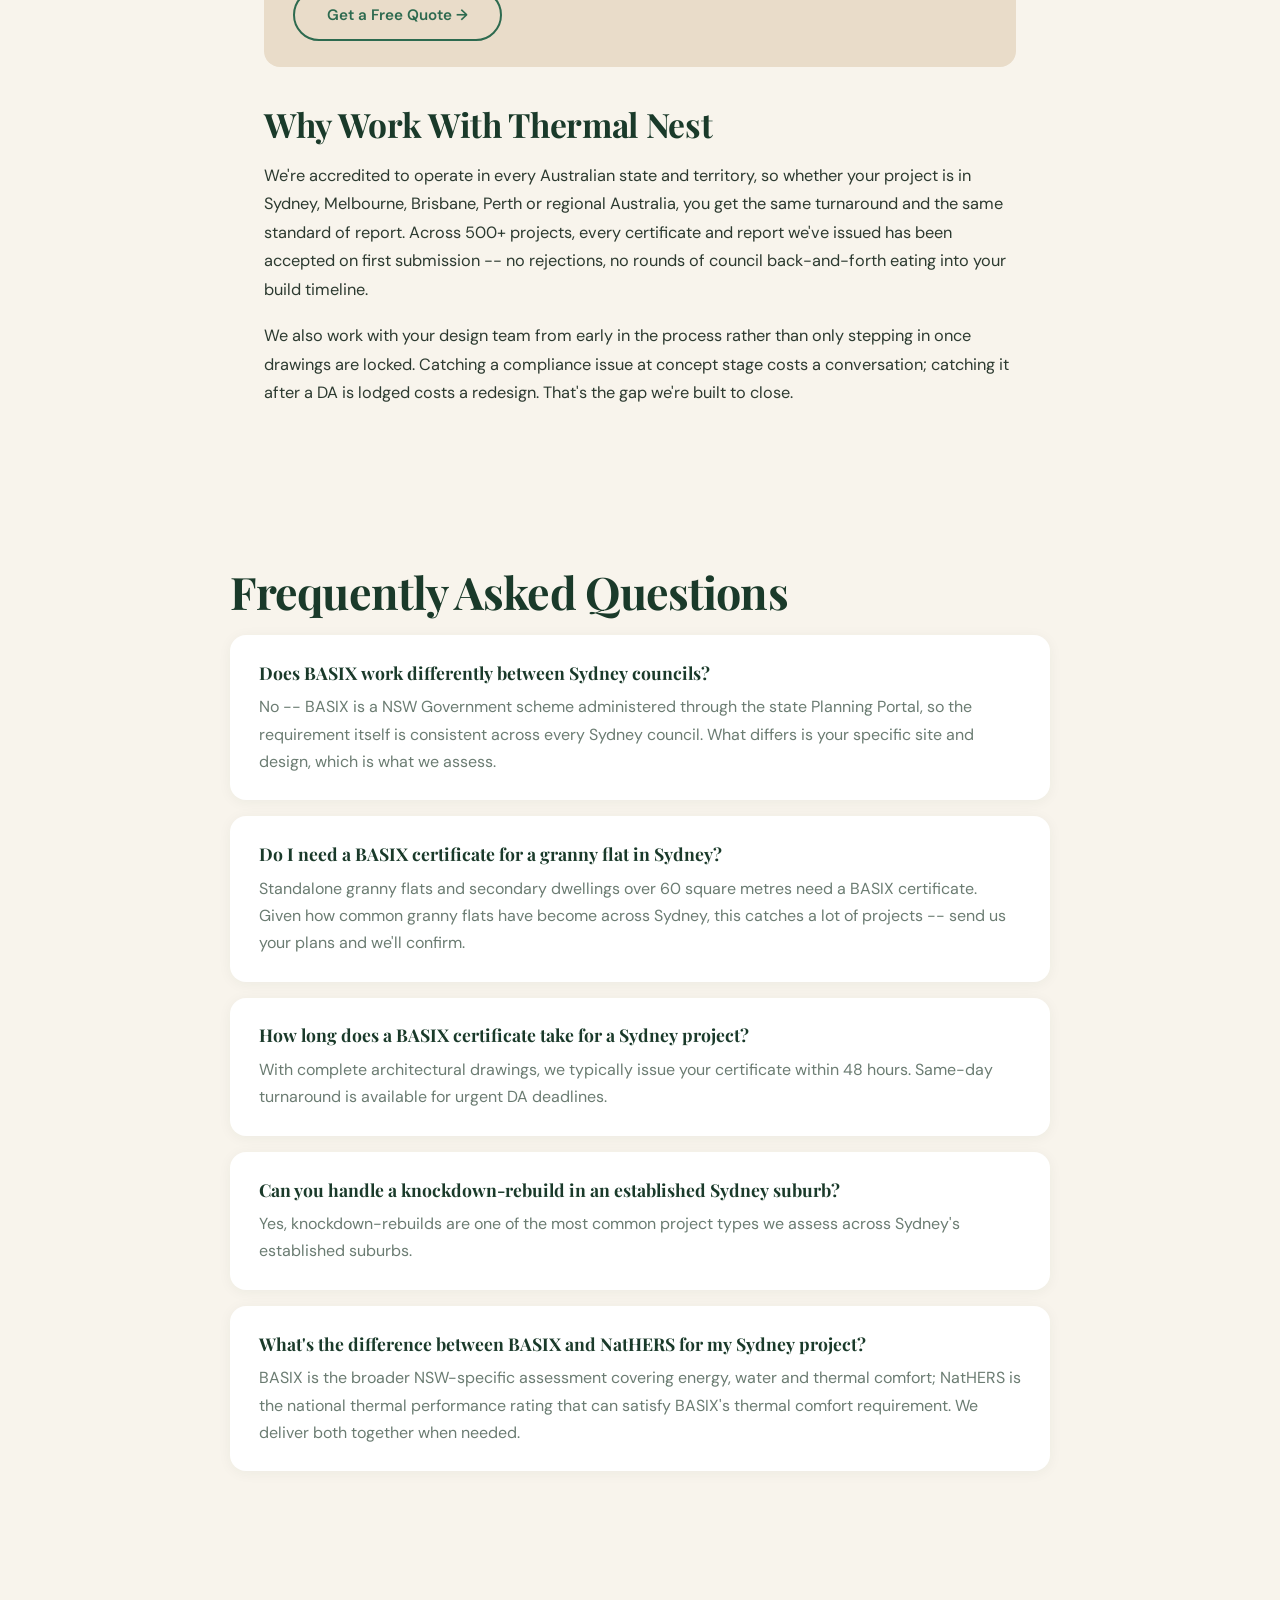
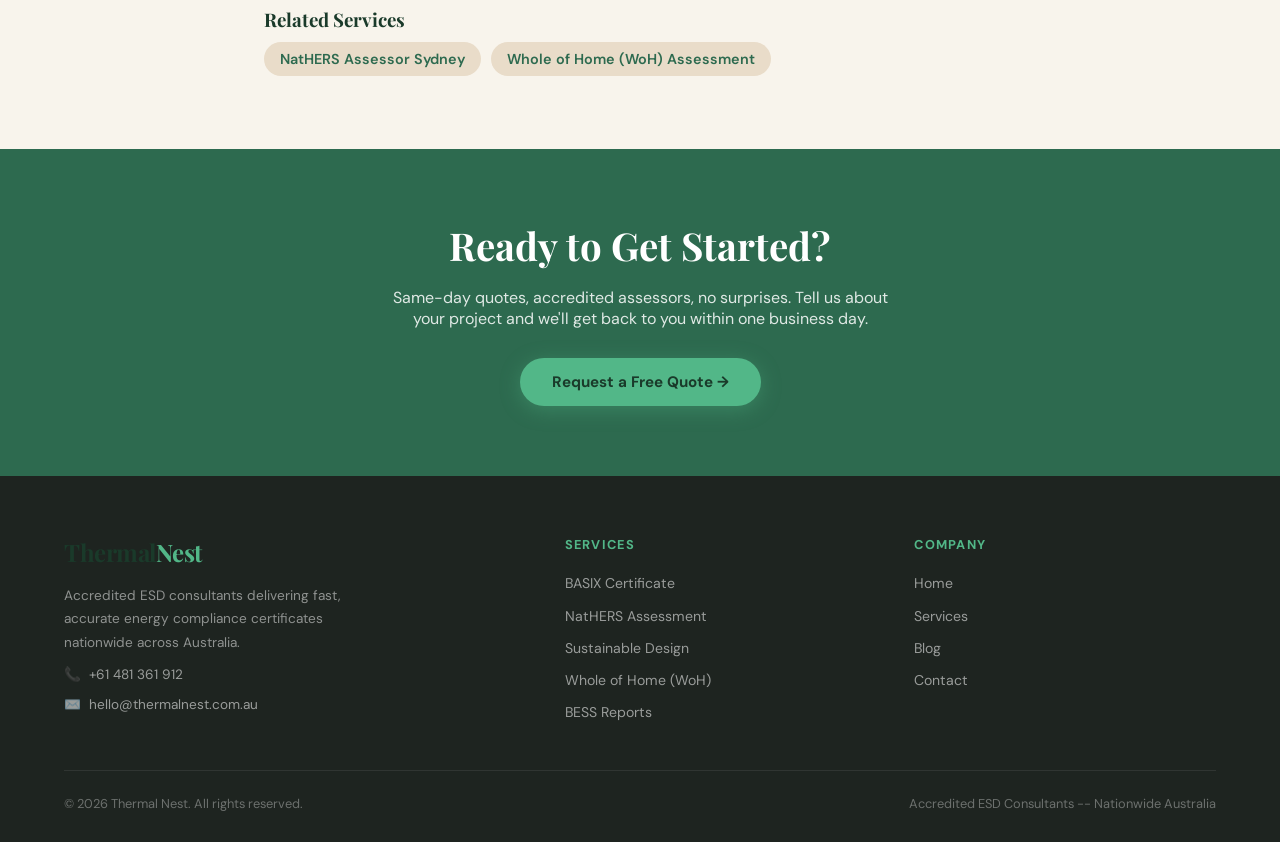
<file: services/basix-certificate-sydney.html>
<!DOCTYPE html>
<html lang="en">
<head>
  <meta charset="UTF-8" />
  <meta name="viewport" content="width=device-width, initial-scale=1.0" />
  <title>BASIX Certificate Consultant Sydney | Thermal Nest</title>
  <meta name="description" content="Accredited BASIX certificates for Sydney new builds, renovations and duplexes. 48-hour turnaround, same-day quotes, 100% approval rate." />
  <link rel="canonical" href="https://thermalnest.com.au/services/basix-certificate-sydney.html" />

  <!-- Open Graph -->
  <meta property="og:title" content="BASIX Certificate Consultant Sydney | Thermal Nest" />
  <meta property="og:description" content="Accredited BASIX certificates for Sydney new builds, renovations and duplexes. 48-hour turnaround, same-day quotes, 100% approval rate." />
  <meta property="og:url" content="https://thermalnest.com.au/services/basix-certificate-sydney.html" />
  <meta property="og:type" content="website" />
  <meta property="og:image" content="https://thermalnest.com.au/office-lady.png" />

  <!-- Twitter Card -->
  <meta name="twitter:card" content="summary_large_image" />
  <meta name="twitter:title" content="BASIX Certificate Consultant Sydney | Thermal Nest" />
  <meta name="twitter:description" content="Accredited BASIX certificates for Sydney new builds, renovations and duplexes. 48-hour turnaround, same-day quotes, 100% approval rate." />

  <!-- Favicon -->
  <link rel="icon" type="image/svg+xml" href="/favicon.svg" />

  <!-- Schema: Service -->
  <script type="application/ld+json">
  {
    "@context": "https://schema.org",
    "@type": "Service",
    "serviceType": "BASIX Certificate",
    "provider": {
      "@type": "ProfessionalService",
      "name": "Thermal Nest",
      "url": "https://thermalnest.com.au"
    },
    "areaServed": { "@type": "Country", "name": "Australia" },
    "description": "Accredited BASIX certificate assessments for new homes, renovations and multi-dwelling developments across Greater Sydney."
  }
  </script>

  <!-- Schema: FAQPage -->
  <script type="application/ld+json">
  {
    "@context": "https://schema.org",
    "@type": "FAQPage",
    "mainEntity": [
      {
        "@type": "Question",
        "name": "Does BASIX work differently between Sydney councils?",
        "acceptedAnswer": { "@type": "Answer", "text": "No -- BASIX is a NSW Government scheme administered through the state Planning Portal, so the requirement itself is consistent across every Sydney council. What differs is your specific site and design, which is what we assess." }
      },
      {
        "@type": "Question",
        "name": "Do I need a BASIX certificate for a granny flat in Sydney?",
        "acceptedAnswer": { "@type": "Answer", "text": "Standalone granny flats and secondary dwellings over 60 square metres need a BASIX certificate. Given how common granny flats have become across Sydney, this catches a lot of projects -- send us your plans and we'll confirm." }
      },
      {
        "@type": "Question",
        "name": "How long does a BASIX certificate take for a Sydney project?",
        "acceptedAnswer": { "@type": "Answer", "text": "With complete architectural drawings, we typically issue your certificate within 48 hours. Same-day turnaround is available for urgent DA deadlines." }
      },
      {
        "@type": "Question",
        "name": "Can you handle a knockdown-rebuild in an established Sydney suburb?",
        "acceptedAnswer": { "@type": "Answer", "text": "Yes, knockdown-rebuilds are one of the most common project types we assess across Sydney's established suburbs." }
      },
      {
        "@type": "Question",
        "name": "What's the difference between BASIX and NatHERS for my Sydney project?",
        "acceptedAnswer": { "@type": "Answer", "text": "BASIX is the broader NSW-specific assessment covering energy, water and thermal comfort; NatHERS is the national thermal performance rating that can satisfy BASIX's thermal comfort requirement. We deliver both together when needed." }
      }
    ]
  }
  </script>

  <link rel="preconnect" href="https://fonts.googleapis.com">
  <link rel="preconnect" href="https://fonts.gstatic.com" crossorigin>
  <link href="https://fonts.googleapis.com/css2?family=Playfair+Display:wght@400;600;700&family=DM+Sans:wght@300;400;500;600&display=swap" rel="stylesheet">
  <style>
    *, *::before, *::after { box-sizing: border-box; margin: 0; padding: 0; }
    :root {
      --forest: #1a3a2a; --leaf: #2d6a4f; --sage: #52b788; --mint: #95d5b2;
      --cream: #f8f4ec; --sand: #e9dcc9; --charcoal: #1e2420;
      --white: #ffffff; --text: #2c3a30; --muted: #6b7c72;
      --font-display: 'Playfair Display', Georgia, serif;
      --font-body: 'DM Sans', sans-serif;
      --radius: 16px;
      --transition: all 0.4s cubic-bezier(0.25, 0.46, 0.45, 0.94);
    }
    html { scroll-behavior: smooth; }
    body { font-family: var(--font-body); color: var(--text); background: var(--cream); overflow-x: hidden; }
    body::before {
      content: ''; position: fixed; inset: 0;
      background-image: url("data:image/svg+xml,%3Csvg viewBox='0 0 256 256' xmlns='http://www.w3.org/2000/svg'%3E%3Cfilter id='noise'%3E%3CfeTurbulence type='fractalNoise' baseFrequency='0.9' numOctaves='4' stitchTiles='stitch'/%3E%3C/filter%3E%3Crect width='100%25' height='100%25' filter='url(%23noise)' opacity='0.04'/%3E%3C/svg%3E");
      pointer-events: none; z-index: 9999; opacity: 0.4;
    }

    /* NAV */
    nav {
      position: fixed; top: 0; left: 0; right: 0; z-index: 1000;
      padding: 0 5%; height: 72px; display: flex; align-items: center; justify-content: space-between;
      background: rgba(248,244,236,0.9); backdrop-filter: blur(16px);
      border-bottom: 1px solid rgba(45,106,79,0.12); transition: var(--transition);
    }
    nav.scrolled { background: rgba(248,244,236,0.97); box-shadow: 0 4px 30px rgba(26,58,42,0.08); }
    .nav-logo { font-family: var(--font-display); font-size: 1.5rem; font-weight: 700; color: var(--forest); text-decoration: none; letter-spacing: -0.02em; }
    .nav-logo span { color: var(--sage); }
    .nav-links { display: flex; gap: 2.5rem; list-style: none; }
    .nav-links a { text-decoration: none; color: var(--text); font-size: 0.9rem; font-weight: 500; position: relative; transition: color 0.3s; }
    .nav-links a::after { content: ''; position: absolute; bottom: -4px; left: 0; width: 0; height: 2px; background: var(--sage); transition: width 0.3s; border-radius: 2px; }
    .nav-links a:hover { color: var(--leaf); }
    .nav-links a:hover::after { width: 100%; }
    .nav-cta { background: var(--leaf); color: var(--white) !important; padding: 10px 22px; border-radius: 100px; font-weight: 600 !important; }
    .nav-cta:hover { background: var(--forest) !important; transform: translateY(-1px); }
    .nav-cta::after { display: none !important; }
    .hamburger { display: none; flex-direction: column; gap: 5px; cursor: pointer; background: none; border: none; padding: 4px; }
    .hamburger span { display: block; width: 24px; height: 2px; background: var(--forest); border-radius: 2px; }

    .page { display: none; }
    .page.active { display: block; }

    /* HERO – full bleed photo */
    .hero { min-height: 100vh; position: relative; display: flex; align-items: center; overflow: hidden; }
    .hero-photo {
      position: absolute; inset: 0;
      background: url('https://images.unsplash.com/photo-1618221195710-dd6b41faaea6?w=1800&q=80') center/cover no-repeat;
    }
    .hero-photo::after {
      content: ''; position: absolute; inset: 0;
      background: linear-gradient(100deg, rgba(15,32,20,0.85) 0%, rgba(26,58,42,0.70) 45%, rgba(26,58,42,0.2) 100%);
    }
    .hero-content { position: relative; z-index: 1; padding: 140px 5% 80px; max-width: 680px; }
    .hero-badge {
      display: inline-flex; align-items: center; gap: 8px;
      background: rgba(82,183,136,0.18); border: 1px solid rgba(82,183,136,0.4);
      color: var(--mint); font-size: 0.78rem; font-weight: 600; letter-spacing: 0.1em; text-transform: uppercase;
      padding: 8px 16px; border-radius: 100px; margin-bottom: 1.8rem;
      opacity: 0; animation: fadeUp 0.6s ease forwards 0.2s;
    }
    .hero-badge::before { content: ''; width: 8px; height: 8px; background: var(--sage); border-radius: 50%; animation: pulse 2s ease infinite; }
    @keyframes pulse { 0%,100%{opacity:1;transform:scale(1)} 50%{opacity:.6;transform:scale(1.3)} }
    .hero h1 {
      font-family: var(--font-display); font-size: clamp(2.6rem, 5.5vw, 4.2rem);
      font-weight: 700; line-height: 1.12; color: var(--white); letter-spacing: -0.03em; margin-bottom: 1.5rem;
      opacity: 0; animation: fadeUp 0.7s ease forwards 0.4s;
    }
    .hero h1 em { font-style: normal; color: var(--mint); position: relative; }
    .hero h1 em::after {
      content: ''; position: absolute; bottom: 2px; left: 0; right: 0; height: 3px;
      background: linear-gradient(90deg, var(--sage), var(--mint)); border-radius: 2px;
      transform: scaleX(0); transform-origin: left; animation: lineReveal 0.6s ease forwards 1.2s;
    }
    @keyframes lineReveal { to { transform: scaleX(1); } }
    .hero p { font-size: 1.1rem; line-height: 1.75; color: rgba(255,255,255,0.78); max-width: 500px; margin-bottom: 2.5rem; opacity: 0; animation: fadeUp 0.7s ease forwards 0.6s; }
    .hero-actions { display: flex; gap: 1rem; flex-wrap: wrap; opacity: 0; animation: fadeUp 0.7s ease forwards 0.8s; }
    .hero-scroll { position: absolute; bottom: 2rem; left: 50%; transform: translateX(-50%); z-index: 1; display: flex; flex-direction: column; align-items: center; gap: 6px; color: rgba(255,255,255,0.5); font-size: 0.72rem; letter-spacing: 0.1em; text-transform: uppercase; opacity: 0; animation: fadeIn 1s ease forwards 1.5s; }
    .hero-scroll-line { width: 1px; height: 40px; background: linear-gradient(to bottom, rgba(255,255,255,0.4), transparent); animation: scrollPulse 2s ease infinite; }
    @keyframes scrollPulse { 0%,100%{opacity:.4} 50%{opacity:1} }

    /* BUTTONS */
    .btn-primary { background: var(--sage); color: var(--forest); border: none; padding: 14px 32px; border-radius: 100px; font-family: var(--font-body); font-size: 0.95rem; font-weight: 700; cursor: pointer; text-decoration: none; display: inline-flex; align-items: center; gap: 8px; transition: var(--transition); box-shadow: 0 4px 20px rgba(82,183,136,0.35); }
    .btn-primary:hover { background: var(--mint); transform: translateY(-2px); }
    .btn-secondary { background: transparent; color: var(--white); border: 2px solid rgba(255,255,255,0.5); padding: 14px 32px; border-radius: 100px; font-family: var(--font-body); font-size: 0.95rem; font-weight: 600; cursor: pointer; text-decoration: none; display: inline-flex; align-items: center; gap: 8px; transition: var(--transition); }
    .btn-secondary:hover { border-color: var(--white); background: rgba(255,255,255,0.1); transform: translateY(-2px); }
    .btn-dark { background: var(--leaf); color: var(--white); border: none; padding: 14px 32px; border-radius: 100px; font-family: var(--font-body); font-size: 0.95rem; font-weight: 600; cursor: pointer; text-decoration: none; display: inline-flex; align-items: center; gap: 8px; transition: var(--transition); box-shadow: 0 4px 20px rgba(45,106,79,0.25); }
    .btn-dark:hover { background: var(--forest); transform: translateY(-2px); }
    .btn-outline-dark { background: transparent; color: var(--leaf); border: 2px solid var(--leaf); padding: 14px 32px; border-radius: 100px; font-family: var(--font-body); font-size: 0.95rem; font-weight: 600; cursor: pointer; text-decoration: none; display: inline-flex; align-items: center; gap: 8px; transition: var(--transition); }
    .btn-outline-dark:hover { background: var(--leaf); color: var(--white); transform: translateY(-2px); }

    /* SECTIONS */
    section { padding: 80px 5%; }
    .section-label { display: inline-block; font-size: 0.75rem; font-weight: 700; letter-spacing: 0.12em; text-transform: uppercase; color: var(--sage); margin-bottom: 1rem; }
    .section-title { font-family: var(--font-display); font-size: clamp(1.8rem, 3.5vw, 2.8rem); font-weight: 700; color: var(--forest); line-height: 1.2; letter-spacing: -0.02em; margin-bottom: 1rem; }
    .section-sub { font-size: 1rem; color: var(--muted); line-height: 1.7; max-width: 560px; }

    /* WHO WE ARE */
    .who-section { padding: 80px 5%; display: grid; grid-template-columns: 1fr 1fr; gap: 5rem; align-items: center; background: var(--white); }
    .who-content p { font-size: 1rem; color: var(--muted); line-height: 1.8; margin-bottom: 1.1rem; }
    .who-pills { display: flex; flex-wrap: wrap; gap: 10px; margin-top: 1.8rem; }
    .who-pill { background: rgba(82,183,136,0.1); color: var(--leaf); border: 1px solid rgba(82,183,136,0.25); font-size: 0.82rem; font-weight: 600; padding: 6px 16px; border-radius: 100px; }
    .who-photo { position: relative; border-radius: 24px; overflow: hidden; height: 460px; box-shadow: 0 24px 60px rgba(26,58,42,0.15); }
    .who-photo img { width: 100%; height: 100%; object-fit: cover; display: block; }
    .who-photo-badge { position: absolute; bottom: 24px; left: 24px; background: var(--white); border-radius: 14px; padding: 14px 20px; box-shadow: 0 8px 24px rgba(26,58,42,0.15); display: flex; align-items: center; gap: 12px; }
    .who-photo-badge-icon { width: 40px; height: 40px; background: rgba(82,183,136,0.15); border-radius: 10px; display: flex; align-items: center; justify-content: center; font-size: 1.1rem; }
    .who-photo-badge strong { display: block; font-size: 0.88rem; color: var(--forest); }
    .who-photo-badge span { font-size: 0.75rem; color: var(--muted); }

    /* HOW IT WORKS */
    .steps-grid { display: grid; grid-template-columns: repeat(3,1fr); gap: 2rem; margin-top: 3rem; }
    .step-card { background: var(--white); border-radius: var(--radius); padding: 2.5rem 2rem; border: 1px solid rgba(82,183,136,0.15); transition: var(--transition); position: relative; overflow: hidden; }
    .step-card:hover { transform: translateY(-6px); box-shadow: 0 20px 40px rgba(26,58,42,0.1); }
    .step-num { font-family: var(--font-display); font-size: 4rem; font-weight: 700; color: rgba(82,183,136,0.15); line-height: 1; margin-bottom: 1rem; }
    .step-card h3 { font-family: var(--font-display); font-size: 1.2rem; color: var(--forest); margin-bottom: 0.75rem; }
    .step-card p { font-size: 0.9rem; color: var(--muted); line-height: 1.7; }

    /* WHY CHOOSE US */
    .why-section { background: var(--forest); padding: 80px 5%; }
    .why-section .section-label { color: var(--mint); }
    .why-section .section-title { color: var(--white); }
    .why-section .section-sub { color: rgba(255,255,255,0.65); }
    .why-grid { display: grid; grid-template-columns: repeat(3,1fr); gap: 1.5rem; margin-top: 3rem; }
    .why-card { background: rgba(255,255,255,0.06); border: 1px solid rgba(255,255,255,0.1); border-radius: 20px; padding: 2rem 1.8rem; transition: var(--transition); }
    .why-card:hover { background: rgba(82,183,136,0.1); border-color: rgba(82,183,136,0.3); transform: translateY(-4px); }
    .why-icon { font-size: 2rem; margin-bottom: 1.2rem; }
    .why-card h3 { font-family: var(--font-display); font-size: 1.1rem; color: var(--white); margin-bottom: 0.6rem; }
    .why-card p { font-size: 0.88rem; color: rgba(255,255,255,0.6); line-height: 1.7; }

    /* BLOG CAROUSEL */
    .blog-carousel-section { padding: 80px 5%; background: var(--cream); }
    .carousel-header { display: flex; justify-content: space-between; align-items: flex-end; flex-wrap: wrap; gap: 1rem; margin-bottom: 3rem; }
    .carousel-track-wrap { overflow: hidden; position: relative; }
    .carousel-track-wrap::before, .carousel-track-wrap::after { content: ''; position: absolute; top: 0; bottom: 0; width: 80px; z-index: 2; pointer-events: none; }
    .carousel-track-wrap::before { left: 0; background: linear-gradient(to right, var(--cream), transparent); }
    .carousel-track-wrap::after { right: 0; background: linear-gradient(to left, var(--cream), transparent); }
    .carousel-track { display: flex; gap: 1.5rem; animation: scrollCarousel 24s linear infinite; width: max-content; }
    .carousel-track:hover { animation-play-state: paused; }
    @keyframes scrollCarousel { 0%{transform:translateX(0)} 100%{transform:translateX(-50%)} }
    .carousel-card { width: 300px; flex-shrink: 0; background: var(--white); border-radius: 20px; overflow: hidden; border: 1px solid rgba(82,183,136,0.12); transition: var(--transition); cursor: pointer; }
    .carousel-card:hover { transform: translateY(-6px); box-shadow: 0 16px 48px rgba(26,58,42,0.12); }
    .carousel-thumb { height: 150px; background: linear-gradient(135deg, var(--forest), var(--leaf)); display: flex; align-items: center; justify-content: center; font-size: 2.5rem; position: relative; overflow: hidden; }
    .carousel-thumb-2 { background: linear-gradient(135deg, #2d5016, var(--leaf)); }
    .carousel-thumb-3 { background: linear-gradient(135deg, var(--leaf), #1a4a6a); }
    .carousel-thumb-4 { background: linear-gradient(135deg, #1a3a2a, #2d5a3a); }
    .carousel-thumb-5 { background: linear-gradient(135deg, #2d4a1a, var(--leaf)); }
    .carousel-body { padding: 1.3rem; }
    .carousel-meta { display: flex; align-items: center; gap: 8px; margin-bottom: 0.6rem; }
    .carousel-cat { font-size: 0.7rem; font-weight: 700; letter-spacing: 0.08em; text-transform: uppercase; color: var(--sage); background: rgba(82,183,136,0.1); padding: 3px 10px; border-radius: 100px; }
    .carousel-date { font-size: 0.74rem; color: var(--muted); }
    .carousel-card h3 { font-family: var(--font-display); font-size: 0.98rem; color: var(--forest); line-height: 1.4; margin-bottom: 0.5rem; }
    .carousel-card p { font-size: 0.81rem; color: var(--muted); line-height: 1.6; }
    .carousel-read { display: inline-flex; align-items: center; gap: 5px; margin-top: 0.8rem; font-size: 0.8rem; font-weight: 600; color: var(--leaf); text-decoration: none; transition: gap 0.2s; }
    .carousel-read:hover { gap: 9px; }

    /* CTA */
    .cta-section { text-align: center; background: linear-gradient(160deg, rgba(82,183,136,0.08) 0%, transparent 80%); }

    /* SERVICES */
    .services-hero { padding: 140px 5% 60px; background: linear-gradient(160deg, var(--forest) 0%, var(--leaf) 100%); position: relative; overflow: hidden; }
    .services-hero::before { content:''; position:absolute; width:600px; height:600px; border-radius:50%; background:rgba(82,183,136,0.1); top:-200px; right:-200px; }
    .services-hero h1 { font-family:var(--font-display); font-size:clamp(2rem,4vw,3rem); color:var(--white); font-weight:700; letter-spacing:-0.02em; position:relative; }
    .services-hero p { color:rgba(255,255,255,0.75); font-size:1.05rem; margin-top:1rem; max-width:500px; line-height:1.7; position:relative; }
    .services-grid { display:grid; grid-template-columns:repeat(2,1fr); gap:1.5rem; margin-top:3rem; }
    .service-card { background:var(--white); border-radius:20px; padding:2.5rem; border:1px solid rgba(82,183,136,0.15); position:relative; overflow:hidden; transition:var(--transition); }
    .service-card:hover { transform:translateY(-4px); box-shadow:0 16px 48px rgba(26,58,42,0.12); border-color:rgba(82,183,136,0.35); }
    .service-card.featured { grid-column:span 2; background:linear-gradient(135deg,var(--forest) 0%,var(--leaf) 100%); }
    .service-icon { width:52px; height:52px; border-radius:14px; display:flex; align-items:center; justify-content:center; font-size:1.4rem; margin-bottom:1.5rem; background:rgba(82,183,136,0.12); }
    .service-card.featured .service-icon { background:rgba(255,255,255,0.15); }
    .service-card h3 { font-family:var(--font-display); font-size:1.25rem; color:var(--forest); margin-bottom:0.75rem; font-weight:600; }
    .service-card.featured h3 { color:var(--white); }
    .service-card p { font-size:0.9rem; color:var(--muted); line-height:1.7; }
    .service-card.featured p { color:rgba(255,255,255,0.8); }
    .service-tag { display:inline-block; margin-top:1.2rem; font-size:0.75rem; font-weight:600; letter-spacing:0.06em; text-transform:uppercase; color:var(--sage); background:rgba(82,183,136,0.1); padding:5px 12px; border-radius:100px; }
    .service-card.featured .service-tag { color:var(--mint); background:rgba(255,255,255,0.12); }
    .service-stripe { position:absolute; bottom:0; right:0; width:80px; height:80px; background:linear-gradient(135deg,transparent 50%,rgba(82,183,136,0.08) 50%); }

    /* BLOG PAGE */
    .blog-hero { padding:140px 5% 60px; background:var(--cream); }
    .blog-grid { display:grid; grid-template-columns:repeat(3,1fr); gap:1.5rem; margin-top:3rem; }
    .blog-card { background:var(--white); border-radius:20px; overflow:hidden; border:1px solid rgba(82,183,136,0.1); transition:var(--transition); }
    .blog-card:hover { transform:translateY(-4px); box-shadow:0 16px 48px rgba(26,58,42,0.1); }
    .blog-thumb { height:180px; background:linear-gradient(135deg,var(--forest),var(--leaf)); display:flex; align-items:center; justify-content:center; font-size:3rem; position:relative; overflow:hidden; }
    .blog-thumb::after { content:''; position:absolute; inset:0; background:linear-gradient(0deg,rgba(26,58,42,0.4) 0%,transparent 60%); }
    .blog-thumb-2 { background:linear-gradient(135deg,#2d5016,var(--leaf)); }
    .blog-thumb-3 { background:linear-gradient(135deg,var(--leaf),#1a4a6a); }
    .blog-body { padding:1.5rem; }
    .blog-meta { display:flex; align-items:center; gap:8px; margin-bottom:0.75rem; }
    .blog-cat { font-size:0.72rem; font-weight:700; letter-spacing:0.08em; text-transform:uppercase; color:var(--sage); background:rgba(82,183,136,0.1); padding:3px 10px; border-radius:100px; }
    .blog-date { font-size:0.78rem; color:var(--muted); }
    .blog-card h3 { font-family:var(--font-display); font-size:1.05rem; color:var(--forest); line-height:1.4; margin-bottom:0.6rem; }
    .blog-card p { font-size:0.85rem; color:var(--muted); line-height:1.65; }
    .blog-read { display:inline-flex; align-items:center; gap:6px; margin-top:1rem; font-size:0.82rem; font-weight:600; color:var(--leaf); text-decoration:none; transition:gap 0.2s; }
    .blog-read:hover { gap:10px; }

    /* CONTACT */
    .contact-layout { padding:140px 5% 80px; display:grid; grid-template-columns:1fr 1.2fr; gap:5rem; align-items:start; }
    .contact-info h1 { font-family:var(--font-display); font-size:clamp(2rem,4vw,3rem); color:var(--forest); font-weight:700; letter-spacing:-0.02em; margin-bottom:1rem; }
    .contact-info p { font-size:1rem; color:var(--muted); line-height:1.75; margin-bottom:2.5rem; }
    .contact-items { display:flex; flex-direction:column; gap:1.2rem; }
    .contact-item { display:flex; align-items:center; gap:1rem; padding:1.2rem 1.5rem; background:var(--white); border-radius:14px; border:1px solid rgba(82,183,136,0.12); }
    .contact-item-icon { width:44px; height:44px; background:rgba(82,183,136,0.12); border-radius:12px; display:flex; align-items:center; justify-content:center; font-size:1.1rem; flex-shrink:0; }
    .contact-item-text strong { display:block; font-size:0.82rem; font-weight:700; text-transform:uppercase; letter-spacing:0.08em; color:var(--muted); margin-bottom:2px; }
    .contact-item-text span { font-size:0.95rem; color:var(--text); font-weight:500; }
    .contact-form { background:var(--white); border-radius:24px; padding:3rem; box-shadow:0 20px 60px rgba(26,58,42,0.08); border:1px solid rgba(82,183,136,0.12); }
    .contact-form h2 { font-family:var(--font-display); font-size:1.6rem; color:var(--forest); margin-bottom:2rem; font-weight:700; }
    .form-row { display:grid; grid-template-columns:1fr 1fr; gap:1rem; }
    .form-group { display:flex; flex-direction:column; gap:6px; margin-bottom:1.2rem; }
    .form-group label { font-size:0.82rem; font-weight:600; color:var(--text); }
    .form-group input, .form-group select, .form-group textarea { font-family:var(--font-body); font-size:0.92rem; color:var(--text); background:var(--cream); border:1.5px solid rgba(82,183,136,0.2); border-radius:10px; padding:12px 16px; transition:border-color 0.3s, box-shadow 0.3s; outline:none; width:100%; }
    .form-group input:focus, .form-group select:focus, .form-group textarea:focus { border-color:var(--sage); box-shadow:0 0 0 3px rgba(82,183,136,0.1); background:var(--white); }
    .form-group textarea { resize:vertical; min-height:120px; }
    .form-submit { width:100%; background:var(--leaf); color:var(--white); border:none; padding:15px; border-radius:12px; font-family:var(--font-body); font-size:1rem; font-weight:600; cursor:pointer; transition:var(--transition); box-shadow:0 4px 20px rgba(45,106,79,0.25); margin-top:0.5rem; }
    .form-submit:hover { background:var(--forest); transform:translateY(-2px); }
    .form-success { display:none; text-align:center; padding:3rem 2rem; }
    .form-success .check { width:64px; height:64px; background:rgba(82,183,136,0.15); border-radius:50%; display:flex; align-items:center; justify-content:center; margin:0 auto 1.5rem; font-size:1.8rem; }
    .form-success h3 { font-family:var(--font-display); font-size:1.4rem; color:var(--forest); margin-bottom:0.5rem; }
    .form-success p { color:var(--muted); font-size:0.9rem; }

    /* FOOTER */
    footer { background:var(--charcoal); padding:60px 5% 30px; }
    .footer-top { display:grid; grid-template-columns:1.5fr 1fr 1fr; gap:3rem; padding-bottom:3rem; border-bottom:1px solid rgba(255,255,255,0.08); }
    .footer-brand p { color:rgba(255,255,255,0.5); font-size:0.85rem; line-height:1.7; margin-top:1rem; max-width:280px; }
    .footer-contact-line { display:flex; align-items:center; gap:8px; margin-top:0.8rem; font-size:0.85rem; color:rgba(255,255,255,0.55); text-decoration:none; transition:color 0.3s; }
    .footer-contact-line:hover { color:var(--mint); }
    .footer-col h4 { font-size:0.8rem; font-weight:700; letter-spacing:0.1em; text-transform:uppercase; color:var(--sage); margin-bottom:1.2rem; }
    .footer-col ul { list-style:none; display:flex; flex-direction:column; gap:0.7rem; }
    .footer-col ul li a { color:rgba(255,255,255,0.55); text-decoration:none; font-size:0.88rem; transition:color 0.3s; }
    .footer-col ul li a:hover { color:var(--mint); }
    .footer-bottom { padding-top:1.5rem; display:flex; justify-content:space-between; align-items:center; }
    .footer-bottom p { color:rgba(255,255,255,0.35); font-size:0.8rem; }

    /* FILE UPLOAD */
    .file-upload-area {
      border: 2px dashed rgba(82,183,136,0.35); border-radius: 12px;
      padding: 1.5rem; text-align: center; cursor: pointer;
      background: rgba(82,183,136,0.04); transition: var(--transition);
    }
    .file-upload-area:hover { border-color: var(--sage); background: rgba(82,183,136,0.08); }
    .file-upload-area.dragover { border-color: var(--leaf); background: rgba(82,183,136,0.12); }
    .file-upload-icon { font-size: 1.6rem; margin-bottom: 6px; }
    .file-upload-text { font-size: 0.88rem; font-weight: 600; color: var(--leaf); }
    .file-upload-sub { font-size: 0.76rem; color: var(--muted); margin-top: 3px; }

    /* ANIMATIONS */
    @keyframes fadeUp { from{opacity:0;transform:translateY(24px)} to{opacity:1;transform:translateY(0)} }
    @keyframes fadeIn { from{opacity:0} to{opacity:1} }
    .reveal { opacity:0; transform:translateY(30px); transition:opacity 0.7s ease, transform 0.7s ease; }
    .reveal.visible { opacity:1; transform:translateY(0); }

    /* RESPONSIVE */
    @media (max-width:900px) {
      .who-section { grid-template-columns:1fr; }
      .who-photo { height:300px; }
      .steps-grid, .why-grid { grid-template-columns:1fr; }
      .services-grid { grid-template-columns:1fr; }
      .service-card.featured { grid-column:span 1; }
      .blog-grid { grid-template-columns:1fr; }
      .contact-layout { grid-template-columns:1fr; gap:2rem; padding-top:100px; }
      .form-row { grid-template-columns:1fr; }
      .footer-top { grid-template-columns:1fr; gap:2rem; }
      .nav-links { display:none; }
      .hamburger { display:flex; }
      .carousel-header { flex-direction:column; align-items:flex-start; }
    }
    @media (max-width:600px) {
      .why-grid { grid-template-columns:1fr; }
    }

    /* --- Added for multi-page templates --- */
    .page-hero { background: var(--forest); padding: 150px 5% 70px; position: relative; overflow: hidden; }
    .page-hero::after { content:''; position:absolute; inset:0; background: radial-gradient(circle at 80% 20%, rgba(82,183,136,0.25), transparent 60%); }
    .page-hero-inner { position: relative; max-width: 900px; }
    .breadcrumb { font-size: 0.82rem; color: var(--mint); margin-bottom: 1rem; opacity:0.85; }
    .breadcrumb a { color: var(--mint); text-decoration: none; }
    .breadcrumb a:hover { text-decoration: underline; }
    .page-hero h1 { font-family: var(--font-display); color: var(--white); font-size: clamp(2rem, 4.5vw, 3.2rem); line-height: 1.15; letter-spacing: -0.02em; margin-bottom: 1rem; }
    .page-hero-lead { color: rgba(255,255,255,0.88); font-size: 1.1rem; max-width: 640px; line-height: 1.6; }
    .page-hero-badges { display:flex; gap:10px; flex-wrap:wrap; margin-top:1.5rem; }
    .page-hero-badges span { background: rgba(82,183,136,0.18); border:1px solid rgba(82,183,136,0.4); color: var(--mint); font-size:0.78rem; font-weight:600; padding:6px 14px; border-radius:100px; }

    .prose-section { padding: 70px 5%; max-width: 880px; margin: 0 auto; }
    .prose-section h2 { font-family: var(--font-display); color: var(--forest); font-size: clamp(1.5rem, 3vw, 2.1rem); margin: 2.2rem 0 1rem; letter-spacing: -0.01em; }
    .prose-section h2:first-child { margin-top: 0; }
    .prose-section h3 { font-family: var(--font-display); color: var(--forest); font-size: 1.25rem; margin: 1.6rem 0 0.6rem; }
    .prose-section p { color: var(--text); line-height: 1.75; margin-bottom: 1.1rem; font-size: 1.02rem; }
    .prose-section ul, .prose-section ol { color: var(--text); line-height: 1.75; margin: 0 0 1.2rem 1.4rem; }
    .prose-section li { margin-bottom: 0.5rem; }
    .prose-section strong { color: var(--forest); }

    .info-band { background: var(--sand); border-radius: var(--radius); padding: 1.6rem 1.8rem; margin: 1.8rem 0; }
    .info-band h3 { margin-top:0 !important; }

    .faq-section { background: var(--cream); padding: 70px 5%; }
    .faq-inner { max-width: 820px; margin: 0 auto; }
    .faq-item { background: var(--white); border-radius: var(--radius); padding: 1.6rem 1.8rem; margin-bottom: 1rem; box-shadow: 0 2px 14px rgba(26,58,42,0.05); }
    .faq-item h3 { font-family: var(--font-display); color: var(--forest); font-size: 1.1rem; margin-bottom: 0.6rem; }
    .faq-item p { color: var(--muted); line-height: 1.7; margin: 0; }

    .cta-band { background: var(--leaf); padding: 70px 5%; text-align: center; }
    .cta-band h2 { font-family: var(--font-display); color: var(--white); font-size: clamp(1.6rem, 3.5vw, 2.4rem); margin-bottom: 1rem; }
    .cta-band p { color: rgba(255,255,255,0.85); margin-bottom: 1.8rem; max-width: 520px; margin-left:auto; margin-right:auto; }

    .related-links { padding: 50px 5% 80px; max-width: 880px; margin: 0 auto; }
    .related-links h3 { font-family: var(--font-display); color: var(--forest); margin-bottom: 1rem; }
    .related-links ul { list-style:none; display:flex; flex-wrap:wrap; gap: 10px; }
    .related-links a { color: var(--leaf); text-decoration:none; font-weight:600; background: var(--sand); padding: 8px 16px; border-radius:100px; font-size:0.9rem; }
    .related-links a:hover { background: var(--mint); }

  </style>

</head>
<body>

<nav id="navbar">
  <a href="/index.html" class="nav-logo">Thermal<span>Nest</span></a>
  <ul class="nav-links">
    <li><a href="/index.html">Home</a></li>
    <li><a href="/services/index.html">Services</a></li>
    <li><a href="/blog/index.html">Blog</a></li>
    <li><a href="/contact.html" class="nav-cta">Get a Quote</a></li>
  </ul>
  <button class="hamburger" onclick="document.querySelector('.nav-links').classList.toggle('open')" aria-label="Menu">
    <span></span><span></span><span></span>
  </button>
</nav>

<main>
  <section class="page-hero">
    <div class="page-hero-inner">
      <p class="breadcrumb"><a href="/index.html">Home</a> / <a href="/services/index.html">Services</a> / BASIX Certificate Sydney</p>
      <h1>BASIX Certificate Consultant, Sydney</h1>
      <p class="page-hero-lead">Every Sydney council requires a BASIX certificate before a DA or CDC will be accepted. We deliver accurate, fully compliant certificates for Sydney projects in as little as 48 hours.</p>
      <div class="page-hero-badges"><span>DA & CDC Required</span><span>Nationwide Coverage</span></div>
    </div>
  </section>

  <section class="prose-section">

      <h2>BASIX Certificates for Sydney Councils</h2>
      <p>BASIX applies the same way across every council in Greater Sydney -- from the City of Sydney to Blacktown, Sutherland Shire to the Northern Beaches -- because it's a NSW Government requirement administered through the state's Planning Portal, not set by individual councils. What changes from project to project isn't the rules, it's the plans: a terrace renovation in the Inner West faces different constraints than a new knockdown-rebuild in Western Sydney, and we work with both regularly.</p>
      <p>An accredited assessor enters your project details -- location, floor area, orientation, insulation, glazing, appliances and water fixtures -- into the BASIX tool, which calculates whether your design meets the required targets. If it does, the certificate is issued. If it doesn't, we'll tell you exactly what to change to get there.</p>

      <h2>Who Needs a BASIX Certificate in Sydney?</h2>
      <ul>
        <li><strong>New homes</strong> -- single-storey, double-storey, knockdown-rebuilds and custom builds, common across established Sydney suburbs</li>
        <li><strong>Granny flats and secondary dwellings</strong> -- a fast-growing project type across Sydney given local housing pressure, required over 60m&sup2;</li>
        <li><strong>Major renovations</strong> -- alterations and additions valued over $50,000, from terrace extensions to full rebuilds</li>
        <li><strong>Duplexes, townhouses and multi-dwelling developments</strong> -- increasingly common across Sydney's middle-ring suburbs</li>
      </ul>

      <h2>How We Deliver It</h2>
      <p>Send us your architectural drawings and we'll respond with a same-day quote, wherever in Sydney your project sits. Our accredited assessors then run the assessment and issue your certificate, typically within 48 hours of receiving complete plans -- with urgent same-day options available when your DA deadline is tight.</p>

      <div class="info-band">
        <h3>Pricing</h3>
        <p>BASIX pricing for Sydney projects depends on dwelling type and project complexity. Get in touch for a same-day, no-obligation quote tailored to your plans.</p>
        <a href="/contact.html" class="btn-outline-dark">Get a Free Quote &rarr;</a>
      </div>

      <h2>Why Work With Thermal Nest</h2>
      <p>We're accredited to operate in every Australian state and territory, so whether your project is in Sydney, Melbourne, Brisbane, Perth or regional Australia, you get the same turnaround and the same standard of report. Across 500+ projects, every certificate and report we've issued has been accepted on first submission -- no rejections, no rounds of council back-and-forth eating into your build timeline.</p>
      <p>We also work with your design team from early in the process rather than only stepping in once drawings are locked. Catching a compliance issue at concept stage costs a conversation; catching it after a DA is lodged costs a redesign. That's the gap we're built to close.</p>

  </section>

  <section class="faq-section">
    <div class="faq-inner">
      <h2 class="section-title">Frequently Asked Questions</h2>
      <div class="faq-item">
        <h3>Does BASIX work differently between Sydney councils?</h3>
        <p>No -- BASIX is a NSW Government scheme administered through the state Planning Portal, so the requirement itself is consistent across every Sydney council. What differs is your specific site and design, which is what we assess.</p>
      </div>
      <div class="faq-item">
        <h3>Do I need a BASIX certificate for a granny flat in Sydney?</h3>
        <p>Standalone granny flats and secondary dwellings over 60 square metres need a BASIX certificate. Given how common granny flats have become across Sydney, this catches a lot of projects -- send us your plans and we'll confirm.</p>
      </div>
      <div class="faq-item">
        <h3>How long does a BASIX certificate take for a Sydney project?</h3>
        <p>With complete architectural drawings, we typically issue your certificate within 48 hours. Same-day turnaround is available for urgent DA deadlines.</p>
      </div>
      <div class="faq-item">
        <h3>Can you handle a knockdown-rebuild in an established Sydney suburb?</h3>
        <p>Yes, knockdown-rebuilds are one of the most common project types we assess across Sydney's established suburbs.</p>
      </div>
      <div class="faq-item">
        <h3>What's the difference between BASIX and NatHERS for my Sydney project?</h3>
        <p>BASIX is the broader NSW-specific assessment covering energy, water and thermal comfort; NatHERS is the national thermal performance rating that can satisfy BASIX's thermal comfort requirement. We deliver both together when needed.</p>
      </div>
    </div>
  </section>

  <section class="related-links">
    <h3>Related Services</h3>
    <ul>
      <li><a href="/services/nathers-assessor-sydney.html">NatHERS Assessor Sydney</a></li>
      <li><a href="/services/whole-of-home-assessment.html">Whole of Home (WoH) Assessment</a></li>
    </ul>
  </section>

  <section class="cta-band">
    <h2>Ready to Get Started?</h2>
    <p>Same-day quotes, accredited assessors, no surprises. Tell us about your project and we'll get back to you within one business day.</p>
    <a href="/contact.html" class="btn-primary">Request a Free Quote &rarr;</a>
  </section>
</main>

<footer>
  <div class="footer-top">
    <div class="footer-brand">
      <a href="/index.html" class="nav-logo">Thermal<span style="color:var(--sage)">Nest</span></a>
      <p>Accredited ESD consultants delivering fast, accurate energy compliance certificates nationwide across Australia.</p>
      <a href="tel:+61481361912" class="footer-contact-line">📞 &nbsp;+61 481 361 912</a>
      <a href="mailto:hello@thermalnest.com.au" class="footer-contact-line">✉️ &nbsp;hello@thermalnest.com.au</a>
    </div>
    <div class="footer-col">
      <h4>Services</h4>
      <ul>
        <li><a href="/services/basix-certificate.html">BASIX Certificate</a></li>
        <li><a href="/services/nathers-assessment.html">NatHERS Assessment</a></li>
        <li><a href="/services/sustainable-design-assessment.html">Sustainable Design</a></li>
        <li><a href="/services/whole-of-home-assessment.html">Whole of Home (WoH)</a></li>
        <li><a href="/services/bess-assessment.html">BESS Reports</a></li>
      </ul>
    </div>
    <div class="footer-col">
      <h4>Company</h4>
      <ul>
        <li><a href="/index.html">Home</a></li>
        <li><a href="/services/index.html">Services</a></li>
        <li><a href="/blog/index.html">Blog</a></li>
        <li><a href="/contact.html">Contact</a></li>
      </ul>
    </div>
  </div>
  <div class="footer-bottom">
    <p>© 2026 Thermal Nest. All rights reserved.</p>
    <p>Accredited ESD Consultants -- Nationwide Australia</p>
  </div>
</footer>

</body>
</html>
</file>
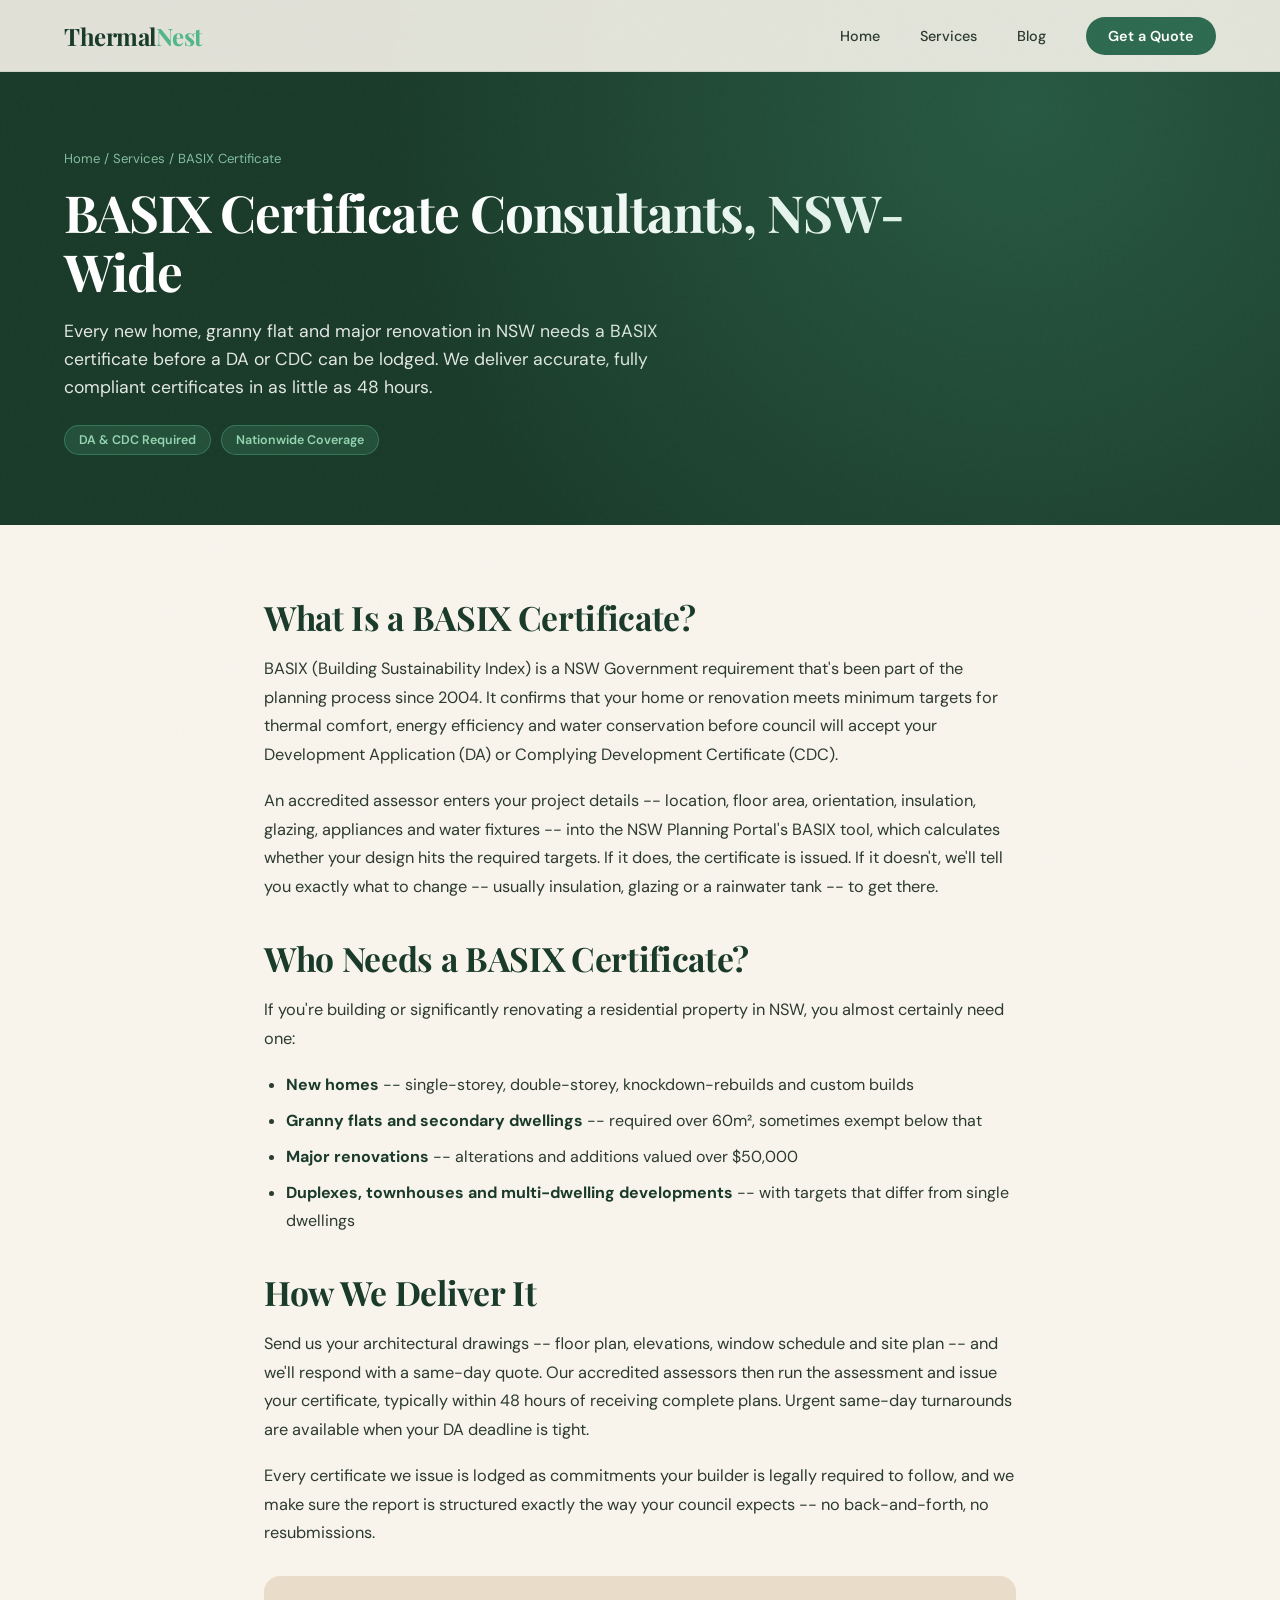
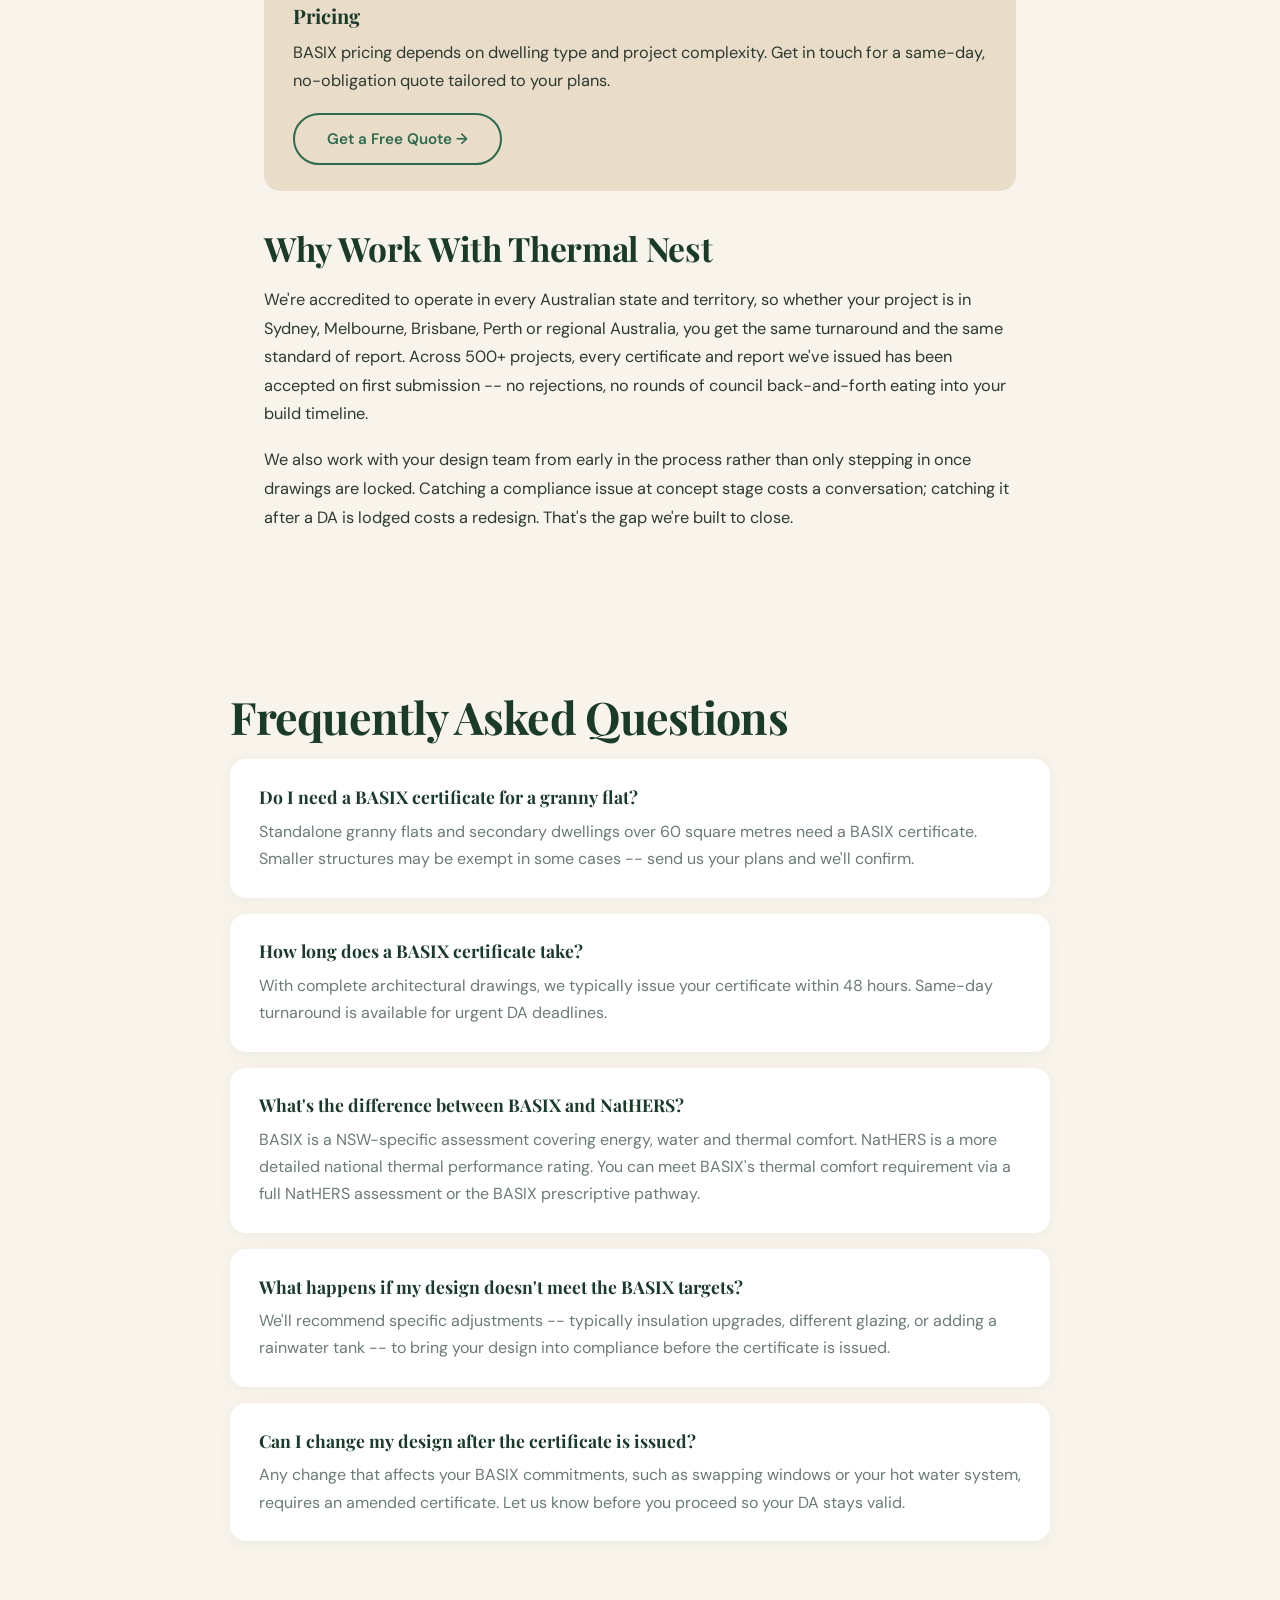
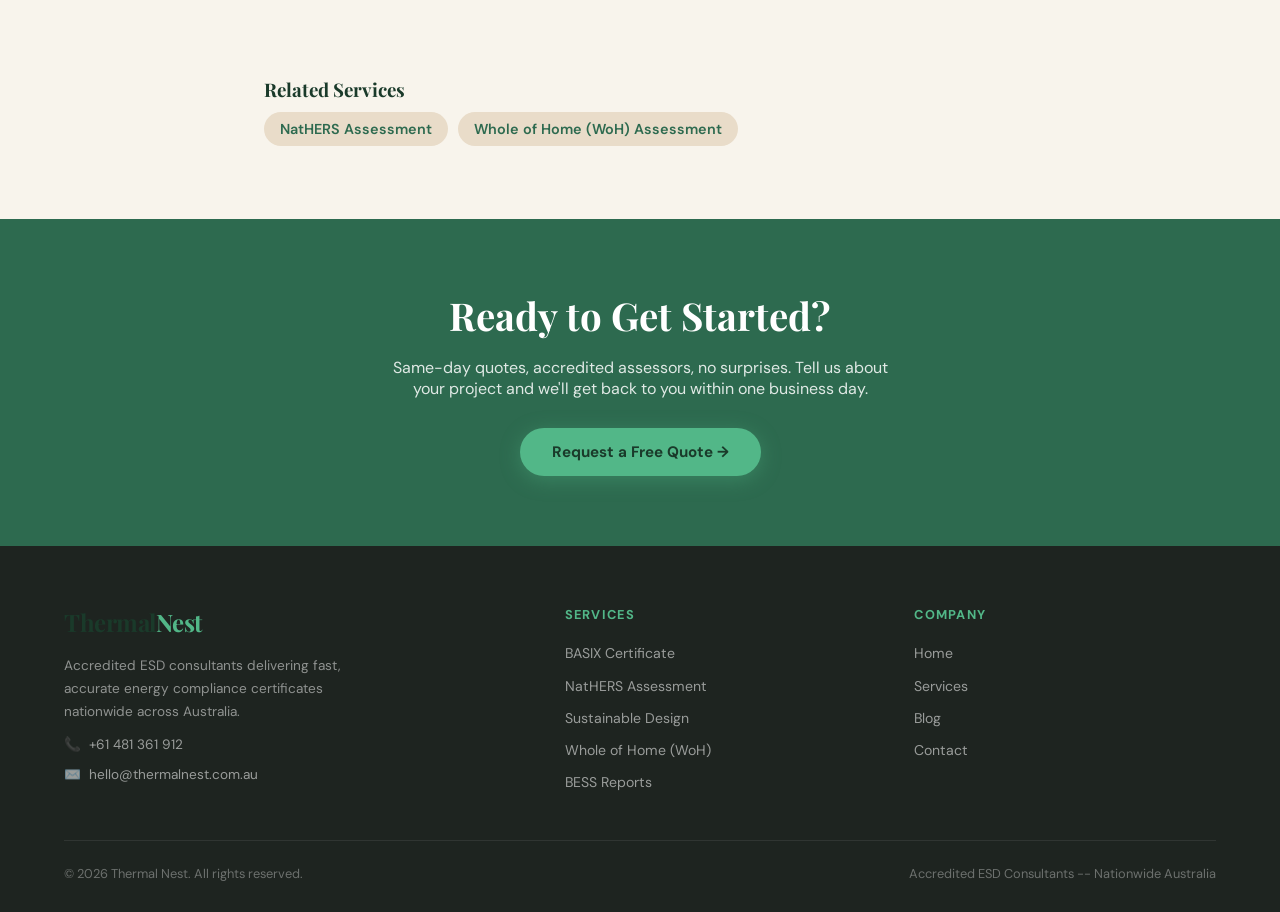
<file: services/basix-certificate.html>
<!DOCTYPE html>
<html lang="en">
<head>
  <meta charset="UTF-8" />
  <meta name="viewport" content="width=device-width, initial-scale=1.0" />
  <title>BASIX Certificate Consultant | Thermal Nest</title>
  <meta name="description" content="Accredited BASIX certificates for NSW new builds, renovations and duplexes. 48-hour turnaround, same-day quotes, 100% approval rate." />
  <link rel="canonical" href="https://thermalnest.com.au/services/basix-certificate.html" />

  <!-- Open Graph -->
  <meta property="og:title" content="BASIX Certificate Consultant | Thermal Nest" />
  <meta property="og:description" content="Accredited BASIX certificates for NSW new builds, renovations and duplexes. 48-hour turnaround, same-day quotes, 100% approval rate." />
  <meta property="og:url" content="https://thermalnest.com.au/services/basix-certificate.html" />
  <meta property="og:type" content="website" />
  <meta property="og:image" content="https://thermalnest.com.au/office-lady.png" />

  <!-- Twitter Card -->
  <meta name="twitter:card" content="summary_large_image" />
  <meta name="twitter:title" content="BASIX Certificate Consultant | Thermal Nest" />
  <meta name="twitter:description" content="Accredited BASIX certificates for NSW new builds, renovations and duplexes. 48-hour turnaround, same-day quotes, 100% approval rate." />

  <!-- Favicon -->
  <link rel="icon" type="image/svg+xml" href="/favicon.svg" />

  <!-- Schema: Service -->
  <script type="application/ld+json">
  {
    "@context": "https://schema.org",
    "@type": "Service",
    "serviceType": "BASIX Certificate",
    "provider": {
      "@type": "ProfessionalService",
      "name": "Thermal Nest",
      "url": "https://thermalnest.com.au"
    },
    "areaServed": { "@type": "Country", "name": "Australia" },
    "description": "Accredited BASIX certificate assessments for new homes, renovations and multi-dwelling developments across NSW."
  }
  </script>

  <!-- Schema: FAQPage -->
  <script type="application/ld+json">
  {
    "@context": "https://schema.org",
    "@type": "FAQPage",
    "mainEntity": [
      {
        "@type": "Question",
        "name": "Do I need a BASIX certificate for a granny flat?",
        "acceptedAnswer": { "@type": "Answer", "text": "Standalone granny flats and secondary dwellings over 60 square metres need a BASIX certificate. Smaller structures may be exempt in some cases -- send us your plans and we'll confirm." }
      },
      {
        "@type": "Question",
        "name": "How long does a BASIX certificate take?",
        "acceptedAnswer": { "@type": "Answer", "text": "With complete architectural drawings, we typically issue your certificate within 48 hours. Same-day turnaround is available for urgent DA deadlines." }
      },
      {
        "@type": "Question",
        "name": "What's the difference between BASIX and NatHERS?",
        "acceptedAnswer": { "@type": "Answer", "text": "BASIX is a NSW-specific assessment covering energy, water and thermal comfort. NatHERS is a more detailed national thermal performance rating. You can meet BASIX's thermal comfort requirement via a full NatHERS assessment or the BASIX prescriptive pathway." }
      },
      {
        "@type": "Question",
        "name": "What happens if my design doesn't meet the BASIX targets?",
        "acceptedAnswer": { "@type": "Answer", "text": "We'll recommend specific adjustments -- typically insulation upgrades, different glazing, or adding a rainwater tank -- to bring your design into compliance before the certificate is issued." }
      },
      {
        "@type": "Question",
        "name": "Can I change my design after the certificate is issued?",
        "acceptedAnswer": { "@type": "Answer", "text": "Any change that affects your BASIX commitments, such as swapping windows or your hot water system, requires an amended certificate. Let us know before you proceed so your DA stays valid." }
      }
    ]
  }
  </script>

  <link rel="preconnect" href="https://fonts.googleapis.com">
  <link rel="preconnect" href="https://fonts.gstatic.com" crossorigin>
  <link href="https://fonts.googleapis.com/css2?family=Playfair+Display:wght@400;600;700&family=DM+Sans:wght@300;400;500;600&display=swap" rel="stylesheet">
  <style>
    *, *::before, *::after { box-sizing: border-box; margin: 0; padding: 0; }
    :root {
      --forest: #1a3a2a; --leaf: #2d6a4f; --sage: #52b788; --mint: #95d5b2;
      --cream: #f8f4ec; --sand: #e9dcc9; --charcoal: #1e2420;
      --white: #ffffff; --text: #2c3a30; --muted: #6b7c72;
      --font-display: 'Playfair Display', Georgia, serif;
      --font-body: 'DM Sans', sans-serif;
      --radius: 16px;
      --transition: all 0.4s cubic-bezier(0.25, 0.46, 0.45, 0.94);
    }
    html { scroll-behavior: smooth; }
    body { font-family: var(--font-body); color: var(--text); background: var(--cream); overflow-x: hidden; }
    body::before {
      content: ''; position: fixed; inset: 0;
      background-image: url("data:image/svg+xml,%3Csvg viewBox='0 0 256 256' xmlns='http://www.w3.org/2000/svg'%3E%3Cfilter id='noise'%3E%3CfeTurbulence type='fractalNoise' baseFrequency='0.9' numOctaves='4' stitchTiles='stitch'/%3E%3C/filter%3E%3Crect width='100%25' height='100%25' filter='url(%23noise)' opacity='0.04'/%3E%3C/svg%3E");
      pointer-events: none; z-index: 9999; opacity: 0.4;
    }

    /* NAV */
    nav {
      position: fixed; top: 0; left: 0; right: 0; z-index: 1000;
      padding: 0 5%; height: 72px; display: flex; align-items: center; justify-content: space-between;
      background: rgba(248,244,236,0.9); backdrop-filter: blur(16px);
      border-bottom: 1px solid rgba(45,106,79,0.12); transition: var(--transition);
    }
    nav.scrolled { background: rgba(248,244,236,0.97); box-shadow: 0 4px 30px rgba(26,58,42,0.08); }
    .nav-logo { font-family: var(--font-display); font-size: 1.5rem; font-weight: 700; color: var(--forest); text-decoration: none; letter-spacing: -0.02em; }
    .nav-logo span { color: var(--sage); }
    .nav-links { display: flex; gap: 2.5rem; list-style: none; }
    .nav-links a { text-decoration: none; color: var(--text); font-size: 0.9rem; font-weight: 500; position: relative; transition: color 0.3s; }
    .nav-links a::after { content: ''; position: absolute; bottom: -4px; left: 0; width: 0; height: 2px; background: var(--sage); transition: width 0.3s; border-radius: 2px; }
    .nav-links a:hover { color: var(--leaf); }
    .nav-links a:hover::after { width: 100%; }
    .nav-cta { background: var(--leaf); color: var(--white) !important; padding: 10px 22px; border-radius: 100px; font-weight: 600 !important; }
    .nav-cta:hover { background: var(--forest) !important; transform: translateY(-1px); }
    .nav-cta::after { display: none !important; }
    .hamburger { display: none; flex-direction: column; gap: 5px; cursor: pointer; background: none; border: none; padding: 4px; }
    .hamburger span { display: block; width: 24px; height: 2px; background: var(--forest); border-radius: 2px; }

    .page { display: none; }
    .page.active { display: block; }

    /* HERO – full bleed photo */
    .hero { min-height: 100vh; position: relative; display: flex; align-items: center; overflow: hidden; }
    .hero-photo {
      position: absolute; inset: 0;
      background: url('https://images.unsplash.com/photo-1618221195710-dd6b41faaea6?w=1800&q=80') center/cover no-repeat;
    }
    .hero-photo::after {
      content: ''; position: absolute; inset: 0;
      background: linear-gradient(100deg, rgba(15,32,20,0.85) 0%, rgba(26,58,42,0.70) 45%, rgba(26,58,42,0.2) 100%);
    }
    .hero-content { position: relative; z-index: 1; padding: 140px 5% 80px; max-width: 680px; }
    .hero-badge {
      display: inline-flex; align-items: center; gap: 8px;
      background: rgba(82,183,136,0.18); border: 1px solid rgba(82,183,136,0.4);
      color: var(--mint); font-size: 0.78rem; font-weight: 600; letter-spacing: 0.1em; text-transform: uppercase;
      padding: 8px 16px; border-radius: 100px; margin-bottom: 1.8rem;
      opacity: 0; animation: fadeUp 0.6s ease forwards 0.2s;
    }
    .hero-badge::before { content: ''; width: 8px; height: 8px; background: var(--sage); border-radius: 50%; animation: pulse 2s ease infinite; }
    @keyframes pulse { 0%,100%{opacity:1;transform:scale(1)} 50%{opacity:.6;transform:scale(1.3)} }
    .hero h1 {
      font-family: var(--font-display); font-size: clamp(2.6rem, 5.5vw, 4.2rem);
      font-weight: 700; line-height: 1.12; color: var(--white); letter-spacing: -0.03em; margin-bottom: 1.5rem;
      opacity: 0; animation: fadeUp 0.7s ease forwards 0.4s;
    }
    .hero h1 em { font-style: normal; color: var(--mint); position: relative; }
    .hero h1 em::after {
      content: ''; position: absolute; bottom: 2px; left: 0; right: 0; height: 3px;
      background: linear-gradient(90deg, var(--sage), var(--mint)); border-radius: 2px;
      transform: scaleX(0); transform-origin: left; animation: lineReveal 0.6s ease forwards 1.2s;
    }
    @keyframes lineReveal { to { transform: scaleX(1); } }
    .hero p { font-size: 1.1rem; line-height: 1.75; color: rgba(255,255,255,0.78); max-width: 500px; margin-bottom: 2.5rem; opacity: 0; animation: fadeUp 0.7s ease forwards 0.6s; }
    .hero-actions { display: flex; gap: 1rem; flex-wrap: wrap; opacity: 0; animation: fadeUp 0.7s ease forwards 0.8s; }
    .hero-scroll { position: absolute; bottom: 2rem; left: 50%; transform: translateX(-50%); z-index: 1; display: flex; flex-direction: column; align-items: center; gap: 6px; color: rgba(255,255,255,0.5); font-size: 0.72rem; letter-spacing: 0.1em; text-transform: uppercase; opacity: 0; animation: fadeIn 1s ease forwards 1.5s; }
    .hero-scroll-line { width: 1px; height: 40px; background: linear-gradient(to bottom, rgba(255,255,255,0.4), transparent); animation: scrollPulse 2s ease infinite; }
    @keyframes scrollPulse { 0%,100%{opacity:.4} 50%{opacity:1} }

    /* BUTTONS */
    .btn-primary { background: var(--sage); color: var(--forest); border: none; padding: 14px 32px; border-radius: 100px; font-family: var(--font-body); font-size: 0.95rem; font-weight: 700; cursor: pointer; text-decoration: none; display: inline-flex; align-items: center; gap: 8px; transition: var(--transition); box-shadow: 0 4px 20px rgba(82,183,136,0.35); }
    .btn-primary:hover { background: var(--mint); transform: translateY(-2px); }
    .btn-secondary { background: transparent; color: var(--white); border: 2px solid rgba(255,255,255,0.5); padding: 14px 32px; border-radius: 100px; font-family: var(--font-body); font-size: 0.95rem; font-weight: 600; cursor: pointer; text-decoration: none; display: inline-flex; align-items: center; gap: 8px; transition: var(--transition); }
    .btn-secondary:hover { border-color: var(--white); background: rgba(255,255,255,0.1); transform: translateY(-2px); }
    .btn-dark { background: var(--leaf); color: var(--white); border: none; padding: 14px 32px; border-radius: 100px; font-family: var(--font-body); font-size: 0.95rem; font-weight: 600; cursor: pointer; text-decoration: none; display: inline-flex; align-items: center; gap: 8px; transition: var(--transition); box-shadow: 0 4px 20px rgba(45,106,79,0.25); }
    .btn-dark:hover { background: var(--forest); transform: translateY(-2px); }
    .btn-outline-dark { background: transparent; color: var(--leaf); border: 2px solid var(--leaf); padding: 14px 32px; border-radius: 100px; font-family: var(--font-body); font-size: 0.95rem; font-weight: 600; cursor: pointer; text-decoration: none; display: inline-flex; align-items: center; gap: 8px; transition: var(--transition); }
    .btn-outline-dark:hover { background: var(--leaf); color: var(--white); transform: translateY(-2px); }

    /* SECTIONS */
    section { padding: 80px 5%; }
    .section-label { display: inline-block; font-size: 0.75rem; font-weight: 700; letter-spacing: 0.12em; text-transform: uppercase; color: var(--sage); margin-bottom: 1rem; }
    .section-title { font-family: var(--font-display); font-size: clamp(1.8rem, 3.5vw, 2.8rem); font-weight: 700; color: var(--forest); line-height: 1.2; letter-spacing: -0.02em; margin-bottom: 1rem; }
    .section-sub { font-size: 1rem; color: var(--muted); line-height: 1.7; max-width: 560px; }

    /* WHO WE ARE */
    .who-section { padding: 80px 5%; display: grid; grid-template-columns: 1fr 1fr; gap: 5rem; align-items: center; background: var(--white); }
    .who-content p { font-size: 1rem; color: var(--muted); line-height: 1.8; margin-bottom: 1.1rem; }
    .who-pills { display: flex; flex-wrap: wrap; gap: 10px; margin-top: 1.8rem; }
    .who-pill { background: rgba(82,183,136,0.1); color: var(--leaf); border: 1px solid rgba(82,183,136,0.25); font-size: 0.82rem; font-weight: 600; padding: 6px 16px; border-radius: 100px; }
    .who-photo { position: relative; border-radius: 24px; overflow: hidden; height: 460px; box-shadow: 0 24px 60px rgba(26,58,42,0.15); }
    .who-photo img { width: 100%; height: 100%; object-fit: cover; display: block; }
    .who-photo-badge { position: absolute; bottom: 24px; left: 24px; background: var(--white); border-radius: 14px; padding: 14px 20px; box-shadow: 0 8px 24px rgba(26,58,42,0.15); display: flex; align-items: center; gap: 12px; }
    .who-photo-badge-icon { width: 40px; height: 40px; background: rgba(82,183,136,0.15); border-radius: 10px; display: flex; align-items: center; justify-content: center; font-size: 1.1rem; }
    .who-photo-badge strong { display: block; font-size: 0.88rem; color: var(--forest); }
    .who-photo-badge span { font-size: 0.75rem; color: var(--muted); }

    /* HOW IT WORKS */
    .steps-grid { display: grid; grid-template-columns: repeat(3,1fr); gap: 2rem; margin-top: 3rem; }
    .step-card { background: var(--white); border-radius: var(--radius); padding: 2.5rem 2rem; border: 1px solid rgba(82,183,136,0.15); transition: var(--transition); position: relative; overflow: hidden; }
    .step-card:hover { transform: translateY(-6px); box-shadow: 0 20px 40px rgba(26,58,42,0.1); }
    .step-num { font-family: var(--font-display); font-size: 4rem; font-weight: 700; color: rgba(82,183,136,0.15); line-height: 1; margin-bottom: 1rem; }
    .step-card h3 { font-family: var(--font-display); font-size: 1.2rem; color: var(--forest); margin-bottom: 0.75rem; }
    .step-card p { font-size: 0.9rem; color: var(--muted); line-height: 1.7; }

    /* WHY CHOOSE US */
    .why-section { background: var(--forest); padding: 80px 5%; }
    .why-section .section-label { color: var(--mint); }
    .why-section .section-title { color: var(--white); }
    .why-section .section-sub { color: rgba(255,255,255,0.65); }
    .why-grid { display: grid; grid-template-columns: repeat(3,1fr); gap: 1.5rem; margin-top: 3rem; }
    .why-card { background: rgba(255,255,255,0.06); border: 1px solid rgba(255,255,255,0.1); border-radius: 20px; padding: 2rem 1.8rem; transition: var(--transition); }
    .why-card:hover { background: rgba(82,183,136,0.1); border-color: rgba(82,183,136,0.3); transform: translateY(-4px); }
    .why-icon { font-size: 2rem; margin-bottom: 1.2rem; }
    .why-card h3 { font-family: var(--font-display); font-size: 1.1rem; color: var(--white); margin-bottom: 0.6rem; }
    .why-card p { font-size: 0.88rem; color: rgba(255,255,255,0.6); line-height: 1.7; }

    /* BLOG CAROUSEL */
    .blog-carousel-section { padding: 80px 5%; background: var(--cream); }
    .carousel-header { display: flex; justify-content: space-between; align-items: flex-end; flex-wrap: wrap; gap: 1rem; margin-bottom: 3rem; }
    .carousel-track-wrap { overflow: hidden; position: relative; }
    .carousel-track-wrap::before, .carousel-track-wrap::after { content: ''; position: absolute; top: 0; bottom: 0; width: 80px; z-index: 2; pointer-events: none; }
    .carousel-track-wrap::before { left: 0; background: linear-gradient(to right, var(--cream), transparent); }
    .carousel-track-wrap::after { right: 0; background: linear-gradient(to left, var(--cream), transparent); }
    .carousel-track { display: flex; gap: 1.5rem; animation: scrollCarousel 24s linear infinite; width: max-content; }
    .carousel-track:hover { animation-play-state: paused; }
    @keyframes scrollCarousel { 0%{transform:translateX(0)} 100%{transform:translateX(-50%)} }
    .carousel-card { width: 300px; flex-shrink: 0; background: var(--white); border-radius: 20px; overflow: hidden; border: 1px solid rgba(82,183,136,0.12); transition: var(--transition); cursor: pointer; }
    .carousel-card:hover { transform: translateY(-6px); box-shadow: 0 16px 48px rgba(26,58,42,0.12); }
    .carousel-thumb { height: 150px; background: linear-gradient(135deg, var(--forest), var(--leaf)); display: flex; align-items: center; justify-content: center; font-size: 2.5rem; position: relative; overflow: hidden; }
    .carousel-thumb-2 { background: linear-gradient(135deg, #2d5016, var(--leaf)); }
    .carousel-thumb-3 { background: linear-gradient(135deg, var(--leaf), #1a4a6a); }
    .carousel-thumb-4 { background: linear-gradient(135deg, #1a3a2a, #2d5a3a); }
    .carousel-thumb-5 { background: linear-gradient(135deg, #2d4a1a, var(--leaf)); }
    .carousel-body { padding: 1.3rem; }
    .carousel-meta { display: flex; align-items: center; gap: 8px; margin-bottom: 0.6rem; }
    .carousel-cat { font-size: 0.7rem; font-weight: 700; letter-spacing: 0.08em; text-transform: uppercase; color: var(--sage); background: rgba(82,183,136,0.1); padding: 3px 10px; border-radius: 100px; }
    .carousel-date { font-size: 0.74rem; color: var(--muted); }
    .carousel-card h3 { font-family: var(--font-display); font-size: 0.98rem; color: var(--forest); line-height: 1.4; margin-bottom: 0.5rem; }
    .carousel-card p { font-size: 0.81rem; color: var(--muted); line-height: 1.6; }
    .carousel-read { display: inline-flex; align-items: center; gap: 5px; margin-top: 0.8rem; font-size: 0.8rem; font-weight: 600; color: var(--leaf); text-decoration: none; transition: gap 0.2s; }
    .carousel-read:hover { gap: 9px; }

    /* CTA */
    .cta-section { text-align: center; background: linear-gradient(160deg, rgba(82,183,136,0.08) 0%, transparent 80%); }

    /* SERVICES */
    .services-hero { padding: 140px 5% 60px; background: linear-gradient(160deg, var(--forest) 0%, var(--leaf) 100%); position: relative; overflow: hidden; }
    .services-hero::before { content:''; position:absolute; width:600px; height:600px; border-radius:50%; background:rgba(82,183,136,0.1); top:-200px; right:-200px; }
    .services-hero h1 { font-family:var(--font-display); font-size:clamp(2rem,4vw,3rem); color:var(--white); font-weight:700; letter-spacing:-0.02em; position:relative; }
    .services-hero p { color:rgba(255,255,255,0.75); font-size:1.05rem; margin-top:1rem; max-width:500px; line-height:1.7; position:relative; }
    .services-grid { display:grid; grid-template-columns:repeat(2,1fr); gap:1.5rem; margin-top:3rem; }
    .service-card { background:var(--white); border-radius:20px; padding:2.5rem; border:1px solid rgba(82,183,136,0.15); position:relative; overflow:hidden; transition:var(--transition); }
    .service-card:hover { transform:translateY(-4px); box-shadow:0 16px 48px rgba(26,58,42,0.12); border-color:rgba(82,183,136,0.35); }
    .service-card.featured { grid-column:span 2; background:linear-gradient(135deg,var(--forest) 0%,var(--leaf) 100%); }
    .service-icon { width:52px; height:52px; border-radius:14px; display:flex; align-items:center; justify-content:center; font-size:1.4rem; margin-bottom:1.5rem; background:rgba(82,183,136,0.12); }
    .service-card.featured .service-icon { background:rgba(255,255,255,0.15); }
    .service-card h3 { font-family:var(--font-display); font-size:1.25rem; color:var(--forest); margin-bottom:0.75rem; font-weight:600; }
    .service-card.featured h3 { color:var(--white); }
    .service-card p { font-size:0.9rem; color:var(--muted); line-height:1.7; }
    .service-card.featured p { color:rgba(255,255,255,0.8); }
    .service-tag { display:inline-block; margin-top:1.2rem; font-size:0.75rem; font-weight:600; letter-spacing:0.06em; text-transform:uppercase; color:var(--sage); background:rgba(82,183,136,0.1); padding:5px 12px; border-radius:100px; }
    .service-card.featured .service-tag { color:var(--mint); background:rgba(255,255,255,0.12); }
    .service-stripe { position:absolute; bottom:0; right:0; width:80px; height:80px; background:linear-gradient(135deg,transparent 50%,rgba(82,183,136,0.08) 50%); }

    /* BLOG PAGE */
    .blog-hero { padding:140px 5% 60px; background:var(--cream); }
    .blog-grid { display:grid; grid-template-columns:repeat(3,1fr); gap:1.5rem; margin-top:3rem; }
    .blog-card { background:var(--white); border-radius:20px; overflow:hidden; border:1px solid rgba(82,183,136,0.1); transition:var(--transition); }
    .blog-card:hover { transform:translateY(-4px); box-shadow:0 16px 48px rgba(26,58,42,0.1); }
    .blog-thumb { height:180px; background:linear-gradient(135deg,var(--forest),var(--leaf)); display:flex; align-items:center; justify-content:center; font-size:3rem; position:relative; overflow:hidden; }
    .blog-thumb::after { content:''; position:absolute; inset:0; background:linear-gradient(0deg,rgba(26,58,42,0.4) 0%,transparent 60%); }
    .blog-thumb-2 { background:linear-gradient(135deg,#2d5016,var(--leaf)); }
    .blog-thumb-3 { background:linear-gradient(135deg,var(--leaf),#1a4a6a); }
    .blog-body { padding:1.5rem; }
    .blog-meta { display:flex; align-items:center; gap:8px; margin-bottom:0.75rem; }
    .blog-cat { font-size:0.72rem; font-weight:700; letter-spacing:0.08em; text-transform:uppercase; color:var(--sage); background:rgba(82,183,136,0.1); padding:3px 10px; border-radius:100px; }
    .blog-date { font-size:0.78rem; color:var(--muted); }
    .blog-card h3 { font-family:var(--font-display); font-size:1.05rem; color:var(--forest); line-height:1.4; margin-bottom:0.6rem; }
    .blog-card p { font-size:0.85rem; color:var(--muted); line-height:1.65; }
    .blog-read { display:inline-flex; align-items:center; gap:6px; margin-top:1rem; font-size:0.82rem; font-weight:600; color:var(--leaf); text-decoration:none; transition:gap 0.2s; }
    .blog-read:hover { gap:10px; }

    /* CONTACT */
    .contact-layout { padding:140px 5% 80px; display:grid; grid-template-columns:1fr 1.2fr; gap:5rem; align-items:start; }
    .contact-info h1 { font-family:var(--font-display); font-size:clamp(2rem,4vw,3rem); color:var(--forest); font-weight:700; letter-spacing:-0.02em; margin-bottom:1rem; }
    .contact-info p { font-size:1rem; color:var(--muted); line-height:1.75; margin-bottom:2.5rem; }
    .contact-items { display:flex; flex-direction:column; gap:1.2rem; }
    .contact-item { display:flex; align-items:center; gap:1rem; padding:1.2rem 1.5rem; background:var(--white); border-radius:14px; border:1px solid rgba(82,183,136,0.12); }
    .contact-item-icon { width:44px; height:44px; background:rgba(82,183,136,0.12); border-radius:12px; display:flex; align-items:center; justify-content:center; font-size:1.1rem; flex-shrink:0; }
    .contact-item-text strong { display:block; font-size:0.82rem; font-weight:700; text-transform:uppercase; letter-spacing:0.08em; color:var(--muted); margin-bottom:2px; }
    .contact-item-text span { font-size:0.95rem; color:var(--text); font-weight:500; }
    .contact-form { background:var(--white); border-radius:24px; padding:3rem; box-shadow:0 20px 60px rgba(26,58,42,0.08); border:1px solid rgba(82,183,136,0.12); }
    .contact-form h2 { font-family:var(--font-display); font-size:1.6rem; color:var(--forest); margin-bottom:2rem; font-weight:700; }
    .form-row { display:grid; grid-template-columns:1fr 1fr; gap:1rem; }
    .form-group { display:flex; flex-direction:column; gap:6px; margin-bottom:1.2rem; }
    .form-group label { font-size:0.82rem; font-weight:600; color:var(--text); }
    .form-group input, .form-group select, .form-group textarea { font-family:var(--font-body); font-size:0.92rem; color:var(--text); background:var(--cream); border:1.5px solid rgba(82,183,136,0.2); border-radius:10px; padding:12px 16px; transition:border-color 0.3s, box-shadow 0.3s; outline:none; width:100%; }
    .form-group input:focus, .form-group select:focus, .form-group textarea:focus { border-color:var(--sage); box-shadow:0 0 0 3px rgba(82,183,136,0.1); background:var(--white); }
    .form-group textarea { resize:vertical; min-height:120px; }
    .form-submit { width:100%; background:var(--leaf); color:var(--white); border:none; padding:15px; border-radius:12px; font-family:var(--font-body); font-size:1rem; font-weight:600; cursor:pointer; transition:var(--transition); box-shadow:0 4px 20px rgba(45,106,79,0.25); margin-top:0.5rem; }
    .form-submit:hover { background:var(--forest); transform:translateY(-2px); }
    .form-success { display:none; text-align:center; padding:3rem 2rem; }
    .form-success .check { width:64px; height:64px; background:rgba(82,183,136,0.15); border-radius:50%; display:flex; align-items:center; justify-content:center; margin:0 auto 1.5rem; font-size:1.8rem; }
    .form-success h3 { font-family:var(--font-display); font-size:1.4rem; color:var(--forest); margin-bottom:0.5rem; }
    .form-success p { color:var(--muted); font-size:0.9rem; }

    /* FOOTER */
    footer { background:var(--charcoal); padding:60px 5% 30px; }
    .footer-top { display:grid; grid-template-columns:1.5fr 1fr 1fr; gap:3rem; padding-bottom:3rem; border-bottom:1px solid rgba(255,255,255,0.08); }
    .footer-brand p { color:rgba(255,255,255,0.5); font-size:0.85rem; line-height:1.7; margin-top:1rem; max-width:280px; }
    .footer-contact-line { display:flex; align-items:center; gap:8px; margin-top:0.8rem; font-size:0.85rem; color:rgba(255,255,255,0.55); text-decoration:none; transition:color 0.3s; }
    .footer-contact-line:hover { color:var(--mint); }
    .footer-col h4 { font-size:0.8rem; font-weight:700; letter-spacing:0.1em; text-transform:uppercase; color:var(--sage); margin-bottom:1.2rem; }
    .footer-col ul { list-style:none; display:flex; flex-direction:column; gap:0.7rem; }
    .footer-col ul li a { color:rgba(255,255,255,0.55); text-decoration:none; font-size:0.88rem; transition:color 0.3s; }
    .footer-col ul li a:hover { color:var(--mint); }
    .footer-bottom { padding-top:1.5rem; display:flex; justify-content:space-between; align-items:center; }
    .footer-bottom p { color:rgba(255,255,255,0.35); font-size:0.8rem; }

    /* FILE UPLOAD */
    .file-upload-area {
      border: 2px dashed rgba(82,183,136,0.35); border-radius: 12px;
      padding: 1.5rem; text-align: center; cursor: pointer;
      background: rgba(82,183,136,0.04); transition: var(--transition);
    }
    .file-upload-area:hover { border-color: var(--sage); background: rgba(82,183,136,0.08); }
    .file-upload-area.dragover { border-color: var(--leaf); background: rgba(82,183,136,0.12); }
    .file-upload-icon { font-size: 1.6rem; margin-bottom: 6px; }
    .file-upload-text { font-size: 0.88rem; font-weight: 600; color: var(--leaf); }
    .file-upload-sub { font-size: 0.76rem; color: var(--muted); margin-top: 3px; }

    /* ANIMATIONS */
    @keyframes fadeUp { from{opacity:0;transform:translateY(24px)} to{opacity:1;transform:translateY(0)} }
    @keyframes fadeIn { from{opacity:0} to{opacity:1} }
    .reveal { opacity:0; transform:translateY(30px); transition:opacity 0.7s ease, transform 0.7s ease; }
    .reveal.visible { opacity:1; transform:translateY(0); }

    /* RESPONSIVE */
    @media (max-width:900px) {
      .who-section { grid-template-columns:1fr; }
      .who-photo { height:300px; }
      .steps-grid, .why-grid { grid-template-columns:1fr; }
      .services-grid { grid-template-columns:1fr; }
      .service-card.featured { grid-column:span 1; }
      .blog-grid { grid-template-columns:1fr; }
      .contact-layout { grid-template-columns:1fr; gap:2rem; padding-top:100px; }
      .form-row { grid-template-columns:1fr; }
      .footer-top { grid-template-columns:1fr; gap:2rem; }
      .nav-links { display:none; }
      .hamburger { display:flex; }
      .carousel-header { flex-direction:column; align-items:flex-start; }
    }
    @media (max-width:600px) {
      .why-grid { grid-template-columns:1fr; }
    }

    /* --- Added for multi-page templates --- */
    .page-hero { background: var(--forest); padding: 150px 5% 70px; position: relative; overflow: hidden; }
    .page-hero::after { content:''; position:absolute; inset:0; background: radial-gradient(circle at 80% 20%, rgba(82,183,136,0.25), transparent 60%); }
    .page-hero-inner { position: relative; max-width: 900px; }
    .breadcrumb { font-size: 0.82rem; color: var(--mint); margin-bottom: 1rem; opacity:0.85; }
    .breadcrumb a { color: var(--mint); text-decoration: none; }
    .breadcrumb a:hover { text-decoration: underline; }
    .page-hero h1 { font-family: var(--font-display); color: var(--white); font-size: clamp(2rem, 4.5vw, 3.2rem); line-height: 1.15; letter-spacing: -0.02em; margin-bottom: 1rem; }
    .page-hero-lead { color: rgba(255,255,255,0.88); font-size: 1.1rem; max-width: 640px; line-height: 1.6; }
    .page-hero-badges { display:flex; gap:10px; flex-wrap:wrap; margin-top:1.5rem; }
    .page-hero-badges span { background: rgba(82,183,136,0.18); border:1px solid rgba(82,183,136,0.4); color: var(--mint); font-size:0.78rem; font-weight:600; padding:6px 14px; border-radius:100px; }

    .prose-section { padding: 70px 5%; max-width: 880px; margin: 0 auto; }
    .prose-section h2 { font-family: var(--font-display); color: var(--forest); font-size: clamp(1.5rem, 3vw, 2.1rem); margin: 2.2rem 0 1rem; letter-spacing: -0.01em; }
    .prose-section h2:first-child { margin-top: 0; }
    .prose-section h3 { font-family: var(--font-display); color: var(--forest); font-size: 1.25rem; margin: 1.6rem 0 0.6rem; }
    .prose-section p { color: var(--text); line-height: 1.75; margin-bottom: 1.1rem; font-size: 1.02rem; }
    .prose-section ul, .prose-section ol { color: var(--text); line-height: 1.75; margin: 0 0 1.2rem 1.4rem; }
    .prose-section li { margin-bottom: 0.5rem; }
    .prose-section strong { color: var(--forest); }

    .info-band { background: var(--sand); border-radius: var(--radius); padding: 1.6rem 1.8rem; margin: 1.8rem 0; }
    .info-band h3 { margin-top:0 !important; }

    .faq-section { background: var(--cream); padding: 70px 5%; }
    .faq-inner { max-width: 820px; margin: 0 auto; }
    .faq-item { background: var(--white); border-radius: var(--radius); padding: 1.6rem 1.8rem; margin-bottom: 1rem; box-shadow: 0 2px 14px rgba(26,58,42,0.05); }
    .faq-item h3 { font-family: var(--font-display); color: var(--forest); font-size: 1.1rem; margin-bottom: 0.6rem; }
    .faq-item p { color: var(--muted); line-height: 1.7; margin: 0; }

    .cta-band { background: var(--leaf); padding: 70px 5%; text-align: center; }
    .cta-band h2 { font-family: var(--font-display); color: var(--white); font-size: clamp(1.6rem, 3.5vw, 2.4rem); margin-bottom: 1rem; }
    .cta-band p { color: rgba(255,255,255,0.85); margin-bottom: 1.8rem; max-width: 520px; margin-left:auto; margin-right:auto; }

    .related-links { padding: 50px 5% 80px; max-width: 880px; margin: 0 auto; }
    .related-links h3 { font-family: var(--font-display); color: var(--forest); margin-bottom: 1rem; }
    .related-links ul { list-style:none; display:flex; flex-wrap:wrap; gap: 10px; }
    .related-links a { color: var(--leaf); text-decoration:none; font-weight:600; background: var(--sand); padding: 8px 16px; border-radius:100px; font-size:0.9rem; }
    .related-links a:hover { background: var(--mint); }

  </style>

</head>
<body>

<nav id="navbar">
  <a href="/index.html" class="nav-logo">Thermal<span>Nest</span></a>
  <ul class="nav-links">
    <li><a href="/index.html">Home</a></li>
    <li><a href="/services/index.html">Services</a></li>
    <li><a href="/blog/index.html">Blog</a></li>
    <li><a href="/contact.html" class="nav-cta">Get a Quote</a></li>
  </ul>
  <button class="hamburger" onclick="document.querySelector('.nav-links').classList.toggle('open')" aria-label="Menu">
    <span></span><span></span><span></span>
  </button>
</nav>

<main>
  <section class="page-hero">
    <div class="page-hero-inner">
      <p class="breadcrumb"><a href="/index.html">Home</a> / <a href="/services/index.html">Services</a> / BASIX Certificate</p>
      <h1>BASIX Certificate Consultants, NSW-Wide</h1>
      <p class="page-hero-lead">Every new home, granny flat and major renovation in NSW needs a BASIX certificate before a DA or CDC can be lodged. We deliver accurate, fully compliant certificates in as little as 48 hours.</p>
      <div class="page-hero-badges"><span>DA & CDC Required</span><span>Nationwide Coverage</span></div>
    </div>
  </section>

  <section class="prose-section">

      <h2>What Is a BASIX Certificate?</h2>
      <p>BASIX (Building Sustainability Index) is a NSW Government requirement that's been part of the planning process since 2004. It confirms that your home or renovation meets minimum targets for thermal comfort, energy efficiency and water conservation before council will accept your Development Application (DA) or Complying Development Certificate (CDC).</p>
      <p>An accredited assessor enters your project details -- location, floor area, orientation, insulation, glazing, appliances and water fixtures -- into the NSW Planning Portal's BASIX tool, which calculates whether your design hits the required targets. If it does, the certificate is issued. If it doesn't, we'll tell you exactly what to change -- usually insulation, glazing or a rainwater tank -- to get there.</p>

      <h2>Who Needs a BASIX Certificate?</h2>
      <p>If you're building or significantly renovating a residential property in NSW, you almost certainly need one:</p>
      <ul>
        <li><strong>New homes</strong> -- single-storey, double-storey, knockdown-rebuilds and custom builds</li>
        <li><strong>Granny flats and secondary dwellings</strong> -- required over 60m&sup2;, sometimes exempt below that</li>
        <li><strong>Major renovations</strong> -- alterations and additions valued over $50,000</li>
        <li><strong>Duplexes, townhouses and multi-dwelling developments</strong> -- with targets that differ from single dwellings</li>
      </ul>

      <h2>How We Deliver It</h2>
      <p>Send us your architectural drawings -- floor plan, elevations, window schedule and site plan -- and we'll respond with a same-day quote. Our accredited assessors then run the assessment and issue your certificate, typically within 48 hours of receiving complete plans. Urgent same-day turnarounds are available when your DA deadline is tight.</p>
      <p>Every certificate we issue is lodged as commitments your builder is legally required to follow, and we make sure the report is structured exactly the way your council expects -- no back-and-forth, no resubmissions.</p>

      <div class="info-band">
        <h3>Pricing</h3>
        <p>BASIX pricing depends on dwelling type and project complexity. Get in touch for a same-day, no-obligation quote tailored to your plans.</p>
        <a href="/contact.html" class="btn-outline-dark">Get a Free Quote &rarr;</a>
      </div>

      <h2>Why Work With Thermal Nest</h2>
      <p>We're accredited to operate in every Australian state and territory, so whether your project is in Sydney, Melbourne, Brisbane, Perth or regional Australia, you get the same turnaround and the same standard of report. Across 500+ projects, every certificate and report we've issued has been accepted on first submission -- no rejections, no rounds of council back-and-forth eating into your build timeline.</p>
      <p>We also work with your design team from early in the process rather than only stepping in once drawings are locked. Catching a compliance issue at concept stage costs a conversation; catching it after a DA is lodged costs a redesign. That's the gap we're built to close.</p>

  </section>

  <section class="faq-section">
    <div class="faq-inner">
      <h2 class="section-title">Frequently Asked Questions</h2>
      <div class="faq-item">
        <h3>Do I need a BASIX certificate for a granny flat?</h3>
        <p>Standalone granny flats and secondary dwellings over 60 square metres need a BASIX certificate. Smaller structures may be exempt in some cases -- send us your plans and we'll confirm.</p>
      </div>
      <div class="faq-item">
        <h3>How long does a BASIX certificate take?</h3>
        <p>With complete architectural drawings, we typically issue your certificate within 48 hours. Same-day turnaround is available for urgent DA deadlines.</p>
      </div>
      <div class="faq-item">
        <h3>What's the difference between BASIX and NatHERS?</h3>
        <p>BASIX is a NSW-specific assessment covering energy, water and thermal comfort. NatHERS is a more detailed national thermal performance rating. You can meet BASIX's thermal comfort requirement via a full NatHERS assessment or the BASIX prescriptive pathway.</p>
      </div>
      <div class="faq-item">
        <h3>What happens if my design doesn't meet the BASIX targets?</h3>
        <p>We'll recommend specific adjustments -- typically insulation upgrades, different glazing, or adding a rainwater tank -- to bring your design into compliance before the certificate is issued.</p>
      </div>
      <div class="faq-item">
        <h3>Can I change my design after the certificate is issued?</h3>
        <p>Any change that affects your BASIX commitments, such as swapping windows or your hot water system, requires an amended certificate. Let us know before you proceed so your DA stays valid.</p>
      </div>
    </div>
  </section>

  <section class="related-links">
    <h3>Related Services</h3>
    <ul>
      <li><a href="/services/nathers-assessment.html">NatHERS Assessment</a></li>
      <li><a href="/services/whole-of-home-assessment.html">Whole of Home (WoH) Assessment</a></li>
    </ul>
  </section>

  <section class="cta-band">
    <h2>Ready to Get Started?</h2>
    <p>Same-day quotes, accredited assessors, no surprises. Tell us about your project and we'll get back to you within one business day.</p>
    <a href="/contact.html" class="btn-primary">Request a Free Quote &rarr;</a>
  </section>
</main>

<footer>
  <div class="footer-top">
    <div class="footer-brand">
      <a href="/index.html" class="nav-logo">Thermal<span style="color:var(--sage)">Nest</span></a>
      <p>Accredited ESD consultants delivering fast, accurate energy compliance certificates nationwide across Australia.</p>
      <a href="tel:+61481361912" class="footer-contact-line">📞 &nbsp;+61 481 361 912</a>
      <a href="mailto:hello@thermalnest.com.au" class="footer-contact-line">✉️ &nbsp;hello@thermalnest.com.au</a>
    </div>
    <div class="footer-col">
      <h4>Services</h4>
      <ul>
        <li><a href="/services/basix-certificate.html">BASIX Certificate</a></li>
        <li><a href="/services/nathers-assessment.html">NatHERS Assessment</a></li>
        <li><a href="/services/sustainable-design-assessment.html">Sustainable Design</a></li>
        <li><a href="/services/whole-of-home-assessment.html">Whole of Home (WoH)</a></li>
        <li><a href="/services/bess-assessment.html">BESS Reports</a></li>
      </ul>
    </div>
    <div class="footer-col">
      <h4>Company</h4>
      <ul>
        <li><a href="/index.html">Home</a></li>
        <li><a href="/services/index.html">Services</a></li>
        <li><a href="/blog/index.html">Blog</a></li>
        <li><a href="/contact.html">Contact</a></li>
      </ul>
    </div>
  </div>
  <div class="footer-bottom">
    <p>© 2026 Thermal Nest. All rights reserved.</p>
    <p>Accredited ESD Consultants -- Nationwide Australia</p>
  </div>
</footer>

</body>
</html>
</file>
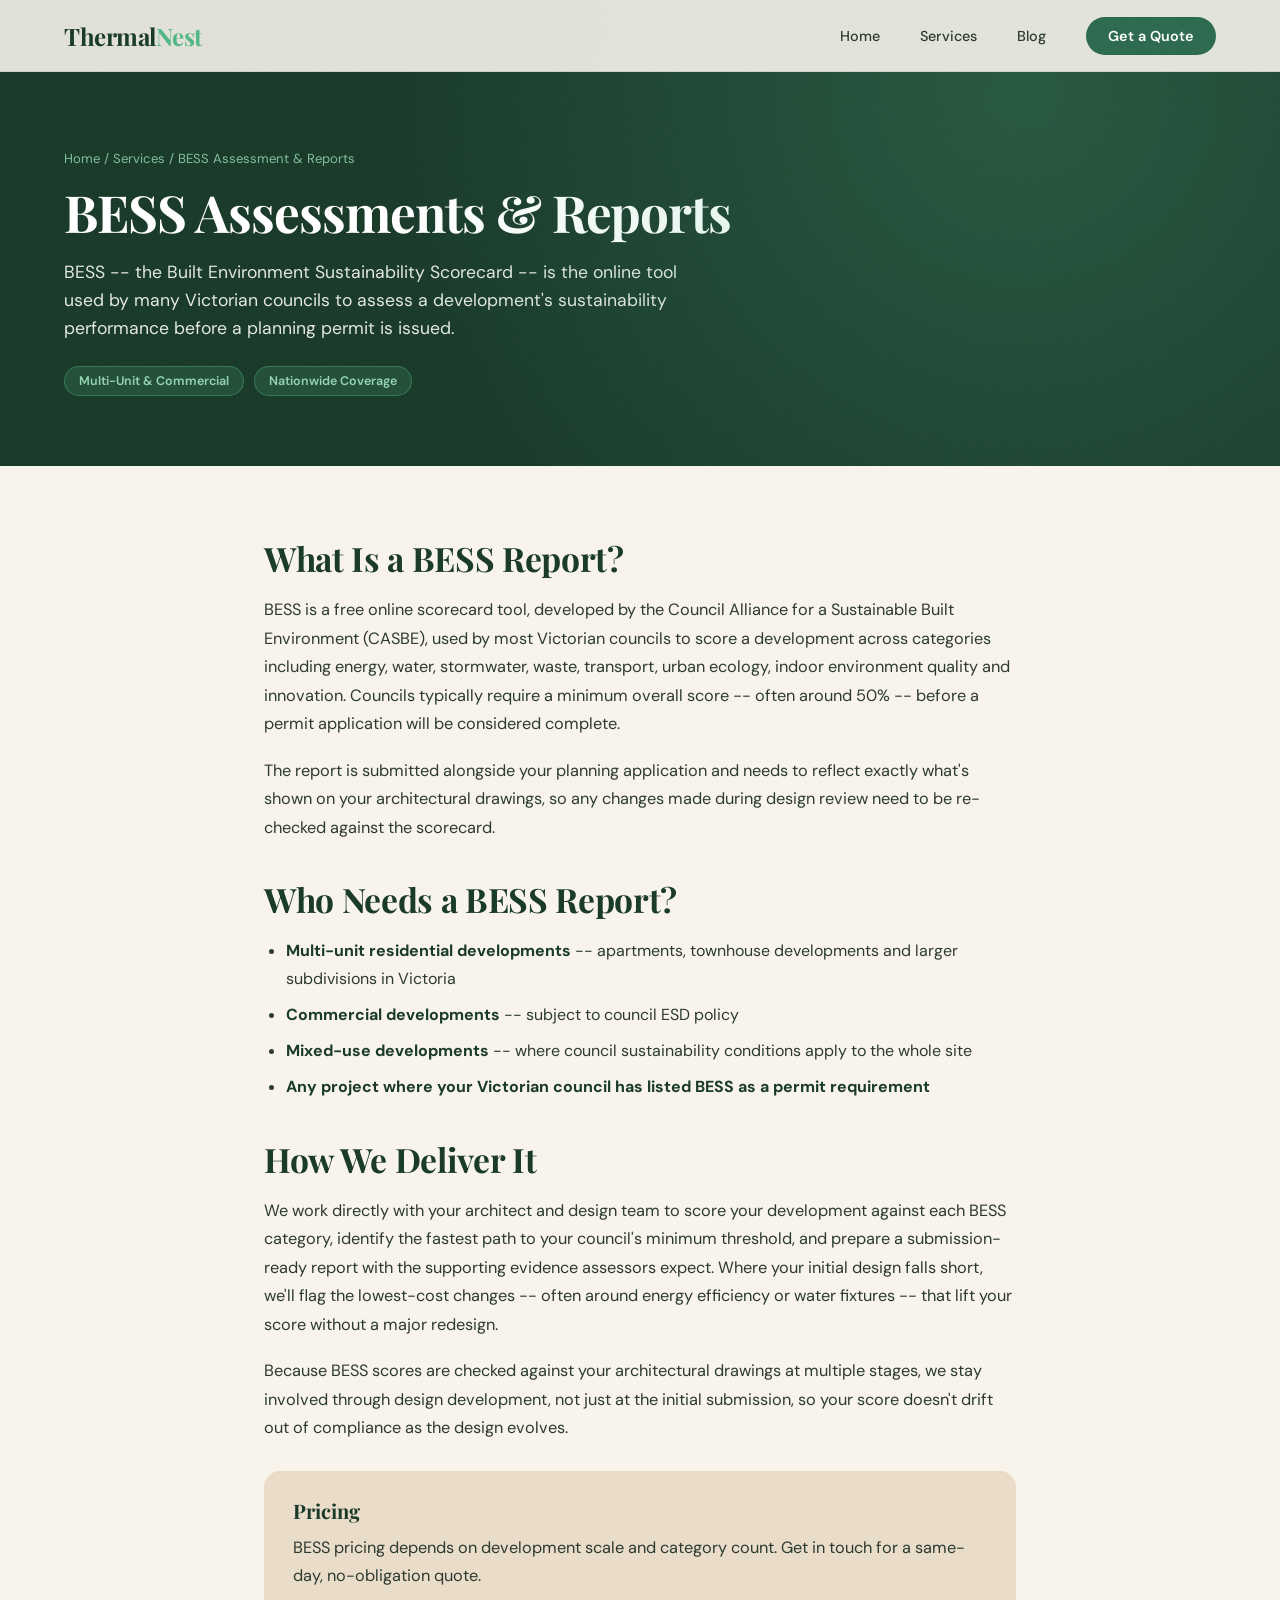
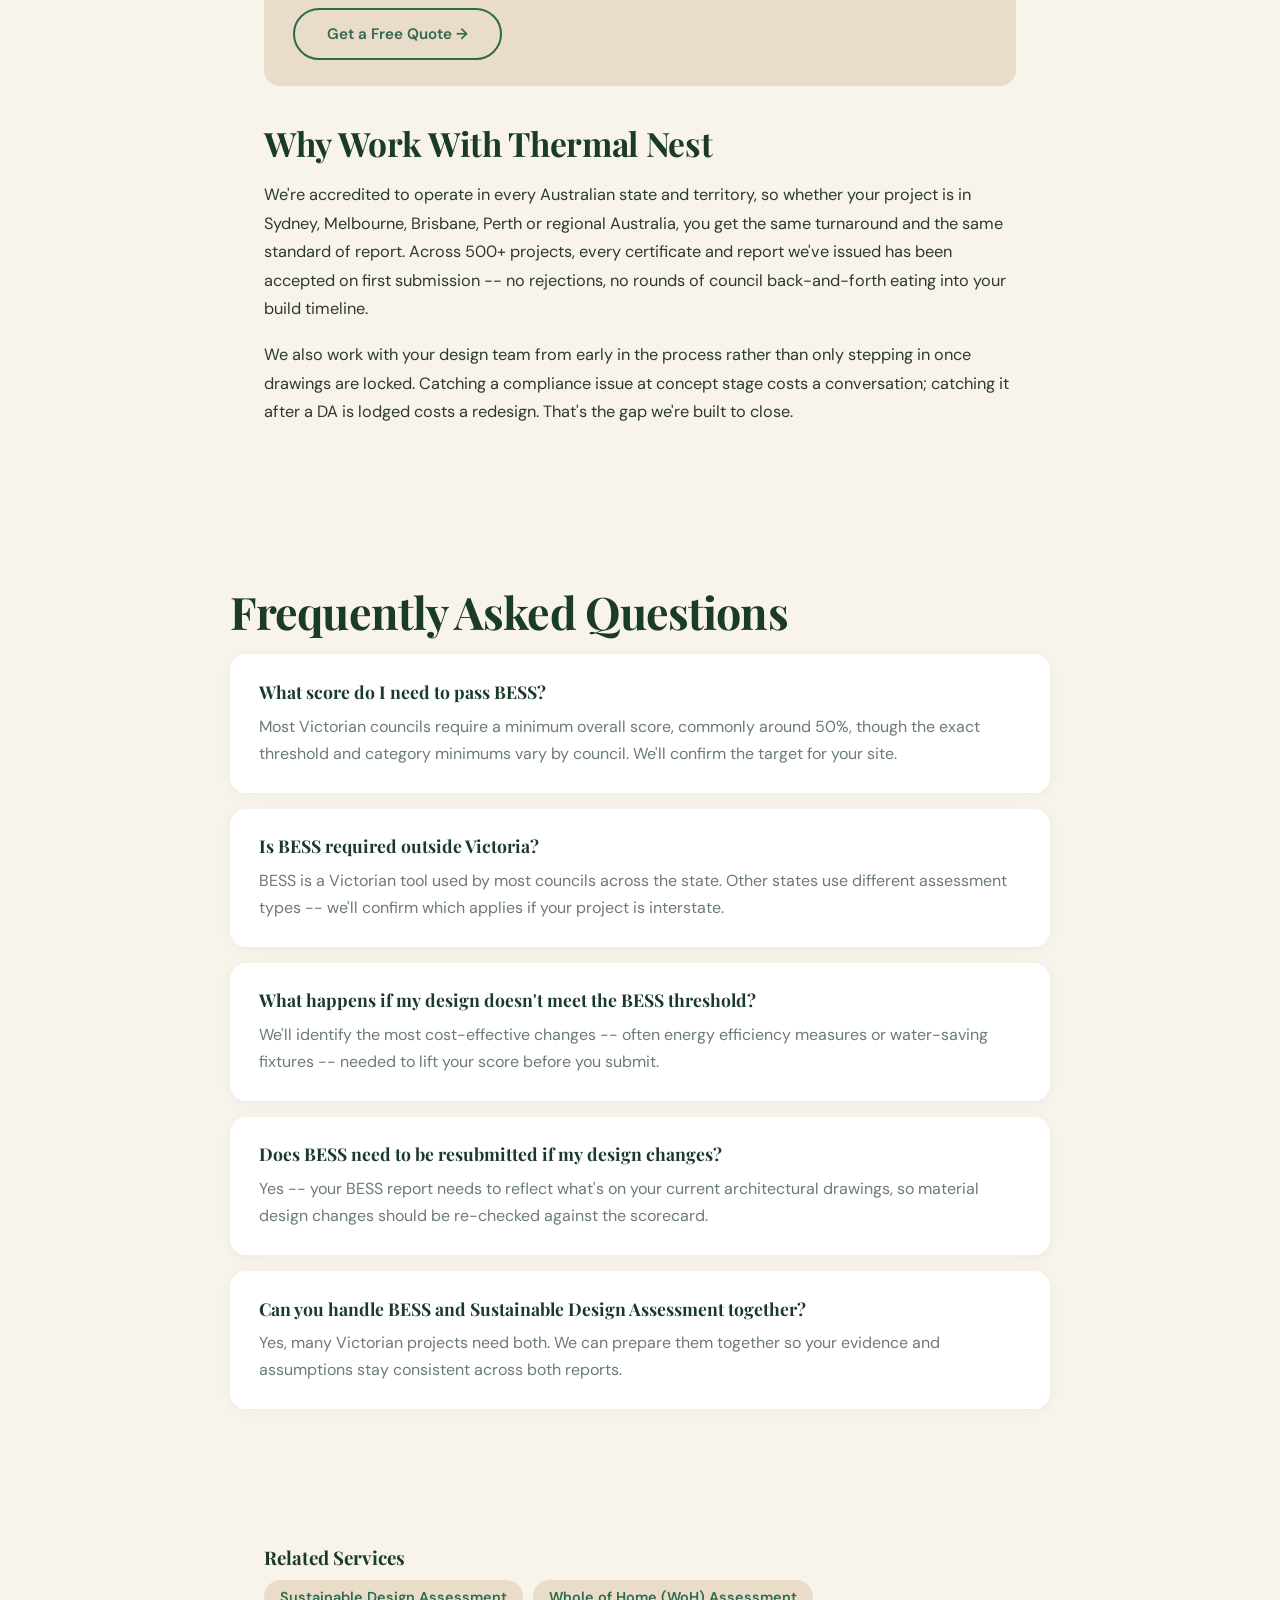
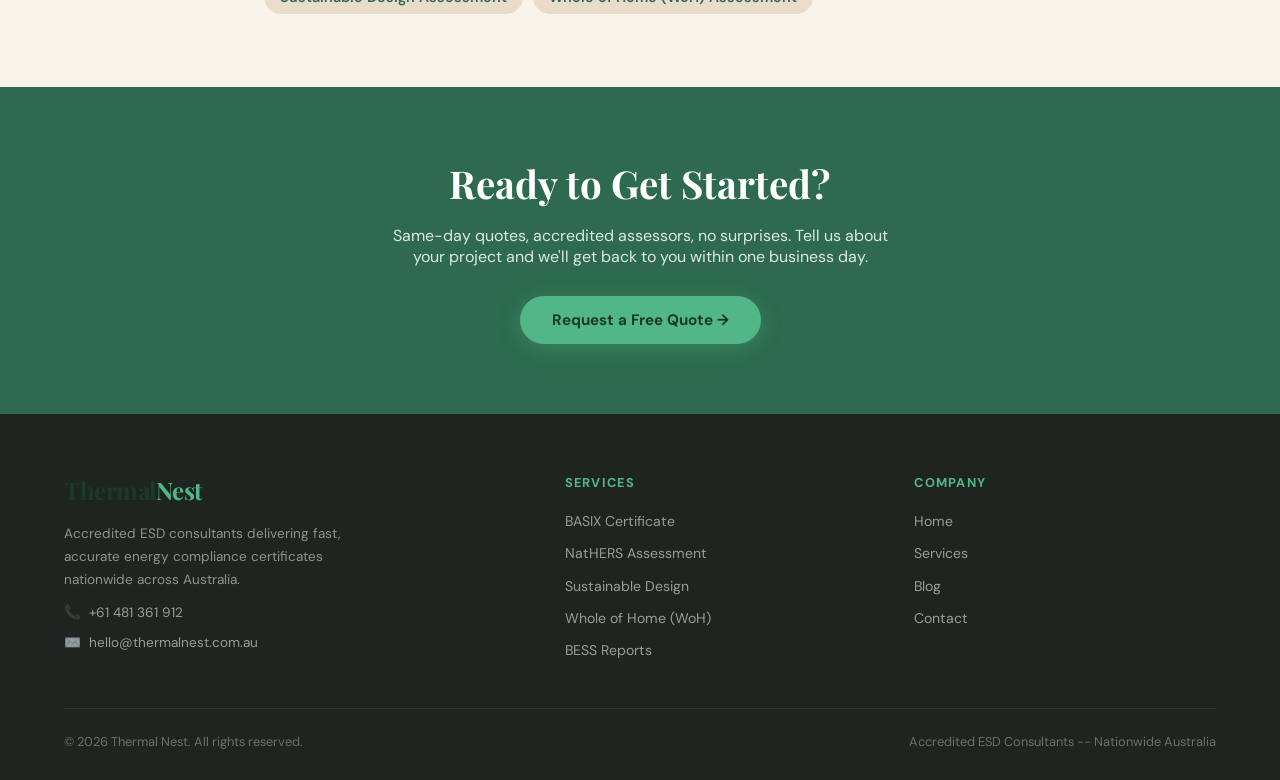
<file: services/bess-assessment.html>
<!DOCTYPE html>
<html lang="en">
<head>
  <meta charset="UTF-8" />
  <meta name="viewport" content="width=device-width, initial-scale=1.0" />
  <title>BESS Assessment & Reports | Thermal Nest</title>
  <meta name="description" content="BESS (Built Environment Sustainability Scorecard) reports for Victorian council developments, prepared by accredited assessors." />
  <link rel="canonical" href="https://thermalnest.com.au/services/bess-assessment.html" />

  <!-- Open Graph -->
  <meta property="og:title" content="BESS Assessment & Reports | Thermal Nest" />
  <meta property="og:description" content="BESS (Built Environment Sustainability Scorecard) reports for Victorian council developments, prepared by accredited assessors." />
  <meta property="og:url" content="https://thermalnest.com.au/services/bess-assessment.html" />
  <meta property="og:type" content="website" />
  <meta property="og:image" content="https://thermalnest.com.au/office-lady.png" />

  <!-- Twitter Card -->
  <meta name="twitter:card" content="summary_large_image" />
  <meta name="twitter:title" content="BESS Assessment & Reports | Thermal Nest" />
  <meta name="twitter:description" content="BESS (Built Environment Sustainability Scorecard) reports for Victorian council developments, prepared by accredited assessors." />

  <!-- Favicon -->
  <link rel="icon" type="image/svg+xml" href="/favicon.svg" />

  <!-- Schema: Service -->
  <script type="application/ld+json">
  {
    "@context": "https://schema.org",
    "@type": "Service",
    "serviceType": "BESS Assessment",
    "provider": {
      "@type": "ProfessionalService",
      "name": "Thermal Nest",
      "url": "https://thermalnest.com.au"
    },
    "areaServed": { "@type": "Country", "name": "Australia" },
    "description": "Built Environment Sustainability Scorecard (BESS) assessments and reports for multi-unit and commercial developments across Victoria."
  }
  </script>

  <!-- Schema: FAQPage -->
  <script type="application/ld+json">
  {
    "@context": "https://schema.org",
    "@type": "FAQPage",
    "mainEntity": [
      {
        "@type": "Question",
        "name": "What score do I need to pass BESS?",
        "acceptedAnswer": { "@type": "Answer", "text": "Most Victorian councils require a minimum overall score, commonly around 50%, though the exact threshold and category minimums vary by council. We'll confirm the target for your site." }
      },
      {
        "@type": "Question",
        "name": "Is BESS required outside Victoria?",
        "acceptedAnswer": { "@type": "Answer", "text": "BESS is a Victorian tool used by most councils across the state. Other states use different assessment types -- we'll confirm which applies if your project is interstate." }
      },
      {
        "@type": "Question",
        "name": "What happens if my design doesn't meet the BESS threshold?",
        "acceptedAnswer": { "@type": "Answer", "text": "We'll identify the most cost-effective changes -- often energy efficiency measures or water-saving fixtures -- needed to lift your score before you submit." }
      },
      {
        "@type": "Question",
        "name": "Does BESS need to be resubmitted if my design changes?",
        "acceptedAnswer": { "@type": "Answer", "text": "Yes -- your BESS report needs to reflect what's on your current architectural drawings, so material design changes should be re-checked against the scorecard." }
      },
      {
        "@type": "Question",
        "name": "Can you handle BESS and Sustainable Design Assessment together?",
        "acceptedAnswer": { "@type": "Answer", "text": "Yes, many Victorian projects need both. We can prepare them together so your evidence and assumptions stay consistent across both reports." }
      }
    ]
  }
  </script>

  <link rel="preconnect" href="https://fonts.googleapis.com">
  <link rel="preconnect" href="https://fonts.gstatic.com" crossorigin>
  <link href="https://fonts.googleapis.com/css2?family=Playfair+Display:wght@400;600;700&family=DM+Sans:wght@300;400;500;600&display=swap" rel="stylesheet">
  <style>
    *, *::before, *::after { box-sizing: border-box; margin: 0; padding: 0; }
    :root {
      --forest: #1a3a2a; --leaf: #2d6a4f; --sage: #52b788; --mint: #95d5b2;
      --cream: #f8f4ec; --sand: #e9dcc9; --charcoal: #1e2420;
      --white: #ffffff; --text: #2c3a30; --muted: #6b7c72;
      --font-display: 'Playfair Display', Georgia, serif;
      --font-body: 'DM Sans', sans-serif;
      --radius: 16px;
      --transition: all 0.4s cubic-bezier(0.25, 0.46, 0.45, 0.94);
    }
    html { scroll-behavior: smooth; }
    body { font-family: var(--font-body); color: var(--text); background: var(--cream); overflow-x: hidden; }
    body::before {
      content: ''; position: fixed; inset: 0;
      background-image: url("data:image/svg+xml,%3Csvg viewBox='0 0 256 256' xmlns='http://www.w3.org/2000/svg'%3E%3Cfilter id='noise'%3E%3CfeTurbulence type='fractalNoise' baseFrequency='0.9' numOctaves='4' stitchTiles='stitch'/%3E%3C/filter%3E%3Crect width='100%25' height='100%25' filter='url(%23noise)' opacity='0.04'/%3E%3C/svg%3E");
      pointer-events: none; z-index: 9999; opacity: 0.4;
    }

    /* NAV */
    nav {
      position: fixed; top: 0; left: 0; right: 0; z-index: 1000;
      padding: 0 5%; height: 72px; display: flex; align-items: center; justify-content: space-between;
      background: rgba(248,244,236,0.9); backdrop-filter: blur(16px);
      border-bottom: 1px solid rgba(45,106,79,0.12); transition: var(--transition);
    }
    nav.scrolled { background: rgba(248,244,236,0.97); box-shadow: 0 4px 30px rgba(26,58,42,0.08); }
    .nav-logo { font-family: var(--font-display); font-size: 1.5rem; font-weight: 700; color: var(--forest); text-decoration: none; letter-spacing: -0.02em; }
    .nav-logo span { color: var(--sage); }
    .nav-links { display: flex; gap: 2.5rem; list-style: none; }
    .nav-links a { text-decoration: none; color: var(--text); font-size: 0.9rem; font-weight: 500; position: relative; transition: color 0.3s; }
    .nav-links a::after { content: ''; position: absolute; bottom: -4px; left: 0; width: 0; height: 2px; background: var(--sage); transition: width 0.3s; border-radius: 2px; }
    .nav-links a:hover { color: var(--leaf); }
    .nav-links a:hover::after { width: 100%; }
    .nav-cta { background: var(--leaf); color: var(--white) !important; padding: 10px 22px; border-radius: 100px; font-weight: 600 !important; }
    .nav-cta:hover { background: var(--forest) !important; transform: translateY(-1px); }
    .nav-cta::after { display: none !important; }
    .hamburger { display: none; flex-direction: column; gap: 5px; cursor: pointer; background: none; border: none; padding: 4px; }
    .hamburger span { display: block; width: 24px; height: 2px; background: var(--forest); border-radius: 2px; }

    .page { display: none; }
    .page.active { display: block; }

    /* HERO – full bleed photo */
    .hero { min-height: 100vh; position: relative; display: flex; align-items: center; overflow: hidden; }
    .hero-photo {
      position: absolute; inset: 0;
      background: url('https://images.unsplash.com/photo-1618221195710-dd6b41faaea6?w=1800&q=80') center/cover no-repeat;
    }
    .hero-photo::after {
      content: ''; position: absolute; inset: 0;
      background: linear-gradient(100deg, rgba(15,32,20,0.85) 0%, rgba(26,58,42,0.70) 45%, rgba(26,58,42,0.2) 100%);
    }
    .hero-content { position: relative; z-index: 1; padding: 140px 5% 80px; max-width: 680px; }
    .hero-badge {
      display: inline-flex; align-items: center; gap: 8px;
      background: rgba(82,183,136,0.18); border: 1px solid rgba(82,183,136,0.4);
      color: var(--mint); font-size: 0.78rem; font-weight: 600; letter-spacing: 0.1em; text-transform: uppercase;
      padding: 8px 16px; border-radius: 100px; margin-bottom: 1.8rem;
      opacity: 0; animation: fadeUp 0.6s ease forwards 0.2s;
    }
    .hero-badge::before { content: ''; width: 8px; height: 8px; background: var(--sage); border-radius: 50%; animation: pulse 2s ease infinite; }
    @keyframes pulse { 0%,100%{opacity:1;transform:scale(1)} 50%{opacity:.6;transform:scale(1.3)} }
    .hero h1 {
      font-family: var(--font-display); font-size: clamp(2.6rem, 5.5vw, 4.2rem);
      font-weight: 700; line-height: 1.12; color: var(--white); letter-spacing: -0.03em; margin-bottom: 1.5rem;
      opacity: 0; animation: fadeUp 0.7s ease forwards 0.4s;
    }
    .hero h1 em { font-style: normal; color: var(--mint); position: relative; }
    .hero h1 em::after {
      content: ''; position: absolute; bottom: 2px; left: 0; right: 0; height: 3px;
      background: linear-gradient(90deg, var(--sage), var(--mint)); border-radius: 2px;
      transform: scaleX(0); transform-origin: left; animation: lineReveal 0.6s ease forwards 1.2s;
    }
    @keyframes lineReveal { to { transform: scaleX(1); } }
    .hero p { font-size: 1.1rem; line-height: 1.75; color: rgba(255,255,255,0.78); max-width: 500px; margin-bottom: 2.5rem; opacity: 0; animation: fadeUp 0.7s ease forwards 0.6s; }
    .hero-actions { display: flex; gap: 1rem; flex-wrap: wrap; opacity: 0; animation: fadeUp 0.7s ease forwards 0.8s; }
    .hero-scroll { position: absolute; bottom: 2rem; left: 50%; transform: translateX(-50%); z-index: 1; display: flex; flex-direction: column; align-items: center; gap: 6px; color: rgba(255,255,255,0.5); font-size: 0.72rem; letter-spacing: 0.1em; text-transform: uppercase; opacity: 0; animation: fadeIn 1s ease forwards 1.5s; }
    .hero-scroll-line { width: 1px; height: 40px; background: linear-gradient(to bottom, rgba(255,255,255,0.4), transparent); animation: scrollPulse 2s ease infinite; }
    @keyframes scrollPulse { 0%,100%{opacity:.4} 50%{opacity:1} }

    /* BUTTONS */
    .btn-primary { background: var(--sage); color: var(--forest); border: none; padding: 14px 32px; border-radius: 100px; font-family: var(--font-body); font-size: 0.95rem; font-weight: 700; cursor: pointer; text-decoration: none; display: inline-flex; align-items: center; gap: 8px; transition: var(--transition); box-shadow: 0 4px 20px rgba(82,183,136,0.35); }
    .btn-primary:hover { background: var(--mint); transform: translateY(-2px); }
    .btn-secondary { background: transparent; color: var(--white); border: 2px solid rgba(255,255,255,0.5); padding: 14px 32px; border-radius: 100px; font-family: var(--font-body); font-size: 0.95rem; font-weight: 600; cursor: pointer; text-decoration: none; display: inline-flex; align-items: center; gap: 8px; transition: var(--transition); }
    .btn-secondary:hover { border-color: var(--white); background: rgba(255,255,255,0.1); transform: translateY(-2px); }
    .btn-dark { background: var(--leaf); color: var(--white); border: none; padding: 14px 32px; border-radius: 100px; font-family: var(--font-body); font-size: 0.95rem; font-weight: 600; cursor: pointer; text-decoration: none; display: inline-flex; align-items: center; gap: 8px; transition: var(--transition); box-shadow: 0 4px 20px rgba(45,106,79,0.25); }
    .btn-dark:hover { background: var(--forest); transform: translateY(-2px); }
    .btn-outline-dark { background: transparent; color: var(--leaf); border: 2px solid var(--leaf); padding: 14px 32px; border-radius: 100px; font-family: var(--font-body); font-size: 0.95rem; font-weight: 600; cursor: pointer; text-decoration: none; display: inline-flex; align-items: center; gap: 8px; transition: var(--transition); }
    .btn-outline-dark:hover { background: var(--leaf); color: var(--white); transform: translateY(-2px); }

    /* SECTIONS */
    section { padding: 80px 5%; }
    .section-label { display: inline-block; font-size: 0.75rem; font-weight: 700; letter-spacing: 0.12em; text-transform: uppercase; color: var(--sage); margin-bottom: 1rem; }
    .section-title { font-family: var(--font-display); font-size: clamp(1.8rem, 3.5vw, 2.8rem); font-weight: 700; color: var(--forest); line-height: 1.2; letter-spacing: -0.02em; margin-bottom: 1rem; }
    .section-sub { font-size: 1rem; color: var(--muted); line-height: 1.7; max-width: 560px; }

    /* WHO WE ARE */
    .who-section { padding: 80px 5%; display: grid; grid-template-columns: 1fr 1fr; gap: 5rem; align-items: center; background: var(--white); }
    .who-content p { font-size: 1rem; color: var(--muted); line-height: 1.8; margin-bottom: 1.1rem; }
    .who-pills { display: flex; flex-wrap: wrap; gap: 10px; margin-top: 1.8rem; }
    .who-pill { background: rgba(82,183,136,0.1); color: var(--leaf); border: 1px solid rgba(82,183,136,0.25); font-size: 0.82rem; font-weight: 600; padding: 6px 16px; border-radius: 100px; }
    .who-photo { position: relative; border-radius: 24px; overflow: hidden; height: 460px; box-shadow: 0 24px 60px rgba(26,58,42,0.15); }
    .who-photo img { width: 100%; height: 100%; object-fit: cover; display: block; }
    .who-photo-badge { position: absolute; bottom: 24px; left: 24px; background: var(--white); border-radius: 14px; padding: 14px 20px; box-shadow: 0 8px 24px rgba(26,58,42,0.15); display: flex; align-items: center; gap: 12px; }
    .who-photo-badge-icon { width: 40px; height: 40px; background: rgba(82,183,136,0.15); border-radius: 10px; display: flex; align-items: center; justify-content: center; font-size: 1.1rem; }
    .who-photo-badge strong { display: block; font-size: 0.88rem; color: var(--forest); }
    .who-photo-badge span { font-size: 0.75rem; color: var(--muted); }

    /* HOW IT WORKS */
    .steps-grid { display: grid; grid-template-columns: repeat(3,1fr); gap: 2rem; margin-top: 3rem; }
    .step-card { background: var(--white); border-radius: var(--radius); padding: 2.5rem 2rem; border: 1px solid rgba(82,183,136,0.15); transition: var(--transition); position: relative; overflow: hidden; }
    .step-card:hover { transform: translateY(-6px); box-shadow: 0 20px 40px rgba(26,58,42,0.1); }
    .step-num { font-family: var(--font-display); font-size: 4rem; font-weight: 700; color: rgba(82,183,136,0.15); line-height: 1; margin-bottom: 1rem; }
    .step-card h3 { font-family: var(--font-display); font-size: 1.2rem; color: var(--forest); margin-bottom: 0.75rem; }
    .step-card p { font-size: 0.9rem; color: var(--muted); line-height: 1.7; }

    /* WHY CHOOSE US */
    .why-section { background: var(--forest); padding: 80px 5%; }
    .why-section .section-label { color: var(--mint); }
    .why-section .section-title { color: var(--white); }
    .why-section .section-sub { color: rgba(255,255,255,0.65); }
    .why-grid { display: grid; grid-template-columns: repeat(3,1fr); gap: 1.5rem; margin-top: 3rem; }
    .why-card { background: rgba(255,255,255,0.06); border: 1px solid rgba(255,255,255,0.1); border-radius: 20px; padding: 2rem 1.8rem; transition: var(--transition); }
    .why-card:hover { background: rgba(82,183,136,0.1); border-color: rgba(82,183,136,0.3); transform: translateY(-4px); }
    .why-icon { font-size: 2rem; margin-bottom: 1.2rem; }
    .why-card h3 { font-family: var(--font-display); font-size: 1.1rem; color: var(--white); margin-bottom: 0.6rem; }
    .why-card p { font-size: 0.88rem; color: rgba(255,255,255,0.6); line-height: 1.7; }

    /* BLOG CAROUSEL */
    .blog-carousel-section { padding: 80px 5%; background: var(--cream); }
    .carousel-header { display: flex; justify-content: space-between; align-items: flex-end; flex-wrap: wrap; gap: 1rem; margin-bottom: 3rem; }
    .carousel-track-wrap { overflow: hidden; position: relative; }
    .carousel-track-wrap::before, .carousel-track-wrap::after { content: ''; position: absolute; top: 0; bottom: 0; width: 80px; z-index: 2; pointer-events: none; }
    .carousel-track-wrap::before { left: 0; background: linear-gradient(to right, var(--cream), transparent); }
    .carousel-track-wrap::after { right: 0; background: linear-gradient(to left, var(--cream), transparent); }
    .carousel-track { display: flex; gap: 1.5rem; animation: scrollCarousel 24s linear infinite; width: max-content; }
    .carousel-track:hover { animation-play-state: paused; }
    @keyframes scrollCarousel { 0%{transform:translateX(0)} 100%{transform:translateX(-50%)} }
    .carousel-card { width: 300px; flex-shrink: 0; background: var(--white); border-radius: 20px; overflow: hidden; border: 1px solid rgba(82,183,136,0.12); transition: var(--transition); cursor: pointer; }
    .carousel-card:hover { transform: translateY(-6px); box-shadow: 0 16px 48px rgba(26,58,42,0.12); }
    .carousel-thumb { height: 150px; background: linear-gradient(135deg, var(--forest), var(--leaf)); display: flex; align-items: center; justify-content: center; font-size: 2.5rem; position: relative; overflow: hidden; }
    .carousel-thumb-2 { background: linear-gradient(135deg, #2d5016, var(--leaf)); }
    .carousel-thumb-3 { background: linear-gradient(135deg, var(--leaf), #1a4a6a); }
    .carousel-thumb-4 { background: linear-gradient(135deg, #1a3a2a, #2d5a3a); }
    .carousel-thumb-5 { background: linear-gradient(135deg, #2d4a1a, var(--leaf)); }
    .carousel-body { padding: 1.3rem; }
    .carousel-meta { display: flex; align-items: center; gap: 8px; margin-bottom: 0.6rem; }
    .carousel-cat { font-size: 0.7rem; font-weight: 700; letter-spacing: 0.08em; text-transform: uppercase; color: var(--sage); background: rgba(82,183,136,0.1); padding: 3px 10px; border-radius: 100px; }
    .carousel-date { font-size: 0.74rem; color: var(--muted); }
    .carousel-card h3 { font-family: var(--font-display); font-size: 0.98rem; color: var(--forest); line-height: 1.4; margin-bottom: 0.5rem; }
    .carousel-card p { font-size: 0.81rem; color: var(--muted); line-height: 1.6; }
    .carousel-read { display: inline-flex; align-items: center; gap: 5px; margin-top: 0.8rem; font-size: 0.8rem; font-weight: 600; color: var(--leaf); text-decoration: none; transition: gap 0.2s; }
    .carousel-read:hover { gap: 9px; }

    /* CTA */
    .cta-section { text-align: center; background: linear-gradient(160deg, rgba(82,183,136,0.08) 0%, transparent 80%); }

    /* SERVICES */
    .services-hero { padding: 140px 5% 60px; background: linear-gradient(160deg, var(--forest) 0%, var(--leaf) 100%); position: relative; overflow: hidden; }
    .services-hero::before { content:''; position:absolute; width:600px; height:600px; border-radius:50%; background:rgba(82,183,136,0.1); top:-200px; right:-200px; }
    .services-hero h1 { font-family:var(--font-display); font-size:clamp(2rem,4vw,3rem); color:var(--white); font-weight:700; letter-spacing:-0.02em; position:relative; }
    .services-hero p { color:rgba(255,255,255,0.75); font-size:1.05rem; margin-top:1rem; max-width:500px; line-height:1.7; position:relative; }
    .services-grid { display:grid; grid-template-columns:repeat(2,1fr); gap:1.5rem; margin-top:3rem; }
    .service-card { background:var(--white); border-radius:20px; padding:2.5rem; border:1px solid rgba(82,183,136,0.15); position:relative; overflow:hidden; transition:var(--transition); }
    .service-card:hover { transform:translateY(-4px); box-shadow:0 16px 48px rgba(26,58,42,0.12); border-color:rgba(82,183,136,0.35); }
    .service-card.featured { grid-column:span 2; background:linear-gradient(135deg,var(--forest) 0%,var(--leaf) 100%); }
    .service-icon { width:52px; height:52px; border-radius:14px; display:flex; align-items:center; justify-content:center; font-size:1.4rem; margin-bottom:1.5rem; background:rgba(82,183,136,0.12); }
    .service-card.featured .service-icon { background:rgba(255,255,255,0.15); }
    .service-card h3 { font-family:var(--font-display); font-size:1.25rem; color:var(--forest); margin-bottom:0.75rem; font-weight:600; }
    .service-card.featured h3 { color:var(--white); }
    .service-card p { font-size:0.9rem; color:var(--muted); line-height:1.7; }
    .service-card.featured p { color:rgba(255,255,255,0.8); }
    .service-tag { display:inline-block; margin-top:1.2rem; font-size:0.75rem; font-weight:600; letter-spacing:0.06em; text-transform:uppercase; color:var(--sage); background:rgba(82,183,136,0.1); padding:5px 12px; border-radius:100px; }
    .service-card.featured .service-tag { color:var(--mint); background:rgba(255,255,255,0.12); }
    .service-stripe { position:absolute; bottom:0; right:0; width:80px; height:80px; background:linear-gradient(135deg,transparent 50%,rgba(82,183,136,0.08) 50%); }

    /* BLOG PAGE */
    .blog-hero { padding:140px 5% 60px; background:var(--cream); }
    .blog-grid { display:grid; grid-template-columns:repeat(3,1fr); gap:1.5rem; margin-top:3rem; }
    .blog-card { background:var(--white); border-radius:20px; overflow:hidden; border:1px solid rgba(82,183,136,0.1); transition:var(--transition); }
    .blog-card:hover { transform:translateY(-4px); box-shadow:0 16px 48px rgba(26,58,42,0.1); }
    .blog-thumb { height:180px; background:linear-gradient(135deg,var(--forest),var(--leaf)); display:flex; align-items:center; justify-content:center; font-size:3rem; position:relative; overflow:hidden; }
    .blog-thumb::after { content:''; position:absolute; inset:0; background:linear-gradient(0deg,rgba(26,58,42,0.4) 0%,transparent 60%); }
    .blog-thumb-2 { background:linear-gradient(135deg,#2d5016,var(--leaf)); }
    .blog-thumb-3 { background:linear-gradient(135deg,var(--leaf),#1a4a6a); }
    .blog-body { padding:1.5rem; }
    .blog-meta { display:flex; align-items:center; gap:8px; margin-bottom:0.75rem; }
    .blog-cat { font-size:0.72rem; font-weight:700; letter-spacing:0.08em; text-transform:uppercase; color:var(--sage); background:rgba(82,183,136,0.1); padding:3px 10px; border-radius:100px; }
    .blog-date { font-size:0.78rem; color:var(--muted); }
    .blog-card h3 { font-family:var(--font-display); font-size:1.05rem; color:var(--forest); line-height:1.4; margin-bottom:0.6rem; }
    .blog-card p { font-size:0.85rem; color:var(--muted); line-height:1.65; }
    .blog-read { display:inline-flex; align-items:center; gap:6px; margin-top:1rem; font-size:0.82rem; font-weight:600; color:var(--leaf); text-decoration:none; transition:gap 0.2s; }
    .blog-read:hover { gap:10px; }

    /* CONTACT */
    .contact-layout { padding:140px 5% 80px; display:grid; grid-template-columns:1fr 1.2fr; gap:5rem; align-items:start; }
    .contact-info h1 { font-family:var(--font-display); font-size:clamp(2rem,4vw,3rem); color:var(--forest); font-weight:700; letter-spacing:-0.02em; margin-bottom:1rem; }
    .contact-info p { font-size:1rem; color:var(--muted); line-height:1.75; margin-bottom:2.5rem; }
    .contact-items { display:flex; flex-direction:column; gap:1.2rem; }
    .contact-item { display:flex; align-items:center; gap:1rem; padding:1.2rem 1.5rem; background:var(--white); border-radius:14px; border:1px solid rgba(82,183,136,0.12); }
    .contact-item-icon { width:44px; height:44px; background:rgba(82,183,136,0.12); border-radius:12px; display:flex; align-items:center; justify-content:center; font-size:1.1rem; flex-shrink:0; }
    .contact-item-text strong { display:block; font-size:0.82rem; font-weight:700; text-transform:uppercase; letter-spacing:0.08em; color:var(--muted); margin-bottom:2px; }
    .contact-item-text span { font-size:0.95rem; color:var(--text); font-weight:500; }
    .contact-form { background:var(--white); border-radius:24px; padding:3rem; box-shadow:0 20px 60px rgba(26,58,42,0.08); border:1px solid rgba(82,183,136,0.12); }
    .contact-form h2 { font-family:var(--font-display); font-size:1.6rem; color:var(--forest); margin-bottom:2rem; font-weight:700; }
    .form-row { display:grid; grid-template-columns:1fr 1fr; gap:1rem; }
    .form-group { display:flex; flex-direction:column; gap:6px; margin-bottom:1.2rem; }
    .form-group label { font-size:0.82rem; font-weight:600; color:var(--text); }
    .form-group input, .form-group select, .form-group textarea { font-family:var(--font-body); font-size:0.92rem; color:var(--text); background:var(--cream); border:1.5px solid rgba(82,183,136,0.2); border-radius:10px; padding:12px 16px; transition:border-color 0.3s, box-shadow 0.3s; outline:none; width:100%; }
    .form-group input:focus, .form-group select:focus, .form-group textarea:focus { border-color:var(--sage); box-shadow:0 0 0 3px rgba(82,183,136,0.1); background:var(--white); }
    .form-group textarea { resize:vertical; min-height:120px; }
    .form-submit { width:100%; background:var(--leaf); color:var(--white); border:none; padding:15px; border-radius:12px; font-family:var(--font-body); font-size:1rem; font-weight:600; cursor:pointer; transition:var(--transition); box-shadow:0 4px 20px rgba(45,106,79,0.25); margin-top:0.5rem; }
    .form-submit:hover { background:var(--forest); transform:translateY(-2px); }
    .form-success { display:none; text-align:center; padding:3rem 2rem; }
    .form-success .check { width:64px; height:64px; background:rgba(82,183,136,0.15); border-radius:50%; display:flex; align-items:center; justify-content:center; margin:0 auto 1.5rem; font-size:1.8rem; }
    .form-success h3 { font-family:var(--font-display); font-size:1.4rem; color:var(--forest); margin-bottom:0.5rem; }
    .form-success p { color:var(--muted); font-size:0.9rem; }

    /* FOOTER */
    footer { background:var(--charcoal); padding:60px 5% 30px; }
    .footer-top { display:grid; grid-template-columns:1.5fr 1fr 1fr; gap:3rem; padding-bottom:3rem; border-bottom:1px solid rgba(255,255,255,0.08); }
    .footer-brand p { color:rgba(255,255,255,0.5); font-size:0.85rem; line-height:1.7; margin-top:1rem; max-width:280px; }
    .footer-contact-line { display:flex; align-items:center; gap:8px; margin-top:0.8rem; font-size:0.85rem; color:rgba(255,255,255,0.55); text-decoration:none; transition:color 0.3s; }
    .footer-contact-line:hover { color:var(--mint); }
    .footer-col h4 { font-size:0.8rem; font-weight:700; letter-spacing:0.1em; text-transform:uppercase; color:var(--sage); margin-bottom:1.2rem; }
    .footer-col ul { list-style:none; display:flex; flex-direction:column; gap:0.7rem; }
    .footer-col ul li a { color:rgba(255,255,255,0.55); text-decoration:none; font-size:0.88rem; transition:color 0.3s; }
    .footer-col ul li a:hover { color:var(--mint); }
    .footer-bottom { padding-top:1.5rem; display:flex; justify-content:space-between; align-items:center; }
    .footer-bottom p { color:rgba(255,255,255,0.35); font-size:0.8rem; }

    /* FILE UPLOAD */
    .file-upload-area {
      border: 2px dashed rgba(82,183,136,0.35); border-radius: 12px;
      padding: 1.5rem; text-align: center; cursor: pointer;
      background: rgba(82,183,136,0.04); transition: var(--transition);
    }
    .file-upload-area:hover { border-color: var(--sage); background: rgba(82,183,136,0.08); }
    .file-upload-area.dragover { border-color: var(--leaf); background: rgba(82,183,136,0.12); }
    .file-upload-icon { font-size: 1.6rem; margin-bottom: 6px; }
    .file-upload-text { font-size: 0.88rem; font-weight: 600; color: var(--leaf); }
    .file-upload-sub { font-size: 0.76rem; color: var(--muted); margin-top: 3px; }

    /* ANIMATIONS */
    @keyframes fadeUp { from{opacity:0;transform:translateY(24px)} to{opacity:1;transform:translateY(0)} }
    @keyframes fadeIn { from{opacity:0} to{opacity:1} }
    .reveal { opacity:0; transform:translateY(30px); transition:opacity 0.7s ease, transform 0.7s ease; }
    .reveal.visible { opacity:1; transform:translateY(0); }

    /* RESPONSIVE */
    @media (max-width:900px) {
      .who-section { grid-template-columns:1fr; }
      .who-photo { height:300px; }
      .steps-grid, .why-grid { grid-template-columns:1fr; }
      .services-grid { grid-template-columns:1fr; }
      .service-card.featured { grid-column:span 1; }
      .blog-grid { grid-template-columns:1fr; }
      .contact-layout { grid-template-columns:1fr; gap:2rem; padding-top:100px; }
      .form-row { grid-template-columns:1fr; }
      .footer-top { grid-template-columns:1fr; gap:2rem; }
      .nav-links { display:none; }
      .hamburger { display:flex; }
      .carousel-header { flex-direction:column; align-items:flex-start; }
    }
    @media (max-width:600px) {
      .why-grid { grid-template-columns:1fr; }
    }

    /* --- Added for multi-page templates --- */
    .page-hero { background: var(--forest); padding: 150px 5% 70px; position: relative; overflow: hidden; }
    .page-hero::after { content:''; position:absolute; inset:0; background: radial-gradient(circle at 80% 20%, rgba(82,183,136,0.25), transparent 60%); }
    .page-hero-inner { position: relative; max-width: 900px; }
    .breadcrumb { font-size: 0.82rem; color: var(--mint); margin-bottom: 1rem; opacity:0.85; }
    .breadcrumb a { color: var(--mint); text-decoration: none; }
    .breadcrumb a:hover { text-decoration: underline; }
    .page-hero h1 { font-family: var(--font-display); color: var(--white); font-size: clamp(2rem, 4.5vw, 3.2rem); line-height: 1.15; letter-spacing: -0.02em; margin-bottom: 1rem; }
    .page-hero-lead { color: rgba(255,255,255,0.88); font-size: 1.1rem; max-width: 640px; line-height: 1.6; }
    .page-hero-badges { display:flex; gap:10px; flex-wrap:wrap; margin-top:1.5rem; }
    .page-hero-badges span { background: rgba(82,183,136,0.18); border:1px solid rgba(82,183,136,0.4); color: var(--mint); font-size:0.78rem; font-weight:600; padding:6px 14px; border-radius:100px; }

    .prose-section { padding: 70px 5%; max-width: 880px; margin: 0 auto; }
    .prose-section h2 { font-family: var(--font-display); color: var(--forest); font-size: clamp(1.5rem, 3vw, 2.1rem); margin: 2.2rem 0 1rem; letter-spacing: -0.01em; }
    .prose-section h2:first-child { margin-top: 0; }
    .prose-section h3 { font-family: var(--font-display); color: var(--forest); font-size: 1.25rem; margin: 1.6rem 0 0.6rem; }
    .prose-section p { color: var(--text); line-height: 1.75; margin-bottom: 1.1rem; font-size: 1.02rem; }
    .prose-section ul, .prose-section ol { color: var(--text); line-height: 1.75; margin: 0 0 1.2rem 1.4rem; }
    .prose-section li { margin-bottom: 0.5rem; }
    .prose-section strong { color: var(--forest); }

    .info-band { background: var(--sand); border-radius: var(--radius); padding: 1.6rem 1.8rem; margin: 1.8rem 0; }
    .info-band h3 { margin-top:0 !important; }

    .faq-section { background: var(--cream); padding: 70px 5%; }
    .faq-inner { max-width: 820px; margin: 0 auto; }
    .faq-item { background: var(--white); border-radius: var(--radius); padding: 1.6rem 1.8rem; margin-bottom: 1rem; box-shadow: 0 2px 14px rgba(26,58,42,0.05); }
    .faq-item h3 { font-family: var(--font-display); color: var(--forest); font-size: 1.1rem; margin-bottom: 0.6rem; }
    .faq-item p { color: var(--muted); line-height: 1.7; margin: 0; }

    .cta-band { background: var(--leaf); padding: 70px 5%; text-align: center; }
    .cta-band h2 { font-family: var(--font-display); color: var(--white); font-size: clamp(1.6rem, 3.5vw, 2.4rem); margin-bottom: 1rem; }
    .cta-band p { color: rgba(255,255,255,0.85); margin-bottom: 1.8rem; max-width: 520px; margin-left:auto; margin-right:auto; }

    .related-links { padding: 50px 5% 80px; max-width: 880px; margin: 0 auto; }
    .related-links h3 { font-family: var(--font-display); color: var(--forest); margin-bottom: 1rem; }
    .related-links ul { list-style:none; display:flex; flex-wrap:wrap; gap: 10px; }
    .related-links a { color: var(--leaf); text-decoration:none; font-weight:600; background: var(--sand); padding: 8px 16px; border-radius:100px; font-size:0.9rem; }
    .related-links a:hover { background: var(--mint); }

  </style>

</head>
<body>

<nav id="navbar">
  <a href="/index.html" class="nav-logo">Thermal<span>Nest</span></a>
  <ul class="nav-links">
    <li><a href="/index.html">Home</a></li>
    <li><a href="/services/index.html">Services</a></li>
    <li><a href="/blog/index.html">Blog</a></li>
    <li><a href="/contact.html" class="nav-cta">Get a Quote</a></li>
  </ul>
  <button class="hamburger" onclick="document.querySelector('.nav-links').classList.toggle('open')" aria-label="Menu">
    <span></span><span></span><span></span>
  </button>
</nav>

<main>
  <section class="page-hero">
    <div class="page-hero-inner">
      <p class="breadcrumb"><a href="/index.html">Home</a> / <a href="/services/index.html">Services</a> / BESS Assessment & Reports</p>
      <h1>BESS Assessments & Reports</h1>
      <p class="page-hero-lead">BESS -- the Built Environment Sustainability Scorecard -- is the online tool used by many Victorian councils to assess a development's sustainability performance before a planning permit is issued.</p>
      <div class="page-hero-badges"><span>Multi-Unit & Commercial</span><span>Nationwide Coverage</span></div>
    </div>
  </section>

  <section class="prose-section">

      <h2>What Is a BESS Report?</h2>
      <p>BESS is a free online scorecard tool, developed by the Council Alliance for a Sustainable Built Environment (CASBE), used by most Victorian councils to score a development across categories including energy, water, stormwater, waste, transport, urban ecology, indoor environment quality and innovation. Councils typically require a minimum overall score -- often around 50% -- before a permit application will be considered complete.</p>
      <p>The report is submitted alongside your planning application and needs to reflect exactly what's shown on your architectural drawings, so any changes made during design review need to be re-checked against the scorecard.</p>

      <h2>Who Needs a BESS Report?</h2>
      <ul>
        <li><strong>Multi-unit residential developments</strong> -- apartments, townhouse developments and larger subdivisions in Victoria</li>
        <li><strong>Commercial developments</strong> -- subject to council ESD policy</li>
        <li><strong>Mixed-use developments</strong> -- where council sustainability conditions apply to the whole site</li>
        <li><strong>Any project where your Victorian council has listed BESS as a permit requirement</strong></li>
      </ul>

      <h2>How We Deliver It</h2>
      <p>We work directly with your architect and design team to score your development against each BESS category, identify the fastest path to your council's minimum threshold, and prepare a submission-ready report with the supporting evidence assessors expect. Where your initial design falls short, we'll flag the lowest-cost changes -- often around energy efficiency or water fixtures -- that lift your score without a major redesign.</p>
      <p>Because BESS scores are checked against your architectural drawings at multiple stages, we stay involved through design development, not just at the initial submission, so your score doesn't drift out of compliance as the design evolves.</p>

      <div class="info-band">
        <h3>Pricing</h3>
        <p>BESS pricing depends on development scale and category count. Get in touch for a same-day, no-obligation quote.</p>
        <a href="/contact.html" class="btn-outline-dark">Get a Free Quote &rarr;</a>
      </div>

      <h2>Why Work With Thermal Nest</h2>
      <p>We're accredited to operate in every Australian state and territory, so whether your project is in Sydney, Melbourne, Brisbane, Perth or regional Australia, you get the same turnaround and the same standard of report. Across 500+ projects, every certificate and report we've issued has been accepted on first submission -- no rejections, no rounds of council back-and-forth eating into your build timeline.</p>
      <p>We also work with your design team from early in the process rather than only stepping in once drawings are locked. Catching a compliance issue at concept stage costs a conversation; catching it after a DA is lodged costs a redesign. That's the gap we're built to close.</p>

  </section>

  <section class="faq-section">
    <div class="faq-inner">
      <h2 class="section-title">Frequently Asked Questions</h2>
      <div class="faq-item">
        <h3>What score do I need to pass BESS?</h3>
        <p>Most Victorian councils require a minimum overall score, commonly around 50%, though the exact threshold and category minimums vary by council. We'll confirm the target for your site.</p>
      </div>
      <div class="faq-item">
        <h3>Is BESS required outside Victoria?</h3>
        <p>BESS is a Victorian tool used by most councils across the state. Other states use different assessment types -- we'll confirm which applies if your project is interstate.</p>
      </div>
      <div class="faq-item">
        <h3>What happens if my design doesn't meet the BESS threshold?</h3>
        <p>We'll identify the most cost-effective changes -- often energy efficiency measures or water-saving fixtures -- needed to lift your score before you submit.</p>
      </div>
      <div class="faq-item">
        <h3>Does BESS need to be resubmitted if my design changes?</h3>
        <p>Yes -- your BESS report needs to reflect what's on your current architectural drawings, so material design changes should be re-checked against the scorecard.</p>
      </div>
      <div class="faq-item">
        <h3>Can you handle BESS and Sustainable Design Assessment together?</h3>
        <p>Yes, many Victorian projects need both. We can prepare them together so your evidence and assumptions stay consistent across both reports.</p>
      </div>
    </div>
  </section>

  <section class="related-links">
    <h3>Related Services</h3>
    <ul>
      <li><a href="/services/sustainable-design-assessment.html">Sustainable Design Assessment</a></li>
      <li><a href="/services/whole-of-home-assessment.html">Whole of Home (WoH) Assessment</a></li>
    </ul>
  </section>

  <section class="cta-band">
    <h2>Ready to Get Started?</h2>
    <p>Same-day quotes, accredited assessors, no surprises. Tell us about your project and we'll get back to you within one business day.</p>
    <a href="/contact.html" class="btn-primary">Request a Free Quote &rarr;</a>
  </section>
</main>

<footer>
  <div class="footer-top">
    <div class="footer-brand">
      <a href="/index.html" class="nav-logo">Thermal<span style="color:var(--sage)">Nest</span></a>
      <p>Accredited ESD consultants delivering fast, accurate energy compliance certificates nationwide across Australia.</p>
      <a href="tel:+61481361912" class="footer-contact-line">📞 &nbsp;+61 481 361 912</a>
      <a href="mailto:hello@thermalnest.com.au" class="footer-contact-line">✉️ &nbsp;hello@thermalnest.com.au</a>
    </div>
    <div class="footer-col">
      <h4>Services</h4>
      <ul>
        <li><a href="/services/basix-certificate.html">BASIX Certificate</a></li>
        <li><a href="/services/nathers-assessment.html">NatHERS Assessment</a></li>
        <li><a href="/services/sustainable-design-assessment.html">Sustainable Design</a></li>
        <li><a href="/services/whole-of-home-assessment.html">Whole of Home (WoH)</a></li>
        <li><a href="/services/bess-assessment.html">BESS Reports</a></li>
      </ul>
    </div>
    <div class="footer-col">
      <h4>Company</h4>
      <ul>
        <li><a href="/index.html">Home</a></li>
        <li><a href="/services/index.html">Services</a></li>
        <li><a href="/blog/index.html">Blog</a></li>
        <li><a href="/contact.html">Contact</a></li>
      </ul>
    </div>
  </div>
  <div class="footer-bottom">
    <p>© 2026 Thermal Nest. All rights reserved.</p>
    <p>Accredited ESD Consultants -- Nationwide Australia</p>
  </div>
</footer>

</body>
</html>
</file>
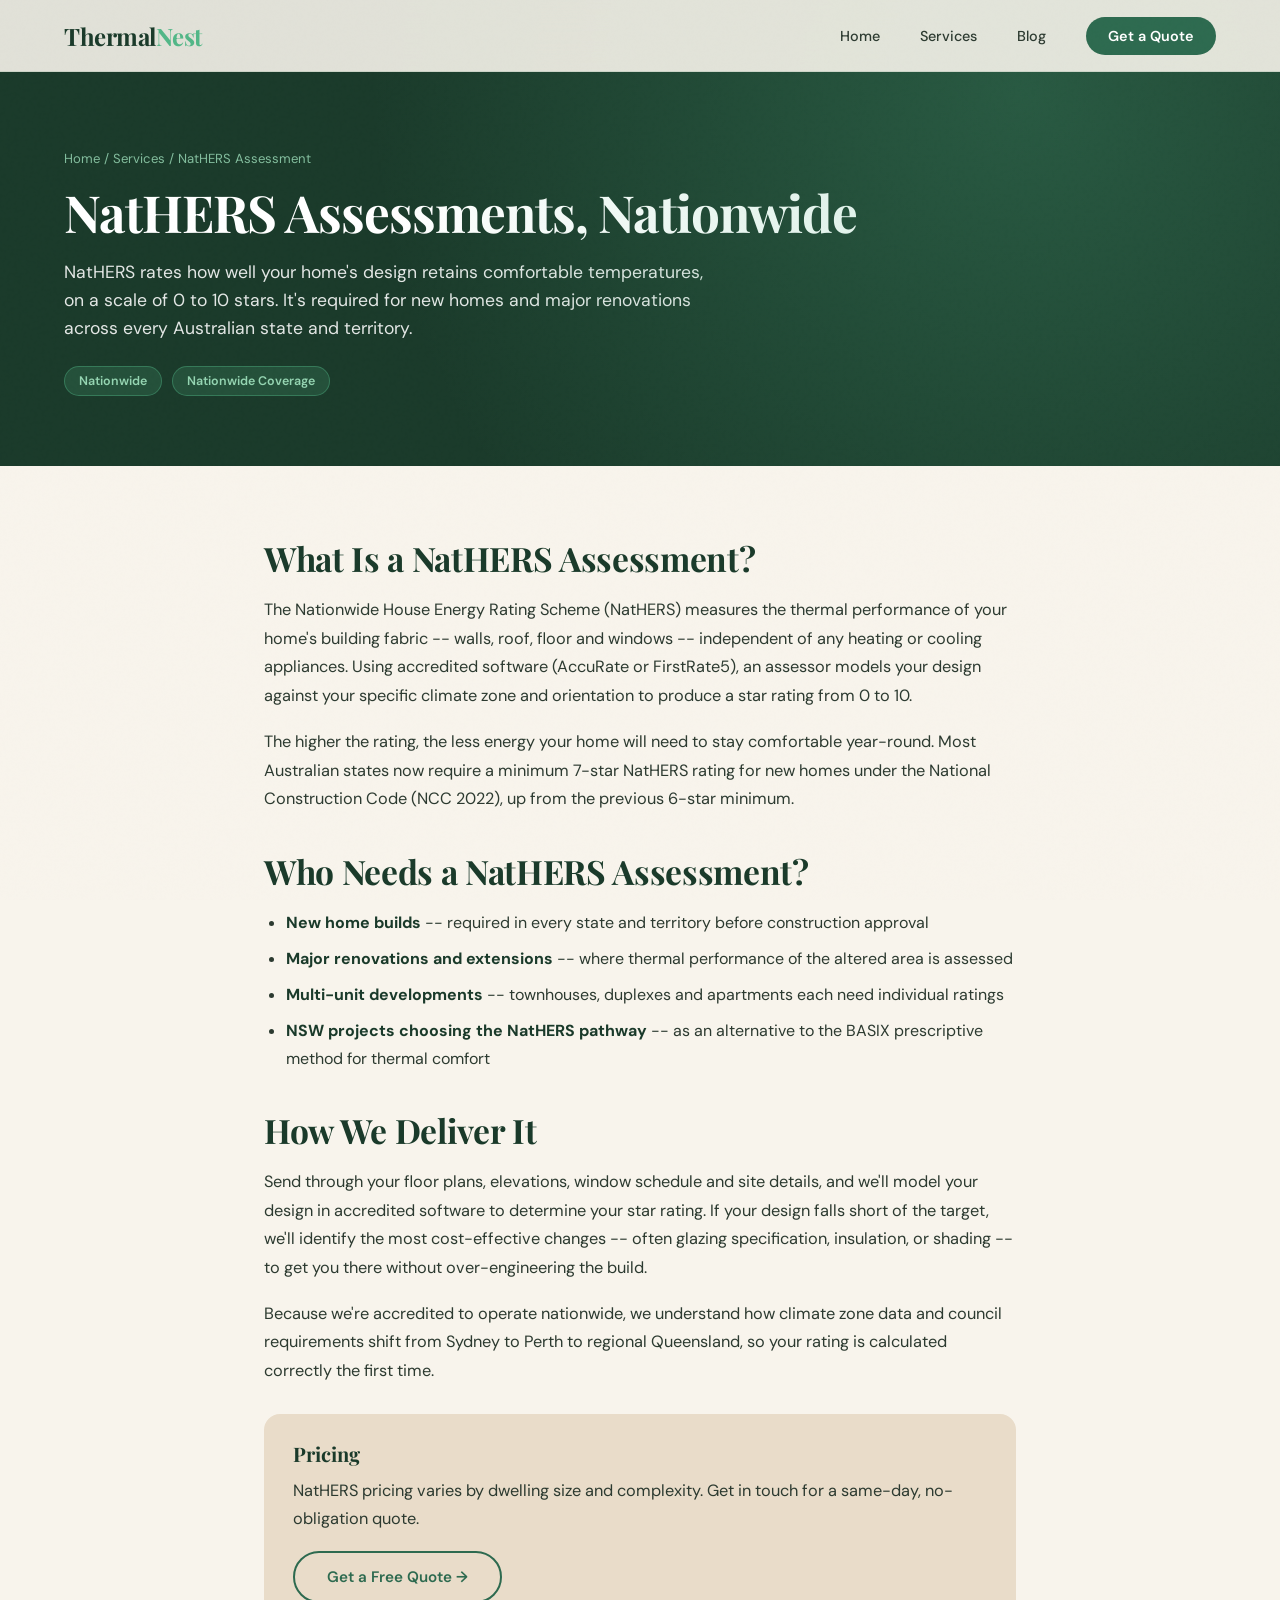
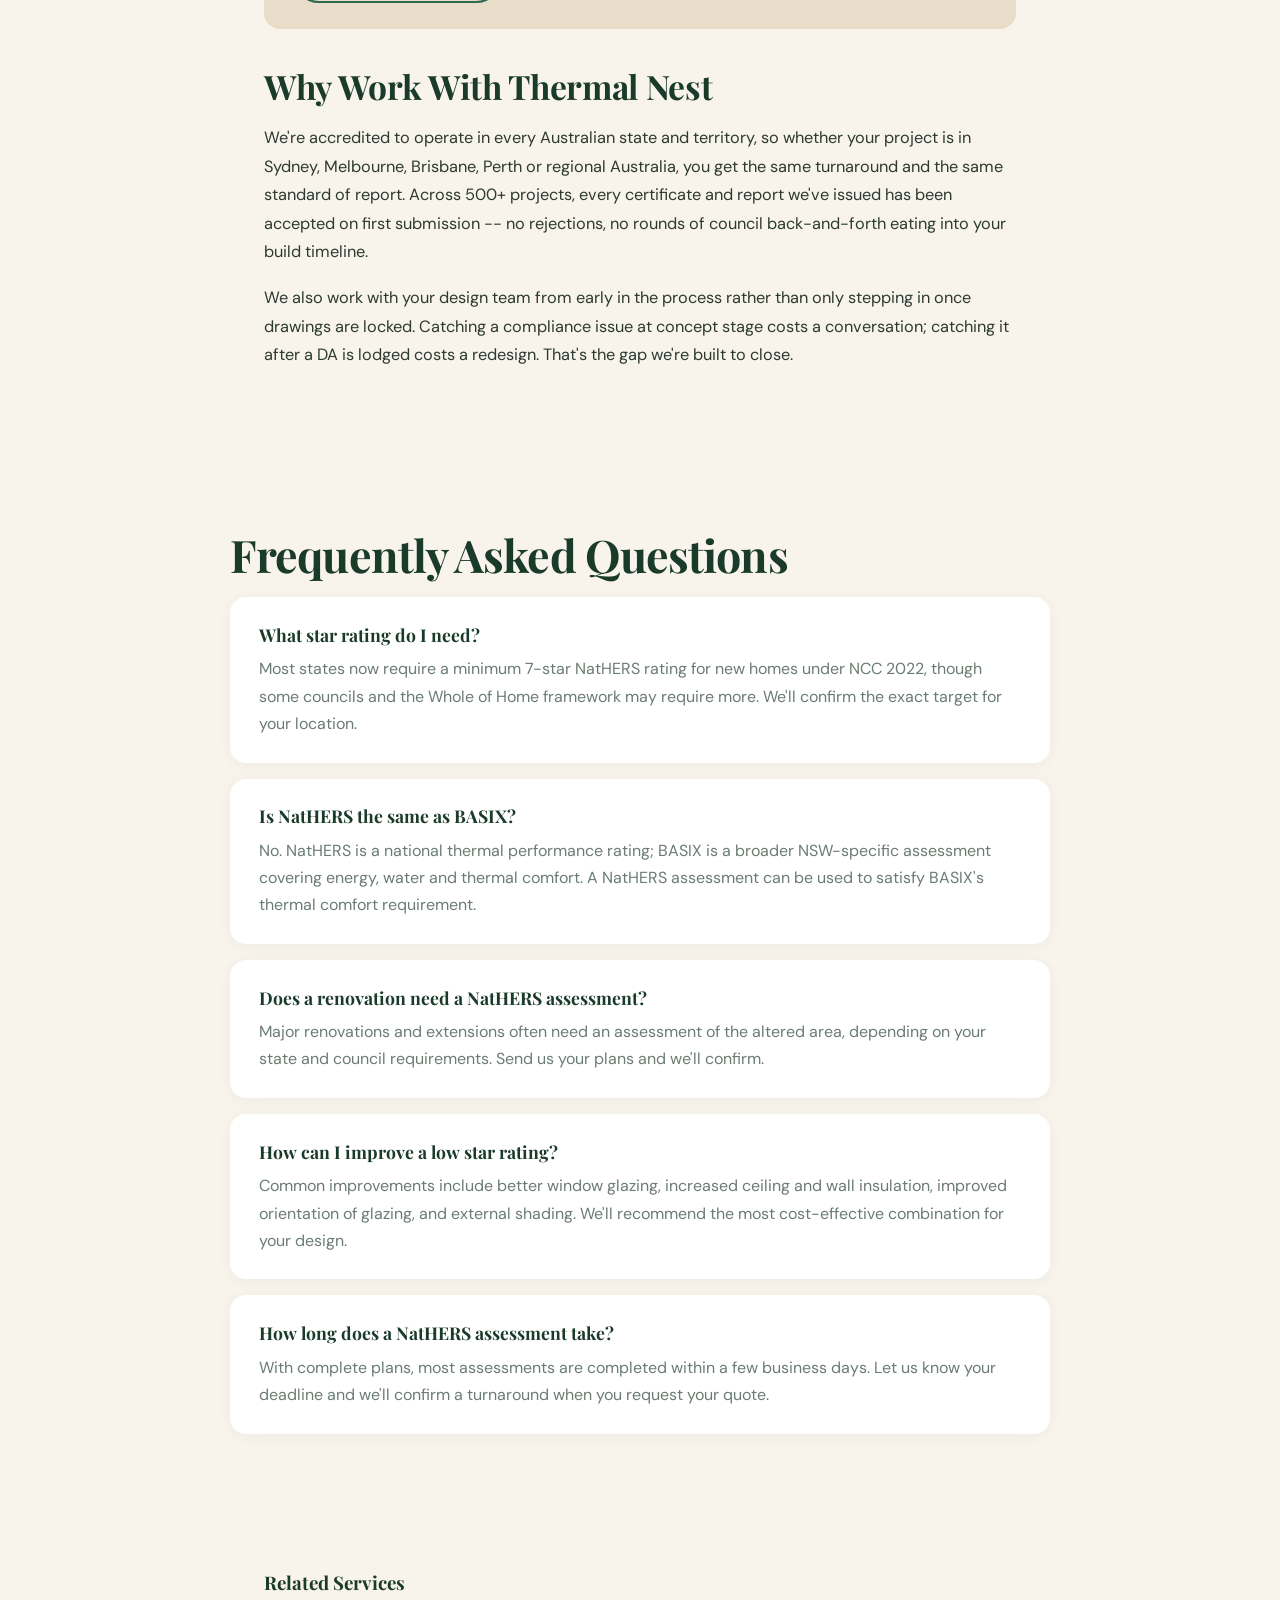
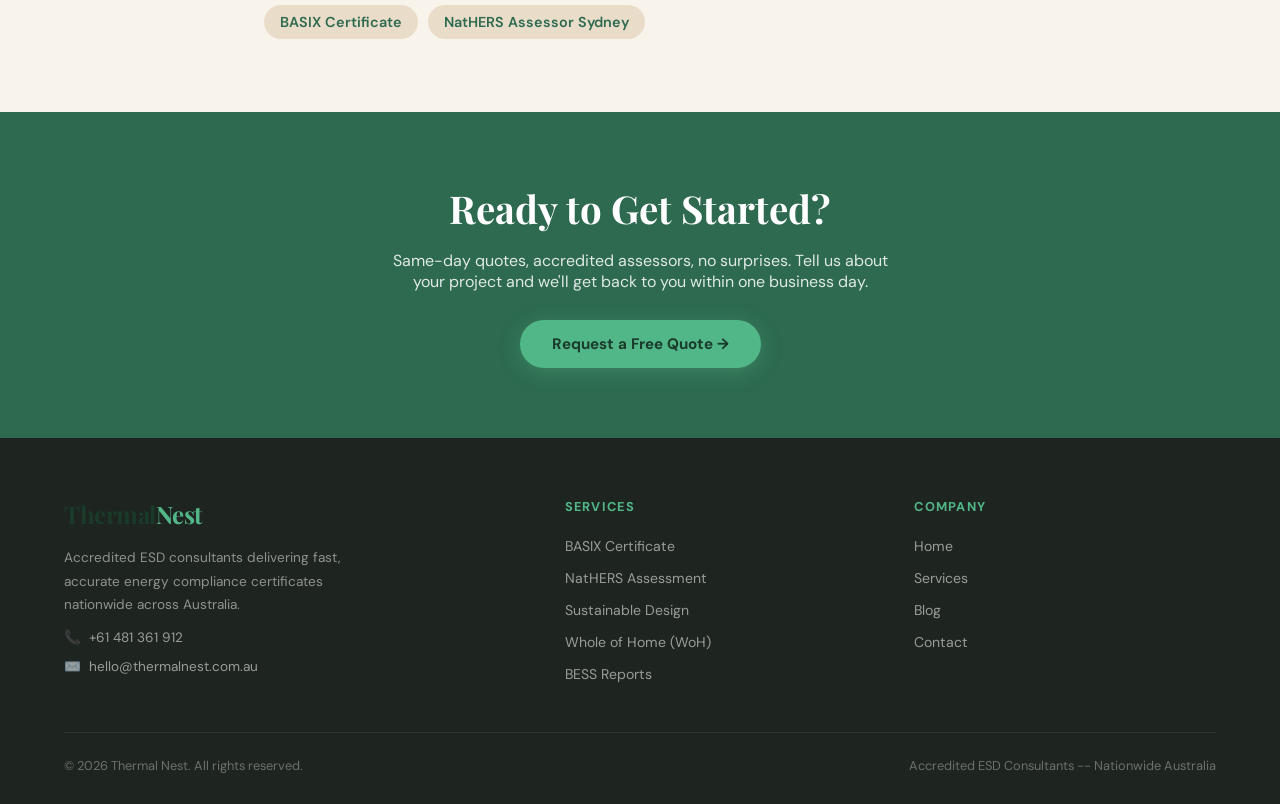
<file: services/nathers-assessment.html>
<!DOCTYPE html>
<html lang="en">
<head>
  <meta charset="UTF-8" />
  <meta name="viewport" content="width=device-width, initial-scale=1.0" />
  <title>NatHERS Assessment | Thermal Nest</title>
  <meta name="description" content="Accredited NatHERS star rating assessments for new homes and renovations Australia-wide, using AccuRate and FirstRate5 software." />
  <link rel="canonical" href="https://thermalnest.com.au/services/nathers-assessment.html" />

  <!-- Open Graph -->
  <meta property="og:title" content="NatHERS Assessment | Thermal Nest" />
  <meta property="og:description" content="Accredited NatHERS star rating assessments for new homes and renovations Australia-wide, using AccuRate and FirstRate5 software." />
  <meta property="og:url" content="https://thermalnest.com.au/services/nathers-assessment.html" />
  <meta property="og:type" content="website" />
  <meta property="og:image" content="https://thermalnest.com.au/office-lady.png" />

  <!-- Twitter Card -->
  <meta name="twitter:card" content="summary_large_image" />
  <meta name="twitter:title" content="NatHERS Assessment | Thermal Nest" />
  <meta name="twitter:description" content="Accredited NatHERS star rating assessments for new homes and renovations Australia-wide, using AccuRate and FirstRate5 software." />

  <!-- Favicon -->
  <link rel="icon" type="image/svg+xml" href="/favicon.svg" />

  <!-- Schema: Service -->
  <script type="application/ld+json">
  {
    "@context": "https://schema.org",
    "@type": "Service",
    "serviceType": "NatHERS Assessment",
    "provider": {
      "@type": "ProfessionalService",
      "name": "Thermal Nest",
      "url": "https://thermalnest.com.au"
    },
    "areaServed": { "@type": "Country", "name": "Australia" },
    "description": "Nationwide House Energy Rating Scheme (NatHERS) thermal performance assessments for residential projects across Australia."
  }
  </script>

  <!-- Schema: FAQPage -->
  <script type="application/ld+json">
  {
    "@context": "https://schema.org",
    "@type": "FAQPage",
    "mainEntity": [
      {
        "@type": "Question",
        "name": "What star rating do I need?",
        "acceptedAnswer": { "@type": "Answer", "text": "Most states now require a minimum 7-star NatHERS rating for new homes under NCC 2022, though some councils and the Whole of Home framework may require more. We'll confirm the exact target for your location." }
      },
      {
        "@type": "Question",
        "name": "Is NatHERS the same as BASIX?",
        "acceptedAnswer": { "@type": "Answer", "text": "No. NatHERS is a national thermal performance rating; BASIX is a broader NSW-specific assessment covering energy, water and thermal comfort. A NatHERS assessment can be used to satisfy BASIX's thermal comfort requirement." }
      },
      {
        "@type": "Question",
        "name": "Does a renovation need a NatHERS assessment?",
        "acceptedAnswer": { "@type": "Answer", "text": "Major renovations and extensions often need an assessment of the altered area, depending on your state and council requirements. Send us your plans and we'll confirm." }
      },
      {
        "@type": "Question",
        "name": "How can I improve a low star rating?",
        "acceptedAnswer": { "@type": "Answer", "text": "Common improvements include better window glazing, increased ceiling and wall insulation, improved orientation of glazing, and external shading. We'll recommend the most cost-effective combination for your design." }
      },
      {
        "@type": "Question",
        "name": "How long does a NatHERS assessment take?",
        "acceptedAnswer": { "@type": "Answer", "text": "With complete plans, most assessments are completed within a few business days. Let us know your deadline and we'll confirm a turnaround when you request your quote." }
      }
    ]
  }
  </script>

  <link rel="preconnect" href="https://fonts.googleapis.com">
  <link rel="preconnect" href="https://fonts.gstatic.com" crossorigin>
  <link href="https://fonts.googleapis.com/css2?family=Playfair+Display:wght@400;600;700&family=DM+Sans:wght@300;400;500;600&display=swap" rel="stylesheet">
  <style>
    *, *::before, *::after { box-sizing: border-box; margin: 0; padding: 0; }
    :root {
      --forest: #1a3a2a; --leaf: #2d6a4f; --sage: #52b788; --mint: #95d5b2;
      --cream: #f8f4ec; --sand: #e9dcc9; --charcoal: #1e2420;
      --white: #ffffff; --text: #2c3a30; --muted: #6b7c72;
      --font-display: 'Playfair Display', Georgia, serif;
      --font-body: 'DM Sans', sans-serif;
      --radius: 16px;
      --transition: all 0.4s cubic-bezier(0.25, 0.46, 0.45, 0.94);
    }
    html { scroll-behavior: smooth; }
    body { font-family: var(--font-body); color: var(--text); background: var(--cream); overflow-x: hidden; }
    body::before {
      content: ''; position: fixed; inset: 0;
      background-image: url("data:image/svg+xml,%3Csvg viewBox='0 0 256 256' xmlns='http://www.w3.org/2000/svg'%3E%3Cfilter id='noise'%3E%3CfeTurbulence type='fractalNoise' baseFrequency='0.9' numOctaves='4' stitchTiles='stitch'/%3E%3C/filter%3E%3Crect width='100%25' height='100%25' filter='url(%23noise)' opacity='0.04'/%3E%3C/svg%3E");
      pointer-events: none; z-index: 9999; opacity: 0.4;
    }

    /* NAV */
    nav {
      position: fixed; top: 0; left: 0; right: 0; z-index: 1000;
      padding: 0 5%; height: 72px; display: flex; align-items: center; justify-content: space-between;
      background: rgba(248,244,236,0.9); backdrop-filter: blur(16px);
      border-bottom: 1px solid rgba(45,106,79,0.12); transition: var(--transition);
    }
    nav.scrolled { background: rgba(248,244,236,0.97); box-shadow: 0 4px 30px rgba(26,58,42,0.08); }
    .nav-logo { font-family: var(--font-display); font-size: 1.5rem; font-weight: 700; color: var(--forest); text-decoration: none; letter-spacing: -0.02em; }
    .nav-logo span { color: var(--sage); }
    .nav-links { display: flex; gap: 2.5rem; list-style: none; }
    .nav-links a { text-decoration: none; color: var(--text); font-size: 0.9rem; font-weight: 500; position: relative; transition: color 0.3s; }
    .nav-links a::after { content: ''; position: absolute; bottom: -4px; left: 0; width: 0; height: 2px; background: var(--sage); transition: width 0.3s; border-radius: 2px; }
    .nav-links a:hover { color: var(--leaf); }
    .nav-links a:hover::after { width: 100%; }
    .nav-cta { background: var(--leaf); color: var(--white) !important; padding: 10px 22px; border-radius: 100px; font-weight: 600 !important; }
    .nav-cta:hover { background: var(--forest) !important; transform: translateY(-1px); }
    .nav-cta::after { display: none !important; }
    .hamburger { display: none; flex-direction: column; gap: 5px; cursor: pointer; background: none; border: none; padding: 4px; }
    .hamburger span { display: block; width: 24px; height: 2px; background: var(--forest); border-radius: 2px; }

    .page { display: none; }
    .page.active { display: block; }

    /* HERO – full bleed photo */
    .hero { min-height: 100vh; position: relative; display: flex; align-items: center; overflow: hidden; }
    .hero-photo {
      position: absolute; inset: 0;
      background: url('https://images.unsplash.com/photo-1618221195710-dd6b41faaea6?w=1800&q=80') center/cover no-repeat;
    }
    .hero-photo::after {
      content: ''; position: absolute; inset: 0;
      background: linear-gradient(100deg, rgba(15,32,20,0.85) 0%, rgba(26,58,42,0.70) 45%, rgba(26,58,42,0.2) 100%);
    }
    .hero-content { position: relative; z-index: 1; padding: 140px 5% 80px; max-width: 680px; }
    .hero-badge {
      display: inline-flex; align-items: center; gap: 8px;
      background: rgba(82,183,136,0.18); border: 1px solid rgba(82,183,136,0.4);
      color: var(--mint); font-size: 0.78rem; font-weight: 600; letter-spacing: 0.1em; text-transform: uppercase;
      padding: 8px 16px; border-radius: 100px; margin-bottom: 1.8rem;
      opacity: 0; animation: fadeUp 0.6s ease forwards 0.2s;
    }
    .hero-badge::before { content: ''; width: 8px; height: 8px; background: var(--sage); border-radius: 50%; animation: pulse 2s ease infinite; }
    @keyframes pulse { 0%,100%{opacity:1;transform:scale(1)} 50%{opacity:.6;transform:scale(1.3)} }
    .hero h1 {
      font-family: var(--font-display); font-size: clamp(2.6rem, 5.5vw, 4.2rem);
      font-weight: 700; line-height: 1.12; color: var(--white); letter-spacing: -0.03em; margin-bottom: 1.5rem;
      opacity: 0; animation: fadeUp 0.7s ease forwards 0.4s;
    }
    .hero h1 em { font-style: normal; color: var(--mint); position: relative; }
    .hero h1 em::after {
      content: ''; position: absolute; bottom: 2px; left: 0; right: 0; height: 3px;
      background: linear-gradient(90deg, var(--sage), var(--mint)); border-radius: 2px;
      transform: scaleX(0); transform-origin: left; animation: lineReveal 0.6s ease forwards 1.2s;
    }
    @keyframes lineReveal { to { transform: scaleX(1); } }
    .hero p { font-size: 1.1rem; line-height: 1.75; color: rgba(255,255,255,0.78); max-width: 500px; margin-bottom: 2.5rem; opacity: 0; animation: fadeUp 0.7s ease forwards 0.6s; }
    .hero-actions { display: flex; gap: 1rem; flex-wrap: wrap; opacity: 0; animation: fadeUp 0.7s ease forwards 0.8s; }
    .hero-scroll { position: absolute; bottom: 2rem; left: 50%; transform: translateX(-50%); z-index: 1; display: flex; flex-direction: column; align-items: center; gap: 6px; color: rgba(255,255,255,0.5); font-size: 0.72rem; letter-spacing: 0.1em; text-transform: uppercase; opacity: 0; animation: fadeIn 1s ease forwards 1.5s; }
    .hero-scroll-line { width: 1px; height: 40px; background: linear-gradient(to bottom, rgba(255,255,255,0.4), transparent); animation: scrollPulse 2s ease infinite; }
    @keyframes scrollPulse { 0%,100%{opacity:.4} 50%{opacity:1} }

    /* BUTTONS */
    .btn-primary { background: var(--sage); color: var(--forest); border: none; padding: 14px 32px; border-radius: 100px; font-family: var(--font-body); font-size: 0.95rem; font-weight: 700; cursor: pointer; text-decoration: none; display: inline-flex; align-items: center; gap: 8px; transition: var(--transition); box-shadow: 0 4px 20px rgba(82,183,136,0.35); }
    .btn-primary:hover { background: var(--mint); transform: translateY(-2px); }
    .btn-secondary { background: transparent; color: var(--white); border: 2px solid rgba(255,255,255,0.5); padding: 14px 32px; border-radius: 100px; font-family: var(--font-body); font-size: 0.95rem; font-weight: 600; cursor: pointer; text-decoration: none; display: inline-flex; align-items: center; gap: 8px; transition: var(--transition); }
    .btn-secondary:hover { border-color: var(--white); background: rgba(255,255,255,0.1); transform: translateY(-2px); }
    .btn-dark { background: var(--leaf); color: var(--white); border: none; padding: 14px 32px; border-radius: 100px; font-family: var(--font-body); font-size: 0.95rem; font-weight: 600; cursor: pointer; text-decoration: none; display: inline-flex; align-items: center; gap: 8px; transition: var(--transition); box-shadow: 0 4px 20px rgba(45,106,79,0.25); }
    .btn-dark:hover { background: var(--forest); transform: translateY(-2px); }
    .btn-outline-dark { background: transparent; color: var(--leaf); border: 2px solid var(--leaf); padding: 14px 32px; border-radius: 100px; font-family: var(--font-body); font-size: 0.95rem; font-weight: 600; cursor: pointer; text-decoration: none; display: inline-flex; align-items: center; gap: 8px; transition: var(--transition); }
    .btn-outline-dark:hover { background: var(--leaf); color: var(--white); transform: translateY(-2px); }

    /* SECTIONS */
    section { padding: 80px 5%; }
    .section-label { display: inline-block; font-size: 0.75rem; font-weight: 700; letter-spacing: 0.12em; text-transform: uppercase; color: var(--sage); margin-bottom: 1rem; }
    .section-title { font-family: var(--font-display); font-size: clamp(1.8rem, 3.5vw, 2.8rem); font-weight: 700; color: var(--forest); line-height: 1.2; letter-spacing: -0.02em; margin-bottom: 1rem; }
    .section-sub { font-size: 1rem; color: var(--muted); line-height: 1.7; max-width: 560px; }

    /* WHO WE ARE */
    .who-section { padding: 80px 5%; display: grid; grid-template-columns: 1fr 1fr; gap: 5rem; align-items: center; background: var(--white); }
    .who-content p { font-size: 1rem; color: var(--muted); line-height: 1.8; margin-bottom: 1.1rem; }
    .who-pills { display: flex; flex-wrap: wrap; gap: 10px; margin-top: 1.8rem; }
    .who-pill { background: rgba(82,183,136,0.1); color: var(--leaf); border: 1px solid rgba(82,183,136,0.25); font-size: 0.82rem; font-weight: 600; padding: 6px 16px; border-radius: 100px; }
    .who-photo { position: relative; border-radius: 24px; overflow: hidden; height: 460px; box-shadow: 0 24px 60px rgba(26,58,42,0.15); }
    .who-photo img { width: 100%; height: 100%; object-fit: cover; display: block; }
    .who-photo-badge { position: absolute; bottom: 24px; left: 24px; background: var(--white); border-radius: 14px; padding: 14px 20px; box-shadow: 0 8px 24px rgba(26,58,42,0.15); display: flex; align-items: center; gap: 12px; }
    .who-photo-badge-icon { width: 40px; height: 40px; background: rgba(82,183,136,0.15); border-radius: 10px; display: flex; align-items: center; justify-content: center; font-size: 1.1rem; }
    .who-photo-badge strong { display: block; font-size: 0.88rem; color: var(--forest); }
    .who-photo-badge span { font-size: 0.75rem; color: var(--muted); }

    /* HOW IT WORKS */
    .steps-grid { display: grid; grid-template-columns: repeat(3,1fr); gap: 2rem; margin-top: 3rem; }
    .step-card { background: var(--white); border-radius: var(--radius); padding: 2.5rem 2rem; border: 1px solid rgba(82,183,136,0.15); transition: var(--transition); position: relative; overflow: hidden; }
    .step-card:hover { transform: translateY(-6px); box-shadow: 0 20px 40px rgba(26,58,42,0.1); }
    .step-num { font-family: var(--font-display); font-size: 4rem; font-weight: 700; color: rgba(82,183,136,0.15); line-height: 1; margin-bottom: 1rem; }
    .step-card h3 { font-family: var(--font-display); font-size: 1.2rem; color: var(--forest); margin-bottom: 0.75rem; }
    .step-card p { font-size: 0.9rem; color: var(--muted); line-height: 1.7; }

    /* WHY CHOOSE US */
    .why-section { background: var(--forest); padding: 80px 5%; }
    .why-section .section-label { color: var(--mint); }
    .why-section .section-title { color: var(--white); }
    .why-section .section-sub { color: rgba(255,255,255,0.65); }
    .why-grid { display: grid; grid-template-columns: repeat(3,1fr); gap: 1.5rem; margin-top: 3rem; }
    .why-card { background: rgba(255,255,255,0.06); border: 1px solid rgba(255,255,255,0.1); border-radius: 20px; padding: 2rem 1.8rem; transition: var(--transition); }
    .why-card:hover { background: rgba(82,183,136,0.1); border-color: rgba(82,183,136,0.3); transform: translateY(-4px); }
    .why-icon { font-size: 2rem; margin-bottom: 1.2rem; }
    .why-card h3 { font-family: var(--font-display); font-size: 1.1rem; color: var(--white); margin-bottom: 0.6rem; }
    .why-card p { font-size: 0.88rem; color: rgba(255,255,255,0.6); line-height: 1.7; }

    /* BLOG CAROUSEL */
    .blog-carousel-section { padding: 80px 5%; background: var(--cream); }
    .carousel-header { display: flex; justify-content: space-between; align-items: flex-end; flex-wrap: wrap; gap: 1rem; margin-bottom: 3rem; }
    .carousel-track-wrap { overflow: hidden; position: relative; }
    .carousel-track-wrap::before, .carousel-track-wrap::after { content: ''; position: absolute; top: 0; bottom: 0; width: 80px; z-index: 2; pointer-events: none; }
    .carousel-track-wrap::before { left: 0; background: linear-gradient(to right, var(--cream), transparent); }
    .carousel-track-wrap::after { right: 0; background: linear-gradient(to left, var(--cream), transparent); }
    .carousel-track { display: flex; gap: 1.5rem; animation: scrollCarousel 24s linear infinite; width: max-content; }
    .carousel-track:hover { animation-play-state: paused; }
    @keyframes scrollCarousel { 0%{transform:translateX(0)} 100%{transform:translateX(-50%)} }
    .carousel-card { width: 300px; flex-shrink: 0; background: var(--white); border-radius: 20px; overflow: hidden; border: 1px solid rgba(82,183,136,0.12); transition: var(--transition); cursor: pointer; }
    .carousel-card:hover { transform: translateY(-6px); box-shadow: 0 16px 48px rgba(26,58,42,0.12); }
    .carousel-thumb { height: 150px; background: linear-gradient(135deg, var(--forest), var(--leaf)); display: flex; align-items: center; justify-content: center; font-size: 2.5rem; position: relative; overflow: hidden; }
    .carousel-thumb-2 { background: linear-gradient(135deg, #2d5016, var(--leaf)); }
    .carousel-thumb-3 { background: linear-gradient(135deg, var(--leaf), #1a4a6a); }
    .carousel-thumb-4 { background: linear-gradient(135deg, #1a3a2a, #2d5a3a); }
    .carousel-thumb-5 { background: linear-gradient(135deg, #2d4a1a, var(--leaf)); }
    .carousel-body { padding: 1.3rem; }
    .carousel-meta { display: flex; align-items: center; gap: 8px; margin-bottom: 0.6rem; }
    .carousel-cat { font-size: 0.7rem; font-weight: 700; letter-spacing: 0.08em; text-transform: uppercase; color: var(--sage); background: rgba(82,183,136,0.1); padding: 3px 10px; border-radius: 100px; }
    .carousel-date { font-size: 0.74rem; color: var(--muted); }
    .carousel-card h3 { font-family: var(--font-display); font-size: 0.98rem; color: var(--forest); line-height: 1.4; margin-bottom: 0.5rem; }
    .carousel-card p { font-size: 0.81rem; color: var(--muted); line-height: 1.6; }
    .carousel-read { display: inline-flex; align-items: center; gap: 5px; margin-top: 0.8rem; font-size: 0.8rem; font-weight: 600; color: var(--leaf); text-decoration: none; transition: gap 0.2s; }
    .carousel-read:hover { gap: 9px; }

    /* CTA */
    .cta-section { text-align: center; background: linear-gradient(160deg, rgba(82,183,136,0.08) 0%, transparent 80%); }

    /* SERVICES */
    .services-hero { padding: 140px 5% 60px; background: linear-gradient(160deg, var(--forest) 0%, var(--leaf) 100%); position: relative; overflow: hidden; }
    .services-hero::before { content:''; position:absolute; width:600px; height:600px; border-radius:50%; background:rgba(82,183,136,0.1); top:-200px; right:-200px; }
    .services-hero h1 { font-family:var(--font-display); font-size:clamp(2rem,4vw,3rem); color:var(--white); font-weight:700; letter-spacing:-0.02em; position:relative; }
    .services-hero p { color:rgba(255,255,255,0.75); font-size:1.05rem; margin-top:1rem; max-width:500px; line-height:1.7; position:relative; }
    .services-grid { display:grid; grid-template-columns:repeat(2,1fr); gap:1.5rem; margin-top:3rem; }
    .service-card { background:var(--white); border-radius:20px; padding:2.5rem; border:1px solid rgba(82,183,136,0.15); position:relative; overflow:hidden; transition:var(--transition); }
    .service-card:hover { transform:translateY(-4px); box-shadow:0 16px 48px rgba(26,58,42,0.12); border-color:rgba(82,183,136,0.35); }
    .service-card.featured { grid-column:span 2; background:linear-gradient(135deg,var(--forest) 0%,var(--leaf) 100%); }
    .service-icon { width:52px; height:52px; border-radius:14px; display:flex; align-items:center; justify-content:center; font-size:1.4rem; margin-bottom:1.5rem; background:rgba(82,183,136,0.12); }
    .service-card.featured .service-icon { background:rgba(255,255,255,0.15); }
    .service-card h3 { font-family:var(--font-display); font-size:1.25rem; color:var(--forest); margin-bottom:0.75rem; font-weight:600; }
    .service-card.featured h3 { color:var(--white); }
    .service-card p { font-size:0.9rem; color:var(--muted); line-height:1.7; }
    .service-card.featured p { color:rgba(255,255,255,0.8); }
    .service-tag { display:inline-block; margin-top:1.2rem; font-size:0.75rem; font-weight:600; letter-spacing:0.06em; text-transform:uppercase; color:var(--sage); background:rgba(82,183,136,0.1); padding:5px 12px; border-radius:100px; }
    .service-card.featured .service-tag { color:var(--mint); background:rgba(255,255,255,0.12); }
    .service-stripe { position:absolute; bottom:0; right:0; width:80px; height:80px; background:linear-gradient(135deg,transparent 50%,rgba(82,183,136,0.08) 50%); }

    /* BLOG PAGE */
    .blog-hero { padding:140px 5% 60px; background:var(--cream); }
    .blog-grid { display:grid; grid-template-columns:repeat(3,1fr); gap:1.5rem; margin-top:3rem; }
    .blog-card { background:var(--white); border-radius:20px; overflow:hidden; border:1px solid rgba(82,183,136,0.1); transition:var(--transition); }
    .blog-card:hover { transform:translateY(-4px); box-shadow:0 16px 48px rgba(26,58,42,0.1); }
    .blog-thumb { height:180px; background:linear-gradient(135deg,var(--forest),var(--leaf)); display:flex; align-items:center; justify-content:center; font-size:3rem; position:relative; overflow:hidden; }
    .blog-thumb::after { content:''; position:absolute; inset:0; background:linear-gradient(0deg,rgba(26,58,42,0.4) 0%,transparent 60%); }
    .blog-thumb-2 { background:linear-gradient(135deg,#2d5016,var(--leaf)); }
    .blog-thumb-3 { background:linear-gradient(135deg,var(--leaf),#1a4a6a); }
    .blog-body { padding:1.5rem; }
    .blog-meta { display:flex; align-items:center; gap:8px; margin-bottom:0.75rem; }
    .blog-cat { font-size:0.72rem; font-weight:700; letter-spacing:0.08em; text-transform:uppercase; color:var(--sage); background:rgba(82,183,136,0.1); padding:3px 10px; border-radius:100px; }
    .blog-date { font-size:0.78rem; color:var(--muted); }
    .blog-card h3 { font-family:var(--font-display); font-size:1.05rem; color:var(--forest); line-height:1.4; margin-bottom:0.6rem; }
    .blog-card p { font-size:0.85rem; color:var(--muted); line-height:1.65; }
    .blog-read { display:inline-flex; align-items:center; gap:6px; margin-top:1rem; font-size:0.82rem; font-weight:600; color:var(--leaf); text-decoration:none; transition:gap 0.2s; }
    .blog-read:hover { gap:10px; }

    /* CONTACT */
    .contact-layout { padding:140px 5% 80px; display:grid; grid-template-columns:1fr 1.2fr; gap:5rem; align-items:start; }
    .contact-info h1 { font-family:var(--font-display); font-size:clamp(2rem,4vw,3rem); color:var(--forest); font-weight:700; letter-spacing:-0.02em; margin-bottom:1rem; }
    .contact-info p { font-size:1rem; color:var(--muted); line-height:1.75; margin-bottom:2.5rem; }
    .contact-items { display:flex; flex-direction:column; gap:1.2rem; }
    .contact-item { display:flex; align-items:center; gap:1rem; padding:1.2rem 1.5rem; background:var(--white); border-radius:14px; border:1px solid rgba(82,183,136,0.12); }
    .contact-item-icon { width:44px; height:44px; background:rgba(82,183,136,0.12); border-radius:12px; display:flex; align-items:center; justify-content:center; font-size:1.1rem; flex-shrink:0; }
    .contact-item-text strong { display:block; font-size:0.82rem; font-weight:700; text-transform:uppercase; letter-spacing:0.08em; color:var(--muted); margin-bottom:2px; }
    .contact-item-text span { font-size:0.95rem; color:var(--text); font-weight:500; }
    .contact-form { background:var(--white); border-radius:24px; padding:3rem; box-shadow:0 20px 60px rgba(26,58,42,0.08); border:1px solid rgba(82,183,136,0.12); }
    .contact-form h2 { font-family:var(--font-display); font-size:1.6rem; color:var(--forest); margin-bottom:2rem; font-weight:700; }
    .form-row { display:grid; grid-template-columns:1fr 1fr; gap:1rem; }
    .form-group { display:flex; flex-direction:column; gap:6px; margin-bottom:1.2rem; }
    .form-group label { font-size:0.82rem; font-weight:600; color:var(--text); }
    .form-group input, .form-group select, .form-group textarea { font-family:var(--font-body); font-size:0.92rem; color:var(--text); background:var(--cream); border:1.5px solid rgba(82,183,136,0.2); border-radius:10px; padding:12px 16px; transition:border-color 0.3s, box-shadow 0.3s; outline:none; width:100%; }
    .form-group input:focus, .form-group select:focus, .form-group textarea:focus { border-color:var(--sage); box-shadow:0 0 0 3px rgba(82,183,136,0.1); background:var(--white); }
    .form-group textarea { resize:vertical; min-height:120px; }
    .form-submit { width:100%; background:var(--leaf); color:var(--white); border:none; padding:15px; border-radius:12px; font-family:var(--font-body); font-size:1rem; font-weight:600; cursor:pointer; transition:var(--transition); box-shadow:0 4px 20px rgba(45,106,79,0.25); margin-top:0.5rem; }
    .form-submit:hover { background:var(--forest); transform:translateY(-2px); }
    .form-success { display:none; text-align:center; padding:3rem 2rem; }
    .form-success .check { width:64px; height:64px; background:rgba(82,183,136,0.15); border-radius:50%; display:flex; align-items:center; justify-content:center; margin:0 auto 1.5rem; font-size:1.8rem; }
    .form-success h3 { font-family:var(--font-display); font-size:1.4rem; color:var(--forest); margin-bottom:0.5rem; }
    .form-success p { color:var(--muted); font-size:0.9rem; }

    /* FOOTER */
    footer { background:var(--charcoal); padding:60px 5% 30px; }
    .footer-top { display:grid; grid-template-columns:1.5fr 1fr 1fr; gap:3rem; padding-bottom:3rem; border-bottom:1px solid rgba(255,255,255,0.08); }
    .footer-brand p { color:rgba(255,255,255,0.5); font-size:0.85rem; line-height:1.7; margin-top:1rem; max-width:280px; }
    .footer-contact-line { display:flex; align-items:center; gap:8px; margin-top:0.8rem; font-size:0.85rem; color:rgba(255,255,255,0.55); text-decoration:none; transition:color 0.3s; }
    .footer-contact-line:hover { color:var(--mint); }
    .footer-col h4 { font-size:0.8rem; font-weight:700; letter-spacing:0.1em; text-transform:uppercase; color:var(--sage); margin-bottom:1.2rem; }
    .footer-col ul { list-style:none; display:flex; flex-direction:column; gap:0.7rem; }
    .footer-col ul li a { color:rgba(255,255,255,0.55); text-decoration:none; font-size:0.88rem; transition:color 0.3s; }
    .footer-col ul li a:hover { color:var(--mint); }
    .footer-bottom { padding-top:1.5rem; display:flex; justify-content:space-between; align-items:center; }
    .footer-bottom p { color:rgba(255,255,255,0.35); font-size:0.8rem; }

    /* FILE UPLOAD */
    .file-upload-area {
      border: 2px dashed rgba(82,183,136,0.35); border-radius: 12px;
      padding: 1.5rem; text-align: center; cursor: pointer;
      background: rgba(82,183,136,0.04); transition: var(--transition);
    }
    .file-upload-area:hover { border-color: var(--sage); background: rgba(82,183,136,0.08); }
    .file-upload-area.dragover { border-color: var(--leaf); background: rgba(82,183,136,0.12); }
    .file-upload-icon { font-size: 1.6rem; margin-bottom: 6px; }
    .file-upload-text { font-size: 0.88rem; font-weight: 600; color: var(--leaf); }
    .file-upload-sub { font-size: 0.76rem; color: var(--muted); margin-top: 3px; }

    /* ANIMATIONS */
    @keyframes fadeUp { from{opacity:0;transform:translateY(24px)} to{opacity:1;transform:translateY(0)} }
    @keyframes fadeIn { from{opacity:0} to{opacity:1} }
    .reveal { opacity:0; transform:translateY(30px); transition:opacity 0.7s ease, transform 0.7s ease; }
    .reveal.visible { opacity:1; transform:translateY(0); }

    /* RESPONSIVE */
    @media (max-width:900px) {
      .who-section { grid-template-columns:1fr; }
      .who-photo { height:300px; }
      .steps-grid, .why-grid { grid-template-columns:1fr; }
      .services-grid { grid-template-columns:1fr; }
      .service-card.featured { grid-column:span 1; }
      .blog-grid { grid-template-columns:1fr; }
      .contact-layout { grid-template-columns:1fr; gap:2rem; padding-top:100px; }
      .form-row { grid-template-columns:1fr; }
      .footer-top { grid-template-columns:1fr; gap:2rem; }
      .nav-links { display:none; }
      .hamburger { display:flex; }
      .carousel-header { flex-direction:column; align-items:flex-start; }
    }
    @media (max-width:600px) {
      .why-grid { grid-template-columns:1fr; }
    }

    /* --- Added for multi-page templates --- */
    .page-hero { background: var(--forest); padding: 150px 5% 70px; position: relative; overflow: hidden; }
    .page-hero::after { content:''; position:absolute; inset:0; background: radial-gradient(circle at 80% 20%, rgba(82,183,136,0.25), transparent 60%); }
    .page-hero-inner { position: relative; max-width: 900px; }
    .breadcrumb { font-size: 0.82rem; color: var(--mint); margin-bottom: 1rem; opacity:0.85; }
    .breadcrumb a { color: var(--mint); text-decoration: none; }
    .breadcrumb a:hover { text-decoration: underline; }
    .page-hero h1 { font-family: var(--font-display); color: var(--white); font-size: clamp(2rem, 4.5vw, 3.2rem); line-height: 1.15; letter-spacing: -0.02em; margin-bottom: 1rem; }
    .page-hero-lead { color: rgba(255,255,255,0.88); font-size: 1.1rem; max-width: 640px; line-height: 1.6; }
    .page-hero-badges { display:flex; gap:10px; flex-wrap:wrap; margin-top:1.5rem; }
    .page-hero-badges span { background: rgba(82,183,136,0.18); border:1px solid rgba(82,183,136,0.4); color: var(--mint); font-size:0.78rem; font-weight:600; padding:6px 14px; border-radius:100px; }

    .prose-section { padding: 70px 5%; max-width: 880px; margin: 0 auto; }
    .prose-section h2 { font-family: var(--font-display); color: var(--forest); font-size: clamp(1.5rem, 3vw, 2.1rem); margin: 2.2rem 0 1rem; letter-spacing: -0.01em; }
    .prose-section h2:first-child { margin-top: 0; }
    .prose-section h3 { font-family: var(--font-display); color: var(--forest); font-size: 1.25rem; margin: 1.6rem 0 0.6rem; }
    .prose-section p { color: var(--text); line-height: 1.75; margin-bottom: 1.1rem; font-size: 1.02rem; }
    .prose-section ul, .prose-section ol { color: var(--text); line-height: 1.75; margin: 0 0 1.2rem 1.4rem; }
    .prose-section li { margin-bottom: 0.5rem; }
    .prose-section strong { color: var(--forest); }

    .info-band { background: var(--sand); border-radius: var(--radius); padding: 1.6rem 1.8rem; margin: 1.8rem 0; }
    .info-band h3 { margin-top:0 !important; }

    .faq-section { background: var(--cream); padding: 70px 5%; }
    .faq-inner { max-width: 820px; margin: 0 auto; }
    .faq-item { background: var(--white); border-radius: var(--radius); padding: 1.6rem 1.8rem; margin-bottom: 1rem; box-shadow: 0 2px 14px rgba(26,58,42,0.05); }
    .faq-item h3 { font-family: var(--font-display); color: var(--forest); font-size: 1.1rem; margin-bottom: 0.6rem; }
    .faq-item p { color: var(--muted); line-height: 1.7; margin: 0; }

    .cta-band { background: var(--leaf); padding: 70px 5%; text-align: center; }
    .cta-band h2 { font-family: var(--font-display); color: var(--white); font-size: clamp(1.6rem, 3.5vw, 2.4rem); margin-bottom: 1rem; }
    .cta-band p { color: rgba(255,255,255,0.85); margin-bottom: 1.8rem; max-width: 520px; margin-left:auto; margin-right:auto; }

    .related-links { padding: 50px 5% 80px; max-width: 880px; margin: 0 auto; }
    .related-links h3 { font-family: var(--font-display); color: var(--forest); margin-bottom: 1rem; }
    .related-links ul { list-style:none; display:flex; flex-wrap:wrap; gap: 10px; }
    .related-links a { color: var(--leaf); text-decoration:none; font-weight:600; background: var(--sand); padding: 8px 16px; border-radius:100px; font-size:0.9rem; }
    .related-links a:hover { background: var(--mint); }

  </style>

</head>
<body>

<nav id="navbar">
  <a href="/index.html" class="nav-logo">Thermal<span>Nest</span></a>
  <ul class="nav-links">
    <li><a href="/index.html">Home</a></li>
    <li><a href="/services/index.html">Services</a></li>
    <li><a href="/blog/index.html">Blog</a></li>
    <li><a href="/contact.html" class="nav-cta">Get a Quote</a></li>
  </ul>
  <button class="hamburger" onclick="document.querySelector('.nav-links').classList.toggle('open')" aria-label="Menu">
    <span></span><span></span><span></span>
  </button>
</nav>

<main>
  <section class="page-hero">
    <div class="page-hero-inner">
      <p class="breadcrumb"><a href="/index.html">Home</a> / <a href="/services/index.html">Services</a> / NatHERS Assessment</p>
      <h1>NatHERS Assessments, Nationwide</h1>
      <p class="page-hero-lead">NatHERS rates how well your home's design retains comfortable temperatures, on a scale of 0 to 10 stars. It's required for new homes and major renovations across every Australian state and territory.</p>
      <div class="page-hero-badges"><span>Nationwide</span><span>Nationwide Coverage</span></div>
    </div>
  </section>

  <section class="prose-section">

      <h2>What Is a NatHERS Assessment?</h2>
      <p>The Nationwide House Energy Rating Scheme (NatHERS) measures the thermal performance of your home's building fabric -- walls, roof, floor and windows -- independent of any heating or cooling appliances. Using accredited software (AccuRate or FirstRate5), an assessor models your design against your specific climate zone and orientation to produce a star rating from 0 to 10.</p>
      <p>The higher the rating, the less energy your home will need to stay comfortable year-round. Most Australian states now require a minimum 7-star NatHERS rating for new homes under the National Construction Code (NCC 2022), up from the previous 6-star minimum.</p>

      <h2>Who Needs a NatHERS Assessment?</h2>
      <ul>
        <li><strong>New home builds</strong> -- required in every state and territory before construction approval</li>
        <li><strong>Major renovations and extensions</strong> -- where thermal performance of the altered area is assessed</li>
        <li><strong>Multi-unit developments</strong> -- townhouses, duplexes and apartments each need individual ratings</li>
        <li><strong>NSW projects choosing the NatHERS pathway</strong> -- as an alternative to the BASIX prescriptive method for thermal comfort</li>
      </ul>

      <h2>How We Deliver It</h2>
      <p>Send through your floor plans, elevations, window schedule and site details, and we'll model your design in accredited software to determine your star rating. If your design falls short of the target, we'll identify the most cost-effective changes -- often glazing specification, insulation, or shading -- to get you there without over-engineering the build.</p>
      <p>Because we're accredited to operate nationwide, we understand how climate zone data and council requirements shift from Sydney to Perth to regional Queensland, so your rating is calculated correctly the first time.</p>

      <div class="info-band">
        <h3>Pricing</h3>
        <p>NatHERS pricing varies by dwelling size and complexity. Get in touch for a same-day, no-obligation quote.</p>
        <a href="/contact.html" class="btn-outline-dark">Get a Free Quote &rarr;</a>
      </div>

      <h2>Why Work With Thermal Nest</h2>
      <p>We're accredited to operate in every Australian state and territory, so whether your project is in Sydney, Melbourne, Brisbane, Perth or regional Australia, you get the same turnaround and the same standard of report. Across 500+ projects, every certificate and report we've issued has been accepted on first submission -- no rejections, no rounds of council back-and-forth eating into your build timeline.</p>
      <p>We also work with your design team from early in the process rather than only stepping in once drawings are locked. Catching a compliance issue at concept stage costs a conversation; catching it after a DA is lodged costs a redesign. That's the gap we're built to close.</p>

  </section>

  <section class="faq-section">
    <div class="faq-inner">
      <h2 class="section-title">Frequently Asked Questions</h2>
      <div class="faq-item">
        <h3>What star rating do I need?</h3>
        <p>Most states now require a minimum 7-star NatHERS rating for new homes under NCC 2022, though some councils and the Whole of Home framework may require more. We'll confirm the exact target for your location.</p>
      </div>
      <div class="faq-item">
        <h3>Is NatHERS the same as BASIX?</h3>
        <p>No. NatHERS is a national thermal performance rating; BASIX is a broader NSW-specific assessment covering energy, water and thermal comfort. A NatHERS assessment can be used to satisfy BASIX's thermal comfort requirement.</p>
      </div>
      <div class="faq-item">
        <h3>Does a renovation need a NatHERS assessment?</h3>
        <p>Major renovations and extensions often need an assessment of the altered area, depending on your state and council requirements. Send us your plans and we'll confirm.</p>
      </div>
      <div class="faq-item">
        <h3>How can I improve a low star rating?</h3>
        <p>Common improvements include better window glazing, increased ceiling and wall insulation, improved orientation of glazing, and external shading. We'll recommend the most cost-effective combination for your design.</p>
      </div>
      <div class="faq-item">
        <h3>How long does a NatHERS assessment take?</h3>
        <p>With complete plans, most assessments are completed within a few business days. Let us know your deadline and we'll confirm a turnaround when you request your quote.</p>
      </div>
    </div>
  </section>

  <section class="related-links">
    <h3>Related Services</h3>
    <ul>
      <li><a href="/services/basix-certificate.html">BASIX Certificate</a></li>
      <li><a href="/services/nathers-assessor-sydney.html">NatHERS Assessor Sydney</a></li>
    </ul>
  </section>

  <section class="cta-band">
    <h2>Ready to Get Started?</h2>
    <p>Same-day quotes, accredited assessors, no surprises. Tell us about your project and we'll get back to you within one business day.</p>
    <a href="/contact.html" class="btn-primary">Request a Free Quote &rarr;</a>
  </section>
</main>

<footer>
  <div class="footer-top">
    <div class="footer-brand">
      <a href="/index.html" class="nav-logo">Thermal<span style="color:var(--sage)">Nest</span></a>
      <p>Accredited ESD consultants delivering fast, accurate energy compliance certificates nationwide across Australia.</p>
      <a href="tel:+61481361912" class="footer-contact-line">📞 &nbsp;+61 481 361 912</a>
      <a href="mailto:hello@thermalnest.com.au" class="footer-contact-line">✉️ &nbsp;hello@thermalnest.com.au</a>
    </div>
    <div class="footer-col">
      <h4>Services</h4>
      <ul>
        <li><a href="/services/basix-certificate.html">BASIX Certificate</a></li>
        <li><a href="/services/nathers-assessment.html">NatHERS Assessment</a></li>
        <li><a href="/services/sustainable-design-assessment.html">Sustainable Design</a></li>
        <li><a href="/services/whole-of-home-assessment.html">Whole of Home (WoH)</a></li>
        <li><a href="/services/bess-assessment.html">BESS Reports</a></li>
      </ul>
    </div>
    <div class="footer-col">
      <h4>Company</h4>
      <ul>
        <li><a href="/index.html">Home</a></li>
        <li><a href="/services/index.html">Services</a></li>
        <li><a href="/blog/index.html">Blog</a></li>
        <li><a href="/contact.html">Contact</a></li>
      </ul>
    </div>
  </div>
  <div class="footer-bottom">
    <p>© 2026 Thermal Nest. All rights reserved.</p>
    <p>Accredited ESD Consultants -- Nationwide Australia</p>
  </div>
</footer>

</body>
</html>
</file>
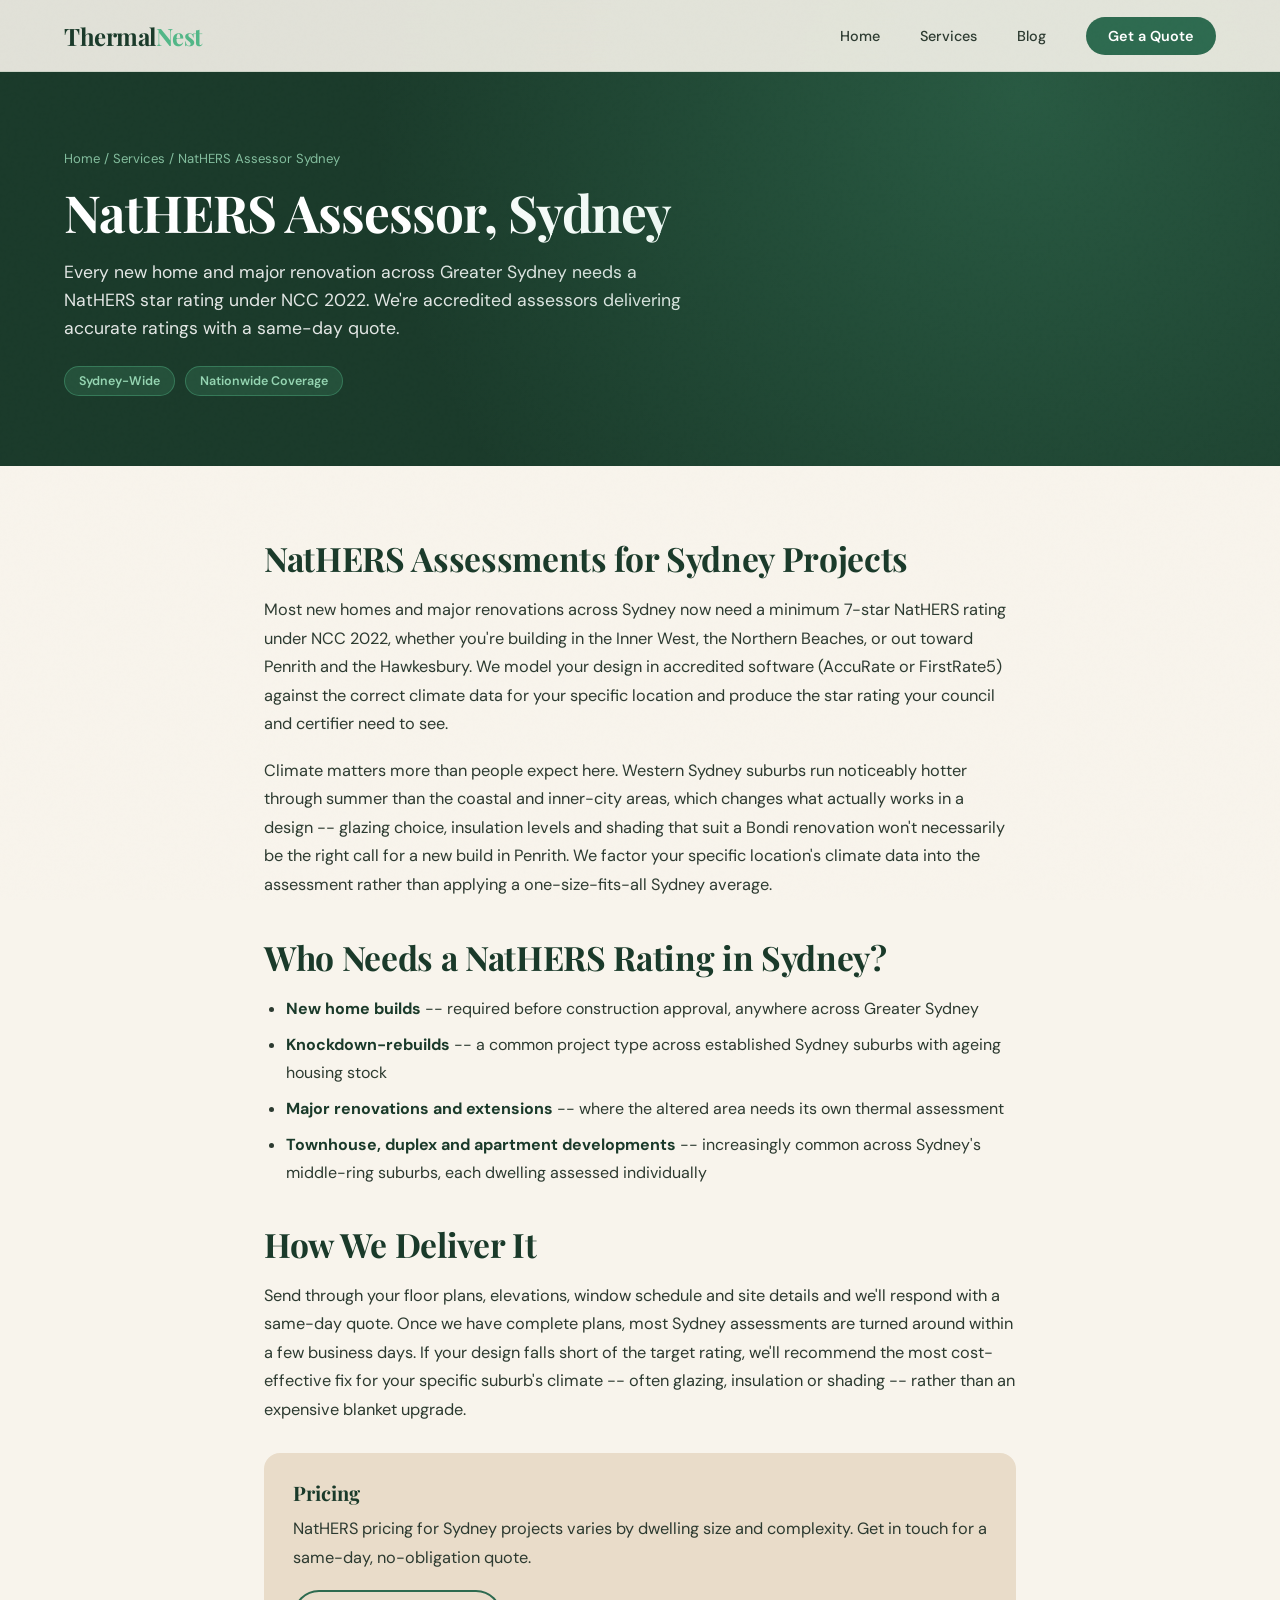
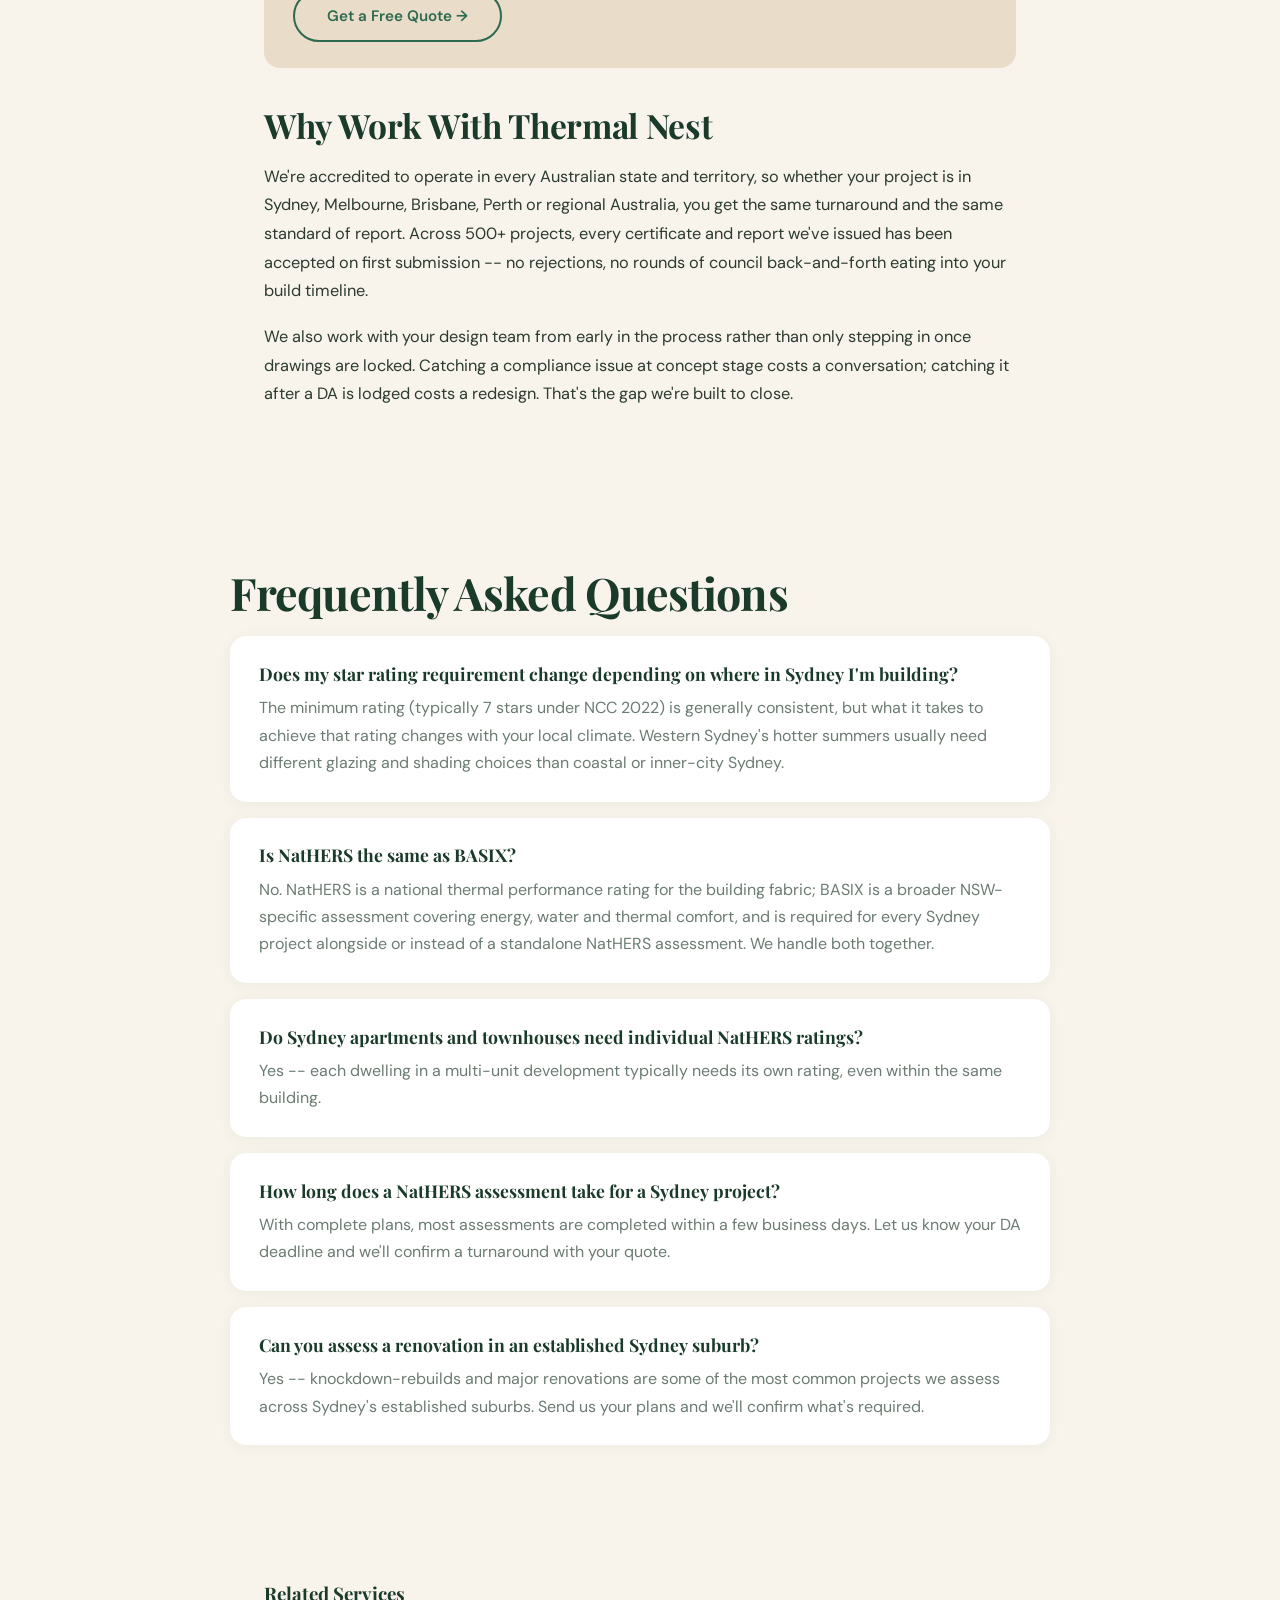
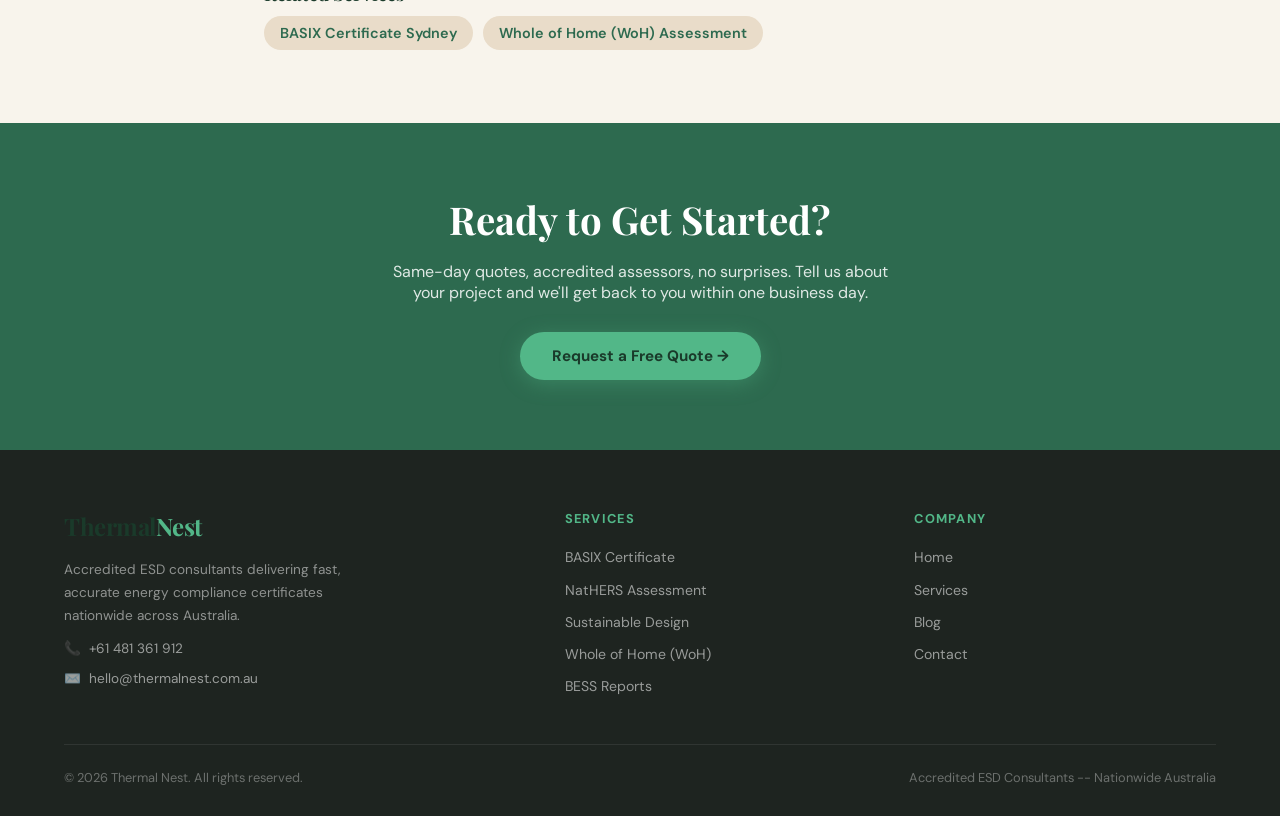
<file: services/nathers-assessor-sydney.html>
<!DOCTYPE html>
<html lang="en">
<head>
  <meta charset="UTF-8" />
  <meta name="viewport" content="width=device-width, initial-scale=1.0" />
  <title>NatHERS Assessor Sydney | Thermal Nest</title>
  <meta name="description" content="Accredited NatHERS assessor covering Greater Sydney. Same-day quotes, fast turnaround, 7-star ratings for new homes and renovations." />
  <link rel="canonical" href="https://thermalnest.com.au/services/nathers-assessor-sydney.html" />

  <!-- Open Graph -->
  <meta property="og:title" content="NatHERS Assessor Sydney | Thermal Nest" />
  <meta property="og:description" content="Accredited NatHERS assessor covering Greater Sydney. Same-day quotes, fast turnaround, 7-star ratings for new homes and renovations." />
  <meta property="og:url" content="https://thermalnest.com.au/services/nathers-assessor-sydney.html" />
  <meta property="og:type" content="website" />
  <meta property="og:image" content="https://thermalnest.com.au/office-lady.png" />

  <!-- Twitter Card -->
  <meta name="twitter:card" content="summary_large_image" />
  <meta name="twitter:title" content="NatHERS Assessor Sydney | Thermal Nest" />
  <meta name="twitter:description" content="Accredited NatHERS assessor covering Greater Sydney. Same-day quotes, fast turnaround, 7-star ratings for new homes and renovations." />

  <!-- Favicon -->
  <link rel="icon" type="image/svg+xml" href="/favicon.svg" />

  <!-- Schema: Service -->
  <script type="application/ld+json">
  {
    "@context": "https://schema.org",
    "@type": "Service",
    "serviceType": "NatHERS Assessment",
    "provider": {
      "@type": "ProfessionalService",
      "name": "Thermal Nest",
      "url": "https://thermalnest.com.au"
    },
    "areaServed": { "@type": "Country", "name": "Australia" },
    "description": "Accredited NatHERS star rating assessments for new homes, renovations and multi-dwelling developments across Greater Sydney."
  }
  </script>

  <!-- Schema: FAQPage -->
  <script type="application/ld+json">
  {
    "@context": "https://schema.org",
    "@type": "FAQPage",
    "mainEntity": [
      {
        "@type": "Question",
        "name": "Does my star rating requirement change depending on where in Sydney I'm building?",
        "acceptedAnswer": { "@type": "Answer", "text": "The minimum rating (typically 7 stars under NCC 2022) is generally consistent, but what it takes to achieve that rating changes with your local climate. Western Sydney's hotter summers usually need different glazing and shading choices than coastal or inner-city Sydney." }
      },
      {
        "@type": "Question",
        "name": "Is NatHERS the same as BASIX?",
        "acceptedAnswer": { "@type": "Answer", "text": "No. NatHERS is a national thermal performance rating for the building fabric; BASIX is a broader NSW-specific assessment covering energy, water and thermal comfort, and is required for every Sydney project alongside or instead of a standalone NatHERS assessment. We handle both together." }
      },
      {
        "@type": "Question",
        "name": "Do Sydney apartments and townhouses need individual NatHERS ratings?",
        "acceptedAnswer": { "@type": "Answer", "text": "Yes -- each dwelling in a multi-unit development typically needs its own rating, even within the same building." }
      },
      {
        "@type": "Question",
        "name": "How long does a NatHERS assessment take for a Sydney project?",
        "acceptedAnswer": { "@type": "Answer", "text": "With complete plans, most assessments are completed within a few business days. Let us know your DA deadline and we'll confirm a turnaround with your quote." }
      },
      {
        "@type": "Question",
        "name": "Can you assess a renovation in an established Sydney suburb?",
        "acceptedAnswer": { "@type": "Answer", "text": "Yes -- knockdown-rebuilds and major renovations are some of the most common projects we assess across Sydney's established suburbs. Send us your plans and we'll confirm what's required." }
      }
    ]
  }
  </script>

  <link rel="preconnect" href="https://fonts.googleapis.com">
  <link rel="preconnect" href="https://fonts.gstatic.com" crossorigin>
  <link href="https://fonts.googleapis.com/css2?family=Playfair+Display:wght@400;600;700&family=DM+Sans:wght@300;400;500;600&display=swap" rel="stylesheet">
  <style>
    *, *::before, *::after { box-sizing: border-box; margin: 0; padding: 0; }
    :root {
      --forest: #1a3a2a; --leaf: #2d6a4f; --sage: #52b788; --mint: #95d5b2;
      --cream: #f8f4ec; --sand: #e9dcc9; --charcoal: #1e2420;
      --white: #ffffff; --text: #2c3a30; --muted: #6b7c72;
      --font-display: 'Playfair Display', Georgia, serif;
      --font-body: 'DM Sans', sans-serif;
      --radius: 16px;
      --transition: all 0.4s cubic-bezier(0.25, 0.46, 0.45, 0.94);
    }
    html { scroll-behavior: smooth; }
    body { font-family: var(--font-body); color: var(--text); background: var(--cream); overflow-x: hidden; }
    body::before {
      content: ''; position: fixed; inset: 0;
      background-image: url("data:image/svg+xml,%3Csvg viewBox='0 0 256 256' xmlns='http://www.w3.org/2000/svg'%3E%3Cfilter id='noise'%3E%3CfeTurbulence type='fractalNoise' baseFrequency='0.9' numOctaves='4' stitchTiles='stitch'/%3E%3C/filter%3E%3Crect width='100%25' height='100%25' filter='url(%23noise)' opacity='0.04'/%3E%3C/svg%3E");
      pointer-events: none; z-index: 9999; opacity: 0.4;
    }

    /* NAV */
    nav {
      position: fixed; top: 0; left: 0; right: 0; z-index: 1000;
      padding: 0 5%; height: 72px; display: flex; align-items: center; justify-content: space-between;
      background: rgba(248,244,236,0.9); backdrop-filter: blur(16px);
      border-bottom: 1px solid rgba(45,106,79,0.12); transition: var(--transition);
    }
    nav.scrolled { background: rgba(248,244,236,0.97); box-shadow: 0 4px 30px rgba(26,58,42,0.08); }
    .nav-logo { font-family: var(--font-display); font-size: 1.5rem; font-weight: 700; color: var(--forest); text-decoration: none; letter-spacing: -0.02em; }
    .nav-logo span { color: var(--sage); }
    .nav-links { display: flex; gap: 2.5rem; list-style: none; }
    .nav-links a { text-decoration: none; color: var(--text); font-size: 0.9rem; font-weight: 500; position: relative; transition: color 0.3s; }
    .nav-links a::after { content: ''; position: absolute; bottom: -4px; left: 0; width: 0; height: 2px; background: var(--sage); transition: width 0.3s; border-radius: 2px; }
    .nav-links a:hover { color: var(--leaf); }
    .nav-links a:hover::after { width: 100%; }
    .nav-cta { background: var(--leaf); color: var(--white) !important; padding: 10px 22px; border-radius: 100px; font-weight: 600 !important; }
    .nav-cta:hover { background: var(--forest) !important; transform: translateY(-1px); }
    .nav-cta::after { display: none !important; }
    .hamburger { display: none; flex-direction: column; gap: 5px; cursor: pointer; background: none; border: none; padding: 4px; }
    .hamburger span { display: block; width: 24px; height: 2px; background: var(--forest); border-radius: 2px; }

    .page { display: none; }
    .page.active { display: block; }

    /* HERO – full bleed photo */
    .hero { min-height: 100vh; position: relative; display: flex; align-items: center; overflow: hidden; }
    .hero-photo {
      position: absolute; inset: 0;
      background: url('https://images.unsplash.com/photo-1618221195710-dd6b41faaea6?w=1800&q=80') center/cover no-repeat;
    }
    .hero-photo::after {
      content: ''; position: absolute; inset: 0;
      background: linear-gradient(100deg, rgba(15,32,20,0.85) 0%, rgba(26,58,42,0.70) 45%, rgba(26,58,42,0.2) 100%);
    }
    .hero-content { position: relative; z-index: 1; padding: 140px 5% 80px; max-width: 680px; }
    .hero-badge {
      display: inline-flex; align-items: center; gap: 8px;
      background: rgba(82,183,136,0.18); border: 1px solid rgba(82,183,136,0.4);
      color: var(--mint); font-size: 0.78rem; font-weight: 600; letter-spacing: 0.1em; text-transform: uppercase;
      padding: 8px 16px; border-radius: 100px; margin-bottom: 1.8rem;
      opacity: 0; animation: fadeUp 0.6s ease forwards 0.2s;
    }
    .hero-badge::before { content: ''; width: 8px; height: 8px; background: var(--sage); border-radius: 50%; animation: pulse 2s ease infinite; }
    @keyframes pulse { 0%,100%{opacity:1;transform:scale(1)} 50%{opacity:.6;transform:scale(1.3)} }
    .hero h1 {
      font-family: var(--font-display); font-size: clamp(2.6rem, 5.5vw, 4.2rem);
      font-weight: 700; line-height: 1.12; color: var(--white); letter-spacing: -0.03em; margin-bottom: 1.5rem;
      opacity: 0; animation: fadeUp 0.7s ease forwards 0.4s;
    }
    .hero h1 em { font-style: normal; color: var(--mint); position: relative; }
    .hero h1 em::after {
      content: ''; position: absolute; bottom: 2px; left: 0; right: 0; height: 3px;
      background: linear-gradient(90deg, var(--sage), var(--mint)); border-radius: 2px;
      transform: scaleX(0); transform-origin: left; animation: lineReveal 0.6s ease forwards 1.2s;
    }
    @keyframes lineReveal { to { transform: scaleX(1); } }
    .hero p { font-size: 1.1rem; line-height: 1.75; color: rgba(255,255,255,0.78); max-width: 500px; margin-bottom: 2.5rem; opacity: 0; animation: fadeUp 0.7s ease forwards 0.6s; }
    .hero-actions { display: flex; gap: 1rem; flex-wrap: wrap; opacity: 0; animation: fadeUp 0.7s ease forwards 0.8s; }
    .hero-scroll { position: absolute; bottom: 2rem; left: 50%; transform: translateX(-50%); z-index: 1; display: flex; flex-direction: column; align-items: center; gap: 6px; color: rgba(255,255,255,0.5); font-size: 0.72rem; letter-spacing: 0.1em; text-transform: uppercase; opacity: 0; animation: fadeIn 1s ease forwards 1.5s; }
    .hero-scroll-line { width: 1px; height: 40px; background: linear-gradient(to bottom, rgba(255,255,255,0.4), transparent); animation: scrollPulse 2s ease infinite; }
    @keyframes scrollPulse { 0%,100%{opacity:.4} 50%{opacity:1} }

    /* BUTTONS */
    .btn-primary { background: var(--sage); color: var(--forest); border: none; padding: 14px 32px; border-radius: 100px; font-family: var(--font-body); font-size: 0.95rem; font-weight: 700; cursor: pointer; text-decoration: none; display: inline-flex; align-items: center; gap: 8px; transition: var(--transition); box-shadow: 0 4px 20px rgba(82,183,136,0.35); }
    .btn-primary:hover { background: var(--mint); transform: translateY(-2px); }
    .btn-secondary { background: transparent; color: var(--white); border: 2px solid rgba(255,255,255,0.5); padding: 14px 32px; border-radius: 100px; font-family: var(--font-body); font-size: 0.95rem; font-weight: 600; cursor: pointer; text-decoration: none; display: inline-flex; align-items: center; gap: 8px; transition: var(--transition); }
    .btn-secondary:hover { border-color: var(--white); background: rgba(255,255,255,0.1); transform: translateY(-2px); }
    .btn-dark { background: var(--leaf); color: var(--white); border: none; padding: 14px 32px; border-radius: 100px; font-family: var(--font-body); font-size: 0.95rem; font-weight: 600; cursor: pointer; text-decoration: none; display: inline-flex; align-items: center; gap: 8px; transition: var(--transition); box-shadow: 0 4px 20px rgba(45,106,79,0.25); }
    .btn-dark:hover { background: var(--forest); transform: translateY(-2px); }
    .btn-outline-dark { background: transparent; color: var(--leaf); border: 2px solid var(--leaf); padding: 14px 32px; border-radius: 100px; font-family: var(--font-body); font-size: 0.95rem; font-weight: 600; cursor: pointer; text-decoration: none; display: inline-flex; align-items: center; gap: 8px; transition: var(--transition); }
    .btn-outline-dark:hover { background: var(--leaf); color: var(--white); transform: translateY(-2px); }

    /* SECTIONS */
    section { padding: 80px 5%; }
    .section-label { display: inline-block; font-size: 0.75rem; font-weight: 700; letter-spacing: 0.12em; text-transform: uppercase; color: var(--sage); margin-bottom: 1rem; }
    .section-title { font-family: var(--font-display); font-size: clamp(1.8rem, 3.5vw, 2.8rem); font-weight: 700; color: var(--forest); line-height: 1.2; letter-spacing: -0.02em; margin-bottom: 1rem; }
    .section-sub { font-size: 1rem; color: var(--muted); line-height: 1.7; max-width: 560px; }

    /* WHO WE ARE */
    .who-section { padding: 80px 5%; display: grid; grid-template-columns: 1fr 1fr; gap: 5rem; align-items: center; background: var(--white); }
    .who-content p { font-size: 1rem; color: var(--muted); line-height: 1.8; margin-bottom: 1.1rem; }
    .who-pills { display: flex; flex-wrap: wrap; gap: 10px; margin-top: 1.8rem; }
    .who-pill { background: rgba(82,183,136,0.1); color: var(--leaf); border: 1px solid rgba(82,183,136,0.25); font-size: 0.82rem; font-weight: 600; padding: 6px 16px; border-radius: 100px; }
    .who-photo { position: relative; border-radius: 24px; overflow: hidden; height: 460px; box-shadow: 0 24px 60px rgba(26,58,42,0.15); }
    .who-photo img { width: 100%; height: 100%; object-fit: cover; display: block; }
    .who-photo-badge { position: absolute; bottom: 24px; left: 24px; background: var(--white); border-radius: 14px; padding: 14px 20px; box-shadow: 0 8px 24px rgba(26,58,42,0.15); display: flex; align-items: center; gap: 12px; }
    .who-photo-badge-icon { width: 40px; height: 40px; background: rgba(82,183,136,0.15); border-radius: 10px; display: flex; align-items: center; justify-content: center; font-size: 1.1rem; }
    .who-photo-badge strong { display: block; font-size: 0.88rem; color: var(--forest); }
    .who-photo-badge span { font-size: 0.75rem; color: var(--muted); }

    /* HOW IT WORKS */
    .steps-grid { display: grid; grid-template-columns: repeat(3,1fr); gap: 2rem; margin-top: 3rem; }
    .step-card { background: var(--white); border-radius: var(--radius); padding: 2.5rem 2rem; border: 1px solid rgba(82,183,136,0.15); transition: var(--transition); position: relative; overflow: hidden; }
    .step-card:hover { transform: translateY(-6px); box-shadow: 0 20px 40px rgba(26,58,42,0.1); }
    .step-num { font-family: var(--font-display); font-size: 4rem; font-weight: 700; color: rgba(82,183,136,0.15); line-height: 1; margin-bottom: 1rem; }
    .step-card h3 { font-family: var(--font-display); font-size: 1.2rem; color: var(--forest); margin-bottom: 0.75rem; }
    .step-card p { font-size: 0.9rem; color: var(--muted); line-height: 1.7; }

    /* WHY CHOOSE US */
    .why-section { background: var(--forest); padding: 80px 5%; }
    .why-section .section-label { color: var(--mint); }
    .why-section .section-title { color: var(--white); }
    .why-section .section-sub { color: rgba(255,255,255,0.65); }
    .why-grid { display: grid; grid-template-columns: repeat(3,1fr); gap: 1.5rem; margin-top: 3rem; }
    .why-card { background: rgba(255,255,255,0.06); border: 1px solid rgba(255,255,255,0.1); border-radius: 20px; padding: 2rem 1.8rem; transition: var(--transition); }
    .why-card:hover { background: rgba(82,183,136,0.1); border-color: rgba(82,183,136,0.3); transform: translateY(-4px); }
    .why-icon { font-size: 2rem; margin-bottom: 1.2rem; }
    .why-card h3 { font-family: var(--font-display); font-size: 1.1rem; color: var(--white); margin-bottom: 0.6rem; }
    .why-card p { font-size: 0.88rem; color: rgba(255,255,255,0.6); line-height: 1.7; }

    /* BLOG CAROUSEL */
    .blog-carousel-section { padding: 80px 5%; background: var(--cream); }
    .carousel-header { display: flex; justify-content: space-between; align-items: flex-end; flex-wrap: wrap; gap: 1rem; margin-bottom: 3rem; }
    .carousel-track-wrap { overflow: hidden; position: relative; }
    .carousel-track-wrap::before, .carousel-track-wrap::after { content: ''; position: absolute; top: 0; bottom: 0; width: 80px; z-index: 2; pointer-events: none; }
    .carousel-track-wrap::before { left: 0; background: linear-gradient(to right, var(--cream), transparent); }
    .carousel-track-wrap::after { right: 0; background: linear-gradient(to left, var(--cream), transparent); }
    .carousel-track { display: flex; gap: 1.5rem; animation: scrollCarousel 24s linear infinite; width: max-content; }
    .carousel-track:hover { animation-play-state: paused; }
    @keyframes scrollCarousel { 0%{transform:translateX(0)} 100%{transform:translateX(-50%)} }
    .carousel-card { width: 300px; flex-shrink: 0; background: var(--white); border-radius: 20px; overflow: hidden; border: 1px solid rgba(82,183,136,0.12); transition: var(--transition); cursor: pointer; }
    .carousel-card:hover { transform: translateY(-6px); box-shadow: 0 16px 48px rgba(26,58,42,0.12); }
    .carousel-thumb { height: 150px; background: linear-gradient(135deg, var(--forest), var(--leaf)); display: flex; align-items: center; justify-content: center; font-size: 2.5rem; position: relative; overflow: hidden; }
    .carousel-thumb-2 { background: linear-gradient(135deg, #2d5016, var(--leaf)); }
    .carousel-thumb-3 { background: linear-gradient(135deg, var(--leaf), #1a4a6a); }
    .carousel-thumb-4 { background: linear-gradient(135deg, #1a3a2a, #2d5a3a); }
    .carousel-thumb-5 { background: linear-gradient(135deg, #2d4a1a, var(--leaf)); }
    .carousel-body { padding: 1.3rem; }
    .carousel-meta { display: flex; align-items: center; gap: 8px; margin-bottom: 0.6rem; }
    .carousel-cat { font-size: 0.7rem; font-weight: 700; letter-spacing: 0.08em; text-transform: uppercase; color: var(--sage); background: rgba(82,183,136,0.1); padding: 3px 10px; border-radius: 100px; }
    .carousel-date { font-size: 0.74rem; color: var(--muted); }
    .carousel-card h3 { font-family: var(--font-display); font-size: 0.98rem; color: var(--forest); line-height: 1.4; margin-bottom: 0.5rem; }
    .carousel-card p { font-size: 0.81rem; color: var(--muted); line-height: 1.6; }
    .carousel-read { display: inline-flex; align-items: center; gap: 5px; margin-top: 0.8rem; font-size: 0.8rem; font-weight: 600; color: var(--leaf); text-decoration: none; transition: gap 0.2s; }
    .carousel-read:hover { gap: 9px; }

    /* CTA */
    .cta-section { text-align: center; background: linear-gradient(160deg, rgba(82,183,136,0.08) 0%, transparent 80%); }

    /* SERVICES */
    .services-hero { padding: 140px 5% 60px; background: linear-gradient(160deg, var(--forest) 0%, var(--leaf) 100%); position: relative; overflow: hidden; }
    .services-hero::before { content:''; position:absolute; width:600px; height:600px; border-radius:50%; background:rgba(82,183,136,0.1); top:-200px; right:-200px; }
    .services-hero h1 { font-family:var(--font-display); font-size:clamp(2rem,4vw,3rem); color:var(--white); font-weight:700; letter-spacing:-0.02em; position:relative; }
    .services-hero p { color:rgba(255,255,255,0.75); font-size:1.05rem; margin-top:1rem; max-width:500px; line-height:1.7; position:relative; }
    .services-grid { display:grid; grid-template-columns:repeat(2,1fr); gap:1.5rem; margin-top:3rem; }
    .service-card { background:var(--white); border-radius:20px; padding:2.5rem; border:1px solid rgba(82,183,136,0.15); position:relative; overflow:hidden; transition:var(--transition); }
    .service-card:hover { transform:translateY(-4px); box-shadow:0 16px 48px rgba(26,58,42,0.12); border-color:rgba(82,183,136,0.35); }
    .service-card.featured { grid-column:span 2; background:linear-gradient(135deg,var(--forest) 0%,var(--leaf) 100%); }
    .service-icon { width:52px; height:52px; border-radius:14px; display:flex; align-items:center; justify-content:center; font-size:1.4rem; margin-bottom:1.5rem; background:rgba(82,183,136,0.12); }
    .service-card.featured .service-icon { background:rgba(255,255,255,0.15); }
    .service-card h3 { font-family:var(--font-display); font-size:1.25rem; color:var(--forest); margin-bottom:0.75rem; font-weight:600; }
    .service-card.featured h3 { color:var(--white); }
    .service-card p { font-size:0.9rem; color:var(--muted); line-height:1.7; }
    .service-card.featured p { color:rgba(255,255,255,0.8); }
    .service-tag { display:inline-block; margin-top:1.2rem; font-size:0.75rem; font-weight:600; letter-spacing:0.06em; text-transform:uppercase; color:var(--sage); background:rgba(82,183,136,0.1); padding:5px 12px; border-radius:100px; }
    .service-card.featured .service-tag { color:var(--mint); background:rgba(255,255,255,0.12); }
    .service-stripe { position:absolute; bottom:0; right:0; width:80px; height:80px; background:linear-gradient(135deg,transparent 50%,rgba(82,183,136,0.08) 50%); }

    /* BLOG PAGE */
    .blog-hero { padding:140px 5% 60px; background:var(--cream); }
    .blog-grid { display:grid; grid-template-columns:repeat(3,1fr); gap:1.5rem; margin-top:3rem; }
    .blog-card { background:var(--white); border-radius:20px; overflow:hidden; border:1px solid rgba(82,183,136,0.1); transition:var(--transition); }
    .blog-card:hover { transform:translateY(-4px); box-shadow:0 16px 48px rgba(26,58,42,0.1); }
    .blog-thumb { height:180px; background:linear-gradient(135deg,var(--forest),var(--leaf)); display:flex; align-items:center; justify-content:center; font-size:3rem; position:relative; overflow:hidden; }
    .blog-thumb::after { content:''; position:absolute; inset:0; background:linear-gradient(0deg,rgba(26,58,42,0.4) 0%,transparent 60%); }
    .blog-thumb-2 { background:linear-gradient(135deg,#2d5016,var(--leaf)); }
    .blog-thumb-3 { background:linear-gradient(135deg,var(--leaf),#1a4a6a); }
    .blog-body { padding:1.5rem; }
    .blog-meta { display:flex; align-items:center; gap:8px; margin-bottom:0.75rem; }
    .blog-cat { font-size:0.72rem; font-weight:700; letter-spacing:0.08em; text-transform:uppercase; color:var(--sage); background:rgba(82,183,136,0.1); padding:3px 10px; border-radius:100px; }
    .blog-date { font-size:0.78rem; color:var(--muted); }
    .blog-card h3 { font-family:var(--font-display); font-size:1.05rem; color:var(--forest); line-height:1.4; margin-bottom:0.6rem; }
    .blog-card p { font-size:0.85rem; color:var(--muted); line-height:1.65; }
    .blog-read { display:inline-flex; align-items:center; gap:6px; margin-top:1rem; font-size:0.82rem; font-weight:600; color:var(--leaf); text-decoration:none; transition:gap 0.2s; }
    .blog-read:hover { gap:10px; }

    /* CONTACT */
    .contact-layout { padding:140px 5% 80px; display:grid; grid-template-columns:1fr 1.2fr; gap:5rem; align-items:start; }
    .contact-info h1 { font-family:var(--font-display); font-size:clamp(2rem,4vw,3rem); color:var(--forest); font-weight:700; letter-spacing:-0.02em; margin-bottom:1rem; }
    .contact-info p { font-size:1rem; color:var(--muted); line-height:1.75; margin-bottom:2.5rem; }
    .contact-items { display:flex; flex-direction:column; gap:1.2rem; }
    .contact-item { display:flex; align-items:center; gap:1rem; padding:1.2rem 1.5rem; background:var(--white); border-radius:14px; border:1px solid rgba(82,183,136,0.12); }
    .contact-item-icon { width:44px; height:44px; background:rgba(82,183,136,0.12); border-radius:12px; display:flex; align-items:center; justify-content:center; font-size:1.1rem; flex-shrink:0; }
    .contact-item-text strong { display:block; font-size:0.82rem; font-weight:700; text-transform:uppercase; letter-spacing:0.08em; color:var(--muted); margin-bottom:2px; }
    .contact-item-text span { font-size:0.95rem; color:var(--text); font-weight:500; }
    .contact-form { background:var(--white); border-radius:24px; padding:3rem; box-shadow:0 20px 60px rgba(26,58,42,0.08); border:1px solid rgba(82,183,136,0.12); }
    .contact-form h2 { font-family:var(--font-display); font-size:1.6rem; color:var(--forest); margin-bottom:2rem; font-weight:700; }
    .form-row { display:grid; grid-template-columns:1fr 1fr; gap:1rem; }
    .form-group { display:flex; flex-direction:column; gap:6px; margin-bottom:1.2rem; }
    .form-group label { font-size:0.82rem; font-weight:600; color:var(--text); }
    .form-group input, .form-group select, .form-group textarea { font-family:var(--font-body); font-size:0.92rem; color:var(--text); background:var(--cream); border:1.5px solid rgba(82,183,136,0.2); border-radius:10px; padding:12px 16px; transition:border-color 0.3s, box-shadow 0.3s; outline:none; width:100%; }
    .form-group input:focus, .form-group select:focus, .form-group textarea:focus { border-color:var(--sage); box-shadow:0 0 0 3px rgba(82,183,136,0.1); background:var(--white); }
    .form-group textarea { resize:vertical; min-height:120px; }
    .form-submit { width:100%; background:var(--leaf); color:var(--white); border:none; padding:15px; border-radius:12px; font-family:var(--font-body); font-size:1rem; font-weight:600; cursor:pointer; transition:var(--transition); box-shadow:0 4px 20px rgba(45,106,79,0.25); margin-top:0.5rem; }
    .form-submit:hover { background:var(--forest); transform:translateY(-2px); }
    .form-success { display:none; text-align:center; padding:3rem 2rem; }
    .form-success .check { width:64px; height:64px; background:rgba(82,183,136,0.15); border-radius:50%; display:flex; align-items:center; justify-content:center; margin:0 auto 1.5rem; font-size:1.8rem; }
    .form-success h3 { font-family:var(--font-display); font-size:1.4rem; color:var(--forest); margin-bottom:0.5rem; }
    .form-success p { color:var(--muted); font-size:0.9rem; }

    /* FOOTER */
    footer { background:var(--charcoal); padding:60px 5% 30px; }
    .footer-top { display:grid; grid-template-columns:1.5fr 1fr 1fr; gap:3rem; padding-bottom:3rem; border-bottom:1px solid rgba(255,255,255,0.08); }
    .footer-brand p { color:rgba(255,255,255,0.5); font-size:0.85rem; line-height:1.7; margin-top:1rem; max-width:280px; }
    .footer-contact-line { display:flex; align-items:center; gap:8px; margin-top:0.8rem; font-size:0.85rem; color:rgba(255,255,255,0.55); text-decoration:none; transition:color 0.3s; }
    .footer-contact-line:hover { color:var(--mint); }
    .footer-col h4 { font-size:0.8rem; font-weight:700; letter-spacing:0.1em; text-transform:uppercase; color:var(--sage); margin-bottom:1.2rem; }
    .footer-col ul { list-style:none; display:flex; flex-direction:column; gap:0.7rem; }
    .footer-col ul li a { color:rgba(255,255,255,0.55); text-decoration:none; font-size:0.88rem; transition:color 0.3s; }
    .footer-col ul li a:hover { color:var(--mint); }
    .footer-bottom { padding-top:1.5rem; display:flex; justify-content:space-between; align-items:center; }
    .footer-bottom p { color:rgba(255,255,255,0.35); font-size:0.8rem; }

    /* FILE UPLOAD */
    .file-upload-area {
      border: 2px dashed rgba(82,183,136,0.35); border-radius: 12px;
      padding: 1.5rem; text-align: center; cursor: pointer;
      background: rgba(82,183,136,0.04); transition: var(--transition);
    }
    .file-upload-area:hover { border-color: var(--sage); background: rgba(82,183,136,0.08); }
    .file-upload-area.dragover { border-color: var(--leaf); background: rgba(82,183,136,0.12); }
    .file-upload-icon { font-size: 1.6rem; margin-bottom: 6px; }
    .file-upload-text { font-size: 0.88rem; font-weight: 600; color: var(--leaf); }
    .file-upload-sub { font-size: 0.76rem; color: var(--muted); margin-top: 3px; }

    /* ANIMATIONS */
    @keyframes fadeUp { from{opacity:0;transform:translateY(24px)} to{opacity:1;transform:translateY(0)} }
    @keyframes fadeIn { from{opacity:0} to{opacity:1} }
    .reveal { opacity:0; transform:translateY(30px); transition:opacity 0.7s ease, transform 0.7s ease; }
    .reveal.visible { opacity:1; transform:translateY(0); }

    /* RESPONSIVE */
    @media (max-width:900px) {
      .who-section { grid-template-columns:1fr; }
      .who-photo { height:300px; }
      .steps-grid, .why-grid { grid-template-columns:1fr; }
      .services-grid { grid-template-columns:1fr; }
      .service-card.featured { grid-column:span 1; }
      .blog-grid { grid-template-columns:1fr; }
      .contact-layout { grid-template-columns:1fr; gap:2rem; padding-top:100px; }
      .form-row { grid-template-columns:1fr; }
      .footer-top { grid-template-columns:1fr; gap:2rem; }
      .nav-links { display:none; }
      .hamburger { display:flex; }
      .carousel-header { flex-direction:column; align-items:flex-start; }
    }
    @media (max-width:600px) {
      .why-grid { grid-template-columns:1fr; }
    }

    /* --- Added for multi-page templates --- */
    .page-hero { background: var(--forest); padding: 150px 5% 70px; position: relative; overflow: hidden; }
    .page-hero::after { content:''; position:absolute; inset:0; background: radial-gradient(circle at 80% 20%, rgba(82,183,136,0.25), transparent 60%); }
    .page-hero-inner { position: relative; max-width: 900px; }
    .breadcrumb { font-size: 0.82rem; color: var(--mint); margin-bottom: 1rem; opacity:0.85; }
    .breadcrumb a { color: var(--mint); text-decoration: none; }
    .breadcrumb a:hover { text-decoration: underline; }
    .page-hero h1 { font-family: var(--font-display); color: var(--white); font-size: clamp(2rem, 4.5vw, 3.2rem); line-height: 1.15; letter-spacing: -0.02em; margin-bottom: 1rem; }
    .page-hero-lead { color: rgba(255,255,255,0.88); font-size: 1.1rem; max-width: 640px; line-height: 1.6; }
    .page-hero-badges { display:flex; gap:10px; flex-wrap:wrap; margin-top:1.5rem; }
    .page-hero-badges span { background: rgba(82,183,136,0.18); border:1px solid rgba(82,183,136,0.4); color: var(--mint); font-size:0.78rem; font-weight:600; padding:6px 14px; border-radius:100px; }

    .prose-section { padding: 70px 5%; max-width: 880px; margin: 0 auto; }
    .prose-section h2 { font-family: var(--font-display); color: var(--forest); font-size: clamp(1.5rem, 3vw, 2.1rem); margin: 2.2rem 0 1rem; letter-spacing: -0.01em; }
    .prose-section h2:first-child { margin-top: 0; }
    .prose-section h3 { font-family: var(--font-display); color: var(--forest); font-size: 1.25rem; margin: 1.6rem 0 0.6rem; }
    .prose-section p { color: var(--text); line-height: 1.75; margin-bottom: 1.1rem; font-size: 1.02rem; }
    .prose-section ul, .prose-section ol { color: var(--text); line-height: 1.75; margin: 0 0 1.2rem 1.4rem; }
    .prose-section li { margin-bottom: 0.5rem; }
    .prose-section strong { color: var(--forest); }

    .info-band { background: var(--sand); border-radius: var(--radius); padding: 1.6rem 1.8rem; margin: 1.8rem 0; }
    .info-band h3 { margin-top:0 !important; }

    .faq-section { background: var(--cream); padding: 70px 5%; }
    .faq-inner { max-width: 820px; margin: 0 auto; }
    .faq-item { background: var(--white); border-radius: var(--radius); padding: 1.6rem 1.8rem; margin-bottom: 1rem; box-shadow: 0 2px 14px rgba(26,58,42,0.05); }
    .faq-item h3 { font-family: var(--font-display); color: var(--forest); font-size: 1.1rem; margin-bottom: 0.6rem; }
    .faq-item p { color: var(--muted); line-height: 1.7; margin: 0; }

    .cta-band { background: var(--leaf); padding: 70px 5%; text-align: center; }
    .cta-band h2 { font-family: var(--font-display); color: var(--white); font-size: clamp(1.6rem, 3.5vw, 2.4rem); margin-bottom: 1rem; }
    .cta-band p { color: rgba(255,255,255,0.85); margin-bottom: 1.8rem; max-width: 520px; margin-left:auto; margin-right:auto; }

    .related-links { padding: 50px 5% 80px; max-width: 880px; margin: 0 auto; }
    .related-links h3 { font-family: var(--font-display); color: var(--forest); margin-bottom: 1rem; }
    .related-links ul { list-style:none; display:flex; flex-wrap:wrap; gap: 10px; }
    .related-links a { color: var(--leaf); text-decoration:none; font-weight:600; background: var(--sand); padding: 8px 16px; border-radius:100px; font-size:0.9rem; }
    .related-links a:hover { background: var(--mint); }

  </style>

</head>
<body>

<nav id="navbar">
  <a href="/index.html" class="nav-logo">Thermal<span>Nest</span></a>
  <ul class="nav-links">
    <li><a href="/index.html">Home</a></li>
    <li><a href="/services/index.html">Services</a></li>
    <li><a href="/blog/index.html">Blog</a></li>
    <li><a href="/contact.html" class="nav-cta">Get a Quote</a></li>
  </ul>
  <button class="hamburger" onclick="document.querySelector('.nav-links').classList.toggle('open')" aria-label="Menu">
    <span></span><span></span><span></span>
  </button>
</nav>

<main>
  <section class="page-hero">
    <div class="page-hero-inner">
      <p class="breadcrumb"><a href="/index.html">Home</a> / <a href="/services/index.html">Services</a> / NatHERS Assessor Sydney</p>
      <h1>NatHERS Assessor, Sydney</h1>
      <p class="page-hero-lead">Every new home and major renovation across Greater Sydney needs a NatHERS star rating under NCC 2022. We're accredited assessors delivering accurate ratings with a same-day quote.</p>
      <div class="page-hero-badges"><span>Sydney-Wide</span><span>Nationwide Coverage</span></div>
    </div>
  </section>

  <section class="prose-section">

      <h2>NatHERS Assessments for Sydney Projects</h2>
      <p>Most new homes and major renovations across Sydney now need a minimum 7-star NatHERS rating under NCC 2022, whether you're building in the Inner West, the Northern Beaches, or out toward Penrith and the Hawkesbury. We model your design in accredited software (AccuRate or FirstRate5) against the correct climate data for your specific location and produce the star rating your council and certifier need to see.</p>
      <p>Climate matters more than people expect here. Western Sydney suburbs run noticeably hotter through summer than the coastal and inner-city areas, which changes what actually works in a design -- glazing choice, insulation levels and shading that suit a Bondi renovation won't necessarily be the right call for a new build in Penrith. We factor your specific location's climate data into the assessment rather than applying a one-size-fits-all Sydney average.</p>

      <h2>Who Needs a NatHERS Rating in Sydney?</h2>
      <ul>
        <li><strong>New home builds</strong> -- required before construction approval, anywhere across Greater Sydney</li>
        <li><strong>Knockdown-rebuilds</strong> -- a common project type across established Sydney suburbs with ageing housing stock</li>
        <li><strong>Major renovations and extensions</strong> -- where the altered area needs its own thermal assessment</li>
        <li><strong>Townhouse, duplex and apartment developments</strong> -- increasingly common across Sydney's middle-ring suburbs, each dwelling assessed individually</li>
      </ul>

      <h2>How We Deliver It</h2>
      <p>Send through your floor plans, elevations, window schedule and site details and we'll respond with a same-day quote. Once we have complete plans, most Sydney assessments are turned around within a few business days. If your design falls short of the target rating, we'll recommend the most cost-effective fix for your specific suburb's climate -- often glazing, insulation or shading -- rather than an expensive blanket upgrade.</p>

      <div class="info-band">
        <h3>Pricing</h3>
        <p>NatHERS pricing for Sydney projects varies by dwelling size and complexity. Get in touch for a same-day, no-obligation quote.</p>
        <a href="/contact.html" class="btn-outline-dark">Get a Free Quote &rarr;</a>
      </div>

      <h2>Why Work With Thermal Nest</h2>
      <p>We're accredited to operate in every Australian state and territory, so whether your project is in Sydney, Melbourne, Brisbane, Perth or regional Australia, you get the same turnaround and the same standard of report. Across 500+ projects, every certificate and report we've issued has been accepted on first submission -- no rejections, no rounds of council back-and-forth eating into your build timeline.</p>
      <p>We also work with your design team from early in the process rather than only stepping in once drawings are locked. Catching a compliance issue at concept stage costs a conversation; catching it after a DA is lodged costs a redesign. That's the gap we're built to close.</p>

  </section>

  <section class="faq-section">
    <div class="faq-inner">
      <h2 class="section-title">Frequently Asked Questions</h2>
      <div class="faq-item">
        <h3>Does my star rating requirement change depending on where in Sydney I'm building?</h3>
        <p>The minimum rating (typically 7 stars under NCC 2022) is generally consistent, but what it takes to achieve that rating changes with your local climate. Western Sydney's hotter summers usually need different glazing and shading choices than coastal or inner-city Sydney.</p>
      </div>
      <div class="faq-item">
        <h3>Is NatHERS the same as BASIX?</h3>
        <p>No. NatHERS is a national thermal performance rating for the building fabric; BASIX is a broader NSW-specific assessment covering energy, water and thermal comfort, and is required for every Sydney project alongside or instead of a standalone NatHERS assessment. We handle both together.</p>
      </div>
      <div class="faq-item">
        <h3>Do Sydney apartments and townhouses need individual NatHERS ratings?</h3>
        <p>Yes -- each dwelling in a multi-unit development typically needs its own rating, even within the same building.</p>
      </div>
      <div class="faq-item">
        <h3>How long does a NatHERS assessment take for a Sydney project?</h3>
        <p>With complete plans, most assessments are completed within a few business days. Let us know your DA deadline and we'll confirm a turnaround with your quote.</p>
      </div>
      <div class="faq-item">
        <h3>Can you assess a renovation in an established Sydney suburb?</h3>
        <p>Yes -- knockdown-rebuilds and major renovations are some of the most common projects we assess across Sydney's established suburbs. Send us your plans and we'll confirm what's required.</p>
      </div>
    </div>
  </section>

  <section class="related-links">
    <h3>Related Services</h3>
    <ul>
      <li><a href="/services/basix-certificate-sydney.html">BASIX Certificate Sydney</a></li>
      <li><a href="/services/whole-of-home-assessment.html">Whole of Home (WoH) Assessment</a></li>
    </ul>
  </section>

  <section class="cta-band">
    <h2>Ready to Get Started?</h2>
    <p>Same-day quotes, accredited assessors, no surprises. Tell us about your project and we'll get back to you within one business day.</p>
    <a href="/contact.html" class="btn-primary">Request a Free Quote &rarr;</a>
  </section>
</main>

<footer>
  <div class="footer-top">
    <div class="footer-brand">
      <a href="/index.html" class="nav-logo">Thermal<span style="color:var(--sage)">Nest</span></a>
      <p>Accredited ESD consultants delivering fast, accurate energy compliance certificates nationwide across Australia.</p>
      <a href="tel:+61481361912" class="footer-contact-line">📞 &nbsp;+61 481 361 912</a>
      <a href="mailto:hello@thermalnest.com.au" class="footer-contact-line">✉️ &nbsp;hello@thermalnest.com.au</a>
    </div>
    <div class="footer-col">
      <h4>Services</h4>
      <ul>
        <li><a href="/services/basix-certificate.html">BASIX Certificate</a></li>
        <li><a href="/services/nathers-assessment.html">NatHERS Assessment</a></li>
        <li><a href="/services/sustainable-design-assessment.html">Sustainable Design</a></li>
        <li><a href="/services/whole-of-home-assessment.html">Whole of Home (WoH)</a></li>
        <li><a href="/services/bess-assessment.html">BESS Reports</a></li>
      </ul>
    </div>
    <div class="footer-col">
      <h4>Company</h4>
      <ul>
        <li><a href="/index.html">Home</a></li>
        <li><a href="/services/index.html">Services</a></li>
        <li><a href="/blog/index.html">Blog</a></li>
        <li><a href="/contact.html">Contact</a></li>
      </ul>
    </div>
  </div>
  <div class="footer-bottom">
    <p>© 2026 Thermal Nest. All rights reserved.</p>
    <p>Accredited ESD Consultants -- Nationwide Australia</p>
  </div>
</footer>

</body>
</html>
</file>
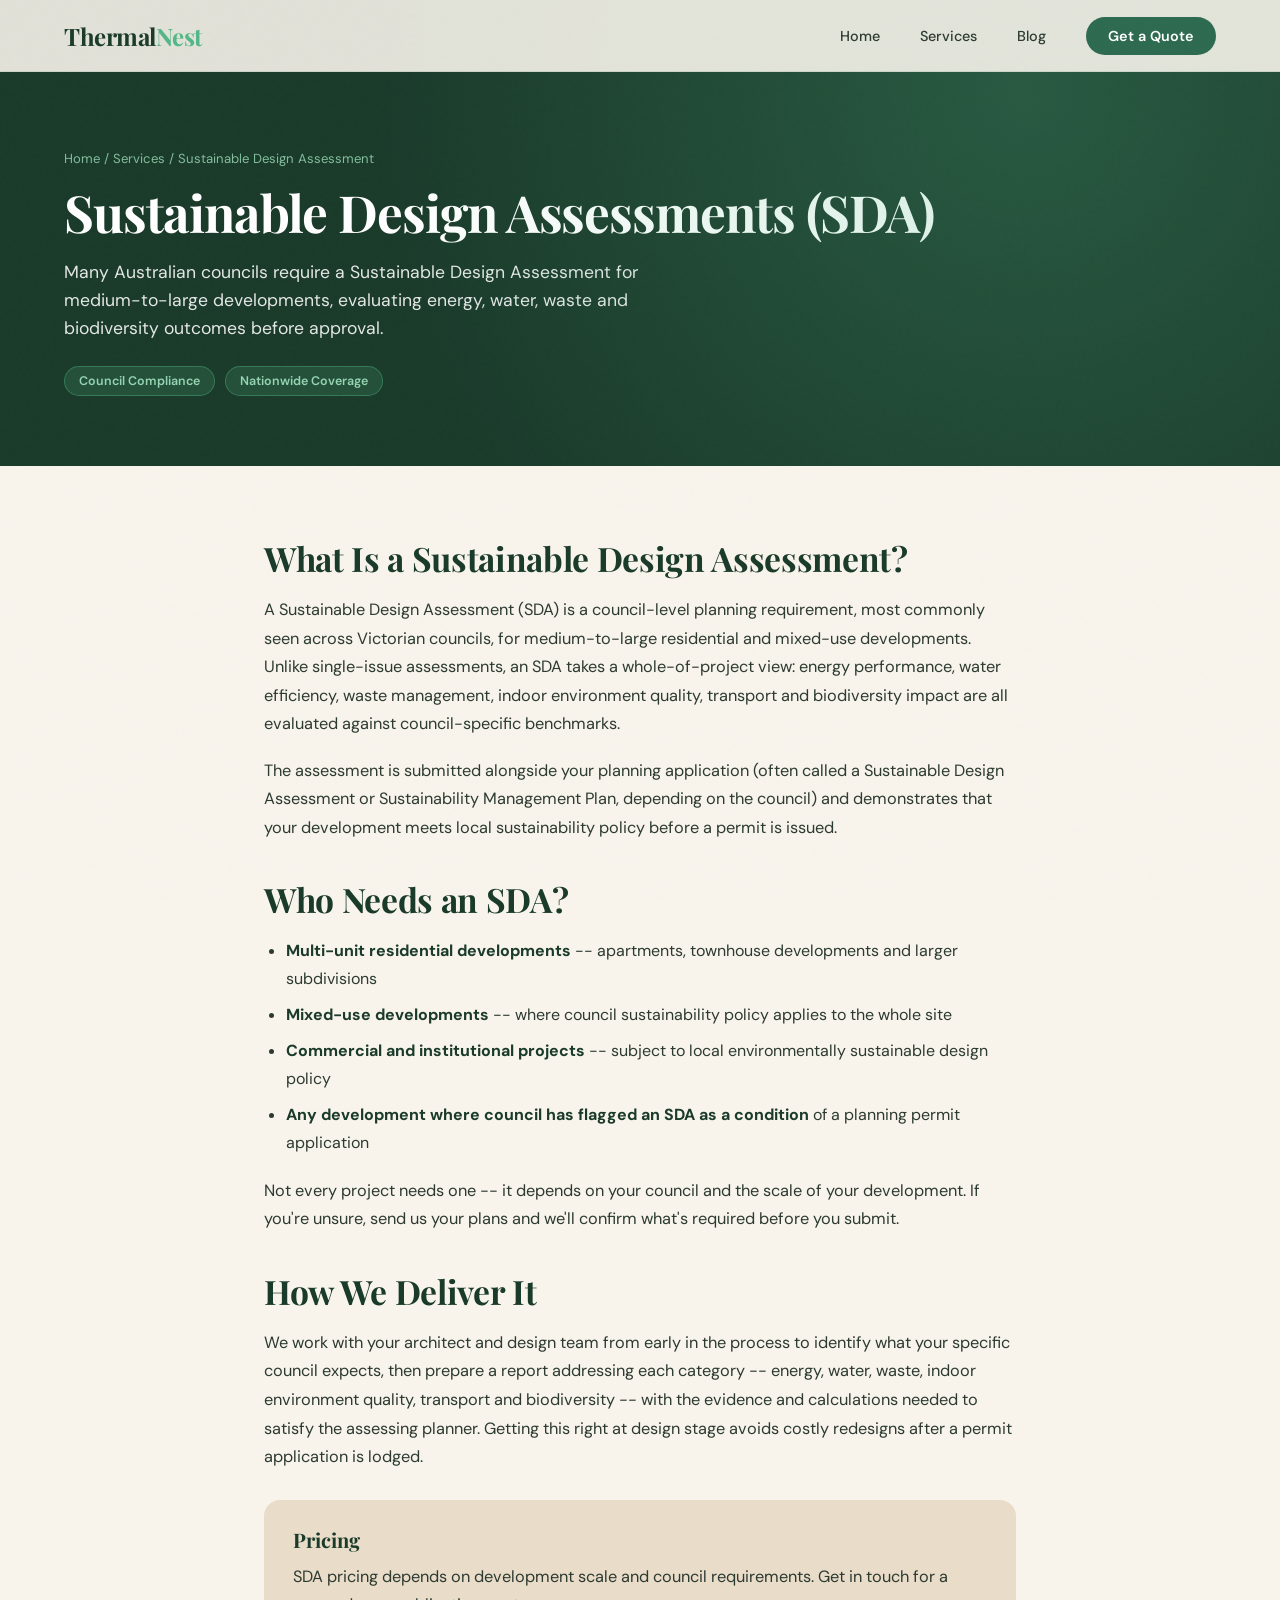
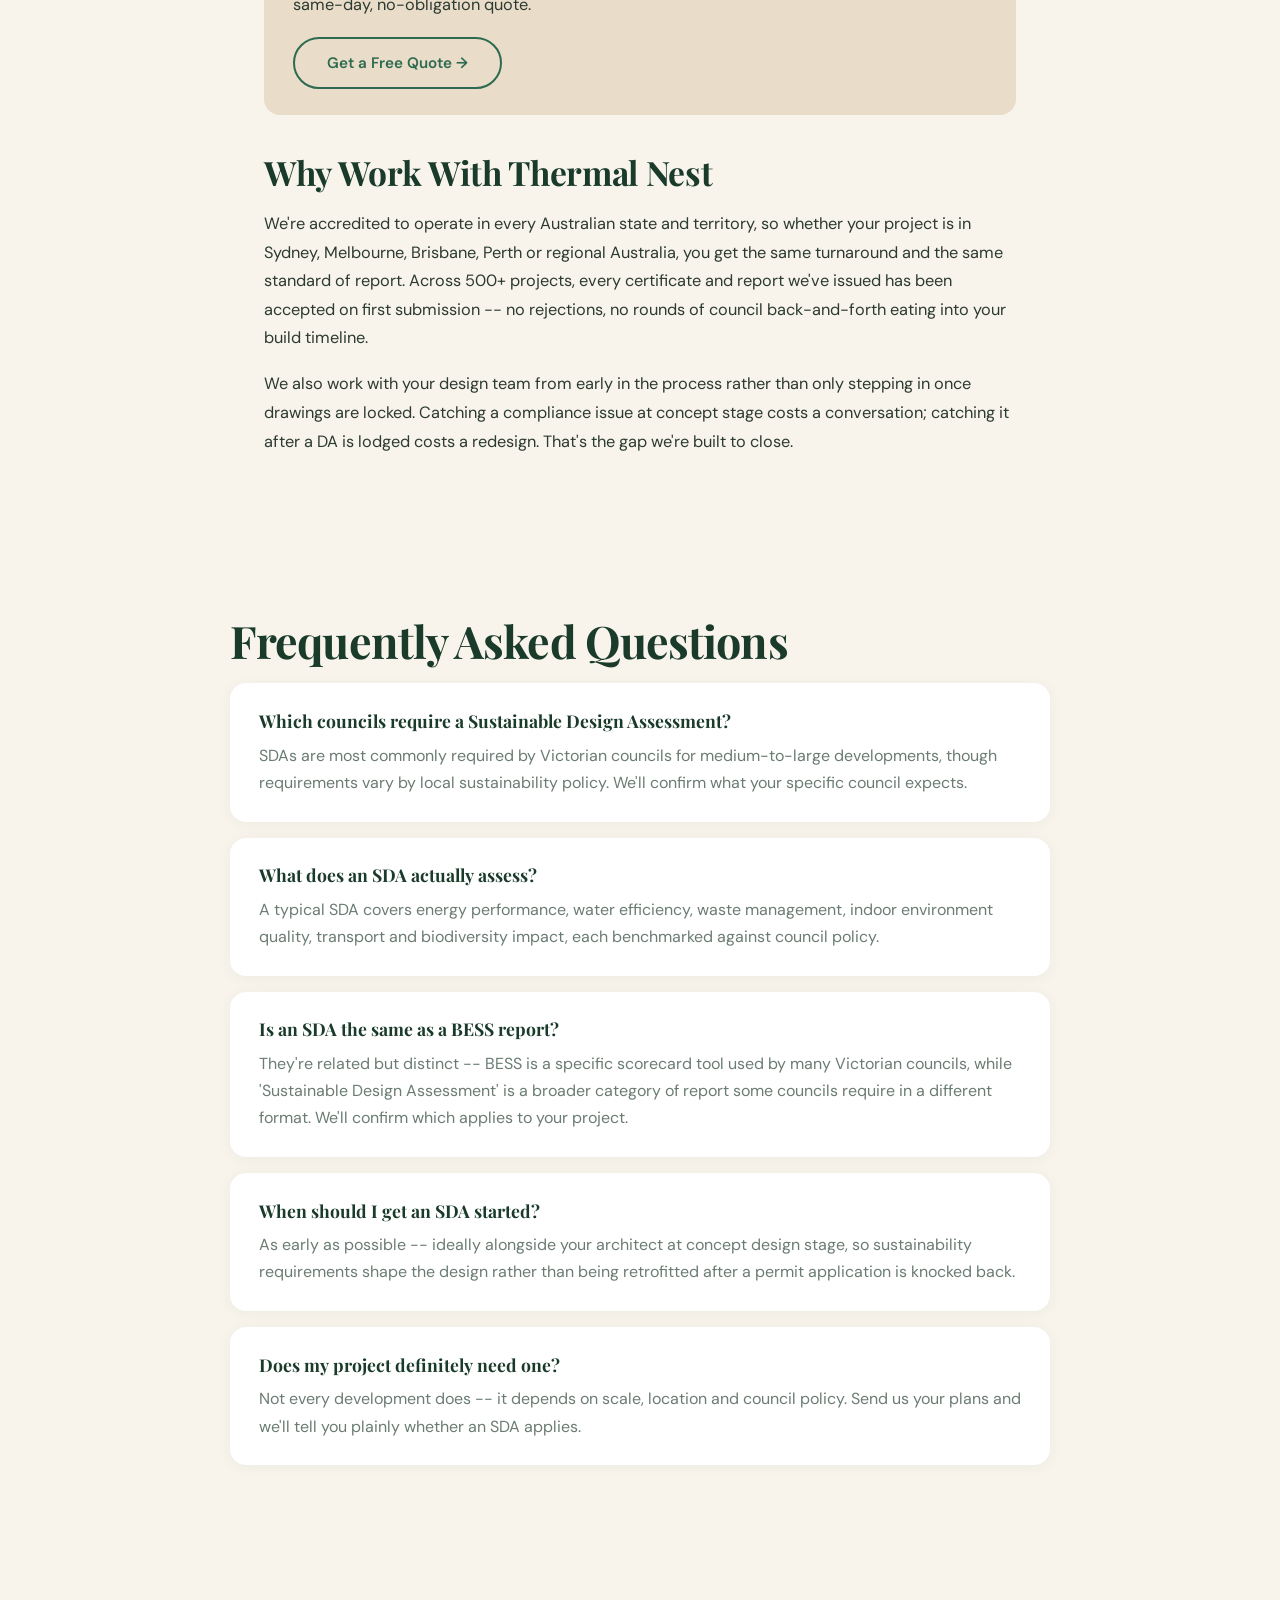
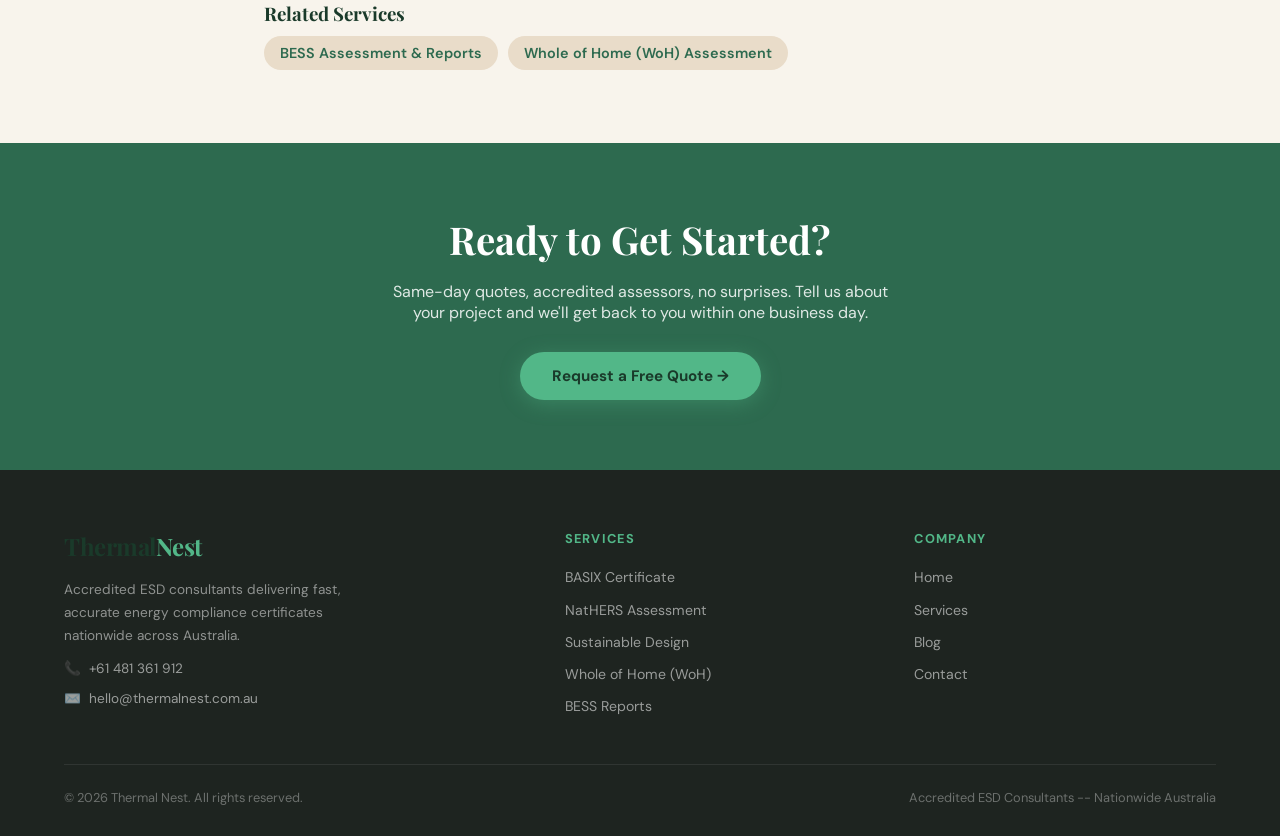
<file: services/sustainable-design-assessment.html>
<!DOCTYPE html>
<html lang="en">
<head>
  <meta charset="UTF-8" />
  <meta name="viewport" content="width=device-width, initial-scale=1.0" />
  <title>Sustainable Design Assessment (SDA) | Thermal Nest</title>
  <meta name="description" content="Sustainable Design Assessments for council-required developments, covering energy, water, waste and biodiversity across Australia." />
  <link rel="canonical" href="https://thermalnest.com.au/services/sustainable-design-assessment.html" />

  <!-- Open Graph -->
  <meta property="og:title" content="Sustainable Design Assessment (SDA) | Thermal Nest" />
  <meta property="og:description" content="Sustainable Design Assessments for council-required developments, covering energy, water, waste and biodiversity across Australia." />
  <meta property="og:url" content="https://thermalnest.com.au/services/sustainable-design-assessment.html" />
  <meta property="og:type" content="website" />
  <meta property="og:image" content="https://thermalnest.com.au/office-lady.png" />

  <!-- Twitter Card -->
  <meta name="twitter:card" content="summary_large_image" />
  <meta name="twitter:title" content="Sustainable Design Assessment (SDA) | Thermal Nest" />
  <meta name="twitter:description" content="Sustainable Design Assessments for council-required developments, covering energy, water, waste and biodiversity across Australia." />

  <!-- Favicon -->
  <link rel="icon" type="image/svg+xml" href="/favicon.svg" />

  <!-- Schema: Service -->
  <script type="application/ld+json">
  {
    "@context": "https://schema.org",
    "@type": "Service",
    "serviceType": "Sustainable Design Assessment",
    "provider": {
      "@type": "ProfessionalService",
      "name": "Thermal Nest",
      "url": "https://thermalnest.com.au"
    },
    "areaServed": { "@type": "Country", "name": "Australia" },
    "description": "Sustainable Design Assessments (SDA) evaluating energy, water, waste and biodiversity outcomes for council-required developments."
  }
  </script>

  <!-- Schema: FAQPage -->
  <script type="application/ld+json">
  {
    "@context": "https://schema.org",
    "@type": "FAQPage",
    "mainEntity": [
      {
        "@type": "Question",
        "name": "Which councils require a Sustainable Design Assessment?",
        "acceptedAnswer": { "@type": "Answer", "text": "SDAs are most commonly required by Victorian councils for medium-to-large developments, though requirements vary by local sustainability policy. We'll confirm what your specific council expects." }
      },
      {
        "@type": "Question",
        "name": "What does an SDA actually assess?",
        "acceptedAnswer": { "@type": "Answer", "text": "A typical SDA covers energy performance, water efficiency, waste management, indoor environment quality, transport and biodiversity impact, each benchmarked against council policy." }
      },
      {
        "@type": "Question",
        "name": "Is an SDA the same as a BESS report?",
        "acceptedAnswer": { "@type": "Answer", "text": "They're related but distinct -- BESS is a specific scorecard tool used by many Victorian councils, while 'Sustainable Design Assessment' is a broader category of report some councils require in a different format. We'll confirm which applies to your project." }
      },
      {
        "@type": "Question",
        "name": "When should I get an SDA started?",
        "acceptedAnswer": { "@type": "Answer", "text": "As early as possible -- ideally alongside your architect at concept design stage, so sustainability requirements shape the design rather than being retrofitted after a permit application is knocked back." }
      },
      {
        "@type": "Question",
        "name": "Does my project definitely need one?",
        "acceptedAnswer": { "@type": "Answer", "text": "Not every development does -- it depends on scale, location and council policy. Send us your plans and we'll tell you plainly whether an SDA applies." }
      }
    ]
  }
  </script>

  <link rel="preconnect" href="https://fonts.googleapis.com">
  <link rel="preconnect" href="https://fonts.gstatic.com" crossorigin>
  <link href="https://fonts.googleapis.com/css2?family=Playfair+Display:wght@400;600;700&family=DM+Sans:wght@300;400;500;600&display=swap" rel="stylesheet">
  <style>
    *, *::before, *::after { box-sizing: border-box; margin: 0; padding: 0; }
    :root {
      --forest: #1a3a2a; --leaf: #2d6a4f; --sage: #52b788; --mint: #95d5b2;
      --cream: #f8f4ec; --sand: #e9dcc9; --charcoal: #1e2420;
      --white: #ffffff; --text: #2c3a30; --muted: #6b7c72;
      --font-display: 'Playfair Display', Georgia, serif;
      --font-body: 'DM Sans', sans-serif;
      --radius: 16px;
      --transition: all 0.4s cubic-bezier(0.25, 0.46, 0.45, 0.94);
    }
    html { scroll-behavior: smooth; }
    body { font-family: var(--font-body); color: var(--text); background: var(--cream); overflow-x: hidden; }
    body::before {
      content: ''; position: fixed; inset: 0;
      background-image: url("data:image/svg+xml,%3Csvg viewBox='0 0 256 256' xmlns='http://www.w3.org/2000/svg'%3E%3Cfilter id='noise'%3E%3CfeTurbulence type='fractalNoise' baseFrequency='0.9' numOctaves='4' stitchTiles='stitch'/%3E%3C/filter%3E%3Crect width='100%25' height='100%25' filter='url(%23noise)' opacity='0.04'/%3E%3C/svg%3E");
      pointer-events: none; z-index: 9999; opacity: 0.4;
    }

    /* NAV */
    nav {
      position: fixed; top: 0; left: 0; right: 0; z-index: 1000;
      padding: 0 5%; height: 72px; display: flex; align-items: center; justify-content: space-between;
      background: rgba(248,244,236,0.9); backdrop-filter: blur(16px);
      border-bottom: 1px solid rgba(45,106,79,0.12); transition: var(--transition);
    }
    nav.scrolled { background: rgba(248,244,236,0.97); box-shadow: 0 4px 30px rgba(26,58,42,0.08); }
    .nav-logo { font-family: var(--font-display); font-size: 1.5rem; font-weight: 700; color: var(--forest); text-decoration: none; letter-spacing: -0.02em; }
    .nav-logo span { color: var(--sage); }
    .nav-links { display: flex; gap: 2.5rem; list-style: none; }
    .nav-links a { text-decoration: none; color: var(--text); font-size: 0.9rem; font-weight: 500; position: relative; transition: color 0.3s; }
    .nav-links a::after { content: ''; position: absolute; bottom: -4px; left: 0; width: 0; height: 2px; background: var(--sage); transition: width 0.3s; border-radius: 2px; }
    .nav-links a:hover { color: var(--leaf); }
    .nav-links a:hover::after { width: 100%; }
    .nav-cta { background: var(--leaf); color: var(--white) !important; padding: 10px 22px; border-radius: 100px; font-weight: 600 !important; }
    .nav-cta:hover { background: var(--forest) !important; transform: translateY(-1px); }
    .nav-cta::after { display: none !important; }
    .hamburger { display: none; flex-direction: column; gap: 5px; cursor: pointer; background: none; border: none; padding: 4px; }
    .hamburger span { display: block; width: 24px; height: 2px; background: var(--forest); border-radius: 2px; }

    .page { display: none; }
    .page.active { display: block; }

    /* HERO – full bleed photo */
    .hero { min-height: 100vh; position: relative; display: flex; align-items: center; overflow: hidden; }
    .hero-photo {
      position: absolute; inset: 0;
      background: url('https://images.unsplash.com/photo-1618221195710-dd6b41faaea6?w=1800&q=80') center/cover no-repeat;
    }
    .hero-photo::after {
      content: ''; position: absolute; inset: 0;
      background: linear-gradient(100deg, rgba(15,32,20,0.85) 0%, rgba(26,58,42,0.70) 45%, rgba(26,58,42,0.2) 100%);
    }
    .hero-content { position: relative; z-index: 1; padding: 140px 5% 80px; max-width: 680px; }
    .hero-badge {
      display: inline-flex; align-items: center; gap: 8px;
      background: rgba(82,183,136,0.18); border: 1px solid rgba(82,183,136,0.4);
      color: var(--mint); font-size: 0.78rem; font-weight: 600; letter-spacing: 0.1em; text-transform: uppercase;
      padding: 8px 16px; border-radius: 100px; margin-bottom: 1.8rem;
      opacity: 0; animation: fadeUp 0.6s ease forwards 0.2s;
    }
    .hero-badge::before { content: ''; width: 8px; height: 8px; background: var(--sage); border-radius: 50%; animation: pulse 2s ease infinite; }
    @keyframes pulse { 0%,100%{opacity:1;transform:scale(1)} 50%{opacity:.6;transform:scale(1.3)} }
    .hero h1 {
      font-family: var(--font-display); font-size: clamp(2.6rem, 5.5vw, 4.2rem);
      font-weight: 700; line-height: 1.12; color: var(--white); letter-spacing: -0.03em; margin-bottom: 1.5rem;
      opacity: 0; animation: fadeUp 0.7s ease forwards 0.4s;
    }
    .hero h1 em { font-style: normal; color: var(--mint); position: relative; }
    .hero h1 em::after {
      content: ''; position: absolute; bottom: 2px; left: 0; right: 0; height: 3px;
      background: linear-gradient(90deg, var(--sage), var(--mint)); border-radius: 2px;
      transform: scaleX(0); transform-origin: left; animation: lineReveal 0.6s ease forwards 1.2s;
    }
    @keyframes lineReveal { to { transform: scaleX(1); } }
    .hero p { font-size: 1.1rem; line-height: 1.75; color: rgba(255,255,255,0.78); max-width: 500px; margin-bottom: 2.5rem; opacity: 0; animation: fadeUp 0.7s ease forwards 0.6s; }
    .hero-actions { display: flex; gap: 1rem; flex-wrap: wrap; opacity: 0; animation: fadeUp 0.7s ease forwards 0.8s; }
    .hero-scroll { position: absolute; bottom: 2rem; left: 50%; transform: translateX(-50%); z-index: 1; display: flex; flex-direction: column; align-items: center; gap: 6px; color: rgba(255,255,255,0.5); font-size: 0.72rem; letter-spacing: 0.1em; text-transform: uppercase; opacity: 0; animation: fadeIn 1s ease forwards 1.5s; }
    .hero-scroll-line { width: 1px; height: 40px; background: linear-gradient(to bottom, rgba(255,255,255,0.4), transparent); animation: scrollPulse 2s ease infinite; }
    @keyframes scrollPulse { 0%,100%{opacity:.4} 50%{opacity:1} }

    /* BUTTONS */
    .btn-primary { background: var(--sage); color: var(--forest); border: none; padding: 14px 32px; border-radius: 100px; font-family: var(--font-body); font-size: 0.95rem; font-weight: 700; cursor: pointer; text-decoration: none; display: inline-flex; align-items: center; gap: 8px; transition: var(--transition); box-shadow: 0 4px 20px rgba(82,183,136,0.35); }
    .btn-primary:hover { background: var(--mint); transform: translateY(-2px); }
    .btn-secondary { background: transparent; color: var(--white); border: 2px solid rgba(255,255,255,0.5); padding: 14px 32px; border-radius: 100px; font-family: var(--font-body); font-size: 0.95rem; font-weight: 600; cursor: pointer; text-decoration: none; display: inline-flex; align-items: center; gap: 8px; transition: var(--transition); }
    .btn-secondary:hover { border-color: var(--white); background: rgba(255,255,255,0.1); transform: translateY(-2px); }
    .btn-dark { background: var(--leaf); color: var(--white); border: none; padding: 14px 32px; border-radius: 100px; font-family: var(--font-body); font-size: 0.95rem; font-weight: 600; cursor: pointer; text-decoration: none; display: inline-flex; align-items: center; gap: 8px; transition: var(--transition); box-shadow: 0 4px 20px rgba(45,106,79,0.25); }
    .btn-dark:hover { background: var(--forest); transform: translateY(-2px); }
    .btn-outline-dark { background: transparent; color: var(--leaf); border: 2px solid var(--leaf); padding: 14px 32px; border-radius: 100px; font-family: var(--font-body); font-size: 0.95rem; font-weight: 600; cursor: pointer; text-decoration: none; display: inline-flex; align-items: center; gap: 8px; transition: var(--transition); }
    .btn-outline-dark:hover { background: var(--leaf); color: var(--white); transform: translateY(-2px); }

    /* SECTIONS */
    section { padding: 80px 5%; }
    .section-label { display: inline-block; font-size: 0.75rem; font-weight: 700; letter-spacing: 0.12em; text-transform: uppercase; color: var(--sage); margin-bottom: 1rem; }
    .section-title { font-family: var(--font-display); font-size: clamp(1.8rem, 3.5vw, 2.8rem); font-weight: 700; color: var(--forest); line-height: 1.2; letter-spacing: -0.02em; margin-bottom: 1rem; }
    .section-sub { font-size: 1rem; color: var(--muted); line-height: 1.7; max-width: 560px; }

    /* WHO WE ARE */
    .who-section { padding: 80px 5%; display: grid; grid-template-columns: 1fr 1fr; gap: 5rem; align-items: center; background: var(--white); }
    .who-content p { font-size: 1rem; color: var(--muted); line-height: 1.8; margin-bottom: 1.1rem; }
    .who-pills { display: flex; flex-wrap: wrap; gap: 10px; margin-top: 1.8rem; }
    .who-pill { background: rgba(82,183,136,0.1); color: var(--leaf); border: 1px solid rgba(82,183,136,0.25); font-size: 0.82rem; font-weight: 600; padding: 6px 16px; border-radius: 100px; }
    .who-photo { position: relative; border-radius: 24px; overflow: hidden; height: 460px; box-shadow: 0 24px 60px rgba(26,58,42,0.15); }
    .who-photo img { width: 100%; height: 100%; object-fit: cover; display: block; }
    .who-photo-badge { position: absolute; bottom: 24px; left: 24px; background: var(--white); border-radius: 14px; padding: 14px 20px; box-shadow: 0 8px 24px rgba(26,58,42,0.15); display: flex; align-items: center; gap: 12px; }
    .who-photo-badge-icon { width: 40px; height: 40px; background: rgba(82,183,136,0.15); border-radius: 10px; display: flex; align-items: center; justify-content: center; font-size: 1.1rem; }
    .who-photo-badge strong { display: block; font-size: 0.88rem; color: var(--forest); }
    .who-photo-badge span { font-size: 0.75rem; color: var(--muted); }

    /* HOW IT WORKS */
    .steps-grid { display: grid; grid-template-columns: repeat(3,1fr); gap: 2rem; margin-top: 3rem; }
    .step-card { background: var(--white); border-radius: var(--radius); padding: 2.5rem 2rem; border: 1px solid rgba(82,183,136,0.15); transition: var(--transition); position: relative; overflow: hidden; }
    .step-card:hover { transform: translateY(-6px); box-shadow: 0 20px 40px rgba(26,58,42,0.1); }
    .step-num { font-family: var(--font-display); font-size: 4rem; font-weight: 700; color: rgba(82,183,136,0.15); line-height: 1; margin-bottom: 1rem; }
    .step-card h3 { font-family: var(--font-display); font-size: 1.2rem; color: var(--forest); margin-bottom: 0.75rem; }
    .step-card p { font-size: 0.9rem; color: var(--muted); line-height: 1.7; }

    /* WHY CHOOSE US */
    .why-section { background: var(--forest); padding: 80px 5%; }
    .why-section .section-label { color: var(--mint); }
    .why-section .section-title { color: var(--white); }
    .why-section .section-sub { color: rgba(255,255,255,0.65); }
    .why-grid { display: grid; grid-template-columns: repeat(3,1fr); gap: 1.5rem; margin-top: 3rem; }
    .why-card { background: rgba(255,255,255,0.06); border: 1px solid rgba(255,255,255,0.1); border-radius: 20px; padding: 2rem 1.8rem; transition: var(--transition); }
    .why-card:hover { background: rgba(82,183,136,0.1); border-color: rgba(82,183,136,0.3); transform: translateY(-4px); }
    .why-icon { font-size: 2rem; margin-bottom: 1.2rem; }
    .why-card h3 { font-family: var(--font-display); font-size: 1.1rem; color: var(--white); margin-bottom: 0.6rem; }
    .why-card p { font-size: 0.88rem; color: rgba(255,255,255,0.6); line-height: 1.7; }

    /* BLOG CAROUSEL */
    .blog-carousel-section { padding: 80px 5%; background: var(--cream); }
    .carousel-header { display: flex; justify-content: space-between; align-items: flex-end; flex-wrap: wrap; gap: 1rem; margin-bottom: 3rem; }
    .carousel-track-wrap { overflow: hidden; position: relative; }
    .carousel-track-wrap::before, .carousel-track-wrap::after { content: ''; position: absolute; top: 0; bottom: 0; width: 80px; z-index: 2; pointer-events: none; }
    .carousel-track-wrap::before { left: 0; background: linear-gradient(to right, var(--cream), transparent); }
    .carousel-track-wrap::after { right: 0; background: linear-gradient(to left, var(--cream), transparent); }
    .carousel-track { display: flex; gap: 1.5rem; animation: scrollCarousel 24s linear infinite; width: max-content; }
    .carousel-track:hover { animation-play-state: paused; }
    @keyframes scrollCarousel { 0%{transform:translateX(0)} 100%{transform:translateX(-50%)} }
    .carousel-card { width: 300px; flex-shrink: 0; background: var(--white); border-radius: 20px; overflow: hidden; border: 1px solid rgba(82,183,136,0.12); transition: var(--transition); cursor: pointer; }
    .carousel-card:hover { transform: translateY(-6px); box-shadow: 0 16px 48px rgba(26,58,42,0.12); }
    .carousel-thumb { height: 150px; background: linear-gradient(135deg, var(--forest), var(--leaf)); display: flex; align-items: center; justify-content: center; font-size: 2.5rem; position: relative; overflow: hidden; }
    .carousel-thumb-2 { background: linear-gradient(135deg, #2d5016, var(--leaf)); }
    .carousel-thumb-3 { background: linear-gradient(135deg, var(--leaf), #1a4a6a); }
    .carousel-thumb-4 { background: linear-gradient(135deg, #1a3a2a, #2d5a3a); }
    .carousel-thumb-5 { background: linear-gradient(135deg, #2d4a1a, var(--leaf)); }
    .carousel-body { padding: 1.3rem; }
    .carousel-meta { display: flex; align-items: center; gap: 8px; margin-bottom: 0.6rem; }
    .carousel-cat { font-size: 0.7rem; font-weight: 700; letter-spacing: 0.08em; text-transform: uppercase; color: var(--sage); background: rgba(82,183,136,0.1); padding: 3px 10px; border-radius: 100px; }
    .carousel-date { font-size: 0.74rem; color: var(--muted); }
    .carousel-card h3 { font-family: var(--font-display); font-size: 0.98rem; color: var(--forest); line-height: 1.4; margin-bottom: 0.5rem; }
    .carousel-card p { font-size: 0.81rem; color: var(--muted); line-height: 1.6; }
    .carousel-read { display: inline-flex; align-items: center; gap: 5px; margin-top: 0.8rem; font-size: 0.8rem; font-weight: 600; color: var(--leaf); text-decoration: none; transition: gap 0.2s; }
    .carousel-read:hover { gap: 9px; }

    /* CTA */
    .cta-section { text-align: center; background: linear-gradient(160deg, rgba(82,183,136,0.08) 0%, transparent 80%); }

    /* SERVICES */
    .services-hero { padding: 140px 5% 60px; background: linear-gradient(160deg, var(--forest) 0%, var(--leaf) 100%); position: relative; overflow: hidden; }
    .services-hero::before { content:''; position:absolute; width:600px; height:600px; border-radius:50%; background:rgba(82,183,136,0.1); top:-200px; right:-200px; }
    .services-hero h1 { font-family:var(--font-display); font-size:clamp(2rem,4vw,3rem); color:var(--white); font-weight:700; letter-spacing:-0.02em; position:relative; }
    .services-hero p { color:rgba(255,255,255,0.75); font-size:1.05rem; margin-top:1rem; max-width:500px; line-height:1.7; position:relative; }
    .services-grid { display:grid; grid-template-columns:repeat(2,1fr); gap:1.5rem; margin-top:3rem; }
    .service-card { background:var(--white); border-radius:20px; padding:2.5rem; border:1px solid rgba(82,183,136,0.15); position:relative; overflow:hidden; transition:var(--transition); }
    .service-card:hover { transform:translateY(-4px); box-shadow:0 16px 48px rgba(26,58,42,0.12); border-color:rgba(82,183,136,0.35); }
    .service-card.featured { grid-column:span 2; background:linear-gradient(135deg,var(--forest) 0%,var(--leaf) 100%); }
    .service-icon { width:52px; height:52px; border-radius:14px; display:flex; align-items:center; justify-content:center; font-size:1.4rem; margin-bottom:1.5rem; background:rgba(82,183,136,0.12); }
    .service-card.featured .service-icon { background:rgba(255,255,255,0.15); }
    .service-card h3 { font-family:var(--font-display); font-size:1.25rem; color:var(--forest); margin-bottom:0.75rem; font-weight:600; }
    .service-card.featured h3 { color:var(--white); }
    .service-card p { font-size:0.9rem; color:var(--muted); line-height:1.7; }
    .service-card.featured p { color:rgba(255,255,255,0.8); }
    .service-tag { display:inline-block; margin-top:1.2rem; font-size:0.75rem; font-weight:600; letter-spacing:0.06em; text-transform:uppercase; color:var(--sage); background:rgba(82,183,136,0.1); padding:5px 12px; border-radius:100px; }
    .service-card.featured .service-tag { color:var(--mint); background:rgba(255,255,255,0.12); }
    .service-stripe { position:absolute; bottom:0; right:0; width:80px; height:80px; background:linear-gradient(135deg,transparent 50%,rgba(82,183,136,0.08) 50%); }

    /* BLOG PAGE */
    .blog-hero { padding:140px 5% 60px; background:var(--cream); }
    .blog-grid { display:grid; grid-template-columns:repeat(3,1fr); gap:1.5rem; margin-top:3rem; }
    .blog-card { background:var(--white); border-radius:20px; overflow:hidden; border:1px solid rgba(82,183,136,0.1); transition:var(--transition); }
    .blog-card:hover { transform:translateY(-4px); box-shadow:0 16px 48px rgba(26,58,42,0.1); }
    .blog-thumb { height:180px; background:linear-gradient(135deg,var(--forest),var(--leaf)); display:flex; align-items:center; justify-content:center; font-size:3rem; position:relative; overflow:hidden; }
    .blog-thumb::after { content:''; position:absolute; inset:0; background:linear-gradient(0deg,rgba(26,58,42,0.4) 0%,transparent 60%); }
    .blog-thumb-2 { background:linear-gradient(135deg,#2d5016,var(--leaf)); }
    .blog-thumb-3 { background:linear-gradient(135deg,var(--leaf),#1a4a6a); }
    .blog-body { padding:1.5rem; }
    .blog-meta { display:flex; align-items:center; gap:8px; margin-bottom:0.75rem; }
    .blog-cat { font-size:0.72rem; font-weight:700; letter-spacing:0.08em; text-transform:uppercase; color:var(--sage); background:rgba(82,183,136,0.1); padding:3px 10px; border-radius:100px; }
    .blog-date { font-size:0.78rem; color:var(--muted); }
    .blog-card h3 { font-family:var(--font-display); font-size:1.05rem; color:var(--forest); line-height:1.4; margin-bottom:0.6rem; }
    .blog-card p { font-size:0.85rem; color:var(--muted); line-height:1.65; }
    .blog-read { display:inline-flex; align-items:center; gap:6px; margin-top:1rem; font-size:0.82rem; font-weight:600; color:var(--leaf); text-decoration:none; transition:gap 0.2s; }
    .blog-read:hover { gap:10px; }

    /* CONTACT */
    .contact-layout { padding:140px 5% 80px; display:grid; grid-template-columns:1fr 1.2fr; gap:5rem; align-items:start; }
    .contact-info h1 { font-family:var(--font-display); font-size:clamp(2rem,4vw,3rem); color:var(--forest); font-weight:700; letter-spacing:-0.02em; margin-bottom:1rem; }
    .contact-info p { font-size:1rem; color:var(--muted); line-height:1.75; margin-bottom:2.5rem; }
    .contact-items { display:flex; flex-direction:column; gap:1.2rem; }
    .contact-item { display:flex; align-items:center; gap:1rem; padding:1.2rem 1.5rem; background:var(--white); border-radius:14px; border:1px solid rgba(82,183,136,0.12); }
    .contact-item-icon { width:44px; height:44px; background:rgba(82,183,136,0.12); border-radius:12px; display:flex; align-items:center; justify-content:center; font-size:1.1rem; flex-shrink:0; }
    .contact-item-text strong { display:block; font-size:0.82rem; font-weight:700; text-transform:uppercase; letter-spacing:0.08em; color:var(--muted); margin-bottom:2px; }
    .contact-item-text span { font-size:0.95rem; color:var(--text); font-weight:500; }
    .contact-form { background:var(--white); border-radius:24px; padding:3rem; box-shadow:0 20px 60px rgba(26,58,42,0.08); border:1px solid rgba(82,183,136,0.12); }
    .contact-form h2 { font-family:var(--font-display); font-size:1.6rem; color:var(--forest); margin-bottom:2rem; font-weight:700; }
    .form-row { display:grid; grid-template-columns:1fr 1fr; gap:1rem; }
    .form-group { display:flex; flex-direction:column; gap:6px; margin-bottom:1.2rem; }
    .form-group label { font-size:0.82rem; font-weight:600; color:var(--text); }
    .form-group input, .form-group select, .form-group textarea { font-family:var(--font-body); font-size:0.92rem; color:var(--text); background:var(--cream); border:1.5px solid rgba(82,183,136,0.2); border-radius:10px; padding:12px 16px; transition:border-color 0.3s, box-shadow 0.3s; outline:none; width:100%; }
    .form-group input:focus, .form-group select:focus, .form-group textarea:focus { border-color:var(--sage); box-shadow:0 0 0 3px rgba(82,183,136,0.1); background:var(--white); }
    .form-group textarea { resize:vertical; min-height:120px; }
    .form-submit { width:100%; background:var(--leaf); color:var(--white); border:none; padding:15px; border-radius:12px; font-family:var(--font-body); font-size:1rem; font-weight:600; cursor:pointer; transition:var(--transition); box-shadow:0 4px 20px rgba(45,106,79,0.25); margin-top:0.5rem; }
    .form-submit:hover { background:var(--forest); transform:translateY(-2px); }
    .form-success { display:none; text-align:center; padding:3rem 2rem; }
    .form-success .check { width:64px; height:64px; background:rgba(82,183,136,0.15); border-radius:50%; display:flex; align-items:center; justify-content:center; margin:0 auto 1.5rem; font-size:1.8rem; }
    .form-success h3 { font-family:var(--font-display); font-size:1.4rem; color:var(--forest); margin-bottom:0.5rem; }
    .form-success p { color:var(--muted); font-size:0.9rem; }

    /* FOOTER */
    footer { background:var(--charcoal); padding:60px 5% 30px; }
    .footer-top { display:grid; grid-template-columns:1.5fr 1fr 1fr; gap:3rem; padding-bottom:3rem; border-bottom:1px solid rgba(255,255,255,0.08); }
    .footer-brand p { color:rgba(255,255,255,0.5); font-size:0.85rem; line-height:1.7; margin-top:1rem; max-width:280px; }
    .footer-contact-line { display:flex; align-items:center; gap:8px; margin-top:0.8rem; font-size:0.85rem; color:rgba(255,255,255,0.55); text-decoration:none; transition:color 0.3s; }
    .footer-contact-line:hover { color:var(--mint); }
    .footer-col h4 { font-size:0.8rem; font-weight:700; letter-spacing:0.1em; text-transform:uppercase; color:var(--sage); margin-bottom:1.2rem; }
    .footer-col ul { list-style:none; display:flex; flex-direction:column; gap:0.7rem; }
    .footer-col ul li a { color:rgba(255,255,255,0.55); text-decoration:none; font-size:0.88rem; transition:color 0.3s; }
    .footer-col ul li a:hover { color:var(--mint); }
    .footer-bottom { padding-top:1.5rem; display:flex; justify-content:space-between; align-items:center; }
    .footer-bottom p { color:rgba(255,255,255,0.35); font-size:0.8rem; }

    /* FILE UPLOAD */
    .file-upload-area {
      border: 2px dashed rgba(82,183,136,0.35); border-radius: 12px;
      padding: 1.5rem; text-align: center; cursor: pointer;
      background: rgba(82,183,136,0.04); transition: var(--transition);
    }
    .file-upload-area:hover { border-color: var(--sage); background: rgba(82,183,136,0.08); }
    .file-upload-area.dragover { border-color: var(--leaf); background: rgba(82,183,136,0.12); }
    .file-upload-icon { font-size: 1.6rem; margin-bottom: 6px; }
    .file-upload-text { font-size: 0.88rem; font-weight: 600; color: var(--leaf); }
    .file-upload-sub { font-size: 0.76rem; color: var(--muted); margin-top: 3px; }

    /* ANIMATIONS */
    @keyframes fadeUp { from{opacity:0;transform:translateY(24px)} to{opacity:1;transform:translateY(0)} }
    @keyframes fadeIn { from{opacity:0} to{opacity:1} }
    .reveal { opacity:0; transform:translateY(30px); transition:opacity 0.7s ease, transform 0.7s ease; }
    .reveal.visible { opacity:1; transform:translateY(0); }

    /* RESPONSIVE */
    @media (max-width:900px) {
      .who-section { grid-template-columns:1fr; }
      .who-photo { height:300px; }
      .steps-grid, .why-grid { grid-template-columns:1fr; }
      .services-grid { grid-template-columns:1fr; }
      .service-card.featured { grid-column:span 1; }
      .blog-grid { grid-template-columns:1fr; }
      .contact-layout { grid-template-columns:1fr; gap:2rem; padding-top:100px; }
      .form-row { grid-template-columns:1fr; }
      .footer-top { grid-template-columns:1fr; gap:2rem; }
      .nav-links { display:none; }
      .hamburger { display:flex; }
      .carousel-header { flex-direction:column; align-items:flex-start; }
    }
    @media (max-width:600px) {
      .why-grid { grid-template-columns:1fr; }
    }

    /* --- Added for multi-page templates --- */
    .page-hero { background: var(--forest); padding: 150px 5% 70px; position: relative; overflow: hidden; }
    .page-hero::after { content:''; position:absolute; inset:0; background: radial-gradient(circle at 80% 20%, rgba(82,183,136,0.25), transparent 60%); }
    .page-hero-inner { position: relative; max-width: 900px; }
    .breadcrumb { font-size: 0.82rem; color: var(--mint); margin-bottom: 1rem; opacity:0.85; }
    .breadcrumb a { color: var(--mint); text-decoration: none; }
    .breadcrumb a:hover { text-decoration: underline; }
    .page-hero h1 { font-family: var(--font-display); color: var(--white); font-size: clamp(2rem, 4.5vw, 3.2rem); line-height: 1.15; letter-spacing: -0.02em; margin-bottom: 1rem; }
    .page-hero-lead { color: rgba(255,255,255,0.88); font-size: 1.1rem; max-width: 640px; line-height: 1.6; }
    .page-hero-badges { display:flex; gap:10px; flex-wrap:wrap; margin-top:1.5rem; }
    .page-hero-badges span { background: rgba(82,183,136,0.18); border:1px solid rgba(82,183,136,0.4); color: var(--mint); font-size:0.78rem; font-weight:600; padding:6px 14px; border-radius:100px; }

    .prose-section { padding: 70px 5%; max-width: 880px; margin: 0 auto; }
    .prose-section h2 { font-family: var(--font-display); color: var(--forest); font-size: clamp(1.5rem, 3vw, 2.1rem); margin: 2.2rem 0 1rem; letter-spacing: -0.01em; }
    .prose-section h2:first-child { margin-top: 0; }
    .prose-section h3 { font-family: var(--font-display); color: var(--forest); font-size: 1.25rem; margin: 1.6rem 0 0.6rem; }
    .prose-section p { color: var(--text); line-height: 1.75; margin-bottom: 1.1rem; font-size: 1.02rem; }
    .prose-section ul, .prose-section ol { color: var(--text); line-height: 1.75; margin: 0 0 1.2rem 1.4rem; }
    .prose-section li { margin-bottom: 0.5rem; }
    .prose-section strong { color: var(--forest); }

    .info-band { background: var(--sand); border-radius: var(--radius); padding: 1.6rem 1.8rem; margin: 1.8rem 0; }
    .info-band h3 { margin-top:0 !important; }

    .faq-section { background: var(--cream); padding: 70px 5%; }
    .faq-inner { max-width: 820px; margin: 0 auto; }
    .faq-item { background: var(--white); border-radius: var(--radius); padding: 1.6rem 1.8rem; margin-bottom: 1rem; box-shadow: 0 2px 14px rgba(26,58,42,0.05); }
    .faq-item h3 { font-family: var(--font-display); color: var(--forest); font-size: 1.1rem; margin-bottom: 0.6rem; }
    .faq-item p { color: var(--muted); line-height: 1.7; margin: 0; }

    .cta-band { background: var(--leaf); padding: 70px 5%; text-align: center; }
    .cta-band h2 { font-family: var(--font-display); color: var(--white); font-size: clamp(1.6rem, 3.5vw, 2.4rem); margin-bottom: 1rem; }
    .cta-band p { color: rgba(255,255,255,0.85); margin-bottom: 1.8rem; max-width: 520px; margin-left:auto; margin-right:auto; }

    .related-links { padding: 50px 5% 80px; max-width: 880px; margin: 0 auto; }
    .related-links h3 { font-family: var(--font-display); color: var(--forest); margin-bottom: 1rem; }
    .related-links ul { list-style:none; display:flex; flex-wrap:wrap; gap: 10px; }
    .related-links a { color: var(--leaf); text-decoration:none; font-weight:600; background: var(--sand); padding: 8px 16px; border-radius:100px; font-size:0.9rem; }
    .related-links a:hover { background: var(--mint); }

  </style>

</head>
<body>

<nav id="navbar">
  <a href="/index.html" class="nav-logo">Thermal<span>Nest</span></a>
  <ul class="nav-links">
    <li><a href="/index.html">Home</a></li>
    <li><a href="/services/index.html">Services</a></li>
    <li><a href="/blog/index.html">Blog</a></li>
    <li><a href="/contact.html" class="nav-cta">Get a Quote</a></li>
  </ul>
  <button class="hamburger" onclick="document.querySelector('.nav-links').classList.toggle('open')" aria-label="Menu">
    <span></span><span></span><span></span>
  </button>
</nav>

<main>
  <section class="page-hero">
    <div class="page-hero-inner">
      <p class="breadcrumb"><a href="/index.html">Home</a> / <a href="/services/index.html">Services</a> / Sustainable Design Assessment</p>
      <h1>Sustainable Design Assessments (SDA)</h1>
      <p class="page-hero-lead">Many Australian councils require a Sustainable Design Assessment for medium-to-large developments, evaluating energy, water, waste and biodiversity outcomes before approval.</p>
      <div class="page-hero-badges"><span>Council Compliance</span><span>Nationwide Coverage</span></div>
    </div>
  </section>

  <section class="prose-section">

      <h2>What Is a Sustainable Design Assessment?</h2>
      <p>A Sustainable Design Assessment (SDA) is a council-level planning requirement, most commonly seen across Victorian councils, for medium-to-large residential and mixed-use developments. Unlike single-issue assessments, an SDA takes a whole-of-project view: energy performance, water efficiency, waste management, indoor environment quality, transport and biodiversity impact are all evaluated against council-specific benchmarks.</p>
      <p>The assessment is submitted alongside your planning application (often called a Sustainable Design Assessment or Sustainability Management Plan, depending on the council) and demonstrates that your development meets local sustainability policy before a permit is issued.</p>

      <h2>Who Needs an SDA?</h2>
      <ul>
        <li><strong>Multi-unit residential developments</strong> -- apartments, townhouse developments and larger subdivisions</li>
        <li><strong>Mixed-use developments</strong> -- where council sustainability policy applies to the whole site</li>
        <li><strong>Commercial and institutional projects</strong> -- subject to local environmentally sustainable design policy</li>
        <li><strong>Any development where council has flagged an SDA as a condition</strong> of a planning permit application</li>
      </ul>
      <p>Not every project needs one -- it depends on your council and the scale of your development. If you're unsure, send us your plans and we'll confirm what's required before you submit.</p>

      <h2>How We Deliver It</h2>
      <p>We work with your architect and design team from early in the process to identify what your specific council expects, then prepare a report addressing each category -- energy, water, waste, indoor environment quality, transport and biodiversity -- with the evidence and calculations needed to satisfy the assessing planner. Getting this right at design stage avoids costly redesigns after a permit application is lodged.</p>

      <div class="info-band">
        <h3>Pricing</h3>
        <p>SDA pricing depends on development scale and council requirements. Get in touch for a same-day, no-obligation quote.</p>
        <a href="/contact.html" class="btn-outline-dark">Get a Free Quote &rarr;</a>
      </div>

      <h2>Why Work With Thermal Nest</h2>
      <p>We're accredited to operate in every Australian state and territory, so whether your project is in Sydney, Melbourne, Brisbane, Perth or regional Australia, you get the same turnaround and the same standard of report. Across 500+ projects, every certificate and report we've issued has been accepted on first submission -- no rejections, no rounds of council back-and-forth eating into your build timeline.</p>
      <p>We also work with your design team from early in the process rather than only stepping in once drawings are locked. Catching a compliance issue at concept stage costs a conversation; catching it after a DA is lodged costs a redesign. That's the gap we're built to close.</p>

  </section>

  <section class="faq-section">
    <div class="faq-inner">
      <h2 class="section-title">Frequently Asked Questions</h2>
      <div class="faq-item">
        <h3>Which councils require a Sustainable Design Assessment?</h3>
        <p>SDAs are most commonly required by Victorian councils for medium-to-large developments, though requirements vary by local sustainability policy. We'll confirm what your specific council expects.</p>
      </div>
      <div class="faq-item">
        <h3>What does an SDA actually assess?</h3>
        <p>A typical SDA covers energy performance, water efficiency, waste management, indoor environment quality, transport and biodiversity impact, each benchmarked against council policy.</p>
      </div>
      <div class="faq-item">
        <h3>Is an SDA the same as a BESS report?</h3>
        <p>They're related but distinct -- BESS is a specific scorecard tool used by many Victorian councils, while 'Sustainable Design Assessment' is a broader category of report some councils require in a different format. We'll confirm which applies to your project.</p>
      </div>
      <div class="faq-item">
        <h3>When should I get an SDA started?</h3>
        <p>As early as possible -- ideally alongside your architect at concept design stage, so sustainability requirements shape the design rather than being retrofitted after a permit application is knocked back.</p>
      </div>
      <div class="faq-item">
        <h3>Does my project definitely need one?</h3>
        <p>Not every development does -- it depends on scale, location and council policy. Send us your plans and we'll tell you plainly whether an SDA applies.</p>
      </div>
    </div>
  </section>

  <section class="related-links">
    <h3>Related Services</h3>
    <ul>
      <li><a href="/services/bess-assessment.html">BESS Assessment & Reports</a></li>
      <li><a href="/services/whole-of-home-assessment.html">Whole of Home (WoH) Assessment</a></li>
    </ul>
  </section>

  <section class="cta-band">
    <h2>Ready to Get Started?</h2>
    <p>Same-day quotes, accredited assessors, no surprises. Tell us about your project and we'll get back to you within one business day.</p>
    <a href="/contact.html" class="btn-primary">Request a Free Quote &rarr;</a>
  </section>
</main>

<footer>
  <div class="footer-top">
    <div class="footer-brand">
      <a href="/index.html" class="nav-logo">Thermal<span style="color:var(--sage)">Nest</span></a>
      <p>Accredited ESD consultants delivering fast, accurate energy compliance certificates nationwide across Australia.</p>
      <a href="tel:+61481361912" class="footer-contact-line">📞 &nbsp;+61 481 361 912</a>
      <a href="mailto:hello@thermalnest.com.au" class="footer-contact-line">✉️ &nbsp;hello@thermalnest.com.au</a>
    </div>
    <div class="footer-col">
      <h4>Services</h4>
      <ul>
        <li><a href="/services/basix-certificate.html">BASIX Certificate</a></li>
        <li><a href="/services/nathers-assessment.html">NatHERS Assessment</a></li>
        <li><a href="/services/sustainable-design-assessment.html">Sustainable Design</a></li>
        <li><a href="/services/whole-of-home-assessment.html">Whole of Home (WoH)</a></li>
        <li><a href="/services/bess-assessment.html">BESS Reports</a></li>
      </ul>
    </div>
    <div class="footer-col">
      <h4>Company</h4>
      <ul>
        <li><a href="/index.html">Home</a></li>
        <li><a href="/services/index.html">Services</a></li>
        <li><a href="/blog/index.html">Blog</a></li>
        <li><a href="/contact.html">Contact</a></li>
      </ul>
    </div>
  </div>
  <div class="footer-bottom">
    <p>© 2026 Thermal Nest. All rights reserved.</p>
    <p>Accredited ESD Consultants -- Nationwide Australia</p>
  </div>
</footer>

</body>
</html>
</file>
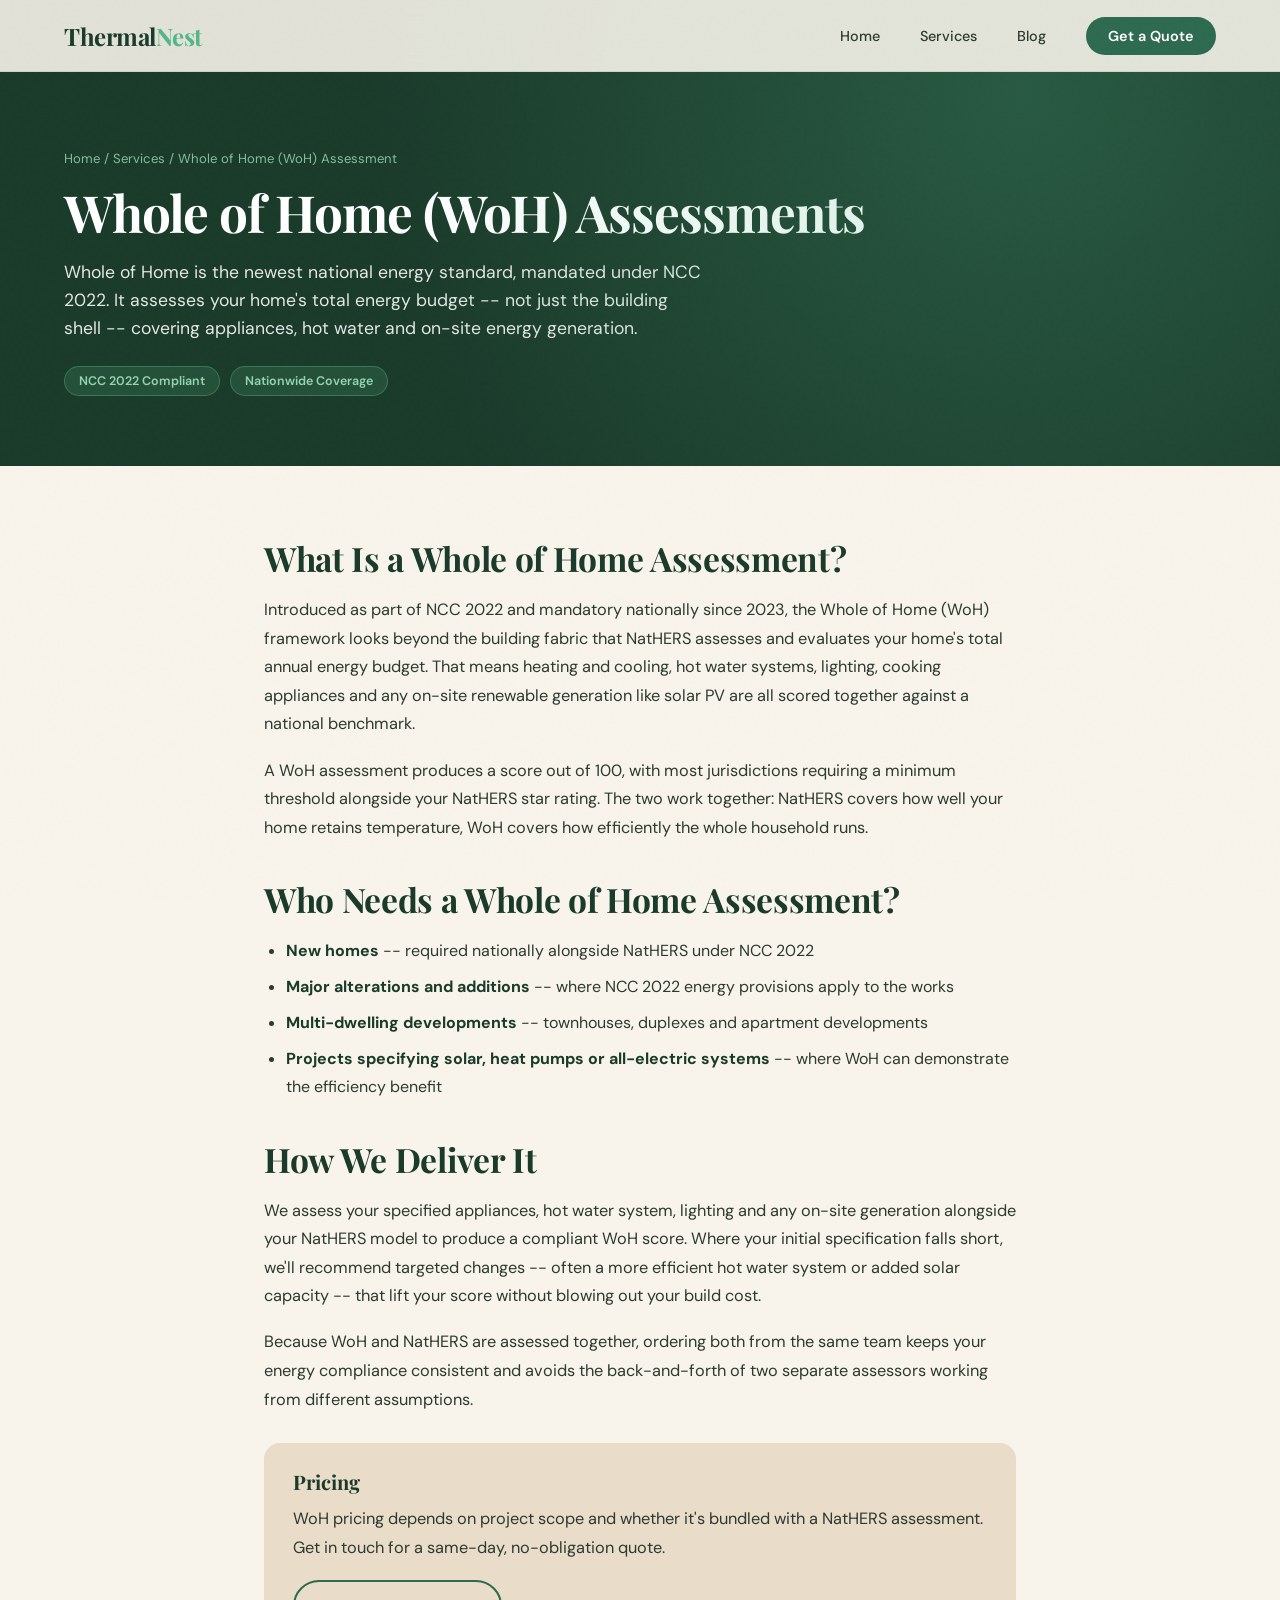
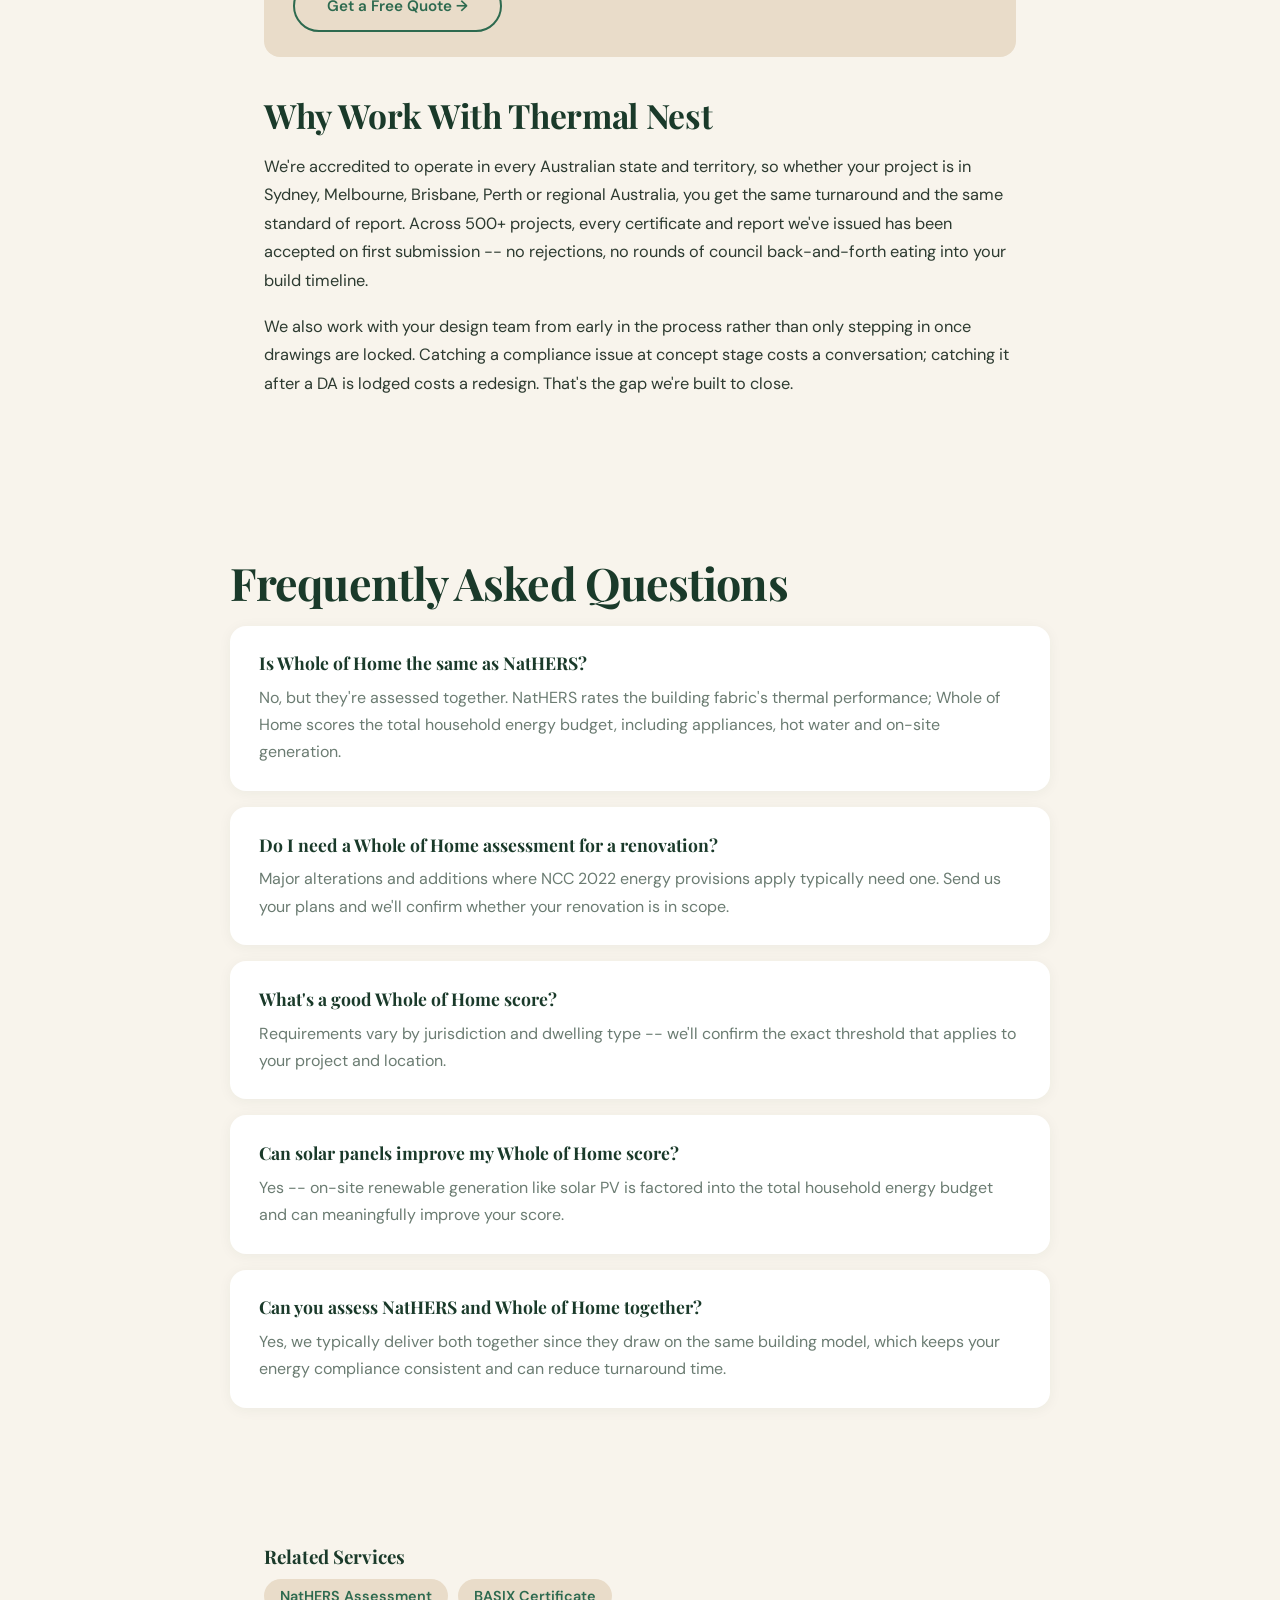
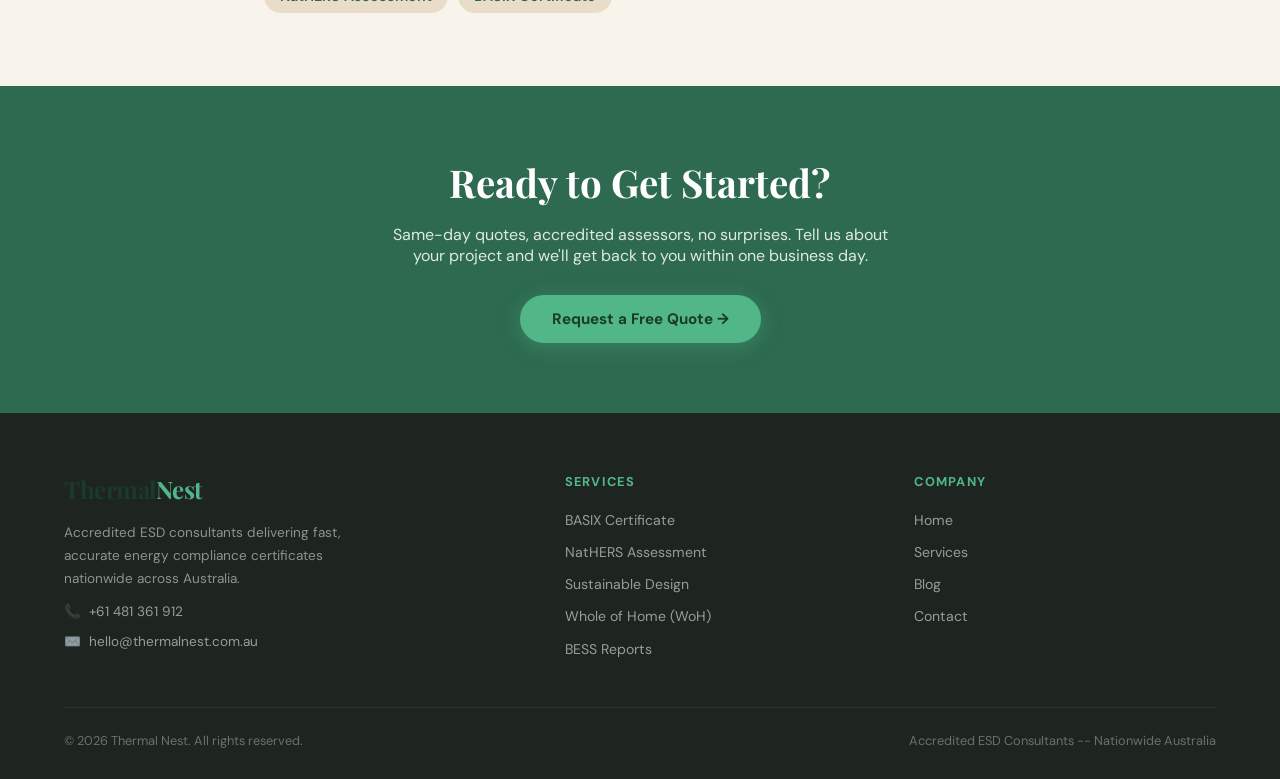
<file: services/whole-of-home-assessment.html>
<!DOCTYPE html>
<html lang="en">
<head>
  <meta charset="UTF-8" />
  <meta name="viewport" content="width=device-width, initial-scale=1.0" />
  <title>Whole of Home (WoH) Assessment | Thermal Nest</title>
  <meta name="description" content="Whole of Home assessments under NCC 2022, covering total household energy use for new homes and major renovations nationwide." />
  <link rel="canonical" href="https://thermalnest.com.au/services/whole-of-home-assessment.html" />

  <!-- Open Graph -->
  <meta property="og:title" content="Whole of Home (WoH) Assessment | Thermal Nest" />
  <meta property="og:description" content="Whole of Home assessments under NCC 2022, covering total household energy use for new homes and major renovations nationwide." />
  <meta property="og:url" content="https://thermalnest.com.au/services/whole-of-home-assessment.html" />
  <meta property="og:type" content="website" />
  <meta property="og:image" content="https://thermalnest.com.au/office-lady.png" />

  <!-- Twitter Card -->
  <meta name="twitter:card" content="summary_large_image" />
  <meta name="twitter:title" content="Whole of Home (WoH) Assessment | Thermal Nest" />
  <meta name="twitter:description" content="Whole of Home assessments under NCC 2022, covering total household energy use for new homes and major renovations nationwide." />

  <!-- Favicon -->
  <link rel="icon" type="image/svg+xml" href="/favicon.svg" />

  <!-- Schema: Service -->
  <script type="application/ld+json">
  {
    "@context": "https://schema.org",
    "@type": "Service",
    "serviceType": "Whole of Home Assessment",
    "provider": {
      "@type": "ProfessionalService",
      "name": "Thermal Nest",
      "url": "https://thermalnest.com.au"
    },
    "areaServed": { "@type": "Country", "name": "Australia" },
    "description": "Whole of Home (WoH) assessments evaluating total household energy budget under NCC 2022 for new homes and renovations across Australia."
  }
  </script>

  <!-- Schema: FAQPage -->
  <script type="application/ld+json">
  {
    "@context": "https://schema.org",
    "@type": "FAQPage",
    "mainEntity": [
      {
        "@type": "Question",
        "name": "Is Whole of Home the same as NatHERS?",
        "acceptedAnswer": { "@type": "Answer", "text": "No, but they're assessed together. NatHERS rates the building fabric's thermal performance; Whole of Home scores the total household energy budget, including appliances, hot water and on-site generation." }
      },
      {
        "@type": "Question",
        "name": "Do I need a Whole of Home assessment for a renovation?",
        "acceptedAnswer": { "@type": "Answer", "text": "Major alterations and additions where NCC 2022 energy provisions apply typically need one. Send us your plans and we'll confirm whether your renovation is in scope." }
      },
      {
        "@type": "Question",
        "name": "What's a good Whole of Home score?",
        "acceptedAnswer": { "@type": "Answer", "text": "Requirements vary by jurisdiction and dwelling type -- we'll confirm the exact threshold that applies to your project and location." }
      },
      {
        "@type": "Question",
        "name": "Can solar panels improve my Whole of Home score?",
        "acceptedAnswer": { "@type": "Answer", "text": "Yes -- on-site renewable generation like solar PV is factored into the total household energy budget and can meaningfully improve your score." }
      },
      {
        "@type": "Question",
        "name": "Can you assess NatHERS and Whole of Home together?",
        "acceptedAnswer": { "@type": "Answer", "text": "Yes, we typically deliver both together since they draw on the same building model, which keeps your energy compliance consistent and can reduce turnaround time." }
      }
    ]
  }
  </script>

  <link rel="preconnect" href="https://fonts.googleapis.com">
  <link rel="preconnect" href="https://fonts.gstatic.com" crossorigin>
  <link href="https://fonts.googleapis.com/css2?family=Playfair+Display:wght@400;600;700&family=DM+Sans:wght@300;400;500;600&display=swap" rel="stylesheet">
  <style>
    *, *::before, *::after { box-sizing: border-box; margin: 0; padding: 0; }
    :root {
      --forest: #1a3a2a; --leaf: #2d6a4f; --sage: #52b788; --mint: #95d5b2;
      --cream: #f8f4ec; --sand: #e9dcc9; --charcoal: #1e2420;
      --white: #ffffff; --text: #2c3a30; --muted: #6b7c72;
      --font-display: 'Playfair Display', Georgia, serif;
      --font-body: 'DM Sans', sans-serif;
      --radius: 16px;
      --transition: all 0.4s cubic-bezier(0.25, 0.46, 0.45, 0.94);
    }
    html { scroll-behavior: smooth; }
    body { font-family: var(--font-body); color: var(--text); background: var(--cream); overflow-x: hidden; }
    body::before {
      content: ''; position: fixed; inset: 0;
      background-image: url("data:image/svg+xml,%3Csvg viewBox='0 0 256 256' xmlns='http://www.w3.org/2000/svg'%3E%3Cfilter id='noise'%3E%3CfeTurbulence type='fractalNoise' baseFrequency='0.9' numOctaves='4' stitchTiles='stitch'/%3E%3C/filter%3E%3Crect width='100%25' height='100%25' filter='url(%23noise)' opacity='0.04'/%3E%3C/svg%3E");
      pointer-events: none; z-index: 9999; opacity: 0.4;
    }

    /* NAV */
    nav {
      position: fixed; top: 0; left: 0; right: 0; z-index: 1000;
      padding: 0 5%; height: 72px; display: flex; align-items: center; justify-content: space-between;
      background: rgba(248,244,236,0.9); backdrop-filter: blur(16px);
      border-bottom: 1px solid rgba(45,106,79,0.12); transition: var(--transition);
    }
    nav.scrolled { background: rgba(248,244,236,0.97); box-shadow: 0 4px 30px rgba(26,58,42,0.08); }
    .nav-logo { font-family: var(--font-display); font-size: 1.5rem; font-weight: 700; color: var(--forest); text-decoration: none; letter-spacing: -0.02em; }
    .nav-logo span { color: var(--sage); }
    .nav-links { display: flex; gap: 2.5rem; list-style: none; }
    .nav-links a { text-decoration: none; color: var(--text); font-size: 0.9rem; font-weight: 500; position: relative; transition: color 0.3s; }
    .nav-links a::after { content: ''; position: absolute; bottom: -4px; left: 0; width: 0; height: 2px; background: var(--sage); transition: width 0.3s; border-radius: 2px; }
    .nav-links a:hover { color: var(--leaf); }
    .nav-links a:hover::after { width: 100%; }
    .nav-cta { background: var(--leaf); color: var(--white) !important; padding: 10px 22px; border-radius: 100px; font-weight: 600 !important; }
    .nav-cta:hover { background: var(--forest) !important; transform: translateY(-1px); }
    .nav-cta::after { display: none !important; }
    .hamburger { display: none; flex-direction: column; gap: 5px; cursor: pointer; background: none; border: none; padding: 4px; }
    .hamburger span { display: block; width: 24px; height: 2px; background: var(--forest); border-radius: 2px; }

    .page { display: none; }
    .page.active { display: block; }

    /* HERO – full bleed photo */
    .hero { min-height: 100vh; position: relative; display: flex; align-items: center; overflow: hidden; }
    .hero-photo {
      position: absolute; inset: 0;
      background: url('https://images.unsplash.com/photo-1618221195710-dd6b41faaea6?w=1800&q=80') center/cover no-repeat;
    }
    .hero-photo::after {
      content: ''; position: absolute; inset: 0;
      background: linear-gradient(100deg, rgba(15,32,20,0.85) 0%, rgba(26,58,42,0.70) 45%, rgba(26,58,42,0.2) 100%);
    }
    .hero-content { position: relative; z-index: 1; padding: 140px 5% 80px; max-width: 680px; }
    .hero-badge {
      display: inline-flex; align-items: center; gap: 8px;
      background: rgba(82,183,136,0.18); border: 1px solid rgba(82,183,136,0.4);
      color: var(--mint); font-size: 0.78rem; font-weight: 600; letter-spacing: 0.1em; text-transform: uppercase;
      padding: 8px 16px; border-radius: 100px; margin-bottom: 1.8rem;
      opacity: 0; animation: fadeUp 0.6s ease forwards 0.2s;
    }
    .hero-badge::before { content: ''; width: 8px; height: 8px; background: var(--sage); border-radius: 50%; animation: pulse 2s ease infinite; }
    @keyframes pulse { 0%,100%{opacity:1;transform:scale(1)} 50%{opacity:.6;transform:scale(1.3)} }
    .hero h1 {
      font-family: var(--font-display); font-size: clamp(2.6rem, 5.5vw, 4.2rem);
      font-weight: 700; line-height: 1.12; color: var(--white); letter-spacing: -0.03em; margin-bottom: 1.5rem;
      opacity: 0; animation: fadeUp 0.7s ease forwards 0.4s;
    }
    .hero h1 em { font-style: normal; color: var(--mint); position: relative; }
    .hero h1 em::after {
      content: ''; position: absolute; bottom: 2px; left: 0; right: 0; height: 3px;
      background: linear-gradient(90deg, var(--sage), var(--mint)); border-radius: 2px;
      transform: scaleX(0); transform-origin: left; animation: lineReveal 0.6s ease forwards 1.2s;
    }
    @keyframes lineReveal { to { transform: scaleX(1); } }
    .hero p { font-size: 1.1rem; line-height: 1.75; color: rgba(255,255,255,0.78); max-width: 500px; margin-bottom: 2.5rem; opacity: 0; animation: fadeUp 0.7s ease forwards 0.6s; }
    .hero-actions { display: flex; gap: 1rem; flex-wrap: wrap; opacity: 0; animation: fadeUp 0.7s ease forwards 0.8s; }
    .hero-scroll { position: absolute; bottom: 2rem; left: 50%; transform: translateX(-50%); z-index: 1; display: flex; flex-direction: column; align-items: center; gap: 6px; color: rgba(255,255,255,0.5); font-size: 0.72rem; letter-spacing: 0.1em; text-transform: uppercase; opacity: 0; animation: fadeIn 1s ease forwards 1.5s; }
    .hero-scroll-line { width: 1px; height: 40px; background: linear-gradient(to bottom, rgba(255,255,255,0.4), transparent); animation: scrollPulse 2s ease infinite; }
    @keyframes scrollPulse { 0%,100%{opacity:.4} 50%{opacity:1} }

    /* BUTTONS */
    .btn-primary { background: var(--sage); color: var(--forest); border: none; padding: 14px 32px; border-radius: 100px; font-family: var(--font-body); font-size: 0.95rem; font-weight: 700; cursor: pointer; text-decoration: none; display: inline-flex; align-items: center; gap: 8px; transition: var(--transition); box-shadow: 0 4px 20px rgba(82,183,136,0.35); }
    .btn-primary:hover { background: var(--mint); transform: translateY(-2px); }
    .btn-secondary { background: transparent; color: var(--white); border: 2px solid rgba(255,255,255,0.5); padding: 14px 32px; border-radius: 100px; font-family: var(--font-body); font-size: 0.95rem; font-weight: 600; cursor: pointer; text-decoration: none; display: inline-flex; align-items: center; gap: 8px; transition: var(--transition); }
    .btn-secondary:hover { border-color: var(--white); background: rgba(255,255,255,0.1); transform: translateY(-2px); }
    .btn-dark { background: var(--leaf); color: var(--white); border: none; padding: 14px 32px; border-radius: 100px; font-family: var(--font-body); font-size: 0.95rem; font-weight: 600; cursor: pointer; text-decoration: none; display: inline-flex; align-items: center; gap: 8px; transition: var(--transition); box-shadow: 0 4px 20px rgba(45,106,79,0.25); }
    .btn-dark:hover { background: var(--forest); transform: translateY(-2px); }
    .btn-outline-dark { background: transparent; color: var(--leaf); border: 2px solid var(--leaf); padding: 14px 32px; border-radius: 100px; font-family: var(--font-body); font-size: 0.95rem; font-weight: 600; cursor: pointer; text-decoration: none; display: inline-flex; align-items: center; gap: 8px; transition: var(--transition); }
    .btn-outline-dark:hover { background: var(--leaf); color: var(--white); transform: translateY(-2px); }

    /* SECTIONS */
    section { padding: 80px 5%; }
    .section-label { display: inline-block; font-size: 0.75rem; font-weight: 700; letter-spacing: 0.12em; text-transform: uppercase; color: var(--sage); margin-bottom: 1rem; }
    .section-title { font-family: var(--font-display); font-size: clamp(1.8rem, 3.5vw, 2.8rem); font-weight: 700; color: var(--forest); line-height: 1.2; letter-spacing: -0.02em; margin-bottom: 1rem; }
    .section-sub { font-size: 1rem; color: var(--muted); line-height: 1.7; max-width: 560px; }

    /* WHO WE ARE */
    .who-section { padding: 80px 5%; display: grid; grid-template-columns: 1fr 1fr; gap: 5rem; align-items: center; background: var(--white); }
    .who-content p { font-size: 1rem; color: var(--muted); line-height: 1.8; margin-bottom: 1.1rem; }
    .who-pills { display: flex; flex-wrap: wrap; gap: 10px; margin-top: 1.8rem; }
    .who-pill { background: rgba(82,183,136,0.1); color: var(--leaf); border: 1px solid rgba(82,183,136,0.25); font-size: 0.82rem; font-weight: 600; padding: 6px 16px; border-radius: 100px; }
    .who-photo { position: relative; border-radius: 24px; overflow: hidden; height: 460px; box-shadow: 0 24px 60px rgba(26,58,42,0.15); }
    .who-photo img { width: 100%; height: 100%; object-fit: cover; display: block; }
    .who-photo-badge { position: absolute; bottom: 24px; left: 24px; background: var(--white); border-radius: 14px; padding: 14px 20px; box-shadow: 0 8px 24px rgba(26,58,42,0.15); display: flex; align-items: center; gap: 12px; }
    .who-photo-badge-icon { width: 40px; height: 40px; background: rgba(82,183,136,0.15); border-radius: 10px; display: flex; align-items: center; justify-content: center; font-size: 1.1rem; }
    .who-photo-badge strong { display: block; font-size: 0.88rem; color: var(--forest); }
    .who-photo-badge span { font-size: 0.75rem; color: var(--muted); }

    /* HOW IT WORKS */
    .steps-grid { display: grid; grid-template-columns: repeat(3,1fr); gap: 2rem; margin-top: 3rem; }
    .step-card { background: var(--white); border-radius: var(--radius); padding: 2.5rem 2rem; border: 1px solid rgba(82,183,136,0.15); transition: var(--transition); position: relative; overflow: hidden; }
    .step-card:hover { transform: translateY(-6px); box-shadow: 0 20px 40px rgba(26,58,42,0.1); }
    .step-num { font-family: var(--font-display); font-size: 4rem; font-weight: 700; color: rgba(82,183,136,0.15); line-height: 1; margin-bottom: 1rem; }
    .step-card h3 { font-family: var(--font-display); font-size: 1.2rem; color: var(--forest); margin-bottom: 0.75rem; }
    .step-card p { font-size: 0.9rem; color: var(--muted); line-height: 1.7; }

    /* WHY CHOOSE US */
    .why-section { background: var(--forest); padding: 80px 5%; }
    .why-section .section-label { color: var(--mint); }
    .why-section .section-title { color: var(--white); }
    .why-section .section-sub { color: rgba(255,255,255,0.65); }
    .why-grid { display: grid; grid-template-columns: repeat(3,1fr); gap: 1.5rem; margin-top: 3rem; }
    .why-card { background: rgba(255,255,255,0.06); border: 1px solid rgba(255,255,255,0.1); border-radius: 20px; padding: 2rem 1.8rem; transition: var(--transition); }
    .why-card:hover { background: rgba(82,183,136,0.1); border-color: rgba(82,183,136,0.3); transform: translateY(-4px); }
    .why-icon { font-size: 2rem; margin-bottom: 1.2rem; }
    .why-card h3 { font-family: var(--font-display); font-size: 1.1rem; color: var(--white); margin-bottom: 0.6rem; }
    .why-card p { font-size: 0.88rem; color: rgba(255,255,255,0.6); line-height: 1.7; }

    /* BLOG CAROUSEL */
    .blog-carousel-section { padding: 80px 5%; background: var(--cream); }
    .carousel-header { display: flex; justify-content: space-between; align-items: flex-end; flex-wrap: wrap; gap: 1rem; margin-bottom: 3rem; }
    .carousel-track-wrap { overflow: hidden; position: relative; }
    .carousel-track-wrap::before, .carousel-track-wrap::after { content: ''; position: absolute; top: 0; bottom: 0; width: 80px; z-index: 2; pointer-events: none; }
    .carousel-track-wrap::before { left: 0; background: linear-gradient(to right, var(--cream), transparent); }
    .carousel-track-wrap::after { right: 0; background: linear-gradient(to left, var(--cream), transparent); }
    .carousel-track { display: flex; gap: 1.5rem; animation: scrollCarousel 24s linear infinite; width: max-content; }
    .carousel-track:hover { animation-play-state: paused; }
    @keyframes scrollCarousel { 0%{transform:translateX(0)} 100%{transform:translateX(-50%)} }
    .carousel-card { width: 300px; flex-shrink: 0; background: var(--white); border-radius: 20px; overflow: hidden; border: 1px solid rgba(82,183,136,0.12); transition: var(--transition); cursor: pointer; }
    .carousel-card:hover { transform: translateY(-6px); box-shadow: 0 16px 48px rgba(26,58,42,0.12); }
    .carousel-thumb { height: 150px; background: linear-gradient(135deg, var(--forest), var(--leaf)); display: flex; align-items: center; justify-content: center; font-size: 2.5rem; position: relative; overflow: hidden; }
    .carousel-thumb-2 { background: linear-gradient(135deg, #2d5016, var(--leaf)); }
    .carousel-thumb-3 { background: linear-gradient(135deg, var(--leaf), #1a4a6a); }
    .carousel-thumb-4 { background: linear-gradient(135deg, #1a3a2a, #2d5a3a); }
    .carousel-thumb-5 { background: linear-gradient(135deg, #2d4a1a, var(--leaf)); }
    .carousel-body { padding: 1.3rem; }
    .carousel-meta { display: flex; align-items: center; gap: 8px; margin-bottom: 0.6rem; }
    .carousel-cat { font-size: 0.7rem; font-weight: 700; letter-spacing: 0.08em; text-transform: uppercase; color: var(--sage); background: rgba(82,183,136,0.1); padding: 3px 10px; border-radius: 100px; }
    .carousel-date { font-size: 0.74rem; color: var(--muted); }
    .carousel-card h3 { font-family: var(--font-display); font-size: 0.98rem; color: var(--forest); line-height: 1.4; margin-bottom: 0.5rem; }
    .carousel-card p { font-size: 0.81rem; color: var(--muted); line-height: 1.6; }
    .carousel-read { display: inline-flex; align-items: center; gap: 5px; margin-top: 0.8rem; font-size: 0.8rem; font-weight: 600; color: var(--leaf); text-decoration: none; transition: gap 0.2s; }
    .carousel-read:hover { gap: 9px; }

    /* CTA */
    .cta-section { text-align: center; background: linear-gradient(160deg, rgba(82,183,136,0.08) 0%, transparent 80%); }

    /* SERVICES */
    .services-hero { padding: 140px 5% 60px; background: linear-gradient(160deg, var(--forest) 0%, var(--leaf) 100%); position: relative; overflow: hidden; }
    .services-hero::before { content:''; position:absolute; width:600px; height:600px; border-radius:50%; background:rgba(82,183,136,0.1); top:-200px; right:-200px; }
    .services-hero h1 { font-family:var(--font-display); font-size:clamp(2rem,4vw,3rem); color:var(--white); font-weight:700; letter-spacing:-0.02em; position:relative; }
    .services-hero p { color:rgba(255,255,255,0.75); font-size:1.05rem; margin-top:1rem; max-width:500px; line-height:1.7; position:relative; }
    .services-grid { display:grid; grid-template-columns:repeat(2,1fr); gap:1.5rem; margin-top:3rem; }
    .service-card { background:var(--white); border-radius:20px; padding:2.5rem; border:1px solid rgba(82,183,136,0.15); position:relative; overflow:hidden; transition:var(--transition); }
    .service-card:hover { transform:translateY(-4px); box-shadow:0 16px 48px rgba(26,58,42,0.12); border-color:rgba(82,183,136,0.35); }
    .service-card.featured { grid-column:span 2; background:linear-gradient(135deg,var(--forest) 0%,var(--leaf) 100%); }
    .service-icon { width:52px; height:52px; border-radius:14px; display:flex; align-items:center; justify-content:center; font-size:1.4rem; margin-bottom:1.5rem; background:rgba(82,183,136,0.12); }
    .service-card.featured .service-icon { background:rgba(255,255,255,0.15); }
    .service-card h3 { font-family:var(--font-display); font-size:1.25rem; color:var(--forest); margin-bottom:0.75rem; font-weight:600; }
    .service-card.featured h3 { color:var(--white); }
    .service-card p { font-size:0.9rem; color:var(--muted); line-height:1.7; }
    .service-card.featured p { color:rgba(255,255,255,0.8); }
    .service-tag { display:inline-block; margin-top:1.2rem; font-size:0.75rem; font-weight:600; letter-spacing:0.06em; text-transform:uppercase; color:var(--sage); background:rgba(82,183,136,0.1); padding:5px 12px; border-radius:100px; }
    .service-card.featured .service-tag { color:var(--mint); background:rgba(255,255,255,0.12); }
    .service-stripe { position:absolute; bottom:0; right:0; width:80px; height:80px; background:linear-gradient(135deg,transparent 50%,rgba(82,183,136,0.08) 50%); }

    /* BLOG PAGE */
    .blog-hero { padding:140px 5% 60px; background:var(--cream); }
    .blog-grid { display:grid; grid-template-columns:repeat(3,1fr); gap:1.5rem; margin-top:3rem; }
    .blog-card { background:var(--white); border-radius:20px; overflow:hidden; border:1px solid rgba(82,183,136,0.1); transition:var(--transition); }
    .blog-card:hover { transform:translateY(-4px); box-shadow:0 16px 48px rgba(26,58,42,0.1); }
    .blog-thumb { height:180px; background:linear-gradient(135deg,var(--forest),var(--leaf)); display:flex; align-items:center; justify-content:center; font-size:3rem; position:relative; overflow:hidden; }
    .blog-thumb::after { content:''; position:absolute; inset:0; background:linear-gradient(0deg,rgba(26,58,42,0.4) 0%,transparent 60%); }
    .blog-thumb-2 { background:linear-gradient(135deg,#2d5016,var(--leaf)); }
    .blog-thumb-3 { background:linear-gradient(135deg,var(--leaf),#1a4a6a); }
    .blog-body { padding:1.5rem; }
    .blog-meta { display:flex; align-items:center; gap:8px; margin-bottom:0.75rem; }
    .blog-cat { font-size:0.72rem; font-weight:700; letter-spacing:0.08em; text-transform:uppercase; color:var(--sage); background:rgba(82,183,136,0.1); padding:3px 10px; border-radius:100px; }
    .blog-date { font-size:0.78rem; color:var(--muted); }
    .blog-card h3 { font-family:var(--font-display); font-size:1.05rem; color:var(--forest); line-height:1.4; margin-bottom:0.6rem; }
    .blog-card p { font-size:0.85rem; color:var(--muted); line-height:1.65; }
    .blog-read { display:inline-flex; align-items:center; gap:6px; margin-top:1rem; font-size:0.82rem; font-weight:600; color:var(--leaf); text-decoration:none; transition:gap 0.2s; }
    .blog-read:hover { gap:10px; }

    /* CONTACT */
    .contact-layout { padding:140px 5% 80px; display:grid; grid-template-columns:1fr 1.2fr; gap:5rem; align-items:start; }
    .contact-info h1 { font-family:var(--font-display); font-size:clamp(2rem,4vw,3rem); color:var(--forest); font-weight:700; letter-spacing:-0.02em; margin-bottom:1rem; }
    .contact-info p { font-size:1rem; color:var(--muted); line-height:1.75; margin-bottom:2.5rem; }
    .contact-items { display:flex; flex-direction:column; gap:1.2rem; }
    .contact-item { display:flex; align-items:center; gap:1rem; padding:1.2rem 1.5rem; background:var(--white); border-radius:14px; border:1px solid rgba(82,183,136,0.12); }
    .contact-item-icon { width:44px; height:44px; background:rgba(82,183,136,0.12); border-radius:12px; display:flex; align-items:center; justify-content:center; font-size:1.1rem; flex-shrink:0; }
    .contact-item-text strong { display:block; font-size:0.82rem; font-weight:700; text-transform:uppercase; letter-spacing:0.08em; color:var(--muted); margin-bottom:2px; }
    .contact-item-text span { font-size:0.95rem; color:var(--text); font-weight:500; }
    .contact-form { background:var(--white); border-radius:24px; padding:3rem; box-shadow:0 20px 60px rgba(26,58,42,0.08); border:1px solid rgba(82,183,136,0.12); }
    .contact-form h2 { font-family:var(--font-display); font-size:1.6rem; color:var(--forest); margin-bottom:2rem; font-weight:700; }
    .form-row { display:grid; grid-template-columns:1fr 1fr; gap:1rem; }
    .form-group { display:flex; flex-direction:column; gap:6px; margin-bottom:1.2rem; }
    .form-group label { font-size:0.82rem; font-weight:600; color:var(--text); }
    .form-group input, .form-group select, .form-group textarea { font-family:var(--font-body); font-size:0.92rem; color:var(--text); background:var(--cream); border:1.5px solid rgba(82,183,136,0.2); border-radius:10px; padding:12px 16px; transition:border-color 0.3s, box-shadow 0.3s; outline:none; width:100%; }
    .form-group input:focus, .form-group select:focus, .form-group textarea:focus { border-color:var(--sage); box-shadow:0 0 0 3px rgba(82,183,136,0.1); background:var(--white); }
    .form-group textarea { resize:vertical; min-height:120px; }
    .form-submit { width:100%; background:var(--leaf); color:var(--white); border:none; padding:15px; border-radius:12px; font-family:var(--font-body); font-size:1rem; font-weight:600; cursor:pointer; transition:var(--transition); box-shadow:0 4px 20px rgba(45,106,79,0.25); margin-top:0.5rem; }
    .form-submit:hover { background:var(--forest); transform:translateY(-2px); }
    .form-success { display:none; text-align:center; padding:3rem 2rem; }
    .form-success .check { width:64px; height:64px; background:rgba(82,183,136,0.15); border-radius:50%; display:flex; align-items:center; justify-content:center; margin:0 auto 1.5rem; font-size:1.8rem; }
    .form-success h3 { font-family:var(--font-display); font-size:1.4rem; color:var(--forest); margin-bottom:0.5rem; }
    .form-success p { color:var(--muted); font-size:0.9rem; }

    /* FOOTER */
    footer { background:var(--charcoal); padding:60px 5% 30px; }
    .footer-top { display:grid; grid-template-columns:1.5fr 1fr 1fr; gap:3rem; padding-bottom:3rem; border-bottom:1px solid rgba(255,255,255,0.08); }
    .footer-brand p { color:rgba(255,255,255,0.5); font-size:0.85rem; line-height:1.7; margin-top:1rem; max-width:280px; }
    .footer-contact-line { display:flex; align-items:center; gap:8px; margin-top:0.8rem; font-size:0.85rem; color:rgba(255,255,255,0.55); text-decoration:none; transition:color 0.3s; }
    .footer-contact-line:hover { color:var(--mint); }
    .footer-col h4 { font-size:0.8rem; font-weight:700; letter-spacing:0.1em; text-transform:uppercase; color:var(--sage); margin-bottom:1.2rem; }
    .footer-col ul { list-style:none; display:flex; flex-direction:column; gap:0.7rem; }
    .footer-col ul li a { color:rgba(255,255,255,0.55); text-decoration:none; font-size:0.88rem; transition:color 0.3s; }
    .footer-col ul li a:hover { color:var(--mint); }
    .footer-bottom { padding-top:1.5rem; display:flex; justify-content:space-between; align-items:center; }
    .footer-bottom p { color:rgba(255,255,255,0.35); font-size:0.8rem; }

    /* FILE UPLOAD */
    .file-upload-area {
      border: 2px dashed rgba(82,183,136,0.35); border-radius: 12px;
      padding: 1.5rem; text-align: center; cursor: pointer;
      background: rgba(82,183,136,0.04); transition: var(--transition);
    }
    .file-upload-area:hover { border-color: var(--sage); background: rgba(82,183,136,0.08); }
    .file-upload-area.dragover { border-color: var(--leaf); background: rgba(82,183,136,0.12); }
    .file-upload-icon { font-size: 1.6rem; margin-bottom: 6px; }
    .file-upload-text { font-size: 0.88rem; font-weight: 600; color: var(--leaf); }
    .file-upload-sub { font-size: 0.76rem; color: var(--muted); margin-top: 3px; }

    /* ANIMATIONS */
    @keyframes fadeUp { from{opacity:0;transform:translateY(24px)} to{opacity:1;transform:translateY(0)} }
    @keyframes fadeIn { from{opacity:0} to{opacity:1} }
    .reveal { opacity:0; transform:translateY(30px); transition:opacity 0.7s ease, transform 0.7s ease; }
    .reveal.visible { opacity:1; transform:translateY(0); }

    /* RESPONSIVE */
    @media (max-width:900px) {
      .who-section { grid-template-columns:1fr; }
      .who-photo { height:300px; }
      .steps-grid, .why-grid { grid-template-columns:1fr; }
      .services-grid { grid-template-columns:1fr; }
      .service-card.featured { grid-column:span 1; }
      .blog-grid { grid-template-columns:1fr; }
      .contact-layout { grid-template-columns:1fr; gap:2rem; padding-top:100px; }
      .form-row { grid-template-columns:1fr; }
      .footer-top { grid-template-columns:1fr; gap:2rem; }
      .nav-links { display:none; }
      .hamburger { display:flex; }
      .carousel-header { flex-direction:column; align-items:flex-start; }
    }
    @media (max-width:600px) {
      .why-grid { grid-template-columns:1fr; }
    }

    /* --- Added for multi-page templates --- */
    .page-hero { background: var(--forest); padding: 150px 5% 70px; position: relative; overflow: hidden; }
    .page-hero::after { content:''; position:absolute; inset:0; background: radial-gradient(circle at 80% 20%, rgba(82,183,136,0.25), transparent 60%); }
    .page-hero-inner { position: relative; max-width: 900px; }
    .breadcrumb { font-size: 0.82rem; color: var(--mint); margin-bottom: 1rem; opacity:0.85; }
    .breadcrumb a { color: var(--mint); text-decoration: none; }
    .breadcrumb a:hover { text-decoration: underline; }
    .page-hero h1 { font-family: var(--font-display); color: var(--white); font-size: clamp(2rem, 4.5vw, 3.2rem); line-height: 1.15; letter-spacing: -0.02em; margin-bottom: 1rem; }
    .page-hero-lead { color: rgba(255,255,255,0.88); font-size: 1.1rem; max-width: 640px; line-height: 1.6; }
    .page-hero-badges { display:flex; gap:10px; flex-wrap:wrap; margin-top:1.5rem; }
    .page-hero-badges span { background: rgba(82,183,136,0.18); border:1px solid rgba(82,183,136,0.4); color: var(--mint); font-size:0.78rem; font-weight:600; padding:6px 14px; border-radius:100px; }

    .prose-section { padding: 70px 5%; max-width: 880px; margin: 0 auto; }
    .prose-section h2 { font-family: var(--font-display); color: var(--forest); font-size: clamp(1.5rem, 3vw, 2.1rem); margin: 2.2rem 0 1rem; letter-spacing: -0.01em; }
    .prose-section h2:first-child { margin-top: 0; }
    .prose-section h3 { font-family: var(--font-display); color: var(--forest); font-size: 1.25rem; margin: 1.6rem 0 0.6rem; }
    .prose-section p { color: var(--text); line-height: 1.75; margin-bottom: 1.1rem; font-size: 1.02rem; }
    .prose-section ul, .prose-section ol { color: var(--text); line-height: 1.75; margin: 0 0 1.2rem 1.4rem; }
    .prose-section li { margin-bottom: 0.5rem; }
    .prose-section strong { color: var(--forest); }

    .info-band { background: var(--sand); border-radius: var(--radius); padding: 1.6rem 1.8rem; margin: 1.8rem 0; }
    .info-band h3 { margin-top:0 !important; }

    .faq-section { background: var(--cream); padding: 70px 5%; }
    .faq-inner { max-width: 820px; margin: 0 auto; }
    .faq-item { background: var(--white); border-radius: var(--radius); padding: 1.6rem 1.8rem; margin-bottom: 1rem; box-shadow: 0 2px 14px rgba(26,58,42,0.05); }
    .faq-item h3 { font-family: var(--font-display); color: var(--forest); font-size: 1.1rem; margin-bottom: 0.6rem; }
    .faq-item p { color: var(--muted); line-height: 1.7; margin: 0; }

    .cta-band { background: var(--leaf); padding: 70px 5%; text-align: center; }
    .cta-band h2 { font-family: var(--font-display); color: var(--white); font-size: clamp(1.6rem, 3.5vw, 2.4rem); margin-bottom: 1rem; }
    .cta-band p { color: rgba(255,255,255,0.85); margin-bottom: 1.8rem; max-width: 520px; margin-left:auto; margin-right:auto; }

    .related-links { padding: 50px 5% 80px; max-width: 880px; margin: 0 auto; }
    .related-links h3 { font-family: var(--font-display); color: var(--forest); margin-bottom: 1rem; }
    .related-links ul { list-style:none; display:flex; flex-wrap:wrap; gap: 10px; }
    .related-links a { color: var(--leaf); text-decoration:none; font-weight:600; background: var(--sand); padding: 8px 16px; border-radius:100px; font-size:0.9rem; }
    .related-links a:hover { background: var(--mint); }

  </style>

</head>
<body>

<nav id="navbar">
  <a href="/index.html" class="nav-logo">Thermal<span>Nest</span></a>
  <ul class="nav-links">
    <li><a href="/index.html">Home</a></li>
    <li><a href="/services/index.html">Services</a></li>
    <li><a href="/blog/index.html">Blog</a></li>
    <li><a href="/contact.html" class="nav-cta">Get a Quote</a></li>
  </ul>
  <button class="hamburger" onclick="document.querySelector('.nav-links').classList.toggle('open')" aria-label="Menu">
    <span></span><span></span><span></span>
  </button>
</nav>

<main>
  <section class="page-hero">
    <div class="page-hero-inner">
      <p class="breadcrumb"><a href="/index.html">Home</a> / <a href="/services/index.html">Services</a> / Whole of Home (WoH) Assessment</p>
      <h1>Whole of Home (WoH) Assessments</h1>
      <p class="page-hero-lead">Whole of Home is the newest national energy standard, mandated under NCC 2022. It assesses your home's total energy budget -- not just the building shell -- covering appliances, hot water and on-site energy generation.</p>
      <div class="page-hero-badges"><span>NCC 2022 Compliant</span><span>Nationwide Coverage</span></div>
    </div>
  </section>

  <section class="prose-section">

      <h2>What Is a Whole of Home Assessment?</h2>
      <p>Introduced as part of NCC 2022 and mandatory nationally since 2023, the Whole of Home (WoH) framework looks beyond the building fabric that NatHERS assesses and evaluates your home's total annual energy budget. That means heating and cooling, hot water systems, lighting, cooking appliances and any on-site renewable generation like solar PV are all scored together against a national benchmark.</p>
      <p>A WoH assessment produces a score out of 100, with most jurisdictions requiring a minimum threshold alongside your NatHERS star rating. The two work together: NatHERS covers how well your home retains temperature, WoH covers how efficiently the whole household runs.</p>

      <h2>Who Needs a Whole of Home Assessment?</h2>
      <ul>
        <li><strong>New homes</strong> -- required nationally alongside NatHERS under NCC 2022</li>
        <li><strong>Major alterations and additions</strong> -- where NCC 2022 energy provisions apply to the works</li>
        <li><strong>Multi-dwelling developments</strong> -- townhouses, duplexes and apartment developments</li>
        <li><strong>Projects specifying solar, heat pumps or all-electric systems</strong> -- where WoH can demonstrate the efficiency benefit</li>
      </ul>

      <h2>How We Deliver It</h2>
      <p>We assess your specified appliances, hot water system, lighting and any on-site generation alongside your NatHERS model to produce a compliant WoH score. Where your initial specification falls short, we'll recommend targeted changes -- often a more efficient hot water system or added solar capacity -- that lift your score without blowing out your build cost.</p>
      <p>Because WoH and NatHERS are assessed together, ordering both from the same team keeps your energy compliance consistent and avoids the back-and-forth of two separate assessors working from different assumptions.</p>

      <div class="info-band">
        <h3>Pricing</h3>
        <p>WoH pricing depends on project scope and whether it's bundled with a NatHERS assessment. Get in touch for a same-day, no-obligation quote.</p>
        <a href="/contact.html" class="btn-outline-dark">Get a Free Quote &rarr;</a>
      </div>

      <h2>Why Work With Thermal Nest</h2>
      <p>We're accredited to operate in every Australian state and territory, so whether your project is in Sydney, Melbourne, Brisbane, Perth or regional Australia, you get the same turnaround and the same standard of report. Across 500+ projects, every certificate and report we've issued has been accepted on first submission -- no rejections, no rounds of council back-and-forth eating into your build timeline.</p>
      <p>We also work with your design team from early in the process rather than only stepping in once drawings are locked. Catching a compliance issue at concept stage costs a conversation; catching it after a DA is lodged costs a redesign. That's the gap we're built to close.</p>

  </section>

  <section class="faq-section">
    <div class="faq-inner">
      <h2 class="section-title">Frequently Asked Questions</h2>
      <div class="faq-item">
        <h3>Is Whole of Home the same as NatHERS?</h3>
        <p>No, but they're assessed together. NatHERS rates the building fabric's thermal performance; Whole of Home scores the total household energy budget, including appliances, hot water and on-site generation.</p>
      </div>
      <div class="faq-item">
        <h3>Do I need a Whole of Home assessment for a renovation?</h3>
        <p>Major alterations and additions where NCC 2022 energy provisions apply typically need one. Send us your plans and we'll confirm whether your renovation is in scope.</p>
      </div>
      <div class="faq-item">
        <h3>What's a good Whole of Home score?</h3>
        <p>Requirements vary by jurisdiction and dwelling type -- we'll confirm the exact threshold that applies to your project and location.</p>
      </div>
      <div class="faq-item">
        <h3>Can solar panels improve my Whole of Home score?</h3>
        <p>Yes -- on-site renewable generation like solar PV is factored into the total household energy budget and can meaningfully improve your score.</p>
      </div>
      <div class="faq-item">
        <h3>Can you assess NatHERS and Whole of Home together?</h3>
        <p>Yes, we typically deliver both together since they draw on the same building model, which keeps your energy compliance consistent and can reduce turnaround time.</p>
      </div>
    </div>
  </section>

  <section class="related-links">
    <h3>Related Services</h3>
    <ul>
      <li><a href="/services/nathers-assessment.html">NatHERS Assessment</a></li>
      <li><a href="/services/basix-certificate.html">BASIX Certificate</a></li>
    </ul>
  </section>

  <section class="cta-band">
    <h2>Ready to Get Started?</h2>
    <p>Same-day quotes, accredited assessors, no surprises. Tell us about your project and we'll get back to you within one business day.</p>
    <a href="/contact.html" class="btn-primary">Request a Free Quote &rarr;</a>
  </section>
</main>

<footer>
  <div class="footer-top">
    <div class="footer-brand">
      <a href="/index.html" class="nav-logo">Thermal<span style="color:var(--sage)">Nest</span></a>
      <p>Accredited ESD consultants delivering fast, accurate energy compliance certificates nationwide across Australia.</p>
      <a href="tel:+61481361912" class="footer-contact-line">📞 &nbsp;+61 481 361 912</a>
      <a href="mailto:hello@thermalnest.com.au" class="footer-contact-line">✉️ &nbsp;hello@thermalnest.com.au</a>
    </div>
    <div class="footer-col">
      <h4>Services</h4>
      <ul>
        <li><a href="/services/basix-certificate.html">BASIX Certificate</a></li>
        <li><a href="/services/nathers-assessment.html">NatHERS Assessment</a></li>
        <li><a href="/services/sustainable-design-assessment.html">Sustainable Design</a></li>
        <li><a href="/services/whole-of-home-assessment.html">Whole of Home (WoH)</a></li>
        <li><a href="/services/bess-assessment.html">BESS Reports</a></li>
      </ul>
    </div>
    <div class="footer-col">
      <h4>Company</h4>
      <ul>
        <li><a href="/index.html">Home</a></li>
        <li><a href="/services/index.html">Services</a></li>
        <li><a href="/blog/index.html">Blog</a></li>
        <li><a href="/contact.html">Contact</a></li>
      </ul>
    </div>
  </div>
  <div class="footer-bottom">
    <p>© 2026 Thermal Nest. All rights reserved.</p>
    <p>Accredited ESD Consultants -- Nationwide Australia</p>
  </div>
</footer>

</body>
</html>
</file>
